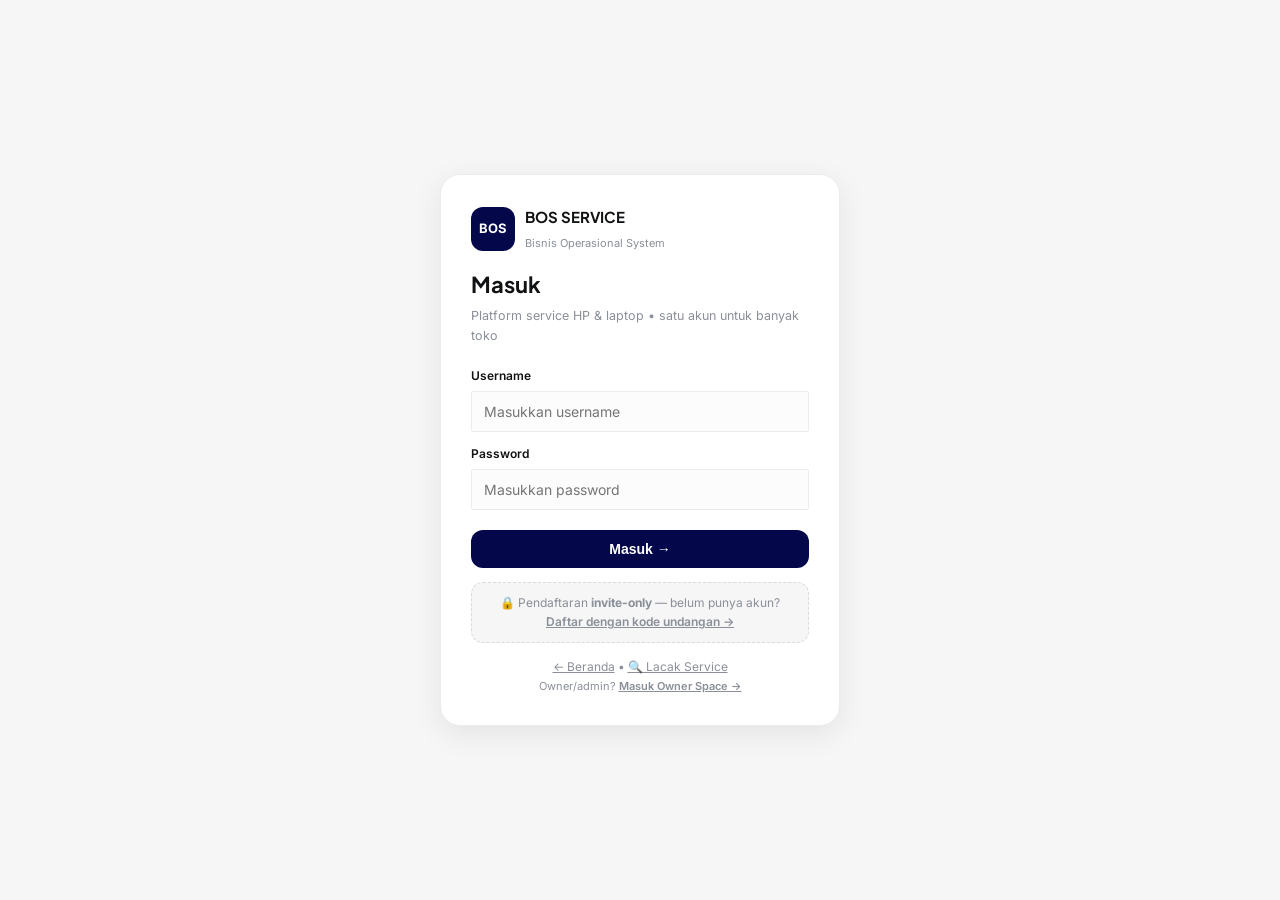
<file: index.html>
<!DOCTYPE html>
<html lang="id">
<head>
    <meta charset="UTF-8">
    <meta http-equiv="refresh" content="0;url=frontend/index.html">
    <title>Mengarahkan…</title>
    <script>location.replace("frontend/index.html");</script>
</head>
<body>
    <p style="font-family:sans-serif">File lama — <a href="frontend/index.html">klik di sini untuk buka aplikasi</a>.</p>
</body>
</html>
</file>
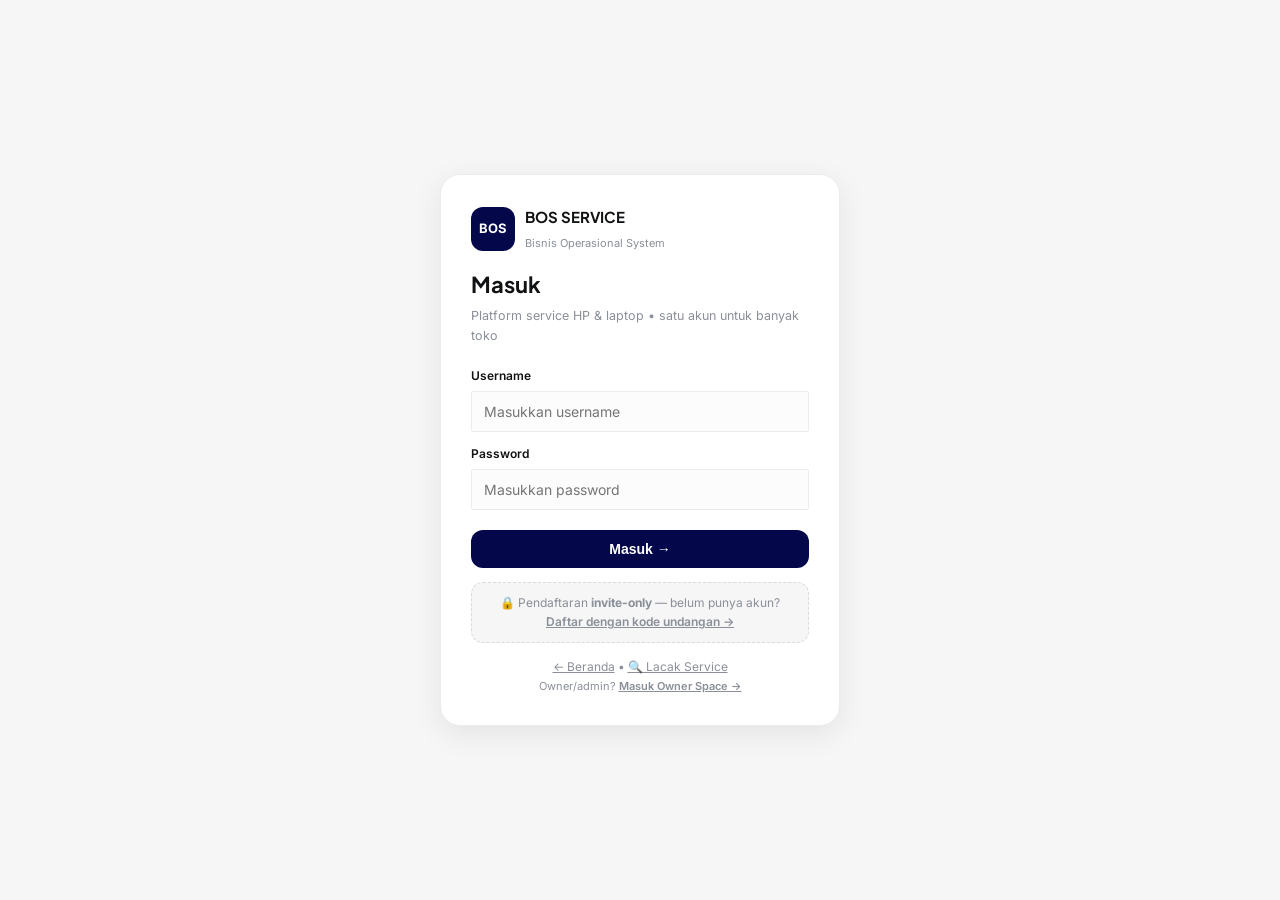
<file: frontend/index.html>
<!DOCTYPE html>
<html lang="id">
<head>
    <meta charset="UTF-8">
    <meta name="viewport" content="width=device-width, initial-scale=1.0">
    <title>B_gadget — POS Service HP Dashboard</title>
    <link rel="preconnect" href="https://fonts.googleapis.com">
    <link href="https://fonts.googleapis.com/css2?family=Inter:wght@400;500;600;700&family=Plus+Jakarta+Sans:wght@600;700&display=swap" rel="stylesheet">
    <link rel="stylesheet" href="assets/css/style.css?v=notif2">
    <style>html.guard-lock body{visibility:hidden}</style>
    <script>
    // Guard dini anti-bocor: sembunyikan body sampai lolos auth.
    // Penting untuk tombol Kembali (bfcache) yang tidak mengulang DOMContentLoaded.
    (function(){
      try{ document.documentElement.classList.add('guard-lock'); }catch(e){}
      function tokenExpired(t){
        try{
          var parts = String(t).split('.');
          if(parts.length !== 3) return false;
          var payload = JSON.parse(atob(parts[1].replace(/-/g, '+').replace(/_/g, '/')));
          if(!payload.exp) return false;
          return (payload.exp * 1000) < (Date.now() + 10000);
        }catch(e){ return false; }
      }
      function sessionExpired(){
        try{
          var at = parseInt(localStorage.getItem('login_at') || '0', 10);
          if(!at) return false; // token lama: andalkan exp JWT saja
          return (Date.now() - at) >= 2*60*60*1000;
        }catch(e){ return false; }
      }
      function needLogin(){
        try{
          var t = localStorage.getItem('access_token');
          if(!t) return true;
          if(tokenExpired(t) || sessionExpired()){
            try{ localStorage.removeItem('access_token'); localStorage.removeItem('login_at'); }catch(e){}
            return true;
          }
          return false;
        }catch(e){ return true; }
      }
      function guardReplace(){
        if(needLogin()){
          try{ location.replace('login.html'); }catch(e){ location.href='login.html'; }
          return true;
        }
        return false;
      }
      // cek sinkron saat parse head — cegah flash dashboard sebelum redirect
      guardReplace();
      // bfcache: pageshow persisted=true saat Back/Forward — cek ulang
      window.addEventListener('pageshow', function(ev){ guardReplace(); });
      window.__dashGuardReplace = guardReplace;
    })();
    </script>
    <script src="assets/js/embed.js?v=uni1"></script>
</head>
<body>
    <div class="app">
        <!-- SIDEBAR -->
        <aside class="sidebar" id="sidebar">
            <div class="sidebar-top">
                <div class="brand">
                    <div class="brand-icon">◈</div>
                    <div>
                        <h2 id="brandStoreName">B_gadget</h2>
                        <p>POS Service HP</p>
                    </div>
                </div>
                <div class="store-switch" style="padding:8px 12px 0">
                    <label id="storeSwitcherLabel" for="storeSwitcher" style="font-size:10.5px;color:#9aa0a6;display:block;margin-bottom:4px">🏪 Toko aktif</label>
                    <select id="storeSwitcher" onchange="switchActiveStore(this.value)" style="width:100%;padding:7px 8px;border-radius:8px;border:1px solid #2a2c2f;background:#1b1d1f;color:#e5e7eb;font-size:12px;outline:0"></select>
                </div>
                <nav class="menu">
                    <button class="menu-item active" data-view="dashboard">
                        <span class="mi">▦</span> Dashboard
                    </button>

                    <div class="menu-category">SERVICE</div>
                    <button class="menu-item" data-view="semua-service">
                        <span class="mi">☰</span> Semua Service
                        <span class="badge">8</span>
                    </button>
                    <button class="menu-item" data-view="service-masuk">
                        <span class="mi">＋</span> Service Masuk
                    </button>
                    <button class="menu-item" data-view="proses">
                        <span class="mi">⚙</span> Proses Service
                        <span class="badge" id="badge-proses">0</span>
                    </button>
                    <button class="menu-item" data-view="bisa-diambil">
                        <span class="mi">✓</span> Bisa Diambil
                        <span class="badge" id="badge-bisa-diambil">0</span>
                    </button>
                    <button class="menu-item" data-view="sudah-diambil">
                        <span class="mi">✔</span> Sudah Diambil
                        <span class="badge" id="badge-sudah-diambil">0</span>
                    </button>
                    <button class="menu-item" data-view="service-failed">
                        <span class="mi">✕</span> Service Failed
                        <span class="badge" id="badge-service-failed">0</span>
                    </button>
                    <button class="menu-item" data-view="status-garansi">
                        <span class="mi">♡</span> Status Garansi
                        <span class="badge" id="badge-status-garansi">0</span>
                    </button>

                    <div class="menu-category" id="cat-customer">CUSTOMER</div>
                    <button class="menu-item" data-view="pelanggan">
                        <span class="mi">◎</span> Data Pelanggan
                    </button>
                    <button class="menu-item" data-view="tambah-pelanggan">
                        <span class="mi">＋</span> Tambah Pelanggan
                    </button>

                    <div class="menu-category">INVENTORY</div>
                    <button class="menu-item" data-view="inventory-sparepart">
                        <span class="mi">◈</span> Sparepart
                    </button>
                    <button class="menu-item" data-view="inventory-asesoris">
                        <span class="mi">🎧</span> Asesories
                    </button>
                    <button class="menu-item" data-view="inventory-alat">
                        <span class="mi">⚒</span> Alat
                    </button>
                    <button class="menu-item" data-view="inventory-tambah">
                        <span class="mi">＋</span> Tambah Item
                    </button>

                    <div class="menu-category">TRANSAKSI</div>
                    <button class="menu-item" data-view="transaksi-penjualan">
                        <span class="mi">₿</span> Penjualan
                    </button>
                    <button class="menu-item" data-view="transaksi-pembayaran">
                        <span class="mi">💳</span> Pembayaran
                    </button>
                    <button class="menu-item" data-view="transaksi-pendapatan">
                        <span class="mi">💰</span> Pendapatan Sukses
                        <span class="badge" id="badge-pendapatan">0</span>
                    </button>
                    <button class="menu-item" data-view="kas-saya">
                        <span class="mi">🏪</span> Kas Toko
                    </button>
                    <button class="menu-item" data-view="gajian">
                        <span class="mi">💰</span> Gajian Sabtu
                    </button>

                    <div class="menu-category">AKUN</div>
                    <button class="menu-item" data-view="pengaturan">
                        <span class="mi">⚙</span> Pengaturan Toko
                    </button>
                    <button class="menu-item" data-view="kelola-tim">
                        <span class="mi">👥</span> Kelola Tim
                    </button>
                    <a class="menu-item" id="menu-owner" href="owner.html" style="text-decoration:none">
                        <span class="mi">🏪</span> Owner Space
                    </a>
                    <button class="menu-item" data-view="profil">
                        <span class="mi">👤</span> Atur Profil
                    </button>

                </nav>
            </div>

            <div class="sidebar-bottom">
                <div class="user-card" onclick="switchView('profil')" style="cursor:pointer" title="Atur Profil">
                    <img src="https://i.pravatar.cc/100?img=33" alt="user" id="sidebar-avatar">
                    <div>
                        <strong id="sidebar-username">Admin Toko</strong>
                        <span id="sidebar-role">Kasir • Shift Pagi</span>
                    </div>
                    <button class="icon-btn" onclick="event.stopPropagation(); switchView('profil')" title="Atur Profil">⋯</button>
                </div>
                <button class="btn-logout" onclick="handleLogout()" title="Keluar dari akun">
                    <span class="logout-icon">⎋</span> Logout
                </button>
                <div class="store-info">
                    <span>● Sistem Online</span>
                    <span id="app-ver">vBOS9-guard1</span>
                </div>
            </div>
        </aside>
        <div class="sidebar-overlay" id="sidebarOverlay" onclick="closeSidebar()"></div>

        <!-- MAIN -->
        <main class="main">
            <header class="topbar">
                <div class="topbar-left">
                    <button class="hamburger" id="hamburger">☰</button>
                    <div>
                        <h1 id="page-title">Selamat datang</h1>
                        <p id="page-subtitle">Ringkasan service hari ini</p>
                    </div>
                </div>
                <div class="topbar-right">
                    <button id="connPill" onclick="manualSync()" title="Status koneksi — klik untuk sync" style="font-size:11px;font-weight:700;background:#ecfdf5;color:#065f46;border:1px solid #a7f3d0;padding:7px 10px;border-radius:10px;white-space:nowrap;cursor:pointer">🟢 Online</button>
                    <div id="realtimeClock" style="font-size:11px;color:#4b5563;background:#fff;border:1px solid #ececec;padding:7px 10px;border-radius:10px;white-space:nowrap;font-weight:600">—</div>
                    <div class="search-box" id="topSearchBox">
                        <span>⌕</span>
                        <input type="text" id="globalSearch" placeholder="Cari pelanggan, HP, IMEI, invoice...">
                    </div>
                    <button class="btn btn-ghost small" onclick="manualSync()" title="Paksa sync antrean offline ke server sekarang" style="padding:7px 10px;font-size:11px;background:#ecfdf5;border-color:#a7f3d0;color:#065f46">🔄 Sync</button>
                    <button class="btn btn-ghost small" onclick="clearCacheAndReload()" title="Clear cache & hard reload (antrean offline AMAN tidak ikut terhapus)" style="padding:7px 10px;font-size:11px;background:#fef2f2;border-color:#fecaca;color:#991b1b">🧹 Cache</button>
                    <button class="btn btn-dark" id="btnServiceBaru" onclick="switchView('service-masuk')" style="display:none">+ Service Baru</button>
                    <div class="notif-wrap" id="notifWrap">
                        <button class="notif" id="notifBell" onclick="handleNotifClick(event)" title="Notifikasi & tugas toko" aria-label="Notifikasi">
                            <span class="notif-ico">🔔</span>
                            <span class="dot" id="notifDot"></span>
                            <span class="notif-count" id="notifCount">0</span>
                        </button>
                        <div class="notif-panel" id="notifPanel" style="display:none">
                            <div class="notif-panel-head">
                                <strong>🔔 Notifikasi & Tugas Toko</strong>
                                <span class="notif-badge" id="notifPerhatian">0 Perhatian</span>
                            </div>
                            <button class="notif-brief" onclick="notifGo('dashboard')">📋 Buka Briefing Rutin Toko</button>
                            <div class="notif-list" id="notifList"></div>
                            <div class="notif-panel-foot"><button onclick="closeNotifPanel()">Tutup</button></div>
                        </div>
                    </div>
                </div>
            </header>

            <!-- VIEW: DASHBOARD -->
            <section class="view active" id="view-dashboard">
                <div id="previewBanner" class="approval-banner" style="display:none;background:#eff6ff;border-color:#bfdbfe">
                    <div class="approval-banner-left">
                        <div class="approval-banner-icon">👁</div>
                        <div>
                            <strong id="previewTitle" style="font-size:13px">Mode preview teknisi</strong>
                            <p id="previewSub" style="font-size:12px;color:#1e40af;margin-top:2px">Filter terkunci ke 1 teknisi — kamu tetap login owner (full akses).</p>
                        </div>
                    </div>
                    <button class="btn btn-dark small" style="white-space:nowrap" onclick="exitPreviewTeknisi()">✕ Keluar preview</button>
                </div>
                <div id="approvalBanner" class="approval-banner" style="display:none" onclick="switchView('approval-akun')">
                    <div class="approval-banner-left">
                        <div class="approval-banner-icon">🛡️</div>
                        <div>
                            <strong id="bannerTitle" style="font-size:13px">Ada akun menunggu persetujuan</strong>
                            <p id="bannerSub" style="font-size:12px;color:#92400e;margin-top:2px">Klik untuk setujui admin/teknisi baru</p>
                        </div>
                    </div>
                    <button class="btn btn-dark small" style="white-space:nowrap" onclick="event.stopPropagation(); switchView('approval-akun')">Lihat →</button>
                </div>
                <div id="kasBarToko" class="approval-banner" style="display:none"></div>
                <div class="stats stats-5" id="statsPeriodeToko">
                    <div class="stat-card stat-omset">
                        <div class="stat-head"><span>OMSET HARI INI</span><span class="stat-icon" style="background:#d1fae5;color:#047857">💵</span></div>
                        <h3 id="stat-omset-periode">Rp 0</h3>
                        <p class="trend" id="stat-omset-periode-sub">Periode hari ini</p>
                    </div>
                    <div class="stat-card stat-kotor">
                        <div class="stat-head"><span>LABA KOTOR</span><span class="stat-icon" style="background:#dbeafe;color:#1d4ed8">📈</span></div>
                        <h3 id="stat-laba-kotor">Rp 0</h3>
                        <p class="trend">Biaya − HPP jasa &amp; sparepart</p>
                    </div>
                    <div class="stat-card stat-beban">
                        <div class="stat-head"><span>TOTAL BEBAN</span><span class="stat-icon" style="background:#fee2e2;color:#b91c1c">🧾</span></div>
                        <h3 id="stat-total-beban">Rp 0</h3>
                        <p class="trend">Beban toko + hadir</p>
                    </div>
                    <div class="stat-card stat-bersih" id="statLabaBersihCard">
                        <div class="stat-head"><span>LABA BERSIH</span><span class="stat-icon" style="background:#dcfce7;color:#15803d">🏆</span></div>
                        <h3 id="stat-laba-bersih">Rp 0</h3>
                        <p class="trend">Biaya − HPP jasa &amp; sparepart − beban toko</p>
                    </div>
                    <div class="stat-card stat-target">
                        <div class="stat-head"><span>🎯 TARGET 1 GAJI (CTS)</span><span class="target-fase" id="stat-target-fase">FASE 1/2</span></div>
                        <h3 id="stat-target-gaji">Rp 0</h3>
                        <div class="target-bar"><div id="stat-target-bar" style="width:0%"></div></div>
                        <div class="target-meta"><span>Laba: <strong id="stat-target-laba">Rp 0</strong></span><span id="stat-target-kurang">Kurang Rp 0</span></div>
                    </div>
                </div>

                <div class="stats">
                    <div class="stat-card" style="border-left:4px solid #2563eb;background:#eff6ff;cursor:pointer" onclick="statGoMasuk()" title="Lihat semua service →">
                        <div class="stat-head"><span>Service Masuk</span><span class="stat-icon" style="background:#dbeafe;color:#1d4ed8">📥</span></div>
                        <h3 id="stat-service-masuk" style="color:#1d4ed8">0</h3>
                        <p class="trend" style="color:#1e40af">Masuk hari ini • klik →</p>
                    </div>
                    <div class="stat-card" style="border-left:4px solid #059669;background:#ecfdf5;cursor:pointer" onclick="statGoSukses()" title="Lihat service sukses →">
                        <div class="stat-head"><span>Service Sukses</span><span class="stat-icon" style="background:#d1fae5;color:#047857">✅</span></div>
                        <h3 id="stat-service-sukses" style="color:#047857">0</h3>
                        <p class="trend" style="color:#065f46">Sukses hari ini • klik →</p>
                    </div>
                    <div class="stat-card" style="border-left:4px solid #7c3aed;background:#f5f3ff;cursor:pointer" onclick="statGoProses()" title="Lihat Proses Service →">
                        <div class="stat-head"><span>Proses Service</span><span class="stat-icon" style="background:#ede9fe;color:#6d28d9">🔧</span></div>
                        <h3 id="stat-proses-service" style="color:#6d28d9">0</h3>
                        <p class="trend" style="color:#5b21b6">Sedang diproses • klik →</p>
                    </div>
                    <div class="stat-card" style="border-left:4px solid #f59e0b;background:#fffbeb;cursor:pointer" onclick="statGoMenungguKonfirmasi()" title="Lihat Menunggu Konfirmasi →">
                        <div class="stat-head"><span>Menunggu Konfirmasi</span><span class="stat-icon" style="background:#fffbeb;color:#b45309;border:1px solid #fde68a">⋯</span></div>
                        <h3 id="stat-menunggu-konfirmasi" style="color:#b45309">0</h3>
                        <p class="trend" style="color:#92400e">Butuh konfirmasi segera • klik →</p>
                    </div>
                </div>

                <div class="grid-2">
                    <div class="card">
                        <div class="card-head">
                            <h3>Antrian Service Terbaru</h3>
                            <button class="link" onclick="switchView('proses')">Lihat semua →</button>
                        </div>
                        <div class="table-wrap">
                            <table class="table" id="tableDashboard">
                                <thead><tr><th>Invoice</th><th>Pelanggan / Device</th><th>Keluhan</th><th>Status</th></tr></thead>
                                <tbody></tbody>
                            </table>
                        </div>
                    </div>
                    <div class="card">
                        <div class="card-head">
                            <h3>Performa Teknisi</h3>
                            <div style="display:flex;align-items:center;gap:4px">
                                <button class="btn btn-ghost small" style="padding:2px 7px;font-size:13px;line-height:1" onclick="dashWeekShift(-1)" title="Minggu sebelumnya">‹</button>
                                <span class="muted" id="techWeekLabel" style="white-space:nowrap;font-weight:600;color:#374151">Minggu ini</span>
                                <button class="btn btn-ghost small" id="techWeekNext" style="padding:2px 7px;font-size:13px;line-height:1" onclick="dashWeekShift(1)" title="Minggu berikutnya">›</button>
                            </div>
                        </div>
                        <p class="muted" id="techWeekSub" style="font-size:11px;margin:-2px 0 10px">6 hari kerja (Sen–Sab)</p>
                        <div class="tech-list"></div>
                    </div>
                </div>
                <!-- INDIKATOR HITS: MERK & KELUHAN -->
                <div class="grid-2" style="margin-top:16px">
                    <div class="card">
                        <div class="card-head"><h3>📱 Merk HP Hits</h3><span class="muted">Top brand paling sering masuk</span></div>
                        <div id="brandHitsList" style="display:flex;flex-direction:column;gap:10px"></div>
                        <p id="brandHitsEmpty" style="display:none;font-size:12px;color:#8a8f98;text-align:center;padding:12px">Belum ada data</p>
                    </div>
                    <div class="card">
                        <div class="card-head"><h3>🛠️ Keluhan Hits</h3><span class="muted">Kasus paling sering</span></div>
                        <div id="keluhanHitsList" style="display:flex;flex-direction:column;gap:10px"></div>
                        <p id="keluhanHitsEmpty" style="display:none;font-size:12px;color:#8a8f98;text-align:center;padding:12px">Belum ada data</p>
                    </div>
                </div>
            </section>

            <!-- VIEW: SERVICE MASUK -->
            <section class="view" id="view-service-masuk">
                <div class="grid-form">
                    <div class="card form-card">
                        <div class="card-head">
                            <h3>Form Service Masuk</h3>
                            <span class="invoice-pill" id="invoicePreview">INV-2026-0123</span>
                        </div>
                        <form id="serviceForm" onsubmit="handleServiceSubmit(event)">
                            <div class="form-grid">
                                <div class="field"><label>Nama Pelanggan *</label><input id="f-nama" required placeholder="Contoh: Renee Budiman"></div>
                                <div class="field"><label>No. WhatsApp <span style="color:#8a8f98;font-weight:400">(boleh kosong)</span></label><input id="f-wa" placeholder="08xxxxxxxxxx — kosongkan jika tidak ada"></div>
                                <div class="field"><label>Tipe HP / Device *</label><input id="f-device" required placeholder="iPhone 11 / Samsung A54"></div>
                                <div class="field"><label>IMEI / Serial (opsional)</label><input id="f-imei" placeholder="8899 / 35xxxxxxxxxxxx" minlength="4" maxlength="30"><span style="font-size:10px;color:#8a8f98">Minimal 4 digit — akan muncul di setiap kartu seperti tipe HP</span></div>
                                <div class="field full"><label>Keluhan / Kerusakan *</label><textarea id="f-keluhan" required placeholder="Deskripsi keluhan: mati total, LCD pecah, baterai drop..."></textarea></div>
                                <div class="field full"><label>Keterangan / Kondisi Awal <span style="color:#8a8f98;font-weight:400">(opsional — konfirmasi ke pelanggan)</span></label><textarea id="f-keterangan" placeholder="Contoh: LCD retak pojok kanan, tombol volume lepas, baterai kembung — sudah dikonfirmasi ke pelanggan"></textarea></div>
                                <div class="field"><label>Kelengkapan</label>
                                    <div class="chips" id="chips">
                                        <button type="button" class="chip" data-value="HP Saja">HP Saja</button>
                                        <button type="button" class="chip" data-value="+ Charger">+ Charger</button>
                                        <button type="button" class="chip" data-value="+ Dus">+ Dus</button>
                                        <button type="button" class="chip" data-value="+ Kartu SIM">+ Kartu SIM</button>
                                    </div>
                                </div>
                                <div class="field"><label>Estimasi Biaya</label><input id="f-biaya" type="text" inputmode="numeric" placeholder="Rp 0" autocomplete="off"><span id="f-biaya-preview" style="font-size:11px;color:#059669;margin-top:4px;display:none">Rp 0</span></div>
                                <div class="field"><label>Kategori</label>
                                    <select id="f-kategori"><option value="" selected>Auto (dari keluhan)</option><option value="ringan">Ringan (LCD/Baterai)</option><option value="berat">Berat (IC/Board/Mati Total)</option></select>
                                    <span id="kuotaInfo" style="font-size:11px;color:#b45309;margin-top:4px"></span>
                                </div>
                                <div class="field"><label>Teknisi</label>
                                    <select id="f-teknisi" onchange="refreshKuotaInfo()"><option selected>Menunggu Teknisi</option><option>Andi</option><option>Sinta</option><option>Budi</option></select>
                                </div>
                                <div class="field"><label>Estimasi Selesai *</label><input id="f-estimasi" type="date" required onchange="updateDeadlinePreview()"></div>
                                <div class="field"><label>Penerima *</label>
                                    <select id="f-penerima" required>
                                        <option value="" disabled selected>Memuat anggota...</option>
                                    </select>
                                    <span id="deadlinePreview" style="font-size:11px;color:#059669;margin-top:4px">Deadline otomatis = Estimasi Selesai</span>
                                </div>
                            </div>
                            <div class="form-actions">
                                <button type="button" class="btn btn-ghost" onclick="resetForm()">Reset</button>
                                <button type="submit" class="btn btn-dark">Simpan & Cetak Nota →</button>
                            </div>
                        </form>
                    </div>

                    <div class="stack">
                        <details class="card info-card">
                            <summary style="font-size:13px;font-weight:700;cursor:pointer;list-style:none">💡 Tips Input <span style="font-weight:400;color:#8a8f98;font-size:11px">(klik)</span></summary>
                            <ul>
                                <li>Pastikan No WA aktif untuk notifikasi otomatis.</li>
                                <li>Foto kondisi HP sebelum service (opsional).</li>
                                <li>Nota akan ter-generate otomatis + QR tracking.</li>
                            </ul>
                        </details>
                        <div class="card">
                            <div class="card-head"><h3>Antrian Hari Ini</h3><span class="badge-count" id="queueCount">12 antrian</span></div>
                            <div class="queue-list" id="queueList"></div>
                        </div>
                    </div>
                </div>
            </section>

            <!-- VIEW: DATA PELANGGAN -->
            <section class="view" id="view-pelanggan">
                <div class="card">
                    <div class="card-head toolbar">
                        <div class="toolbar-left">
                            <h3>Data Pelanggan</h3>
                            <span class="count-pill" id="pelangganCount">48 pelanggan</span>
                        </div>
                        <div class="toolbar-right">
                            <div class="search-box small"><span>⌕</span><input id="searchPelanggan" placeholder="Cari nama, HP, device..."></div>
                            <select id="filterDevice"><option value="">Semua Device</option><option>iPhone</option><option>Samsung</option><option>Xiaomi</option><option>Oppo</option></select>
                            <button class="btn btn-dark small">Export CSV</button>
                        </div>
                    </div>
                    <div class="table-wrap">
                        <table class="table" id="tablePelanggan">
                            <thead><tr><th>Pelanggan</th><th>Device</th><th>Total Service</th><th>Terakhir Service</th><th>Status Langganan</th><th></th></tr></thead>
                            <tbody></tbody>
                        </table>
                    </div>
                    <div class="pagination"><span id="paginationInfo">Menampilkan 6 dari 48</span><div id="pelangganPaginationBtns"><button class="page-btn" disabled>‹</button><button class="page-btn active">1</button><button class="page-btn">2</button><button class="page-btn">›</button></div></div>
                </div>
            </section>

            <!-- VIEW: PROSES SERVICE -->
            <section class="view" id="view-proses">
                <div class="tabs">
                    <button class="tab active" data-filter="all">Semua <span>12</span></button>
                    <button class="tab" data-filter="Antri">Antri <span>5</span></button>
                    <button class="tab" data-filter="Menunggu Konfirmasi">Menunggu Konfirmasi <span>0</span></button>
                    <button class="tab" data-filter="Dikerjakan">Dikerjakan <span>2</span></button>
                    <button class="tab" data-filter="Menunggu Sparepart">Sparepart <span>2</span></button>
                </div>
                <div class="tabs" style="margin-top:8px">
                    <button class="tab active" data-deadline="all" onclick="setDeadlineFilter('all')">Deadline: Semua</button>
                    <button class="tab" data-deadline="overdue" onclick="setDeadlineFilter('overdue')">⚠ Overdue <span id="countOverdue">0</span></button>
                    <button class="tab" data-deadline="today" onclick="setDeadlineFilter('today')">⏰ Hari Ini <span id="countToday">0</span></button>
                    <button class="tab" data-deadline="harian" onclick="setDeadlineFilter('harian')">Harian 3h <span id="countHarian">0</span></button>
                    <button class="tab" data-deadline="mingguan" onclick="setDeadlineFilter('mingguan')">Mingguan 7h <span id="countMingguan">0</span></button>
                </div>
                <div style="display:flex;gap:8px;align-items:center;margin-top:8px">
                    <label for="filterTeknisiProses" style="font-size:11px;color:#8a8f98">👨‍🔧 Teknisi:</label>
                    <select id="filterTeknisiProses" onchange="renderKanban()" title="Filter kinerja per teknisi" style="padding:8px 10px;border:1px solid #ececec;border-radius:10px;font-size:12px;background:#fff"><option value="">Semua Teknisi</option></select>
                </div>
                <div class="kanban" id="kanban"></div>
                <div class="pagination"><span id="kanbanPaginationInfo"></span><div id="kanbanPaginationBtns"></div></div>
            </section>

            <!-- SERVICE: SEMUA SERVICE -->
            <section class="view" id="view-semua-service">
                <!-- BLOK KHUSUS: MENUNGGU TEKNISI -->
                <div id="menungguTeknisiBlock" style="display:none;margin-bottom:16px">
                    <div class="card" style="border-left:4px solid #f59e0b;background:#fffbeb;border-color:#fde68a">
                        <div class="card-head">
                            <h3 style="display:flex;align-items:center;gap:8px">⏳ Menunggu Teknisi <span style="background:#f59e0b;color:#fff;padding:2px 8px;border-radius:20px;font-size:11px" id="menungguCount">0 device</span></h3>
                            <button class="btn btn-ghost small" style="font-size:11px" onclick="document.getElementById('filterStatusSemua').value='';document.getElementById('searchSemua').value='';renderSemuaService();document.getElementById('menungguTeknisiBlock').scrollIntoView({behavior:'smooth'})">↻ Refresh</button>
                        </div>
                        <p style="font-size:12px;color:#92400e;margin-bottom:12px">HP yang belum di-assign ke teknisi — segera pilih teknisi agar tidak mengantre lama. Klik <strong>Assign</strong> langsung di kartu.</p>
                        <div id="menungguList" style="display:grid;grid-template-columns:repeat(auto-fill,minmax(260px,1fr));gap:10px"></div>
                    </div>
                </div>
                <div class="card compact-card">
                    <div class="card-head toolbar">
                        <div class="toolbar-left"><h3>Semua Service</h3><span class="count-pill" id="semuaCount">0 service</span></div>
                        <div class="toolbar-right"><div class="search-box small"><span>⌕</span><input id="searchSemua" placeholder="Cari invoice, pelanggan..."></div>
                        <select id="filterStatusSemua"><option value="">Semua Status</option><option>Antri</option><option>Menunggu Konfirmasi</option><option>Dikerjakan</option><option>Menunggu Sparepart</option><option>Service Sukses</option><option>Bisa Diambil</option><option>Service Failed</option><option>Garansi</option></select>
                        <select id="filterTeknisiSemua" onchange="renderSemuaService()" title="Filter kinerja per teknisi" style="padding:8px 10px;border:1px solid #ececec;border-radius:10px;font-size:12px;background:#fff"><option value="">Semua Teknisi</option></select></div>
                    </div>
                    <div class="table-wrap"><table class="table compact" id="tableSemua"><thead><tr><th>Invoice</th><th>Pelanggan / Device</th><th>Keluhan</th><th>Teknisi</th><th>Penerima</th><th title="WhatsApp" style="text-align:center"><svg width="16" height="16" viewBox="0 0 24 24" fill="none" xmlns="http://www.w3.org/2000/svg" style="vertical-align:middle"><path d="M19.05 4.94A9.88 9.88 0 0012 2C6.48 2 2 6.48 2 12c0 1.76.46 3.48 1.32 4.99L2 22l5.09-1.33A9.88 9.88 0 0012 22c5.52 0 10-4.48 10-10 0-2.64-1.03-5.12-2.95-6.94v-.12z" fill="#25D366"/><path d="M17.1 14.3c-.23-.12-1.35-.67-1.56-.75-.21-.08-.36-.12-.51.12-.15.23-.58.75-.71.9-.13.15-.25.17-.47.06-.22-.12-.94-.35-1.79-1.11-.66-.59-1.1-1.32-1.23-1.54-.13-.22-.01-.34.1-.45.1-.1.22-.25.33-.38.11-.12.15-.22.22-.37.07-.15.04-.27-.02-.38-.06-.11-.51-1.23-.7-1.68-.18-.44-.37-.38-.51-.39h-.43c-.15 0-.38.06-.58.27-.2.22-.77.75-.77 1.84s.79 2.13.9 2.28c.11.15 1.55 2.37 3.76 3.32.53.22.94.36 1.26.46.53.17 1.01.14 1.39.09.42-.06 1.35-.55 1.54-1.08.19-.53.19-.98.13-1.08-.06-.1-.21-.16-.43-.27z" fill="white"/></svg></th><th>Biaya</th><th>Status</th><th></th></tr></thead><tbody></tbody></table></div>
                    <div class="pagination"><span id="semuaPaginationInfo">Menampilkan 0 dari 0</span><div id="semuaPaginationBtns"></div></div>
                </div>
            </section>

            <!-- SERVICE: BISA DIAMBIL -->
            <section class="view" id="view-bisa-diambil">
                <div class="card"><div class="card-head"><h3>Bisa Diambil</h3><span class="count-pill" id="bisaCount">0 siap</span><span class="badge-status Selesai">Siap diambil pelanggan</span><select id="filterTeknisiBisa" onchange="renderStatusView('kanbanBisaDiambil','Bisa Diambil')" title="Filter kinerja per teknisi" style="padding:6px 8px;border:1px solid #ececec;border-radius:10px;font-size:11px;background:#fff;margin-left:auto"><option value="">Semua Teknisi</option></select></div><div class="tabs" style="margin-bottom:10px"><button class="tab active" data-bisa="all" onclick="setBisaFilter('all')">Semua</button><button class="tab" data-bisa="JADI" onclick="setBisaFilter('JADI')">✅ Berhasil</button><button class="tab" data-bisa="TIDAK" onclick="setBisaFilter('TIDAK')">❌ Gagal</button></div><div class="kanban" id="kanbanBisaDiambil"></div><div class="pagination"><span id="bisaPaginationInfo"></span><div id="bisaPaginationBtns"></div></div></div>
            </section>

            <!-- SERVICE: SUDAH DIAMBIL -->
            <section class="view" id="view-sudah-diambil">
                <div class="card"><div class="card-head toolbar"><div class="toolbar-left"><h3>Sudah Diambil</h3><span class="count-pill" id="sudahCount">0 selesai</span><span class="muted">Terurut dari Bisa Diambil terbaru</span></div><div class="toolbar-right"><select id="filterTeknisiSudah" onchange="renderStatusView('kanbanSudahDiambil','Sudah Diambil')" title="Filter kinerja per teknisi" style="padding:8px 10px;border:1px solid #ececec;border-radius:10px;font-size:12px;background:#fff"><option value="">Semua Teknisi</option></select></div></div><div class="kanban" id="kanbanSudahDiambil"></div><div class="pagination"><span id="sudahPaginationInfo"></span><div id="sudahPaginationBtns"></div></div></div>
            </section>

            <!-- SERVICE: FAILED -->
            <section class="view" id="view-service-failed">
                <div class="card"><div class="card-head"><h3>Service Failed</h3><span class="count-pill" id="failedCount">0 failed</span><span class="badge-status Menunggu Sparepart">Gagal / tidak bisa diperbaiki</span><select id="filterTeknisiFailed" onchange="renderStatusView('kanbanFailed','Service Failed')" title="Filter kinerja per teknisi" style="padding:6px 8px;border:1px solid #ececec;border-radius:10px;font-size:11px;background:#fff;margin-left:auto"><option value="">Semua Teknisi</option></select></div><div class="kanban" id="kanbanFailed"></div><div class="pagination"><span id="failedPaginationInfo"></span><div id="failedPaginationBtns"></div></div></div>
            </section>

            <!-- SERVICE: GARANSI -->
            <section class="view" id="view-status-garansi">
                <div class="card"><div class="card-head"><h3>Status Garansi</h3><span class="count-pill" id="garansiCount">0 garansi</span><span class="muted">Service dalam masa garansi</span><select id="filterTeknisiGaransi" onchange="renderStatusView('kanbanGaransi','Garansi')" title="Filter kinerja per teknisi" style="padding:6px 8px;border:1px solid #ececec;border-radius:10px;font-size:11px;background:#fff;margin-left:auto"><option value="">Semua Teknisi</option></select></div><div class="kanban" id="kanbanGaransi"></div><div class="pagination"><span id="garansiPaginationInfo"></span><div id="garansiPaginationBtns"></div></div></div>
            </section>

            <!-- CUSTOMER: TAMBAH PELANGGAN -->
            <section class="view" id="view-tambah-pelanggan">
                <div class="card form-card"><div class="card-head"><h3>Tambah Pelanggan</h3></div>
                <form id="customerForm" onsubmit="handleCustomerSubmit(event)">
                    <div class="form-grid">
                        <div class="field"><label>Nama Pelanggan *</label><input id="c-nama" required placeholder="Nama lengkap"></div>
                        <div class="field"><label>No. WhatsApp <span style="color:#8a8f98;font-weight:400">(boleh kosong)</span></label><input id="c-wa" placeholder="08xxxxxxxxxx — kosongkan jika tidak ada"></div>
                        <div class="field"><label>IMEI Handphone <span style="color:#8a8f98;font-weight:400">(boleh kosong — identitas device)</span></label><input id="c-imei" placeholder="IMEI HP — untuk dikenali tanpa nomor WA"></div>
                        <div class="field full"><label>Catatan</label><input id="c-note" placeholder="Pelanggan prioritas, langganan, dll"></div>
                    </div>
                    <div class="form-actions"><button type="reset" class="btn btn-ghost">Reset</button><button type="submit" class="btn btn-dark">Simpan Pelanggan →</button></div>
                </form></div>
            </section>

            <!-- INVENTORY: SPAREPART — editable Masuk/Keluar/Stok Akhir/Harga -->
            <section class="view" id="view-inventory-sparepart">
                <div class="card">
                    <div class="card-head toolbar">
                        <div class="toolbar-left"><h3>Sparepart</h3><span class="count-pill" id="sparepartCount">0 item</span><span id="sparepartWarning" style="display:none;background:#fef2f2;color:#dc2626;padding:4px 8px;border-radius:20px;font-size:11px">Stok tipis</span></div>
                        <div class="toolbar-right">
                            <div class="search-box small"><span>⌕</span><input id="searchSparepart" placeholder="Cari part, kategori, merk..."></div>
                            <select id="filterMerkSp" style="padding:8px 10px;border:1px solid #ececec;border-radius:10px;font-size:12px;background:#fff"><option value="">Semua Merk</option><option>IPHONE</option><option>SAMSUNG</option><option>XIAOMI</option><option>OPPO</option><option>VIVO</option><option>INFINIX</option><option>ROBOT</option><option>OLIKE</option><option>BASEUS</option><option>ANKER</option><option>UNEED</option><option>KAKU</option><option>HIPPO</option><option>ORIGINAL</option><option>GENERIC</option><option>LAIN</option></select>
                            <select id="filterKategoriSp" style="padding:8px 10px;border:1px solid #ececec;border-radius:10px;font-size:12px"><option value="">Semua Kategori</option><option>Display</option><option>Baterai</option><option>Kamera</option><option>Mesin</option><option>Fleksibel</option><option>Konsumsi</option></select>
                            <button class="btn btn-dark small" onclick="switchView('inventory-tambah')">+ Tambah Item</button>
                        </div>
                    </div>
                    <p style="font-size:11px;color:#8a8f98;margin-bottom:10px">🔒 <strong>Stok dikunci (auto = Masuk − Keluar)</strong> dari database. <strong>Masuk</strong> via tombol <strong>+ Masuk</strong> (tercatat), <strong>Keluar</strong> via <strong>Pakai</strong> di Proses Service / <strong>Jual</strong> di Kasir. 🎧 <strong>Aksesoris pindah ke tab Asesories</strong> — tidak tampil di sini. Klik <strong>📜 Riwayat</strong> untuk jejak masuk & keluar.</p>
                    <div class="table-wrap">
                        <table class="table compact" id="tableSparepart">
                            <thead><tr><th style="min-width:140px">Nama Part</th><th style="min-width:90px">Merk</th><th>Kategori</th><th style="text-align:center;min-width:80px">Masuk</th><th style="text-align:center;min-width:80px">Keluar</th><th style="text-align:center;min-width:90px">Stok</th><th style="min-width:90px">Tgl</th><th style="text-align:right;min-width:110px">Harga</th><th style="text-align:center;min-width:150px">Aksi</th></tr></thead>
                            <tbody id="tbodySparepart"><tr><td colspan="9" style="text-align:center;padding:18px;color:#8a8f98">Memuat...</td></tr></tbody>
                        </table>
                    </div>
                    <div style="display:flex;justify-content:space-between;align-items:center;margin-top:10px;font-size:11px;color:#8a8f98">
                        <span id="sparepartSummary">0 item • Total nilai stok: Rp 0</span>
                        <button class="btn btn-ghost small" onclick="resetSparepartDummy()">↻ Reset dummy</button>
                    </div>
                    <div class="pagination"><span id="spPaginationInfo"></span><div id="spPaginationBtns"></div></div>
                </div>
                <!-- Modal Edit Sparepart -->
                <div class="modal" id="spEditModal">
                    <div class="modal-box" style="max-width:460px">
                        <button class="modal-close" onclick="closeSpEditModal()">×</button>
                        <h3 style="margin-bottom:12px">✎ Edit Sparepart</h3>
                        <form id="spEditForm" onsubmit="submitSpEdit(event)">
                            <input type="hidden" id="spEditId">
                            <div class="field" style="margin-bottom:10px"><label>Nama Part *</label><input id="spEditNama" required placeholder="LCD iPhone 11"></div>
                            <div style="display:grid;grid-template-columns:1fr 1fr;gap:10px;margin-bottom:10px">
                                <div class="field"><label>Merk * (bebas ketik)</label><input id="spEditMerk" required list="merkListEdit" placeholder="Contoh: Robot" autocomplete="off"><datalist id="merkListEdit"></datalist></div>
                                <div class="field"><label>Kategori</label><select id="spEditKategori" onchange="fillMerkOptions(document.getElementById('merkListEdit'), this.value)" style="padding:11px 12px;border-radius:12px;border:1px solid #ececec"><option>Display</option><option>Baterai</option><option>Kamera</option><option>Mesin</option><option>Fleksibel</option><option>Konsumsi</option></select></div>
                            </div>
                            <div style="display:grid;grid-template-columns:1fr 1fr;gap:10px">
                                <div class="field"><label>Masuk (🔒 dikunci)</label><input id="spEditMasuk" type="number" min="0" disabled title="Pakai tombol +Masuk di tabel"><span style="font-size:10px;color:#8a8f98">via +Masuk</span></div>
                                <div class="field"><label>Keluar (🔒 dikunci)</label><input id="spEditKeluar" type="number" min="0" disabled title="Keluar via Pakai/Jual"><span style="font-size:10px;color:#8a8f98">via Pakai/Jual</span></div>
                                <div class="field"><label>Stok Akhir (🔒 auto)</label><input id="spEditStok" type="number" min="0" disabled title="Stok = Masuk − Keluar"><span style="font-size:10px;color:#059669">Masuk − Keluar</span></div>
                                <div class="field"><label>Harga Beli (Rp)</label><input id="spEditBeli" type="text" inputmode="numeric" oninput="tokoBeliEditInput()"><span style="font-size:10px;color:#8a8f98">→ Jual auto +margin</span></div>
                                <div class="field"><label>Harga Jual (Rp)</label><input id="spEditHarga" type="text" inputmode="numeric" oninput="this.dataset.auto=''"><span id="spEditHarga-preview" style="font-size:11px;color:#059669;display:none">Rp 0</span></div>
                            </div>
                            <div style="display:flex;gap:10px;margin-top:14px">
                                <button type="button" class="btn btn-ghost" style="flex:1" onclick="closeSpEditModal()">Batal</button>
                                <button type="submit" class="btn btn-dark" style="flex:1">Simpan Perubahan</button>
                            </div>
                        </form>
                    </div>
                </div>
            </section>
            <!-- INVENTORY: ASESORIES — view pisah, data sama (kategori Aksesoris) -->
            <section class="view" id="view-inventory-asesoris">
                <div class="card">
                    <div class="card-head toolbar">
                        <div class="toolbar-left"><h3>🎧 Asesories</h3><span class="count-pill" id="asesorisCount">0 item</span><span id="asesorisWarning" style="display:none;background:#fef2f2;color:#dc2626;padding:4px 8px;border-radius:20px;font-size:11px">Stok tipis</span></div>
                        <div class="toolbar-right">
                            <div class="search-box small"><span>⌕</span><input id="searchAsesoris" placeholder="Cari asesories..." oninput="renderAsesoris()"></div>
                            <button class="btn btn-dark small" id="btnTambahAsesoris" onclick="tambahAsesoris()">+ Tambah Asesories</button>
                        </div>
                    </div>
                    <p style="font-size:11px;color:#8a8f98;margin-bottom:10px">🎧 Daftar khusus kategori <strong>Aksesoris</strong> (softcase, charger, tempered glass...) — stok & harga <strong>sama persis</strong> dengan Sparepart, laku di <strong>Kasir</strong> otomatis kepotong.</p>
                    <div class="table-wrap">
                        <table class="table compact" id="tableAsesoris">
                            <thead><tr><th style="min-width:140px">Nama</th><th style="min-width:90px">Merk</th><th style="text-align:center;min-width:80px">Stok</th><th style="text-align:right;min-width:110px">Harga Jual</th><th style="text-align:right;min-width:110px">Nilai</th><th style="text-align:center;min-width:170px">Aksi</th></tr></thead>
                            <tbody id="tbodyAsesoris"><tr><td colspan="6" style="text-align:center;padding:18px;color:#8a8f98">Memuat...</td></tr></tbody>
                        </table>
                    </div>
                    <div style="display:flex;justify-content:space-between;align-items:center;margin-top:10px;font-size:11px;color:#8a8f98">
                        <span id="asesorisSummary">0 item • Total nilai stok: Rp 0</span>
                    </div>
                    <div class="pagination"><span id="asPaginationInfo"></span><div id="asPaginationBtns"></div></div>
                </div>
            </section>
            <!-- INVENTORY: ALAT — editable per baris seperti Sparepart -->
            <section class="view" id="view-inventory-alat">
                <div class="card">
                    <div class="card-head toolbar">
                        <div class="toolbar-left"><h3>Alat</h3><span class="count-pill" id="alatCount">0 alat</span><span id="alatWarning" style="display:none;background:#fffbeb;color:#b45309;padding:4px 8px;border-radius:20px;font-size:11px">Perlu perhatian</span></div>
                        <div class="toolbar-right">
                            <div class="search-box small"><span>⌕</span><input id="searchAlat" placeholder="Cari alat, peminjam..."></div>
                            <select id="filterKondisiAlat" style="padding:8px 10px;border:1px solid #ececec;border-radius:10px;font-size:12px;background:#fff"><option value="">Semua Kondisi</option><option>Baik</option><option>Perlu Kalibrasi</option><option>Rusak</option><option>Dipinjam</option></select>
                            <button class="btn btn-dark small" onclick="openAlatAddModal()">+ Tambah Alat</button>
                        </div>
                    </div>
                    <p style="font-size:11px;color:#8a8f98;margin-bottom:10px">✏️ Seperti Sparepart — tiap baris bisa diedit: <strong>Kondisi</strong> & <strong>Peminjam</strong> (dropdown), <strong>Masuk / Keluar / Stok / Harga</strong> (angka) lalu <strong>Simpan</strong>.</p>
                    <div class="table-wrap">
                        <table class="table compact" id="tableAlat">
                            <thead><tr><th style="min-width:140px">Nama Alat</th><th style="min-width:120px">Kondisi</th><th style="min-width:120px">Peminjam</th><th style="text-align:center;min-width:75px">Masuk</th><th style="text-align:center;min-width:75px">Keluar</th><th style="text-align:center;min-width:85px">Stok</th><th style="text-align:right;min-width:110px">Harga</th><th style="text-align:center;min-width:150px">Aksi</th></tr></thead>
                            <tbody id="tbodyAlat"><tr><td colspan="8" style="text-align:center;padding:18px;color:#8a8f98">Memuat...</td></tr></tbody>
                        </table>
                    </div>
                    <div style="display:flex;justify-content:space-between;align-items:center;margin-top:10px;font-size:11px;color:#8a8f98">
                        <span id="alatSummary">0 alat • Total nilai: Rp 0</span>
                        <button class="btn btn-ghost small" onclick="resetAlatDummy()">↻ Reset dummy</button>
                    </div>
                    <div class="pagination"><span id="alPaginationInfo"></span><div id="alPaginationBtns"></div></div>
                </div>
                <!-- Modal Edit/Tambah Alat -->
                <div class="modal" id="alatEditModal">
                    <div class="modal-box" style="max-width:480px">
                        <button class="modal-close" onclick="closeAlatModal()">×</button>
                        <h3 id="alatModalTitle" style="margin-bottom:12px">✎ Edit Alat</h3>
                        <form id="alatEditForm" onsubmit="submitAlatEdit(event)">
                            <input type="hidden" id="alatEditId">
                            <div class="field" style="margin-bottom:10px"><label>Nama Alat *</label><input id="alatEditNama" required placeholder="Blower, Microscope..."></div>
                            <div style="display:grid;grid-template-columns:1fr 1fr;gap:10px;margin-bottom:10px">
                                <div class="field"><label>Kondisi</label><select id="alatEditKondisi" style="padding:11px 12px;border-radius:12px;border:1px solid #ececec"><option>Baik</option><option>Perlu Kalibrasi</option><option>Rusak</option><option>Dipinjam</option></select></div>
                                <div class="field"><label>Peminjam</label><select id="alatEditPeminjam" style="padding:11px 12px;border-radius:12px;border:1px solid #ececec"><option value="-">- (tidak dipinjam)</option></select></div>
                            </div>
                            <div style="display:grid;grid-template-columns:1fr 1fr;gap:10px">
                                <div class="field"><label>Masuk</label><input id="alatEditMasuk" type="number" min="0"></div>
                                <div class="field"><label>Keluar</label><input id="alatEditKeluar" type="number" min="0"></div>
                                <div class="field"><label>Stok</label><input id="alatEditStok" type="number" min="0"></div>
                                <div class="field"><label>Harga (Rp)</label><input id="alatEditHarga" type="text" inputmode="numeric"><span id="alatEditHarga-preview" style="font-size:11px;color:#059669;display:none">Rp 0</span></div>
                            </div>
                            <div style="display:flex;gap:10px;margin-top:14px">
                                <button type="button" class="btn btn-ghost" style="flex:1" onclick="closeAlatModal()">Batal</button>
                                <button type="submit" class="btn btn-dark" style="flex:1">Simpan</button>
                            </div>
                        </form>
                    </div>
                </div>
            </section>
            <section class="view" id="view-inventory-tambah">
                <div class="card form-card"><div class="card-head"><h3>Tambah Item Inventory</h3><span class="muted">Sparepart — Masuk, Harga, Stok Akhir</span></div>
                <form id="spAddForm" onsubmit="handleSparepartAdd(event)">
                    <div class="form-grid">
                        <div class="field"><label>Nama Part *</label><input id="sp-nama" required placeholder="LCD iPhone 11, Baterai Samsung..."></div>
                        <div class="field"><label>Merk * (bebas ketik)</label><input id="sp-merk" required list="merkList" placeholder="Contoh: Samsung / Robot" autocomplete="off"><datalist id="merkList"></datalist></div>
                        <div class="field"><label>Kategori *</label><select id="sp-kategori" required onchange="fillMerkOptions(document.getElementById('merkList'), this.value)" style="padding:11px 12px;border-radius:12px;border:1px solid #ececec"><option value="" disabled selected>Pilih kategori</option><option>Display</option><option>Baterai</option><option>Kamera</option><option>Mesin</option><option>Fleksibel</option><option>Konsumsi</option><option>Aksesoris</option></select></div>
                        <div class="field"><label>Barang Masuk *</label><input id="sp-masuk" type="number" min="0" required placeholder="0"><span style="font-size:11px;color:#8a8f98">Stok awal / barang baru masuk</span></div>
                        <div class="field"><label>Harga Beli (Rp)</label><input id="sp-beli" type="text" inputmode="numeric" placeholder="120.000" oninput="tokoBeliInput()"><span style="font-size:11px;color:#8a8f98">Modal supplier → Jual terisi otomatis +margin</span></div>
                        <div class="field"><label>Harga Jual (Rp) *</label><input id="sp-harga" type="text" inputmode="numeric" required placeholder="130.000" oninput="this.dataset.auto=''"><span style="font-size:11px;color:#8a8f98">Otomatis dari Beli (margin ikut Owner)</span><span id="sp-harga-preview" style="font-size:11px;color:#059669;margin-top:4px;display:none">Rp 0</span></div>
                        <div class="field"><label>Barang Keluar (opsional)</label><input id="sp-keluar" type="number" min="0" placeholder="0"><span style="font-size:11px;color:#8a8f98">Terpakai / terjual — default 0</span></div>
                        <div class="field"><label>Stok Akhir (auto)</label><input id="sp-stok" type="number" min="0" placeholder="auto = Masuk - Keluar"><span style="font-size:11px;color:#059669">Kosongkan = otomatis Masuk - Keluar</span></div>
                        <div class="field full" style="background:#f0fdf4;border:1px solid #bbf7d0;border-radius:12px;padding:10px 12px"><label style="display:flex;align-items:center;gap:8px;cursor:pointer"><input type="checkbox" id="sp-modal" checked style="width:16px;height:16px"> Catat sebagai modal (masuk Keuangan)</label><span style="font-size:11px;color:#047857">Modal = Beli × Masuk → Expense B1 + persediaan. Uncentang untuk stok awal/pendataan tanpa gerak kas.</span><div style="display:flex;gap:8px;margin-top:8px;align-items:center"><label style="font-size:11px;color:#4b5563">Bayar via</label><select id="sp-metode" style="padding:8px 10px;border:1px solid #ececec;border-radius:10px;font-size:12px;background:#fff"><option>Tunai</option><option>Transfer</option><option>QRIS</option></select></div></div>
                    </div>
                    <div class="form-actions"><button type="button" class="btn btn-ghost" onclick="batalTambahSparepart()">← Batal</button><button type="submit" class="btn btn-dark">Simpan Sparepart →</button></div>
                </form></div>
            </section>

            <!-- TRANSAKSI: KASIR PENJUALAN (barang potong stok + jasa langsung, struk simple) -->
            <section class="view" id="view-transaksi-penjualan">
                <div class="tabs" style="margin-bottom:10px">
                    <button class="tab active" data-pksub="kasir" onclick="setPkSub('kasir')">🛒 Kasir</button>
                    <button class="tab" data-pksub="pakai" onclick="setPkSub('pakai')">📦 Barang Keluar</button>
                </div>
                <div id="panelKasir">
                <div class="grid-2">
                <div class="card">
                    <div class="card-head toolbar">
                        <div class="toolbar-left"><h3>🛒 Kasir</h3><span class="count-pill" id="kasirCount">0 item</span></div>
                        <div class="toolbar-right"><div class="search-box small"><span>⌕</span><input id="kasirSearch" placeholder="Cari barang..." oninput="kasirRenderBarang()"></div></div>
                    </div>
                    <p style="font-size:11px;color:#8a8f98;margin-bottom:10px">Klik <strong>+</strong> untuk masuk keranjang (stok otomatis berkurang saat simpan). Harga ikut master — siapkan di <strong>Sparepart</strong> (kategori Aksesoris untuk asesories).</p>
                    <div class="tabs" style="margin-bottom:10px">
                        <button class="tab active" data-kasirtab="sparepart" onclick="setKasirTab('sparepart')">🔧 Sparepart</button>
                        <button class="tab" data-kasirtab="asesoris" onclick="setKasirTab('asesoris')">🎧 Asesories</button>
                        <button class="tab" data-kasirtab="lain" onclick="setKasirTab('lain')">📦 Lainnya</button>
                    </div>
                    <div class="table-wrap"><table class="table compact"><thead><tr><th>Barang</th><th style="text-align:center">Stok</th><th style="text-align:right">Harga</th><th style="text-align:center">+</th></tr></thead><tbody id="tbodyKasirBarang"><tr><td colspan="4" style="text-align:center;padding:16px;color:#8a8f98">Memuat...</td></tr></tbody></table></div>
                    <div class="pagination"><span id="kasirBarangInfo"></span><div id="kasirBarangBtns"></div></div>
                    <div class="card form-card" style="box-shadow:none;border:1px solid #ececec;margin-top:12px">
                        <div class="card-head"><h3 style="font-size:13px" id="jasaBoxTitle">+ Jasa Langsung</h3><span class="muted" id="jasaBoxSub">tanpa stok (mis. ongkos pasang)</span></div>
                        <div style="display:grid;grid-template-columns:1fr 110px auto;gap:8px">
                            <input id="jasa-nama" placeholder="Nama jasa">
                            <input id="jasa-harga" type="text" inputmode="numeric" placeholder="Rp 0">
                            <button class="btn btn-dark small" onclick="kasirAddJasa()">+ Tambah</button>
                        </div>
                    </div>
                </div>
                <div class="card">
                    <div class="card-head"><h3>🧾 Keranjang</h3><span class="muted" id="kasirPelInfo">-</span></div>
                    <div class="table-wrap"><table class="table compact"><thead><tr><th>Item</th><th style="text-align:center">Qty</th><th style="text-align:right">Subtotal</th><th></th></tr></thead><tbody id="tbodyKasirCart"><tr><td colspan="4" style="text-align:center;padding:16px;color:#8a8f98">Keranjang kosong</td></tr></tbody></table></div>
                    <div class="form-grid" style="margin-top:12px">
                        <div class="field"><label>Pelanggan (opsional)</label><input id="kasir-pelanggan" placeholder="Nama pembeli"></div>
                        <div class="field"><label>Metode Bayar *</label><select id="kasir-metode" style="padding:11px 12px;border-radius:12px;border:1px solid #ececec"><option>Tunai</option><option>Transfer</option><option>QRIS</option></select></div>
                    </div>
                    <div style="display:flex;justify-content:space-between;align-items:center;margin-top:12px">
                        <strong style="font-size:15px">Total: <span id="kasirTotal" style="color:#059669">Rp 0</span></strong>
                        <div style="display:flex;gap:8px"><button class="btn btn-ghost" onclick="kasirClear()">Batal</button><button class="btn btn-dark" onclick="kasirSave()">Simpan & Struk →</button></div>
                    </div>
                    <div style="margin-top:14px"><div class="card-head"><h3 style="font-size:13px">Struk Hari Ini</h3><button class="btn btn-ghost small" onclick="kasirLoadToday()">↻</button></div>
                    <div class="table-wrap"><table class="table compact"><thead><tr><th>Kode</th><th style="text-align:right">Total</th><th>Bayar</th><th></th></tr></thead><tbody id="tbodyKasirToday"><tr><td colspan="4" style="text-align:center;color:#8a8f98">-</td></tr></tbody></table></div></div>
                </div>
                </div>
                </div>
                <div id="panelPakai" style="display:none">
                <div class="stats" style="margin-bottom:10px">
                    <div class="stat-card" style="border-left:4px solid #059669"><div class="stat-head"><span>Cuan Hari Ini</span></div><h3 id="pkCuanHari" style="color:#059669">Rp 0</h3><p class="trend" id="pkCuanHariSub">-</p></div>
                    <div class="stat-card" style="border-left:4px solid #2563eb"><div class="stat-head"><span>Cuan Minggu Ini</span></div><h3 id="pkCuanMinggu" style="color:#1d4ed8">Rp 0</h3><p class="trend" id="pkCuanMingguSub">Senin–Sabtu</p></div>
                    <div class="stat-card" style="border-left:4px solid #7c3aed"><div class="stat-head"><span>Cuan Bulan Ini</span></div><h3 id="pkCuanBulan" style="color:#5b21b6">Rp 0</h3><p class="trend" id="pkCuanBulanSub">-</p></div>
                </div>
                <div class="card">
                    <div class="card-head"><h3 style="font-size:13px">📦 Barang Keluar — Dipakai Teknisi</h3><span class="muted" id="pakaiSub">otomatis saat Pakai di Proses Service</span><span style="flex:1"></span><button class="btn btn-ghost small" onclick="renderPakaiKeluar()">↻</button></div>
                    <div class="tabs" style="margin-bottom:10px">
                        <button class="tab" data-pkper="today" onclick="setPkPer('today')">📅 Harian</button>
                        <button class="tab" data-pkper="week" onclick="setPkPer('week')">🗓️ Mingguan (Senin–Sabtu)</button>
                        <button class="tab active" data-pkper="month" onclick="setPkPer('month')">📆 Bulanan</button>
                        <span class="muted" id="pkPerInfo" style="margin-left:auto;font-size:11px"></span>
                    </div>
                    <p style="font-size:11px;color:#8a8f98;margin-bottom:10px">Setiap part yang diambil teknisi langsung tercatat di sini (stok berkurang otomatis). Kolom <strong>Cuan</strong> = (jual − beli) × qty yang terealisasi.</p>
                    <div class="table-wrap"><table class="table compact"><thead><tr><th>Tanggal</th><th>Invoice</th><th>Part</th><th>Teknisi</th><th style="text-align:center">Qty</th><th style="text-align:right">Cuan</th></tr></thead><tbody id="tbodyPakaiKeluar"><tr><td colspan="6" style="text-align:center;padding:16px;color:#8a8f98">Memuat...</td></tr></tbody></table></div>
                    <div style="display:flex;justify-content:space-between;margin-top:10px;font-size:12px"><span id="pakaiSummary" style="color:#8a8f98">-</span></div>
                </div>
                </div>
                <div class="modal" id="strukModal">
                    <div class="modal-box" style="max-width:320px">
                        <button class="modal-close" onclick="kasirStrukClose()">×</button>
                        <div id="strukBody" style="font-family:Inter,system-ui,sans-serif;font-size:12px"></div>
                        <div style="display:flex;gap:8px;margin-top:12px">
                            <button class="btn btn-ghost" style="flex:1" onclick="kasirStrukClose()">Tutup</button>
                            <button class="btn btn-dark" style="flex:1" onclick="cetakStruk()">🖨 Cetak</button>
                        </div>
                    </div>
                </div>
            </section>
            <section class="view" id="view-transaksi-pembayaran">
                <div class="card">
                    <div class="card-head toolbar">
                        <div class="toolbar-left"><h3>💳 Pembayaran</h3><span class="count-pill" id="bayarCount">0 lunas</span><span class="count-pill" style="background:#ecfdf5;color:#059669;border-color:#a7f3d0" id="bayarTotal">Rp 0</span></div>
                        <div class="toolbar-right"><div class="search-box small"><span>⌕</span><input id="searchBayar" placeholder="Cari invoice, pelanggan, device..."></div></div>
                    </div>
                    <p style="font-size:11px;color:#8a8f98;margin-bottom:10px">Rekap <strong>Service Sukses</strong> per metode pembayaran — diisi otomatis dari popup Sukses (Tunai / Transfer / QRIS).</p>
                    <div class="grid-2" style="grid-template-columns:repeat(3,1fr)">
                        <div class="card" style="box-shadow:none;border-left:4px solid #059669"><h3 style="font-size:14px">💵 Tunai</h3><p style="font-size:16px;font-weight:800;color:#059669" id="bayarTunaiTotal">Rp 0</p><p style="font-size:11px;color:#8a8f98" id="bayarTunaiCount">0 service</p><div class="progress" style="margin-top:8px"><div id="bayarTunaiBar" style="width:0%"></div></div></div>
                        <div class="card" style="box-shadow:none;border-left:4px solid #2563eb"><h3 style="font-size:14px">🏦 Transfer</h3><p style="font-size:16px;font-weight:800;color:#1d4ed8" id="bayarTransferTotal">Rp 0</p><p style="font-size:11px;color:#8a8f98" id="bayarTransferCount">0 service</p><div class="progress" style="margin-top:8px"><div id="bayarTransferBar" style="width:0%;background:#2563eb"></div></div></div>
                        <div class="card" style="box-shadow:none;border-left:4px solid #7c3aed"><h3 style="font-size:14px">📱 QRIS</h3><p style="font-size:16px;font-weight:800;color:#5b21b6" id="bayarQrisTotal">Rp 0</p><p style="font-size:11px;color:#8a8f98" id="bayarQrisCount">0 service</p><div class="progress" style="margin-top:8px"><div id="bayarQrisBar" style="width:0%;background:#7c3aed"></div></div></div>
                    </div>
                    <p style="font-size:11px;color:#b45309;margin:8px 0" id="bayarBelumMsg" hidden>⏳ <span id="bayarBelumCount">0</span> service Sukses belum isi metode — badge ⏳ Belum Bayar.</p>
                    <div class="tabs" style="margin:10px 0">
                        <button class="tab active" data-bayar-tab="all" onclick="setBayarFilter('all')">Semua</button>
                        <button class="tab" data-bayar-tab="Tunai" onclick="setBayarFilter('Tunai')">💵 Tunai</button>
                        <button class="tab" data-bayar-tab="Transfer" onclick="setBayarFilter('Transfer')">🏦 Transfer</button>
                        <button class="tab" data-bayar-tab="QRIS" onclick="setBayarFilter('QRIS')">📱 QRIS</button>
                        <button class="tab" data-bayar-tab="Belum" onclick="setBayarFilter('Belum')">⏳ Belum Bayar</button>
                    </div>
                    <div class="table-wrap"><table class="table compact" id="tableBayar"><thead><tr><th>Invoice</th><th>Pelanggan / Device</th><th>Teknisi</th><th>Metode</th><th style="text-align:right">Biaya</th><th>Tgl</th><th></th></tr></thead><tbody id="tbodyBayar"><tr><td colspan="7" style="text-align:center;padding:18px;color:#8a8f98">Memuat...</td></tr></tbody></table></div>
                    <div class="pagination"><span id="bayarPaginationInfo"></span><div id="bayarPaginationBtns"></div></div>
                </div>
            </section>
            <!-- TRANSAKSI: PENDAPATAN SUKSES (Service Sukses saja) -->
            <section class="view" id="view-transaksi-pendapatan">
                <div class="stats" style="margin-bottom:12px">
                    <div class="stat-card" style="border-left:4px solid #059669">
                        <div class="stat-head"><span>Pendapatan Hari Ini</span><span class="stat-icon" style="background:#ecfdf5;color:#059669">💰</span></div>
                        <h3 id="pendapatanHariIni">Rp 0</h3>
                        <p class="trend" id="pendapatanHariIniCount">0 service • hari ini</p>
                    </div>
                    <div class="stat-card" style="border-left:4px solid #2563eb">
                        <div class="stat-head"><span>Total 7 Hari</span><span class="stat-icon" style="background:#eff6ff;color:#2563eb">📅</span></div>
                        <h3 id="pendapatan7Hari">Rp 0</h3>
                        <p class="trend" id="pendapatan7HariCount">0 service • 7 hari terakhir</p>
                    </div>
                    <div class="stat-card" style="border-left:4px solid #f59e0b">
                        <div class="stat-head"><span>Profit Nett 7 Hari</span><span class="stat-icon" style="background:#fffbeb;color:#b45309">📈</span></div>
                        <h3 id="profit7Hari">Rp 0</h3>
                        <p class="trend" id="profit7HariCount">biaya − sparepart • 7 hari</p>
                    </div>
                </div>
                <div class="card">
                    <div class="card-head toolbar">
                        <div class="toolbar-left"><h3>💰 Pendapatan Sukses</h3><span class="count-pill" id="pendapatanCount">0 service</span><span class="count-pill" style="background:#ecfdf5;color:#059669;border-color:#a7f3d0" id="pendapatanTotal">Rp 0</span></div>
                        <div class="toolbar-right"><div class="search-box small"><span>⌕</span><input id="searchPendapatan" placeholder="Cari invoice, pelanggan, device..."></div><select id="filterTeknisiPendapatan" onchange="renderTransaksiPendapatan()" title="Filter kinerja per teknisi" style="padding:8px 10px;border:1px solid #ececec;border-radius:10px;font-size:12px;background:#fff"><option value="">Semua Teknisi</option></select><button class="btn btn-dark small" onclick="exportPendapatanCSV()">⬇ Export CSV</button></div>
                    </div>
                    <p style="font-size:11px;color:#8a8f98;margin-bottom:10px">Rekap <strong>harga tercatat</strong> untuk HP <strong>Service Sukses</strong> saja — deal harga diisi saat Bisa Diambil → Sukses (popup Deal Pengambilan), lalu 🔒 dikunci setelah diambil. Total = sum `biaya`.</p>
                    <div class="table-wrap"><table class="table compact" id="tablePendapatan"><thead><tr><th>Invoice</th><th>Pelanggan / Device</th><th>Teknisi</th><th>Status</th><th>Bayar</th><th>Sparepart Dipakai</th><th style="text-align:right">Biaya</th><th>Tgl</th><th></th></tr></thead><tbody id="tbodyPendapatan"><tr><td colspan="9" style="text-align:center;padding:18px;color:#8a8f98">Memuat...</td></tr></tbody></table></div>
                    <div style="display:flex;justify-content:flex-end;align-items:center;gap:8px;margin-top:8px;font-size:12px" id="pgPendapatan"></div>
                    <div style="display:flex;justify-content:space-between;align-items:center;margin-top:10px;font-size:12px">
                        <span id="pendapatanSummary" style="color:#8a8f98">0 service • Rp 0</span>
                        <span style="font-size:11px;color:#059669">🔒 Harga fix setelah diambil — deal di popup Pengambilan</span>
                    </div>
                </div>
                <div class="card" style="margin-top:12px">
                    <div class="card-head"><h3>Rekap 7 Hari Terakhir (per hari)</h3><span class="muted" id="rekap7HariRange">-</span></div>
                    <div class="table-wrap"><table class="table" id="tableRekap7Hari"><thead><tr><th>Tanggal</th><th>Jumlah</th><th style="text-align:right">Total</th><th style="text-align:right">Sparepart</th><th style="text-align:right">Profit</th><th style="text-align:right">Avg</th></tr></thead><tbody id="tbodyRekap7Hari"><tr><td colspan="6" style="text-align:center;padding:12px;color:#8a8f98">Memuat...</td></tr></tbody></table></div>
                    <div style="display:flex;justify-content:flex-end;align-items:center;gap:8px;margin-top:8px;font-size:12px" id="pgRekap7Hari"></div>
                </div>
                <details class="card" style="margin-top:12px">
                    <summary class="card-head" style="margin-bottom:0;cursor:pointer"><span style="display:flex;align-items:center;gap:8px"><span class="darrow">▸</span><h3>Rekap Mingguan (8 minggu)</h3></span><span class="muted" id="rekapMingguRange">-</span></summary>
                    <div style="margin-top:10px">
                    <div class="table-wrap"><table class="table" id="tableRekapMinggu"><thead><tr><th>Minggu</th><th>Jumlah</th><th style="text-align:right">Total</th><th style="text-align:right">Sparepart</th><th style="text-align:right">Profit</th><th style="text-align:right">Avg</th></tr></thead><tbody id="tbodyRekapMinggu"><tr><td colspan="6" style="text-align:center;padding:12px;color:#8a8f98">Memuat...</td></tr></tbody></table></div>
                    <div style="display:flex;justify-content:flex-end;align-items:center;gap:8px;margin-top:8px;font-size:12px" id="pgRekapMinggu"></div>
                    </div>
                </details>
                <details class="card" style="margin-top:12px">
                    <summary class="card-head" style="margin-bottom:0;cursor:pointer"><span style="display:flex;align-items:center;gap:8px"><span class="darrow">▸</span><h3>Rekap Bulanan (12 bulan)</h3></span><span class="muted" id="rekapBulanRange">-</span></summary>
                    <div style="margin-top:10px">
                    <div class="table-wrap"><table class="table" id="tableRekapBulan"><thead><tr><th>Bulan</th><th>Jumlah</th><th style="text-align:right">Total</th><th style="text-align:right">Sparepart</th><th style="text-align:right">Profit</th><th style="text-align:right">Avg</th></tr></thead><tbody id="tbodyRekapBulan"><tr><td colspan="6" style="text-align:center;padding:12px;color:#8a8f98">Memuat...</td></tr></tbody></table></div>
                    <div style="display:flex;justify-content:flex-end;align-items:center;gap:8px;margin-top:8px;font-size:12px" id="pgRekapBulan"></div>
                    </div>
                </details>
                <!-- Tabs Sparepart & Profit -->
                <div class="tabs" style="margin-top:12px">
                    <button class="tab active" data-pendapatan-tab="rekap" onclick="switchPendapatanTab('rekap')">Rekap</button>
                    <button class="tab" data-pendapatan-tab="sparepart" onclick="switchPendapatanTab('sparepart')">🔧 Sparepart Dipakai</button>
                    <button class="tab" data-pendapatan-tab="profit" onclick="switchPendapatanTab('profit')">📈 Profit Nett (biaya−sparepart)</button>
                </div>
                <div id="pendapatan-tab-rekap">
                <div class="card" style="margin-top:12px">
                    <div class="card-head"><h3>Ringkasan per Teknisi</h3><span class="muted">Pendapatan Sukses group teknisi (all time)</span></div>
                    <div class="table-wrap"><table class="table" id="tablePendapatanTeknisi"><thead><tr><th>Teknisi</th><th>Jumlah</th><th style="text-align:right">Total</th><th>Rata-rata</th></tr></thead><tbody id="tbodyPendapatanTeknisi"><tr><td colspan="4" style="text-align:center;padding:12px;color:#8a8f98">Memuat...</td></tr></tbody></table></div>
                </div>
                <div class="card" style="margin-top:12px">
                    <div class="card-head"><h3>📅 Laporan Harian per Teknisi</h3><span class="muted" id="laporanHarianRange">Hari ini & 7 hari terakhir</span></div>
                    <div class="table-wrap"><table class="table" id="tableHarianTeknisi"><thead><tr><th>Teknisi</th><th>Kategori</th><th style="text-align:center">Hari Ini<br><span style="font-weight:400;font-size:10px">jml • total</span></th><th style="text-align:center">7 Hari<br><span style="font-weight:400;font-size:10px">jml • total</span></th><th style="text-align:right">Profit Hari Ini</th><th style="text-align:right">Profit 7 Hari</th></tr></thead><tbody id="tbodyHarianTeknisi"><tr><td colspan="6" style="text-align:center;padding:12px;color:#8a8f98">Memuat...</td></tr></tbody></table></div>
                </div>
                </div>
                <div id="pendapatan-tab-sparepart" style="display:none">
                <div class="card" style="margin-top:12px">
                    <div class="card-head"><h3>🔧 Sparepart Dipakai (Sukses)</h3><span class="count-pill" id="sparepartPendapatanCount">0 item</span></div>
                    <p style="font-size:11px;color:#8a8f98;margin-bottom:10px">List sparepart yang terpakai untuk service <strong>Service Sukses</strong> — dari fitur Pakai di Proses Service. Total sparepart = sum(harga×qty).</p>
                    <div class="table-wrap"><table class="table compact" id="tableSparepartPendapatan"><thead><tr><th>Invoice / Device</th><th>Sparepart</th><th style="text-align:center">Qty</th><th style="text-align:right">Harga Satuan</th><th style="text-align:right">Total</th><th>Teknisi</th></tr></thead><tbody id="tbodySparepartPendapatan"><tr><td colspan="6" style="text-align:center;padding:12px;color:#8a8f98">Belum ada sparepart dipakai — pakai di Proses Service → Pakai</td></tr></tbody></table></div>
                    <div style="display:flex;justify-content:space-between;margin-top:10px;font-size:12px"><span id="sparepartPendapatanSummary" style="color:#8a8f98">0 item • Rp 0</span><span style="font-size:11px;color:#6b7280">Sumber: tabel <code>service_parts</code> (server, sync semua PC)</span></div>
                </div>
                </div>
                <div id="pendapatan-tab-profit" style="display:none">
                <div class="card" style="margin-top:12px">
                    <div class="card-head"><h3>📈 Profit Nett (Otomatis)</h3><span class="count-pill" style="background:#ecfdf5;color:#059669;border-color:#a7f3d0" id="profitTotal">Rp 0</span><span class="count-pill" id="profitCount">0 service</span></div>
                    <p style="font-size:11px;color:#8a8f98;margin-bottom:10px"><strong>Profit = Biaya − Sparepart</strong> otomatis per invoice. Jika tanpa sparepart, profit = biaya full.</p>
                    <div class="table-wrap"><table class="table compact" id="tableProfit"><thead><tr><th>Invoice</th><th>Device / Pelanggan</th><th style="text-align:right">Biaya</th><th style="text-align:right">Sparepart</th><th style="text-align:right">Profit</th><th>Teknisi</th></tr></thead><tbody id="tbodyProfit"><tr><td colspan="6" style="text-align:center;padding:12px;color:#8a8f98">Memuat...</td></tr></tbody></table></div>
                    <div style="display:flex;justify-content:flex-end;align-items:center;gap:8px;margin-top:8px;font-size:12px" id="pgProfit"></div>
                    <div style="display:flex;justify-content:space-between;margin-top:10px;font-size:12px"><span id="profitSummary" style="color:#8a8f98">0 service • profit Rp 0</span><button class="btn btn-dark small" onclick="exportProfitCSV()">⬇ Export Profit CSV</button></div>
                </div>
                <div class="card" style="margin-top:12px">
                    <div class="card-head"><h3>Profit per Teknisi</h3><span class="muted">Biaya − sparepart group teknisi</span></div>
                    <div class="table-wrap"><table class="table" id="tableProfitTeknisi"><thead><tr><th>Teknisi</th><th>Jumlah</th><th style="text-align:right">Biaya Total</th><th style="text-align:right">Sparepart</th><th style="text-align:right">Profit</th></tr></thead><tbody id="tbodyProfitTeknisi"><tr><td colspan="5" style="text-align:center;padding:12px;color:#8a8f98">Memuat...</td></tr></tbody></table></div>
                </div>
                </div>
            </section>

            <!-- LAPORAN (DIPINDAH ke Owner Space: owner.html#laporan — section di bawah hanya arsip kompatibilitas, tidak ada di menu) -->
            <section class="view" id="view-laporan-service">
                <div class="approval-banner" style="display:flex;background:#eff6ff;border-color:#bfdbfe;margin-bottom:12px"><div class="approval-banner-left"><div class="approval-banner-icon">📊</div><div><strong style="font-size:13px">Laporan pindah ke Owner Space</strong><p style="font-size:12px;color:#1e40af;margin-top:2px">Tab ini sudah pindah ke <a href="owner.html#laporan">Owner Space → Laporan</a> (saling melengkapi Ringkasan + Pendapatan + Bayar).</p></div></div><a class="btn btn-dark small" style="white-space:nowrap;text-decoration:none" href="owner.html#laporan">Buka →</a></div>
                <div class="card">
                    <div class="card-head toolbar">
                        <div class="toolbar-left"><h3>📋 Laporan Service</h3><span class="count-pill" id="lapSvcTotal">0 masuk</span><span class="count-pill" style="background:#ecfdf5;color:#059669;border-color:#a7f3d0" id="lapSvcRate">0% sukses</span></div>
                        <div class="toolbar-right"><button class="btn btn-dark small" onclick="exportLaporanServiceCSV()">⬇ Export CSV</button></div>
                    </div>
                    <p style="font-size:11px;color:#8a8f98;margin-bottom:10px">Total barang <strong>Masuk / Sukses / Failed / Garansi</strong> per tanggal masuk — tanpa filter teknisi.</p>
                    <div class="stats" style="margin-bottom:10px">
                        <div class="stat-card" style="border-left:4px solid #2563eb"><div class="stat-head"><span>📥 Masuk</span></div><h3 id="lapSvcMasuk">0</h3><p class="trend" id="lapSvcMasukSub">total barang</p></div>
                        <div class="stat-card" style="border-left:4px solid #059669"><div class="stat-head"><span>✅ Sukses</span></div><h3 id="lapSvcSukses">0</h3><p class="trend" id="lapSvcSuksesSub">-</p></div>
                        <div class="stat-card" style="border-left:4px solid #dc2626"><div class="stat-head"><span>❌ Failed</span></div><h3 id="lapSvcFailed">0</h3><p class="trend" id="lapSvcFailedSub">-</p></div>
                        <div class="stat-card" style="border-left:4px solid #7c3aed"><div class="stat-head"><span>🔁 Garansi</span></div><h3 id="lapSvcGaransi">0</h3><p class="trend" id="lapSvcGaransiSub">klaim garansi</p></div>
                    </div>
                    <div class="tabs" style="margin-bottom:10px">
                        <button class="tab active" data-lapsvc="harian" onclick="setLapSvcTab('harian')">Harian</button>
                        <button class="tab" data-lapsvc="mingguan" onclick="setLapSvcTab('mingguan')">Mingguan</button>
                        <button class="tab" data-lapsvc="bulanan" onclick="setLapSvcTab('bulanan')">Bulanan</button>
                    </div>
                    <div class="table-wrap"><table class="table"><thead><tr><th>Periode</th><th style="text-align:center">Masuk</th><th style="text-align:center">Sukses</th><th style="text-align:center">Failed</th><th style="text-align:center">Garansi</th></tr></thead><tbody id="tbodyLaporanService"><tr><td colspan="5" style="text-align:center;padding:24px;color:#8a8f98">Memuat...</td></tr></tbody></table></div>
                </div>
            </section>
            <section class="view" id="view-laporan-teknisi">
                <div class="card"><div class="card-head"><h3>Laporan Teknisi</h3><span class="muted">Performa bulan ini — avatar sesuai foto profil</span></div>
                <div class="tabs" style="margin-bottom:10px">
                    <button class="tab active" data-laptek="performa" onclick="setLapTekTab('performa')">Performa</button>
                    <button class="tab" data-laptek="kas" onclick="setLapTekTab('kas')">💰 Buku Kas (owner)</button>
                </div>
                <div id="lapTekPerforma">
                    <div class="table-wrap"><table class="table"><thead><tr><th>Teknisi</th><th>Handle</th><th>Service Sukses</th><th>Failed</th><th>Rating</th></tr></thead><tbody id="tbodyLaporanTeknisi"><tr><td colspan="5" style="text-align:center;padding:16px;color:#8a8f98">Memuat...</td></tr></tbody></table></div>
                </div>
                <div id="lapTekKas" style="display:none">
                    <div style="display:flex;gap:8px;align-items:center;margin-bottom:10px;flex-wrap:wrap">
                        <label style="font-size:11px;color:#8a8f98">Teknisi:</label>
                        <select id="kasTeknisiSelect" onchange="renderKasTeknisi()" style="padding:8px 10px;border:1px solid #ececec;border-radius:10px;font-size:12px"></select>
                        <button class="btn btn-ghost small" onclick="renderKasTeknisi()">↻ Refresh</button>
                    </div>
                    <div class="stats" style="margin-bottom:10px">
                        <div class="stat-card"><div class="stat-head"><span>Komisi Cair</span></div><h3 id="kasKomisi">Rp 0</h3><p class="trend" id="kasKomisiSub">-</p></div>
                        <div class="stat-card"><div class="stat-head"><span>Uang Hadir</span></div><h3 id="kasAllowance">Rp 0</h3><p class="trend">check-in tepat waktu</p></div>
                        <div class="stat-card" style="border-left:4px solid #ef4444"><div class="stat-head"><span>Sisa Hutang</span></div><h3 id="kasHutang" style="color:#ef4444">Rp 0</h3><p class="trend" id="kasPending">0 pending</p></div>
                    </div>
                    <div id="kasPendingList" style="margin-bottom:10px;display:flex;flex-direction:column;gap:8px"></div>
                    <div class="table-wrap"><table class="table compact"><thead><tr><th>Tanggal</th><th>Invoice</th><th>Tipe</th><th style="text-align:right">Masuk</th><th style="text-align:right">Keluar</th><th>Keterangan</th></tr></thead><tbody id="tbodyKasTeknisi"><tr><td colspan="6" style="text-align:center;padding:16px;color:#8a8f98">Pilih teknisi</td></tr></tbody></table></div>
                </div>
                </div>
            </section>
            <!-- KAS TOKO: riwayat transaksi uang keseluruhan + sisa kas (sub-tab Saya = personal teknisi) -->
            <section class="view" id="view-kas-saya">
                <div class="card"><div class="card-head"><h3>🏪 Kas Toko</h3><span class="muted">Riwayat transaksi uang keseluruhan + sisa kas</span><span style="flex:1"></span><button class="btn btn-dark small" data-kas="toko" style="background:#059669;border-color:#059669" onclick="kasInOpen()">+ Catat Masuk</button> <button class="btn btn-dark small" data-kas="toko" onclick="kasOutOpen()">+ Catat Keluar</button> <button id="btnKasTransfer" class="btn btn-dark small" style="display:none;background:#7c3aed;border-color:#7c3aed" onclick="kasTransferOpen()">Transfer Antar Kas</button> <button class="btn btn-ghost small" onclick="renderKasToko(true)">↻ Refresh</button></div>
                <div class="tabs" style="margin-bottom:10px">
                    <button class="tab active" data-kasview="arus" onclick="setKasView('arus')">🏪 Arus Toko</button>
                    <button class="tab" data-kasview="rincian" onclick="setKasView('rincian')">🧾 Rincian Keluar</button>
                    <button class="tab" data-kasview="komisi" onclick="setKasView('komisi')">Komisi Teknisi</button>
                    <button class="tab" data-kasview="saya" onclick="setKasView('saya')">👤 Kas Saya</button>
                    <button class="tab" data-kasview="laba" style="display:none" onclick="setKasView('laba')">Laba-Rugi</button>
                </div>
                <div id="kasPanel-toko">
                <div id="kasCustomBar" class="card-head toolbar" style="display:none;margin-bottom:10px;padding:8px 10px;background:#f8fafc;border:1px solid #e5e7eb;border-radius:12px">
                    <div class="toolbar-left">
                        <span style="font-size:12px;font-weight:700">🎯 Periode pilihan</span>
                        <button class="tab" data-kascu="day" onclick="setKasCustomMode('day')">Hari</button>
                        <button class="tab" data-kascu="month" onclick="setKasCustomMode('month')">Bulan</button>
                        <button class="tab" data-kascu="year" onclick="setKasCustomMode('year')">Tahun</button>
                        <input type="date" id="kasCustomDate" onchange="setKasCustomValue(this.value)" style="padding:7px 9px;border:1px solid #ececec;border-radius:10px;font-size:12px;background:#fff">
                        <input type="month" id="kasCustomMonth" onchange="setKasCustomValue(this.value)" style="display:none;padding:7px 9px;border:1px solid #ececec;border-radius:10px;font-size:12px;background:#fff">
                        <select id="kasCustomYear" onchange="setKasCustomValue(this.value)" style="display:none;padding:7px 9px;border:1px solid #ececec;border-radius:10px;font-size:12px;background:#fff"></select>
                        <button class="btn btn-ghost small" onclick="kasCustomShift(-1)" title="Periode sebelumnya">◀</button>
                        <button class="btn btn-ghost small" onclick="kasCustomShift(1)" title="Periode berikutnya">▶</button>
                    </div>
                    <div class="toolbar-right"><button class="btn btn-dark small" onclick="kasCustomReset()">Kembali ke hari ini</button></div>
                </div>
                <div id="kasPanel-arus">
                <div class="tabs" style="margin-bottom:10px">
                    <button class="tab active" data-kasf="today" onclick="setKasTokoFilter('today')">📅 Harian</button>
                    <button class="tab" data-kasf="week" onclick="setKasTokoFilter('week')">🗓️ Mingguan (Senin–Sabtu)</button>
                    <button class="tab" data-kasf="month" onclick="setKasTokoFilter('month')">📆 Bulanan</button>
                    <button class="tab" data-kasf="custom" onclick="setKasTokoFilter('custom')">🎯 Pilih Tanggal</button>
                    <span class="muted" id="kasTokoFilterInfo" style="margin-left:auto;font-size:11px"></span>
                </div>
                <div class="stats" style="margin-bottom:10px">
                    <div class="stat-card" style="border-left:4px solid #059669"><div class="stat-head"><span>Total Masuk</span></div><h3 id="kasTokoMasuk" style="color:#059669">Rp 0</h3><p class="trend" id="kasTokoMasukSub">pendapatan cair bruto</p></div>
                    <div class="stat-card" style="border-left:4px solid #dc2626"><div class="stat-head"><span>Total Keluar</span></div><h3 id="kasTokoKeluar" style="color:#dc2626">Rp 0</h3><p class="trend" id="kasTokoKeluarSub">komisi + hadir + refund + beban toko</p></div>
                    <div class="stat-card" style="border-left:4px solid #2563eb"><div class="stat-head"><span>Sisa Kas</span></div><h3 id="kasTokoSisa">Rp 0</h3><p class="trend">masuk − keluar</p></div>
                </div>
                <details style="margin-bottom:10px;font-size:11px;color:#8a8f98"><summary style="cursor:pointer;list-style:none">❓ Kenapa angka begini? <span style="font-size:10px">(klik)</span></summary><p style="margin-top:6px">Toko main <strong>harian / mingguan / bulanan</strong> atau <strong>pilih tanggal, bulan, tahun</strong> sendiri. Masuk = pendapatan cair + penjualan kasir + pemasukan lain (di luar modal). Keluar = yang <strong>beneran keluar tunai</strong> (refund + beban tunai + operasional). <strong>Modal & jatah teknisi gak ngurangin sisa</strong> — adanya di Owner Space & Gajian Sabtu. Memo jatah & operasional ada di 🔔 notifikasi.</p></details>
                <div class="table-wrap"><table class="table compact"><thead><tr><th>Tanggal</th><th>Invoice / Ref</th><th>Tipe</th><th style="text-align:right">Masuk</th><th style="text-align:right">Keluar</th><th>Keterangan</th><th style="text-align:center">Aksi</th></tr></thead><tbody id="tbodyKasToko"><tr><td colspan="7" style="text-align:center;padding:16px;color:#8a8f98">Memuat...</td></tr></tbody></table></div>
                <div class="pagination"><span id="kasTokoPaginationInfo"></span><div id="kasTokoPaginationBtns"></div></div>
                </div>
                <div id="kasPanel-rincian" style="display:none">
                <div class="tabs" style="margin-bottom:10px">
                    <button class="tab active" data-rkf="today" onclick="setRkFilter('today')">📅 Harian</button>
                    <button class="tab" data-rkf="week" onclick="setRkFilter('week')">🗓️ Mingguan (Senin–Sabtu)</button>
                    <button class="tab" data-rkf="month" onclick="setRkFilter('month')">📆 Bulanan</button>
                    <button class="tab" data-rkf="custom" onclick="setRkFilter('custom')">🎯 Pilih Tanggal</button>
                    <span class="muted" id="rkFilterInfo" style="margin-left:auto;font-size:11px"></span>
                </div>
                <div class="stats" style="margin-bottom:10px">
                    <div class="stat-card" style="border-left:4px solid #dc2626"><div class="stat-head"><span>Hari Ini</span></div><h3 id="rkHari" style="color:#dc2626">Rp 0</h3><p class="trend" id="rkHariSub">-</p></div>
                    <div class="stat-card"><div class="stat-head"><span>Bulan Ini</span></div><h3 id="rkBulan">Rp 0</h3><p class="trend" id="rkBulanSub">-</p></div>
                    <div class="stat-card" style="border-left:4px solid #2563eb"><div class="stat-head"><span>Total Tercatat</span></div><h3 id="rkTotal">Rp 0</h3><p class="trend" id="rkTotalSub">-</p></div>
                </div>
                <div class="card-head toolbar" style="margin-bottom:10px">
                    <div class="toolbar-left"><select id="rkKat" onchange="renderRincianKeluar()" style="padding:7px 9px;border:1px solid #ececec;border-radius:10px;font-size:12px;background:#fff"><option value="">Semua Kategori</option><option value="B1">Sparepart</option><option value="B2">Accessories</option><option value="C1">Gaji</option><option value="C2">Tempat</option><option value="C3">Internet</option><option value="C4">Harian</option><option value="C5">Marketing</option><option value="C6">Maintenance</option><option value="D">Aset</option></select>
                    <button class="btn btn-ghost small" onclick="renderRincianKeluar()">↻</button></div>
                    <div class="toolbar-right"><a class="btn btn-ghost small" href="owner.html#keu-operasional" style="text-decoration:none">📊 Laba-Rugi (Owner)</a> <button class="btn btn-dark small" onclick="kasOutOpen()">+ Catat Keluar</button></div>
                </div>
                <div class="table-wrap"><table class="table compact"><thead><tr><th>Tanggal</th><th>Keperluan</th><th>Kategori</th><th style="text-align:right">Nominal</th><th>Metode</th><th>Oleh</th><th style="text-align:center">Aksi</th></tr></thead><tbody id="tbodyRincianKeluar"><tr><td colspan="7" style="text-align:center;padding:16px;color:#8a8f98">Memuat...</td></tr></tbody></table></div>
                <div class="pagination"><span id="rkPaginationInfo"></span><div id="rkPaginationBtns"></div></div>
                </div>
                <div id="kasPanel-komisi" style="display:none">
                <div id="ktTechTabs" class="tabs" style="margin-bottom:8px;flex-wrap:wrap"><button class="tab active" data-kttech="" onclick="setKtTeknisi('')">Semua</button><button class="btn btn-ghost small" style="margin-left:auto" onclick="loadKomisiTeknisi(true)">Refresh</button></div>
                <div style="margin:0 0 10px;font-size:12px;color:#475569"><span id="ktPeriodeInfo" class="muted"></span><span id="ktRingkasan" style="margin-left:10px;color:#0f172a;font-weight:600"></span></div>
                <div class="table-wrap"><table class="table compact"><thead id="ktHead"><tr><th>Tanggal</th><th>Teknisi</th><th>Keterangan</th><th style="text-align:right">Masuk</th><th style="text-align:right">Keluar</th></tr></thead><tbody id="tbodyKomisiTeknisi"><tr><td colspan="5" style="text-align:center;padding:16px;color:#8a8f98">Memuat...</td></tr></tbody></table></div>
                <div class="pagination"><span id="ktPaginationInfo"></span><div id="ktPaginationBtns"></div></div>
                </div>
                <div id="kasPanel-laba" style="display:none">
                <div class="stats" style="margin-bottom:10px">
                    <div class="stat-card" style="border-left:4px solid #059669"><div class="stat-head"><span>Laba Bersih</span></div><h3 id="labaTokoBersih" style="color:#059669">Rp 0</h3><p class="trend" id="labaTokoSub">Bulan ini</p></div>
                </div>
                </div>
                <div class="card" id="tksCard" style="margin-top:12px">
                    <div class="card-head toolbar">
                        <div class="toolbar-left"><h3>🌙 Tutup Kas Hari Ini</h3><span class="muted" id="tksDate">sistem vs fisik • selisih target Rp0</span></div>
                        <div class="toolbar-right"><button class="btn btn-ghost small" onclick="kasTutupTokoLoad()">↻</button></div>
                    </div>
                    <p style="font-size:11px;color:#8a8f98;margin-bottom:10px">Hitung uang fisik di laci + cek mutasi bank/QRIS, isi kolom fisik, simpan malam ini juga.</p>
                    <div class="table-wrap"><table class="table compact"><thead><tr><th>Media</th><th style="text-align:right">Sistem</th><th style="text-align:right">Fisik *</th><th style="text-align:right">Selisih</th></tr></thead><tbody id="tksBody"><tr><td colspan="4" style="text-align:center">Memuat...</td></tr></tbody></table></div>
                    <div class="form-grid" style="margin-top:10px">
                        <div class="field"><label>Catatan (opsional)</label><input id="tksCatatan" placeholder="mis. kurang 50rb, cari besok"></div>
                    </div>
                    <div class="form-actions" style="margin-top:10px"><button class="btn btn-dark" onclick="kasTutupTokoSave()">🌙 Simpan Tutup Kas</button></div>
                    <p style="font-size:11px;color:#8a8f98;margin-top:8px" id="tksInfo">-</p>
                </div>
                </div>
                <div class="modal" id="kasInModal">
                    <div class="modal-box" style="max-width:480px">
                        <button class="modal-close" onclick="kasInClose()">×</button>
                        <h3 style="margin-bottom:4px">📥 Catat Pemasukan</h3>
                        <p style="font-size:12px;color:#8a8f98;margin:0 0 12px">Modal awal laci, tambahan modal, atau pemasukan lain di luar service & penjualan — otomatis masuk Total Masuk Kas Toko.</p>
                        <form id="kasInForm" onsubmit="kasInSave(event)">
                            <div class="form-grid">
                                <div class="field"><label>Sumber *</label><input id="kasin-sumber" required placeholder="Modal awal laci kasir"></div>
                                <div class="field"><label>Nominal (Rp) *</label><input id="kasin-nominal" type="number" min="1" required placeholder="2000000" oninput="kasInPreview()"><span id="kasin-nominalInfo" style="font-size:11px;color:#8a8f98">Rp 0</span></div>
                                <div class="field"><label>Kategori *</label><select id="kasin-kategori" style="padding:11px 12px;border-radius:12px;border:1px solid #ececec"><option>Modal Awal</option><option>Tambahan Modal</option><option>Pemasukan Lain</option></select></div>
                                <div class="field"><label>Metode</label><select id="kasin-metode" style="padding:11px 12px;border-radius:12px;border:1px solid #ececec"><option>Tunai</option><option>Transfer</option><option>QRIS</option></select></div>
                                <div class="field"><label>Tanggal</label><input id="kasin-tanggal" type="date"></div>
                                <div class="field"><label>Keterangan</label><input id="kasin-ket" placeholder="Opsional"></div>
                            </div>
                            <div id="kasin-preview" style="font-size:12.5px;background:#f9fafb;border:1px dashed #d9d9de;border-radius:12px;padding:10px 12px;margin-top:10px;color:#4b5563"></div>
                            <div class="form-actions"><button type="button" class="btn btn-ghost" onclick="kasInClose()">← Batal</button><button type="submit" class="btn btn-dark" style="background:#059669;border-color:#059669">Simpan Pemasukan</button></div>
                        </form>
                    </div>
                </div>
                <div class="modal" id="kasOutModal">
                    <div class="modal-box" style="max-width:480px">
                        <button class="modal-close" onclick="kasOutClose()">×</button>
                        <h3 style="margin-bottom:4px">🧾 Catat Pengeluaran</h3>
                        <p style="font-size:12px;color:#8a8f98;margin:0 0 12px">Listrik, wifi/internet, sewa, belanja part — otomatis masuk Total Keluar Kas Toko.</p>
                        <form id="kasOutForm" onsubmit="kasOutSave(event)">
                            <div class="form-grid">
                                <div class="field"><label>Keperluan *</label><input id="kasout-keperluan" required placeholder="Bayar listrik November"></div>
                                <div class="field"><label>Nominal (Rp) *</label><input id="kasout-nominal" type="number" min="1" required placeholder="500000" oninput="kasOutPreview()"><span id="kasout-nominalInfo" style="font-size:11px;color:#8a8f98">Rp 0</span></div>
                                <div class="field"><label>Kategori (mentor) *</label><select id="kasout-kategori" onchange="kasOutPreview()" style="padding:11px 12px;border-radius:12px;border:1px solid #ececec"><option value="C4">Operasional Harian</option><option value="C1">Gaji & Upah</option><option value="C2">Tempat (sewa/listrik/air)</option><option value="C3">Internet & Sistem</option><option value="C5">Marketing</option><option value="C6">Maintenance</option><option value="B1">Belanja Sparepart (HPP)</option><option value="B2">Belanja Accessories (HPP)</option><option value="D">Aset / Investasi</option></select></div>
                                <div class="field" id="kasout-subWrap" style="display:none"><label>Jenis D *</label><select id="kasout-sub" style="padding:11px 12px;border-radius:12px;border:1px solid #ececec"><option>Aset</option><option>Investasi</option></select></div>
                                <div id="kasout-stokWrap" style="display:none;grid-column:1/-1;background:#f9fafb;border:1px dashed #d9d9de;border-radius:12px;padding:10px 12px">
                                    <div style="display:flex;gap:6px;flex-wrap:wrap">
                                        <div class="field" style="flex:2;min-width:150px;margin:0"><label>➕ Tambah ke stok (opsional)</label><select id="kasout-sp" style="padding:11px 12px;border-radius:12px;border:1px solid #ececec"><option value="">— tidak tambah stok —</option></select></div>
                                        <div class="field" style="flex:1;min-width:80px;margin:0"><label>Qty</label><input id="kasout-spqty" type="number" min="1" placeholder="5"></div>
                                    </div>
                                </div>
                                <div class="field"><label>Metode</label><select id="kasout-metode" style="padding:11px 12px;border-radius:12px;border:1px solid #ececec"><option>Tunai</option><option>Transfer</option><option>QRIS</option></select></div>
                                <div class="field"><label>Tanggal</label><input id="kasout-tanggal" type="date"></div>
                                <div class="field"><label>Keterangan</label><input id="kasout-ket" placeholder="Opsional"></div>
                            </div>
                            <div id="kasout-preview" style="font-size:12.5px;background:#f9fafb;border:1px dashed #d9d9de;border-radius:12px;padding:10px 12px;margin-top:10px;color:#4b5563"></div>
                            <div class="form-actions"><button type="button" class="btn btn-ghost" onclick="kasOutClose()">← Batal</button><button type="submit" class="btn btn-dark">Simpan Pengeluaran</button></div>
                        </form>
                    </div>
                </div>
                <div class="modal" id="kasTransferModal">
                    <div class="modal-box" style="max-width:480px">
                        <button class="modal-close" onclick="kasTransferClose()">×</button>
                        <h3 style="margin-bottom:4px">Transfer Antar Kas</h3>
                        <p style="font-size:12px;color:#8a8f98;margin:0 0 12px">Pindahkan saldo antar media. Bukan omzet/biaya. Khusus owner/admin.</p>
                        <form id="kasTransferForm" onsubmit="kasTransferSave(event)">
                            <div class="form-grid">
                                <div class="field"><label>Dari Media *</label><select id="kastf-dari" onchange="kasTransferPreview()" style="padding:11px 12px;border-radius:12px;border:1px solid #ececec"><option value="kas_utama">Kas Utama (laci)</option><option value="kas_kecil">Kas Kecil</option><option value="bank">Bank / Transfer</option><option value="qris">QRIS / E-Wallet</option></select></div>
                                <div class="field"><label>Ke Media *</label><select id="kastf-ke" onchange="kasTransferPreview()" style="padding:11px 12px;border-radius:12px;border:1px solid #ececec"><option value="kas_utama">Kas Utama (laci)</option><option value="kas_kecil">Kas Kecil</option><option value="bank">Bank / Transfer</option><option value="qris">QRIS / E-Wallet</option></select></div>
                                <div class="field"><label>Nominal (Rp) *</label><input id="kastf-nominal" type="number" min="1" required placeholder="500000" oninput="kasTransferPreview()"><span id="kastf-info" style="font-size:11px;color:#8a8f98">Rp 0</span></div>
                                <div class="field"><label>Tanggal</label><input id="kastf-tanggal" type="date"></div>
                                <div class="field" style="grid-column:1/-1"><label>Keterangan</label><input id="kastf-ket" placeholder="contoh: pindah QRIS ke laci untuk gajian"></div>
                            </div>
                            <div id="kastf-preview" style="font-size:12.5px;background:#f9fafb;border:1px dashed #d9d9de;border-radius:12px;padding:10px 12px;margin-top:10px;color:#4b5563"></div>
                            <div class="form-actions"><button type="button" class="btn btn-ghost" onclick="kasTransferClose()">← Batal</button><button type="submit" class="btn btn-dark" style="background:#7c3aed;border-color:#7c3aed">Simpan Transfer</button></div>
                        </form>
                    </div>
                </div>
                </div>
                <div id="kasPanel-saya" style="display:none">
                <div class="card-head" style="margin-bottom:10px"><h3 style="font-size:13px">👤 Kas Saya</h3><span class="muted" id="kasSayaSub">Komisi + uang hadir — transparan</span><span style="flex:1"></span><button class="btn btn-ghost small" onclick="renderKasSaya()">↻</button></div>
                <div class="stats" style="margin-bottom:10px">
                    <div class="stat-card"><div class="stat-head"><span>Hari Ini Cair</span></div><h3 id="kasSayaHari">Rp 0</h3><p class="trend">komisi + hadir hari ini</p></div>
                    <div class="stat-card"><div class="stat-head"><span>Bulan Ini</span></div><h3 id="kasSayaBulan">Rp 0</h3><p class="trend" id="kasSayaLevel">-</p></div>
                    <div class="stat-card" style="border-left:4px solid #ef4444"><div class="stat-head"><span>Sisa Hutang</span></div><h3 id="kasSayaHutang" style="color:#ef4444">Rp 0</h3><p class="trend" id="kasSayaPending">0 pending</p></div>
                </div>
                <div id="kasSayaKuota" style="font-size:12px;color:#6b7280;margin-bottom:10px"></div>
                <div class="table-wrap"><table class="table compact"><thead><tr><th>Tanggal</th><th>Invoice</th><th>Tipe</th><th style="text-align:right">Masuk</th><th style="text-align:right">Keluar</th><th>Keterangan</th></tr></thead><tbody id="tbodyKasSaya"><tr><td colspan="6" style="text-align:center;padding:16px;color:#8a8f98">Memuat...</td></tr></tbody></table></div>
                <div class="pagination"><span id="kasSayaPaginationInfo"></span><div id="kasSayaPaginationBtns"></div></div>
                </div>
            </section>
            <!-- GAJIAN SABTU: slip mingguan Senin-Sabtu per teknisi (admin/kasir/owner) -->
            <section class="view" id="view-gajian">
                <div class="card"><div class="card-head toolbar">
                    <div class="toolbar-left"><h3>💰 Gajian Sabtu</h3><span class="count-pill" id="gajiSummary">-</span></div>
                    <div class="toolbar-right"><button class="btn btn-ghost small" onclick="gajiWeekShift(-7)">‹ Minggu lalu</button><strong id="gajiRange" style="font-size:12px;white-space:nowrap">-</strong><button class="btn btn-ghost small" onclick="gajiWeekShift(7)">Minggu depan ›</button><button class="btn btn-dark small" onclick="gajiWeekReset()">Minggu ini</button><button class="btn btn-ghost small" onclick="renderGajian()">↻</button><button class="btn btn-dark small" style="background:#7c3aed;border-color:#7c3aed" onclick="wcOpen()">Tutup Buku Minggu</button></div>
                </div>
                <p style="font-size:11px;color:#8a8f98;margin-bottom:10px">Periode <strong>Senin–Sabtu</strong>, dibayar Sabtu malam. Komisi + uang hadir − potong refund = <strong>bersih</strong>. Tanda ✅ tersimpan di HP ini per minggu.</p>
                <div id="gajiCards" style="display:grid;grid-template-columns:repeat(auto-fill,minmax(300px,1fr));gap:12px"></div>
                </div>
            </section>
            <section class="view" id="view-laporan-penjualan">
                <div class="card"><div class="card-head"><h3>Laporan Penjualan</h3><span class="muted">Pendapatan</span></div>
                <div class="stats"><div class="stat-card"><div class="stat-head"><span>Total Penjualan</span></div><h3>Rp 0</h3><p class="trend">Belum ada penjualan</p></div><div class="stat-card"><div class="stat-head"><span>Sparepart Terlaris</span></div><h3>-</h3><p class="trend">Belum ada data</p></div></div></div>
            </section>

            <!-- AKUN: PENGATURAN TOKO (template WA per status) -->
            <section class="view" id="view-pengaturan">
                <div class="tabs" style="max-width:760px;margin:0 auto 14px">
                    <button class="tab active" data-pengaturan-tab="profil" onclick="switchPengaturanTab('profil')">🏪 Profil Toko</button>
                    <button class="tab" data-pengaturan-tab="template" onclick="switchPengaturanTab('template')">🧾 Template Nota &amp; WA</button>
                    <button class="tab" data-pengaturan-tab="keuangan" id="tabPengaturanKeuangan" onclick="switchPengaturanTab('keuangan')">💰 Aturan Keuangan</button>
                </div>
                <div id="pengaturan-tab-profil">
                <div class="card" style="max-width:760px;margin:0 auto 14px">
                    <div class="card-head toolbar">
                        <div class="toolbar-left">
                            <h3>🏪 Profil Toko — <span id="waStoreName">-</span></h3>
                            <span class="muted" id="waMyRole">-</span>
                        </div>
                        <div class="toolbar-right">
                            <button class="btn btn-ghost small" onclick="loadWaSettings()">↻ Refresh</button>
                        </div>
                    </div>
                    <p style="font-size:12px;color:#8a8f98;margin-bottom:12px">Nama, alamat & <strong>nomor WA pelayanan konsumen</strong> — tampil di nota / info toko. Khusus owner/admin toko aktif.</p>
                    <div class="form-grid">
                        <div class="field"><label>Nama Toko *</label><input id="storeNama" placeholder="B_gadget"></div>
                        <div class="field"><label>Kode Toko</label><input id="storeKode" placeholder="BGJ" style="text-transform:uppercase"><span style="font-size:10px;color:#8a8f98">2-5 huruf/angka — prefix nomor nota baru (nota lama tidak berubah)</span></div>
                        <div class="field"><label>No. WA Pelayanan Konsumen *</label><input id="storeWa" placeholder="08xxxxxxxxxx" inputmode="tel"><span style="font-size:10px;color:#8a8f98">Contoh: 081234567890 — tombol Test di kanan untuk cek chat</span></div>
                        <div class="field"><label>Alamat Toko</label><input id="storeAlamat" placeholder="Jl. ..."></div>
                    </div>
                    <div style="display:flex;gap:8px;margin-top:12px;flex-wrap:wrap">
                        <button class="btn btn-dark" style="flex:1;min-width:160px" onclick="saveStoreProfile()">💾 Simpan Profil Toko</button>
                        <button class="btn btn-ghost" onclick="testStoreWa()">💬 Test WA</button>
                    </div>
                    <p id="storeProfileMsg" style="font-size:11px;color:#059669;margin-top:8px;display:none"></p>
                </div>
                </div>
                <div id="pengaturan-tab-template" style="display:none">
                <div class="card" style="max-width:760px;margin:0 auto">
                    <div class="card-head toolbar">
                        <div class="toolbar-left">
                            <h3>💬 Template WhatsApp</h3>
                        </div>
                        <div class="toolbar-right">
                            <button class="btn btn-ghost small" onclick="loadWaSettings()">↻ Refresh</button>
                        </div>
                    </div>
                    <p style="font-size:12px;color:#8a8f98;margin-bottom:14px">Template pesan WhatsApp <strong>per status</strong>, khusus owner/admin toko aktif. Variabel: <code>{nama}</code> <code>{device}</code> <code>{imei}</code> <code>{invoice}</code> <code>{tanggal}</code> <code>{keluhan}</code> <code>{keterangan}</code> <code>{kelengkapan}</code> <code>{toko}</code> <code>{alamat_toko}</code> <code>{wa_toko}</code> <code>{biaya}</code> <code>{estimasi}</code> <code>{teknisi}</code> <code>{penerima}</code> <code>{status}</code> <code>{garansi_dari}</code> <code>{garansi_sampai}</code> <code>{metode_bayar}</code> <code>{diambil_at}</code> <code>{diambil_oleh}</code> <code>{lacak}</code>. Kosongkan + Simpan = kembali ke default.</p>
                    <div id="waTplList" style="display:flex;flex-direction:column;gap:12px"><p style="font-size:12px;color:#8a8f98">Memuat...</p></div>
                </div>
                </div>
                <div id="pengaturan-tab-keuangan" style="display:none">
                <div class="card" id="engineSettingsCard" style="max-width:760px;margin:0 auto;display:none">
                    <div class="card-head toolbar">
                        <div class="toolbar-left"><h3>⚙️ Aturan Business Engine</h3><span class="muted">owner only</span></div>
                        <div class="toolbar-right"><button class="btn btn-ghost small" onclick="loadEngineSettings()">↻ Refresh</button></div>
                    </div>
                    <p style="font-size:12px;color:#8a8f98;margin-bottom:12px">Uang hadir, jam masuk, komisi, kuota 2:1, cicilan, proteksi junior. Perubahan tercatat di audit.</p>
                    <div class="form-grid">
                        <div class="field"><label>Uang Hadir / hari (Rp)</label><input id="eng-uang" type="text" inputmode="numeric" placeholder="25000"></div>
                        <div class="field"><label>Jam Masuk (HH:MM)</label><input id="eng-jam" placeholder="09:00"></div>
                        <div class="field"><label>Toleransi Telat (mnt)</label><input id="eng-toleransi" type="number" min="0" placeholder="15"></div>
                        <div class="field"><label>Kuota Ringan per Berat (2 = 2:1)</label><input id="eng-kuota" type="number" min="1" max="10" placeholder="2"></div>
                        <div class="field"><label>Komisi Senior (%)</label><input id="eng-senior" type="number" min="0" max="100" placeholder="50"></div>
                        <div class="field"><label>Komisi Junior (%)</label><input id="eng-junior" type="number" min="0" max="100" placeholder="35"></div>
                        <div class="field"><label>Cicilan Max (%/hari)</label><input id="eng-cicil" type="number" min="1" max="100" placeholder="20"></div>
                        <div class="field"><label>Toleransi Junior (Rp/bln)</label><input id="eng-toleransi-rp" type="text" inputmode="numeric" placeholder="100000"></div>
                    </div>
                    <div style="display:flex;gap:8px;margin-top:12px">
                        <button class="btn btn-dark" style="flex:1" onclick="saveEngineSettings()">💾 Simpan Aturan Engine</button>
                    </div>
                    <p id="engineSettingsMsg" style="font-size:11px;color:#059669;margin-top:8px;display:none"></p>
                </div>
                <div class="card" id="bebanTokoCard" style="max-width:760px;margin:14px auto 0">
                    <div class="card-head toolbar">
                        <div class="toolbar-left"><h3>🧾 Beban Toko (per Hari)</h3><span class="muted">owner only</span></div>
                        <div class="toolbar-right"><button class="btn btn-ghost small" onclick="loadBebanToko()">↻ Refresh</button></div>
                    </div>
                    <p style="font-size:12px;color:#8a8f98;margin-bottom:12px"><strong>Laba Bersih = Biaya − HPP jasa &amp; sparepart − Beban toko.</strong> Isi sekali — berlaku <strong>tiap hari</strong> sampai diganti/dihapus. Otomatis masuk kartu <strong>TOTAL BEBAN</strong> &amp; dipotong dari <strong>Laba Bersih</strong> di dashboard.</p>
                    <div class="form-grid">
                        <div class="field"><label>Sewa Tempat (Rp/hari)</label><input id="bbt-sewa" type="text" inputmode="numeric" placeholder="0" oninput="bbtRecalc()"></div>
                        <div class="field"><label>Listrik (Rp/hari)</label><input id="bbt-listrik" type="text" inputmode="numeric" placeholder="0" oninput="bbtRecalc()"></div>
                        <div class="field"><label>Wifi (Rp/hari)</label><input id="bbt-wifi" type="text" inputmode="numeric" placeholder="0" oninput="bbtRecalc()"></div>
                        <div class="field"><label>Gaji Admin (Rp/hari)</label><input id="bbt-gaji" type="text" inputmode="numeric" placeholder="0" oninput="bbtRecalc()"></div>
                    </div>
                    <div id="bbtCustom" style="display:flex;flex-direction:column;gap:8px;margin-top:10px"></div>
                    <button class="btn btn-ghost small" style="margin-top:8px" onclick="bbtAddCustomRow()">+ Tambah Custom</button>
                    <div style="display:flex;gap:8px;margin-top:12px;flex-wrap:wrap;align-items:center">
                        <span style="font-size:13px;font-weight:700">Total: <span id="bbtTotalPrev" style="color:#dc2626">Rp 0</span>/hari</span>
                        <span style="flex:1"></span>
                        <button class="btn btn-ghost small" style="color:#dc2626;border-color:#fecaca" onclick="deleteBebanToko()">🗑 Hapus</button>
                        <button class="btn btn-dark" style="flex:1;min-width:160px" onclick="saveBebanToko()">💾 Simpan Beban Toko</button>
                    </div>
                    <p id="bbtMsg" style="font-size:11px;color:#059669;margin-top:8px;display:none"></p>
                    <div id="bbtSummary" style="font-size:12px;color:#6b7280;margin-top:8px">Memuat...</div>
                </div>
                </div>
            </section>

            <!-- AKUN: KELOLA TIM (BOS Fase 3) -->
            <section class="view" id="view-kelola-tim">
                <div class="card">
                    <div class="card-head toolbar">
                        <div class="toolbar-left">
                            <h3>👥 Kelola Tim — <span id="teamStoreName">-</span></h3>
                            <span class="count-pill" id="teamMemberCount">0 anggota</span>
                            <span class="muted" id="teamMyRole">-</span>
                        </div>
                        <div class="toolbar-right">
                            <button class="btn btn-ghost small" onclick="loadTeamData()">↻ Refresh</button>
                        </div>
                    </div>
                    <p style="font-size:12px;color:#8a8f98;margin-bottom:14px">Undang kasir / teknisi / admin via <strong>kode invite toko</strong>. Hanya <strong>owner/admin</strong> toko aktif yang bisa buat kode & kelola anggota. Kode dipakai daftar di <code>register.html?invite=KODE</code> (1 kode = 1 akun).</p>
                    <div class="grid-2" style="margin-bottom:16px">
                        <div class="card" style="box-shadow:none;border:1px solid #ececec">
                            <h3 style="font-size:14px;margin-bottom:10px">➕ Buat Kode Invite Member</h3>
                            <div style="display:grid;grid-template-columns:1fr 1fr;gap:10px;margin-bottom:10px">
                                <div class="field"><label>Role</label>
                                    <select id="teamInviteRole" style="padding:11px 12px;border-radius:12px;border:1px solid #ececec">
                                        <option value="kasir">Kasir</option>
                                        <option value="teknisi">Teknisi</option>
                                        <option value="admin">Admin</option>
                                    </select>
                                </div>
                                <div class="field"><label>Berlaku</label>
                                    <select id="teamInviteExpiry" style="padding:11px 12px;border-radius:12px;border:1px solid #ececec">
                                        <option value="30">30 hari</option>
                                        <option value="7">7 hari</option>
                                        <option value="1">1 hari</option>
                                        <option value="0">Tanpa batas</option>
                                    </select>
                                </div>
                            </div>
                            <button class="btn btn-dark" style="width:100%" onclick="createTeamInvite()">Buat Kode Invite →</button>
                            <div id="teamInviteResult" style="display:none;margin-top:12px;padding:12px;background:#ecfdf5;border:1px solid #a7f3d0;border-radius:12px">
                                <div style="font-size:11px;color:#065f46;margin-bottom:4px">KODE BARU — klik untuk salin:</div>
                                <div id="teamInviteCode" onclick="copyTeamInviteCode()" style="font-family:monospace;font-size:18px;font-weight:700;color:#065f46;cursor:pointer;letter-spacing:1px" title="Klik untuk salin">-</div>
                                <div style="font-size:11px;color:#065f46;margin-top:6px;word-break:break-all">Link daftar: <span id="teamInviteLink">-</span></div>
                                <div style="display:flex;gap:8px;margin-top:10px">
                                    <button class="btn btn-dark small" style="flex:1" onclick="copyTeamInviteCode()">📋 Salin Kode</button>
                                    <button class="btn btn-ghost small" style="flex:1" onclick="copyTeamInviteLink()">🔗 Salin Link</button>
                                </div>
                            </div>
                        </div>
                        <div class="card" style="box-shadow:none;border:1px solid #ececec">
                            <h3 style="font-size:14px;margin-bottom:10px">🎟️ Kode Aktif Toko Ini</h3>
                            <div class="table-wrap">
                                <table class="table compact" id="tableTeamInvites">
                                    <thead><tr><th>Kode</th><th>Role</th><th>Status</th><th></th></tr></thead>
                                    <tbody id="tbodyTeamInvites"><tr><td colspan="4" style="text-align:center;padding:16px;color:#8a8f98">Memuat...</td></tr></tbody>
                                </table>
                            </div>
                            <p style="font-size:11px;color:#8a8f98;margin-top:8px">Kode yang sudah dipakai / dibatalkan otomatis hilang dari list aktif. <span id="teamInviteCount">0 kode aktif</span>.</p>
                        </div>
                    </div>
                    <div class="card-head" style="margin-bottom:10px"><h3>Tim Toko</h3><span class="muted">Anggota (punya akun login) & teknisi digabung — role, level & status bisa diubah owner/admin</span></div>
                    <div style="display:flex;gap:8px;margin-bottom:10px;flex-wrap:wrap">
                        <input id="techAddNama" placeholder="+ Teknisi tanpa akun (mis. apud)" title="Untuk teknisi yang belum punya akun login — komisi tetap terhitung" style="flex:2;min-width:180px;padding:10px 12px;border-radius:12px;border:1px solid #ececec;font-size:13px">
                        <select id="techAddLevel" style="flex:1;min-width:130px;padding:10px 12px;border-radius:12px;border:1px solid #ececec;font-size:13px"><option value="junior">junior 35%</option><option value="senior">senior 50%</option></select>
                        <button class="btn btn-dark small" style="padding:10px 16px" onclick="addTechnician()">+ Tambah</button>
                    </div>
                    <div class="table-wrap">
                        <table class="table" id="tableTeamMembers">
                            <thead><tr><th>Nama / Username</th><th>Role di Toko</th><th>Level</th><th>Status</th><th>Bergabung</th><th style="text-align:center">Aksi</th></tr></thead>
                            <tbody id="tbodyTeamMembers"><tr><td colspan="6" style="text-align:center;padding:16px;color:#8a8f98">Memuat...</td></tr></tbody>
                        </table>
                    </div>
                </div>
            </section>

            <!-- AKUN: ATUR PROFIL -->
            <section class="view" id="view-profil">
                <div class="card" style="max-width:640px;margin:0 auto">
                    <div class="card-head">
                        <h3>👤 Atur Profil Pengguna</h3>
                        <span class="muted">Kelola akun yang sedang login</span>
                    </div>
                    <div style="display:flex;gap:16px;align-items:center;margin-bottom:18px;padding:14px;background:#f9fafb;border:1px solid #ececec;border-radius:14px">
                        <img id="profil-avatar" src="https://i.pravatar.cc/100?img=33" alt="avatar" style="width:64px;height:64px;border-radius:50%;border:3px solid #fff;box-shadow:0 4px 14px rgba(0,0,0,.08)">
                        <div style="flex:1">
                            <strong id="profil-name" style="font-size:15px">-</strong>
                            <div style="font-size:12px;color:#8a8f98"><span id="profil-role">-</span> • <span id="profil-status">-</span></div>
                            <div style="font-size:11px;color:#6b7280;margin-top:4px">Terdaftar: <span id="profil-created">-</span> • Login terakhir: <span id="profil-lastlogin">-</span></div>
                        </div>
                        <button class="btn btn-ghost small" onclick="loadProfil()">↻ Refresh</button>
                    </div>
                    <div style="display:flex;gap:10px;align-items:center;margin-bottom:18px;padding:12px;background:#f9fafb;border:1px solid #ececec;border-radius:14px;flex-wrap:wrap">
                        <strong style="font-size:12px">📷 Foto Profil</strong>
                        <input type="file" id="p-foto" accept="image/*" style="font-size:12px;flex:1;min-width:160px">
                        <button class="btn btn-dark small" onclick="uploadFoto()">Upload</button>
                        <button class="btn btn-ghost small" onclick="deleteFoto()" title="Kembali ke avatar default">Hapus</button>
                    </div>
                    <p style="font-size:11px;color:#8a8f98;margin:-10px 0 18px">Otomatis dikompres (max 256px, JPG ringan, maks 5MB). Tampil di sidebar & laporan.</p>
                    <form id="profilForm" onsubmit="handleProfilUpdate(event)">
                        <div class="form-grid">
                            <div class="field"><label>Username *</label><input id="p-username" required minlength="3" placeholder="username baru"></div>
                            <div class="field"><label>Role</label><input id="p-role" disabled placeholder="-" style="background:#f3f4f6;color:#6b7280"><span style="font-size:11px;color:#8a8f98">Role hanya bisa diubah superadmin di Persetujuan Akun</span></div>
                            <div class="field"><label>Password Baru</label><input id="p-password" type="password" placeholder="kosongkan jika tidak ganti (min 6)"></div>
                            <div class="field"><label>Konfirmasi Password Baru</label><input id="p-confirm" type="password" placeholder="ulang password baru"></div>
                        </div>
                        <div style="margin-top:10px;padding:10px;background:#fffbeb;border:1px solid #fde68a;border-radius:10px;font-size:11px;color:#92400e">💡 Username minimal 3 karakter, password minimal 6 karakter. Perubahan username akan update sidebar & butuh login ulang jika token lama kedaluwarsa.</div>
                        <div class="form-actions">
                            <button type="button" class="btn btn-ghost" onclick="loadProfil()">Reset</button>
                            <button type="submit" class="btn btn-dark">Simpan Perubahan →</button>
                        </div>
                    </form>
                    <div style="margin-top:16px;display:flex;gap:10px">
                        <button class="btn btn-ghost small" style="flex:1;color:#dc2626;border-color:#fecaca" onclick="handleLogout()">⎋ Logout</button>
                        <button class="btn btn-ghost small" style="flex:1" onclick="switchView('dashboard')">← Kembali Dashboard</button>
                    </div>
                </div>
            </section>

            <!-- SUPERADMIN: PERSETUJUAN AKUN (DIPINDAH ke Owner Space → Kontrol — section hanya arsip, tidak ada di menu) -->
            <section class="view" id="view-approval-akun">
                <div class="approval-banner" style="display:flex;background:#eff6ff;border-color:#bfdbfe;margin-bottom:12px"><div class="approval-banner-left"><div class="approval-banner-icon">🛡️</div><div><strong style="font-size:13px">Persetujuan Akun pindah ke Owner Space</strong><p style="font-size:12px;color:#1e40af;margin-top:2px">Kelola di <a href="owner.html#approval">Owner Space → Kontrol → Persetujuan Akun</a> (khusus superadmin).</p></div></div><a class="btn btn-dark small" style="white-space:nowrap;text-decoration:none" href="owner.html#approval">Buka →</a></div>
                <div class="card">
                    <div class="card-head toolbar">
                        <div class="toolbar-left">
                            <h3>Persetujuan Akun — Superadmin</h3>
                            <span class="count-pill" id="approvalCount">0 menunggu</span>
                        </div>
                        <div class="toolbar-right">
                            <button class="btn btn-ghost small" onclick="loadApprovalData()">↻ Refresh</button>
                            <a class="btn btn-ghost small" href="dev.html" title="Panel developer (superadmin)">🛠️ Dev</a>
                            <button class="btn btn-dark small" onclick="switchView('dashboard')">← Dashboard</button>
                        </div>
                    </div>
                    <p style="font-size:12px;color:#8a8f98;margin-bottom:14px">Daftar admin / teknisi yang baru register dan <strong>belum aktif</strong>. Hanya <strong>superadmin</strong> yang bisa <em>Setujui</em> atau <em>Tolak</em>. Akun yang belum disetujui tidak bisa login.</p>
                    <div class="table-wrap">
                        <table class="table" id="tableApproval">
                            <thead><tr><th>#</th><th>Username</th><th>Role</th><th>Status</th><th>Tanggal Daftar</th><th style="text-align:center">Aksi</th></tr></thead>
                            <tbody id="tbodyApproval"><tr><td colspan="6" style="text-align:center;padding:24px;color:#8a8f98">Memuat...</td></tr></tbody>
                        </table>
                    </div>
                    <div style="margin-top:14px;padding:12px;background:#fffbeb;border:1px solid #fde68a;border-radius:12px;font-size:12px;color:#92400e">
                        <strong>Alur:</strong> Teknisi/Admin daftar di <code>login.html → Register</code> (is_active = false) → muncul di sini → superadmin klik <strong>Setujui</strong> → akun bisa login. Klik <strong>Tolak</strong> = hapus akun.
                    </div>
                </div>
                <div class="card" style="margin-top:16px">
                    <div class="card-head toolbar">
                        <div class="toolbar-left"><h3>Semua Akun Terdaftar</h3><span class="count-pill" id="allUsersCount">0 user</span></div>
                        <div class="toolbar-right">
                            <div class="search-box small"><span>⌕</span><input id="searchUser" placeholder="Cari username..." oninput="filterAllUsers()"></div>
                            <select id="filterRoleUser" onchange="filterAllUsers()" style="padding:8px 10px;border:1px solid #ececec;border-radius:10px;font-size:12px"><option value="">Semua Role</option><option value="superadmin">Superadmin</option><option value="admin">Admin</option><option value="kasir">Kasir</option><option value="teknisi">Teknisi</option></select>
                            <select id="filterStatusUser" onchange="filterAllUsers()" style="padding:8px 10px;border:1px solid #ececec;border-radius:10px;font-size:12px"><option value="">Semua Status</option><option value="aktif">Aktif</option><option value="beku">Beku/Pending</option></select>
                        </div>
                    </div>
                    <p style="font-size:11px;color:#8a8f98;margin-bottom:10px">Kelola akun yg sudah terdaftar: <strong>Edit</strong> username/role/password, <strong>Bekukan</strong> (nonaktifkan login), atau <strong>Hapus</strong>. Hanya superadmin.</p>
                    <div class="table-wrap">
                        <table class="table" id="tableAllUsers">
                            <thead><tr><th>Username</th><th>Role</th><th>Status</th><th>Dibuat</th><th>Last Login</th><th style="text-align:center">Aksi</th></tr></thead>
                            <tbody id="tbodyAllUsers"><tr><td colspan="6" style="text-align:center;padding:16px;color:#8a8f98">Memuat...</td></tr></tbody>
                        </table>
                    </div>
                </div>

                <!-- MODAL EDIT USER -->
                <div class="modal" id="userEditModal">
                    <div class="modal-box" style="max-width:440px">
                        <button class="modal-close" onclick="closeUserModal()">×</button>
                        <h3 style="margin-bottom:4px">Edit Akun</h3>
                        <p style="font-size:12px;color:#8a8f98;margin-bottom:14px" id="editUserSub">Ubah username, role, atau password</p>
                        <form id="userEditForm" onsubmit="submitUserEdit(event)">
                            <input type="hidden" id="editUserId">
                            <div class="field" style="margin-bottom:10px"><label>Username</label><input id="editUsername" required minlength="3" placeholder="username"></div>
                            <div class="field" style="margin-bottom:10px"><label>Role</label>
                                <select id="editRole" required style="padding:11px 12px;border-radius:12px;border:1px solid #ececec">
                                    <option value="admin">Admin</option>
                                    <option value="kasir">Kasir</option>
                                    <option value="teknisi">Teknisi</option>
                                    <option value="superadmin">Superadmin</option>
                                </select>
                            </div>
                            <div class="field" style="margin-bottom:6px"><label>Password Baru (kosongkan jika tidak ganti)</label><input id="editPassword" type="password" placeholder="minimal 6 karakter, kosong = tidak ganti"></div>
                            <p style="font-size:11px;color:#8a8f98;margin-bottom:14px">Kosongkan password jika tidak ingin mengganti.</p>
                            <div style="display:flex;gap:10px">
                                <button type="button" class="btn btn-ghost" style="flex:1" onclick="closeUserModal()">Batal</button>
                                <button type="submit" class="btn btn-dark" style="flex:1">Simpan Perubahan</button>
                            </div>
                        </form>
                    </div>
                </div>
            </section>

        </main>
    </div>

    <!-- MODAL DETAIL -->
    <div class="modal" id="modal">
        <div class="modal-box">
            <button class="modal-close" onclick="closeModal()">×</button>
            <div id="modalContent"></div>
        </div>
    </div>

    <!-- MODAL HASIL SERVICE (modern: pengganti confirm/prompt JADI-TIDAK) -->
    <div class="modal" id="hasilModal">
        <div class="modal-box hasil-box">
            <button class="modal-close" onclick="closeHasilModal()">×</button>
            <div class="hasil-icon" id="hasilIcon">🔧</div>
            <h3 id="hasilTitle">Hasil Service</h3>
            <p class="hasil-sub" id="hasilSub">—</p>
            <p class="hasil-keluhan" id="hasilKeluhan">—</p>
            <div class="hasil-opts" id="hasilOpts">
                <button class="hasil-opt jadi" onclick="pickHasil('JADI')">
                    <span class="hasil-emoji">✅</span>
                    <strong>JADI</strong>
                    <span>Berhasil, siap diambil</span>
                </button>
                <button class="hasil-opt tidak" onclick="pickHasil('TIDAK')">
                    <span class="hasil-emoji">❌</span>
                    <strong>TIDAK</strong>
                    <span>Gagal, gratis</span>
                </button>
            </div>
            <div class="field" id="hasilAlasanWrap" style="display:none;text-align:left">
                <label>Alasan gagal <span style="color:#8a8f98;font-weight:400">(info pelanggan & bahan evaluasi)</span></label>
                <textarea id="hasilAlasan" placeholder="Contoh: IC power short, sparepart kosong..."></textarea>
            </div>
            <div class="hasil-actions">
                <button class="btn btn-ghost" onclick="closeHasilModal()">Batal</button>
                <button class="btn btn-dark" id="hasilConfirmBtn" onclick="confirmHasilModal()">Konfirmasi →</button>
            </div>
        </div>
    </div>

    <!-- MODAL KLAIM GARANSI (tanpa input baru: data lama terkunci) -->
    <div class="modal" id="klaimModal">
        <div class="modal-box" style="max-width:480px">
            <button class="modal-close" onclick="closeKlaimModal()">×</button>
            <h3 style="margin-bottom:4px">🔁 Klaim Garansi</h3>
            <p id="klaimSub" style="font-size:12px;color:#8a8f98;margin-bottom:12px">-</p>
            <div id="klaimLocked" style="background:#f9fafb;border:1px solid #ececec;border-radius:10px;padding:10px 12px;font-size:12px;margin-bottom:12px"></div>
            <div class="field"><label>Keluhan baru *</label><textarea id="klaim-keluhan" placeholder="Keluhan yang muncul lagi..."></textarea></div>
            <div style="display:grid;grid-template-columns:1fr 1fr;gap:10px">
                <div class="field"><label>Teknisi</label><select id="klaim-teknisi"></select></div>
                <div class="field"><label>Biaya (Rp, 0 = gratis)</label><input id="klaim-biaya" type="text" inputmode="numeric" placeholder="0"><span id="klaim-biaya-preview" style="font-size:11px;color:#059669;margin-top:4px;display:none">Rp 0</span></div>
            </div>
            <div style="display:flex;gap:10px;margin-top:6px">
                <button class="btn btn-ghost" style="flex:1" onclick="closeKlaimModal()">Batal</button>
                <button class="btn btn-dark" style="flex:1" onclick="submitKlaimGaransi()">Buat Service Garansi →</button>
            </div>
        </div>
    </div>

    <!-- MODAL DEAL PENGAMBILAN (muncul saat Bisa Diambil Berhasil → Sukses) -->
    <div class="modal" id="garansiModal">
        <div class="modal-box" style="max-width:420px">
            <button class="modal-close" onclick="closeGaransiModal()">×</button>
            <div class="hasil-icon">🛡️</div>
            <h3>Deal Pengambilan</h3>
            <p class="hasil-sub" id="garansiSub">—</p>
            <div class="field" style="text-align:left">
                <label>💰 Deal harga (fix saat diambil, Rp)</label>
                <input id="garansi-harga-input" inputmode="numeric" placeholder="Contoh: 150.000" oninput="this.value=formatAngka(parseRupiah(this.value))">
                <span style="font-size:10px;color:#8a8f98">Harga dikunci setelah status jadi Sukses/Diambil.</span>
            </div>
            <div class="field" style="text-align:left;margin-top:10px">
                <label>👤 Diambil oleh</label>
                <input id="garansi-diambil-input" placeholder="Nama pengambil — kosongkan = nama pelanggan" maxlength="120">
            </div>
            <div class="field" style="text-align:left;margin-top:10px">
                <label>Masa garansi (hari, dari tanggal diambil)</label>
                <input id="garansi-hari-input" type="number" min="0" placeholder="Contoh: 7 — kosongkan = tanpa garansi">
            </div>
            <div class="field" style="text-align:left;margin-top:10px">
                <label>💳 Metode pembayaran</label>
                <div id="bayar-pick" style="display:flex;gap:8px;flex-wrap:wrap">
                    <button type="button" class="btn small" data-bayar="" onclick="setBayarPick('')">⏳ Belum Bayar</button>
                    <button type="button" class="btn small" data-bayar="Tunai" onclick="setBayarPick('Tunai')">💵 Tunai</button>
                    <button type="button" class="btn small" data-bayar="Transfer" onclick="setBayarPick('Transfer')">🏦 Transfer</button>
                    <button type="button" class="btn small" data-bayar="QRIS" onclick="setBayarPick('QRIS')">📱 QRIS</button>
                </div>
                <span style="font-size:10px;color:#8a8f98">Badge tersimpan permanen & tampil di kartu + Pendapatan.</span>
            </div>
            <div class="hasil-actions">
                <button class="btn btn-ghost" onclick="closeGaransiModal()">Batal</button>
                <button class="btn btn-dark" onclick="confirmGaransiModal()">Simpan & Lanjut →</button>
            </div>
        </div>
    </div>

    <!-- MODAL NOTA DIGITAL (preview nota + cetak / kirim WA, dari Detail maupun setelah simpan) -->
    <div class="modal" id="notaModal">
        <div class="modal-box" style="max-width:460px">
            <button class="modal-close" onclick="closeNotaModal()">×</button>
            <div class="hasil-icon">🧾</div>
            <h3>Nota Digital</h3>
            <p class="hasil-sub" id="notaSub">—</p>
            <div id="notaPreview" style="text-align:left;background:#fff;border:1px solid #ececec;border-radius:10px;padding:14px 12px;font-size:12px;max-height:300px;overflow:auto;color:#000"></div>
            <p style="font-size:11px;color:#8a8f98;margin-top:8px">WA tidak terkirim otomatis — tekan <strong>Kirim via WA</strong>, chat pelanggan terbuka dengan nota sudah tertulis, tinggal tekan kirim di WhatsApp.</p>
            <div class="field" style="text-align:left;margin-top:8px">
                <label>🖨 Ukuran kertas cetak</label>
                <select id="notaSize" style="width:100%;padding:10px;border:1px solid #ececec;border-radius:10px;font-size:13px">
                    <option value="t80">🧾 Thermal 80mm</option>
                    <option value="t58">🧾 Thermal 58mm</option>
                    <option value="a4">🖨 Kertas A4</option>
                </select>
                <span style="font-size:10px;color:#8a8f98">Tips: di dialog cetak, matikan <strong>Header & footer</strong> agar nama toko tidak tercetak dobel.</span>
            </div>
            <div class="hasil-actions">
                <button class="btn btn-ghost" onclick="printNota()">🖨 Cetak</button>
                <button class="btn btn-ghost" onclick="closeNotaModal()">OKE</button>
                <button class="btn btn-dark" onclick="sendNotaWA()">Kirim via WA →</button>
            </div>
        </div>
    </div>

    <!-- TUTUP BUKU MINGGU: gajian teknisi + setor sisa kas ke owner -->
    <div class="modal" id="wcModal">
        <div class="modal-box" style="max-width:820px">
            <button class="modal-close" onclick="wcClose()">x</button>
            <h3 style="margin-bottom:4px">Tutup Buku Minggu</h3>
            <p style="font-size:12px;color:#8a8f98;margin:0 0 12px">Sabtu malam: bayar jatah teknisi, lalu setor sisa kas ke owner. Senin saldo kembali nol.</p>
            <div id="wcBody">Memuat...</div>
        </div>
    </div>

    <!-- MODAL KUNCI OTOMATIS (10 menit tanpa aktivitas → minta password) -->
    <div class="modal" id="lockModal" style="z-index:50">
        <div class="modal-box" style="max-width:380px;text-align:center">
            <div class="hasil-icon">🔒</div>
            <h3>Layar Terkunci</h3>
            <p class="hasil-sub">Tidak ada aktivitas 10 menit — masukkan password untuk lanjut</p>
            <p style="font-size:13px;margin-bottom:12px">👤 <strong id="lockUser">-</strong></p>
            <div id="lockAlert" class="alert err" style="display:none"></div>
            <form onsubmit="event.preventDefault();unlockScreen()">
                <div class="field" style="text-align:left">
                    <label>Password</label>
                    <input id="lockPass" type="password" placeholder="Password akun ini" autocomplete="current-password">
                </div>
                <div class="hasil-actions">
                    <button type="button" class="btn btn-ghost" onclick="lockLogout()">Keluar</button>
                    <button type="submit" class="btn btn-dark">Buka Kunci →</button>
                </div>
            </form>
        </div>
    </div>

    <!-- TOAST -->
    <div class="toast" id="toast">Berhasil disimpan!</div>

    <!-- AREA CETAK NOTA (hanya ini yang keluar di kertas) -->
    <div id="printArea"></div>

    <script src="assets/js/auth.js?v=idx2-sess2h"></script>
    <script src="assets/js/script.js?v=komisi1"></script>
    <script src="assets/js/engine.js?v=eng38-laba-kanan"></script>
</body>
</html>
</file>
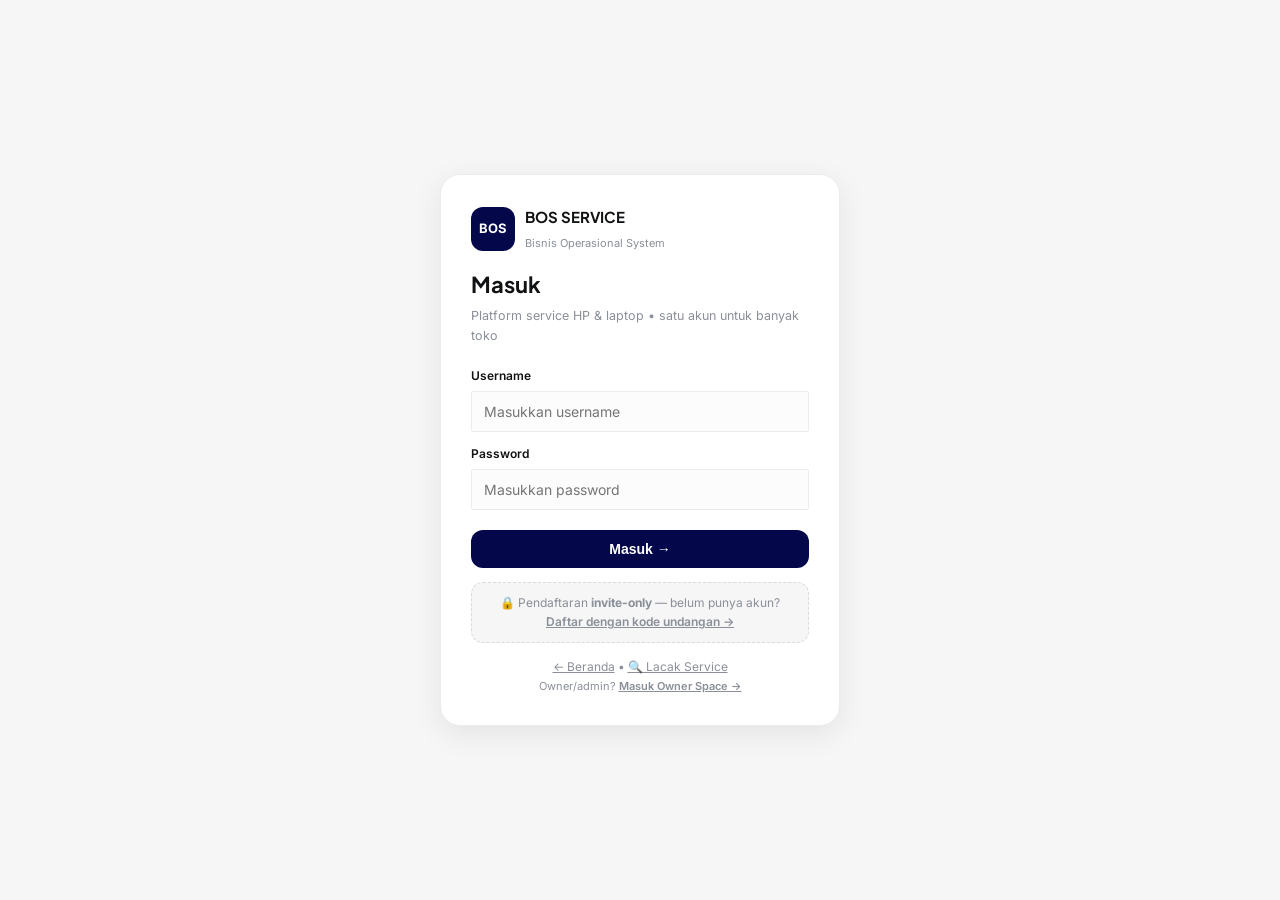
<file: login.html>
<!DOCTYPE html>
<html lang="id">
<head>
    <meta charset="UTF-8">
    <meta http-equiv="refresh" content="0;url=frontend/login.html">
    <title>Mengarahkan…</title>
    <script>location.replace("frontend/login.html");</script>
</head>
<body>
    <p style="font-family:sans-serif">File lama — <a href="frontend/login.html">klik di sini untuk login</a>.</p>
</body>
</html>
</file>
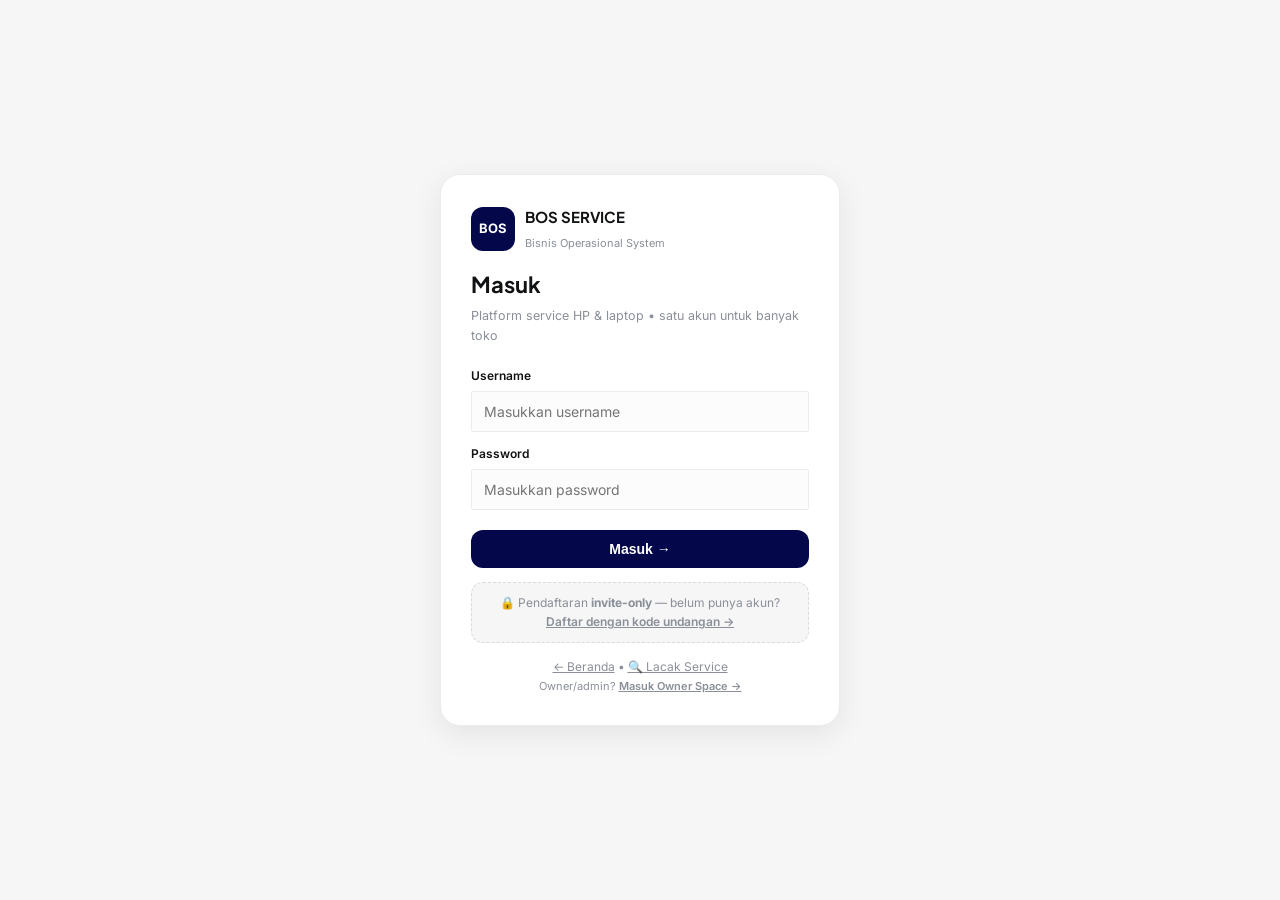
<file: frontend/app.html>
<!DOCTYPE html>
<html lang="id">
<head>
  <meta charset="UTF-8">
  <meta name="viewport" content="width=device-width, initial-scale=1.0">
  <title>BOS SERVICE — 1 Dashboard</title>
  <meta name="description" content="Satu dashboard BOS SERVICE: toko + keuangan + owner. View menyesuaikan peran.">
  <link rel="preconnect" href="https://fonts.googleapis.com">
  <link href="https://fonts.googleapis.com/css2?family=Inter:wght@400;500;600;700&family=Plus+Jakarta+Sans:wght@600;700&display=swap" rel="stylesheet">
  <link rel="stylesheet" href="assets/css/style.css?v=black3">
  <style>
    html.guard-lock body{visibility:hidden}
    .app-shell{display:flex;min-height:100vh}
    .app-frame{flex:1;border:0;width:100%;min-height:100vh;background:#f6f6f7}
    .menu-item.locked{opacity:.45}
    .role-pill{font-size:10.5px;font-weight:700;background:#04074a;color:#fff;border-radius:20px;padding:2px 9px;margin-left:6px}
    .uni-note{margin:10px 12px 0;background:#eff6ff;border:1px solid #bfdbfe;color:#1e40af;border-radius:10px;padding:8px 11px;font-size:11.5px;line-height:1.5}
    @media(max-width:860px){
      .sidebar{position:fixed;z-index:60;transform:translateX(-105%);transition:transform .25s}
      .sidebar.open{transform:none}
      .sidebar-overlay.show{display:block}
      .app-frame{min-height:100vh;min-height:100dvh}
      #uniFab{display:block !important}
    }
    .sidebar-overlay{display:none;position:fixed;inset:0;background:rgba(0,0,0,.35);z-index:55}
  </style>
  <script>
  (function(){
    try{ document.documentElement.classList.add('guard-lock'); }catch(e){}
    function needLogin(){ try{ return !localStorage.getItem('access_token'); }catch(e){ return true; } }
    if(needLogin()){ try{ location.replace('login.html'); }catch(e){ location.href='login.html'; } }
    window.addEventListener('pageshow', function(){
      try{ if(!localStorage.getItem('access_token')) location.replace('login.html'); }catch(e){}
    });
  })();
  </script>
</head>
<body>
  <div class="app app-shell">
    <aside class="sidebar" id="sidebar">
      <div class="sidebar-top">
        <div class="brand">
          <div class="brand-icon">◈</div>
          <div>
            <h2>BOS SERVICE</h2>
            <p>1 Dashboard<span id="rolePill" class="role-pill">-</span></p>
          </div>
        </div>
        <div class="store-switch" style="padding:8px 12px 0">
          <label for="uniStoreSel" style="font-size:10.5px;color:#9aa0a6;display:block;margin-bottom:4px">🏪 Toko aktif</label>
          <select id="uniStoreSel" onchange="uniSwitchStore(this.value)" style="width:100%;padding:7px 8px;border-radius:8px;border:1px solid #2a2c2f;background:#1b1d1f;color:#e5e7eb;font-size:12px;outline:0"></select>
        </div>
        <nav class="menu" id="uniMenu">
          <div class="menu-category">TOKO</div>
          <button class="menu-item active" data-src="index.html" onclick="uniGo(this,'index.html','Dashboard Toko','Service • kasir • stok • kas keluar-masuk')">
            <span class="mi">🏬</span> Dashboard Toko
          </button>
          <button class="menu-item" data-src="lacak.html" onclick="uniGo(this,'lacak.html','Lacak Service','Cek posisi HP pelanggan')">
            <span class="mi">🔍</span> Lacak Service
          </button>
          <div class="menu-category" data-need="finance">KEUANGAN</div>
          <button class="menu-item" data-need="finance" data-src="owner.html" onclick="uniGo(this,'owner.html','Keuangan','Kas teknisi • celaka • refund • laporan')">
            <span class="mi">💰</span> Keuangan
          </button>
          <div class="menu-category" data-need="manage">OWNER</div>
          <button class="menu-item" data-need="manage" data-src="owner.html" onclick="uniGo(this,'owner.html','Owner Space','Ringkasan • laporan • kontrol')">
            <span class="mi">▦</span> Owner Space
          </button>
          <button class="menu-item" data-need="manage" data-src="dev.html" onclick="uniGo(this,'dev.html','Dev','Superadmin only')">
            <span class="mi">🛠</span> Dev
          </button>
          <div class="menu-category">NAVIGASI</div>
          <a class="menu-item" href="landing.html" style="text-decoration:none">
            <span class="mi">⌂</span> Beranda
          </a>
        </nav>
        <div class="uni-note" id="uniNote">Memeriksa sesi...</div>
      </div>
      <div class="sidebar-bottom">
        <div style="display:flex;gap:6px;margin-bottom:8px">
          <button class="btn btn-ghost small" style="flex:1" onclick="uniReload()" title="Muat ulang isi">↻ Reload isi</button>
          <button class="btn btn-ghost small" style="flex:1" onclick="uniFullscreen()" title="Layar penuh">⛶ Full</button>
        </div>
        <div class="user-card">
          <img src="https://i.pravatar.cc/100?img=33" alt="user" id="uni-avatar">
          <div>
            <strong id="uni-username">-</strong>
            <span id="uni-role">-</span>
          </div>
          <button class="icon-btn" onclick="uniLogout()" title="Keluar">⎋</button>
        </div>
        <button class="btn-logout" onclick="uniLogout()" title="Keluar dari akun">
          <span class="logout-icon">⎋</span> Logout
        </button>
        <div class="store-info">
          <span>● 1 Dashboard</span>
          <span id="app-ver">vUNI-1</span>
        </div>
      </div>
    </aside>
    <div class="sidebar-overlay" id="sidebarOverlay" onclick="closeSidebar()"></div>

    <main class="main" style="flex:1;min-width:0">
      <button id="uniFab" onclick="toggleSidebar()" title="Menu" style="display:none;position:fixed;left:10px;bottom:calc(10px + env(safe-area-inset-bottom,0px));z-index:70;width:46px;height:46px;border-radius:50%;border:1px solid #26262b;background:#0c0c0e;color:#fafafa;font-size:19px;box-shadow:0 6px 20px rgba(0,0,0,.4)">☰</button>
      <iframe id="appFrame" class="app-frame" src="index.html" title="BOS content"></iframe>
    </main>
  </div>

  <script src="assets/js/auth.js?v=idx2-sess2h"></script>
  <script>
    function toggleSidebar(){
      try{
        document.getElementById('sidebar').classList.toggle('open');
        document.getElementById('sidebarOverlay').classList.toggle('show');
      }catch(e){}
    }
    function closeSidebar(){
      try{
        document.getElementById('sidebar').classList.remove('open');
        document.getElementById('sidebarOverlay').classList.remove('show');
      }catch(e){}
    }
    function uniGo(btn, src){
      try{
        document.querySelectorAll('#uniMenu .menu-item').forEach(function(b){ b.classList.remove('active'); });
        if(btn) btn.classList.add('active');
        document.getElementById('appFrame').src = src;
        try{ localStorage.setItem('uni_last', src); }catch(e){}
      }catch(e){}
      closeSidebar();
    }
    function uniReload(){
      try{ document.getElementById('appFrame').contentWindow.location.reload(); }catch(e){
        try{ document.getElementById('appFrame').src = document.getElementById('appFrame').src; }catch(_){}
      }
    }
    function uniFullscreen(){
      try{
        var f = document.getElementById('appFrame');
        if(f.requestFullscreen) f.requestFullscreen();
        else window.open(f.src, '_blank');
      }catch(e){}
    }
    function uniLogout(){ try{ window.BOSAuth.logout(); }catch(e){ location.href='login.html'; } }
    function uniSwitchStore(id){
      try{ localStorage.setItem('active_store_id', String(id)); }catch(e){}
      uniReload();
    }
    function fillStores(){
      var sel = document.getElementById('uniStoreSel');
      if(!sel) return;
      var stores = [], active = null;
      try{
        stores = window.BOSAuth ? window.BOSAuth.getStores() : JSON.parse(localStorage.getItem('bos_stores')||'[]');
        active = window.BOSAuth ? window.BOSAuth.getActiveStoreId() : parseInt(localStorage.getItem('active_store_id')||'',10);
      }catch(e){}
      sel.innerHTML = '';
      (stores||[]).forEach(function(s){
        var o = document.createElement('option');
        o.value = s.id; o.textContent = (s.kode? s.kode+' • ':'') + (s.nama||('Toko '+s.id));
        if(s.id === active) o.selected = true;
        sel.appendChild(o);
      });
      if(!(stores||[]).length){
        var o = document.createElement('option');
        o.textContent = 'Belum ada toko'; sel.appendChild(o);
      }
    }
    async function uniBoot(){
      try{ document.documentElement.classList.remove('guard-lock'); }catch(e){}
      if(!window.BOSAuth){ document.getElementById('uniNote').textContent = 'auth.js gagal load — refresh halaman.'; return; }
      if(!window.BOSAuth.requireTokenOrRedirect()) return;
      var v = await window.BOSAuth.validateSession();
      if(!v.ok){
        if(v.reason === 'expired') return; // sudah ditendang ke login
        document.getElementById('uniNote').textContent = 'Offline / sesi tidak bisa divalidasi ('+v.reason+') — menu toko tetap bisa dibuka, data dari cache.';
      } else {
        document.getElementById('uniNote').textContent = 'SATU pintu: Toko + Keuangan + Owner. Kategori A–G mentor tahap berikutnya — tab lama tetap jalan.';
      }
      var role = window.BOSAuth.myActiveRole() || window.BOSAuth.getGlobalRole() || '-';
      var uname = ''; try{ uname = localStorage.getItem('username') || ''; }catch(e){}
      document.getElementById('rolePill').textContent = role;
      document.getElementById('uni-username').textContent = uname || 'Pengguna';
      document.getElementById('uni-role').textContent = role;
      var canFin = window.BOSAuth.canSeeFinance();
      var canManage = window.BOSAuth.canManage();
      document.querySelectorAll('[data-need="finance"]').forEach(function(el){ el.style.display = canFin ? '' : 'none'; });
      document.querySelectorAll('[data-need="manage"]').forEach(function(el){ el.style.display = canManage ? '' : 'none'; });
      if(!canFin && !canManage){
        document.getElementById('uniNote').textContent = 'Mode kasir/teknisi: hanya Dashboard Toko + Lacak. Keuangan disembunyikan.';
      }
      fillStores();
      // default frame: owner roles -> owner.html, lainnya index.html (samakan landingFor lama)
      var last = null; try{ last = localStorage.getItem('uni_last'); }catch(e){}
      var def = (role==='superadmin'||role==='owner'||role==='admin') ? 'owner.html' : 'index.html';
      var src = last || def;
      var btn = document.querySelector('#uniMenu .menu-item[data-src="'+src+'"]');
      // teknisi/kasir jangan default ke owner/dev
      if((!canFin && src==='owner.html') || (!canManage && src==='dev.html')){ src='index.html'; btn=document.querySelector('#uniMenu .menu-item[data-src="index.html"]'); }
      document.querySelectorAll('#uniMenu .menu-item').forEach(function(b){ b.classList.remove('active'); });
      if(btn) btn.classList.add('active');
      document.getElementById('appFrame').src = src;
    }
    window.addEventListener('pageshow', function(ev){ if(ev.persisted){ try{ document.documentElement.classList.remove('guard-lock'); }catch(e){} } });
    uniBoot();
  </script>
</body>
</html>
</file>
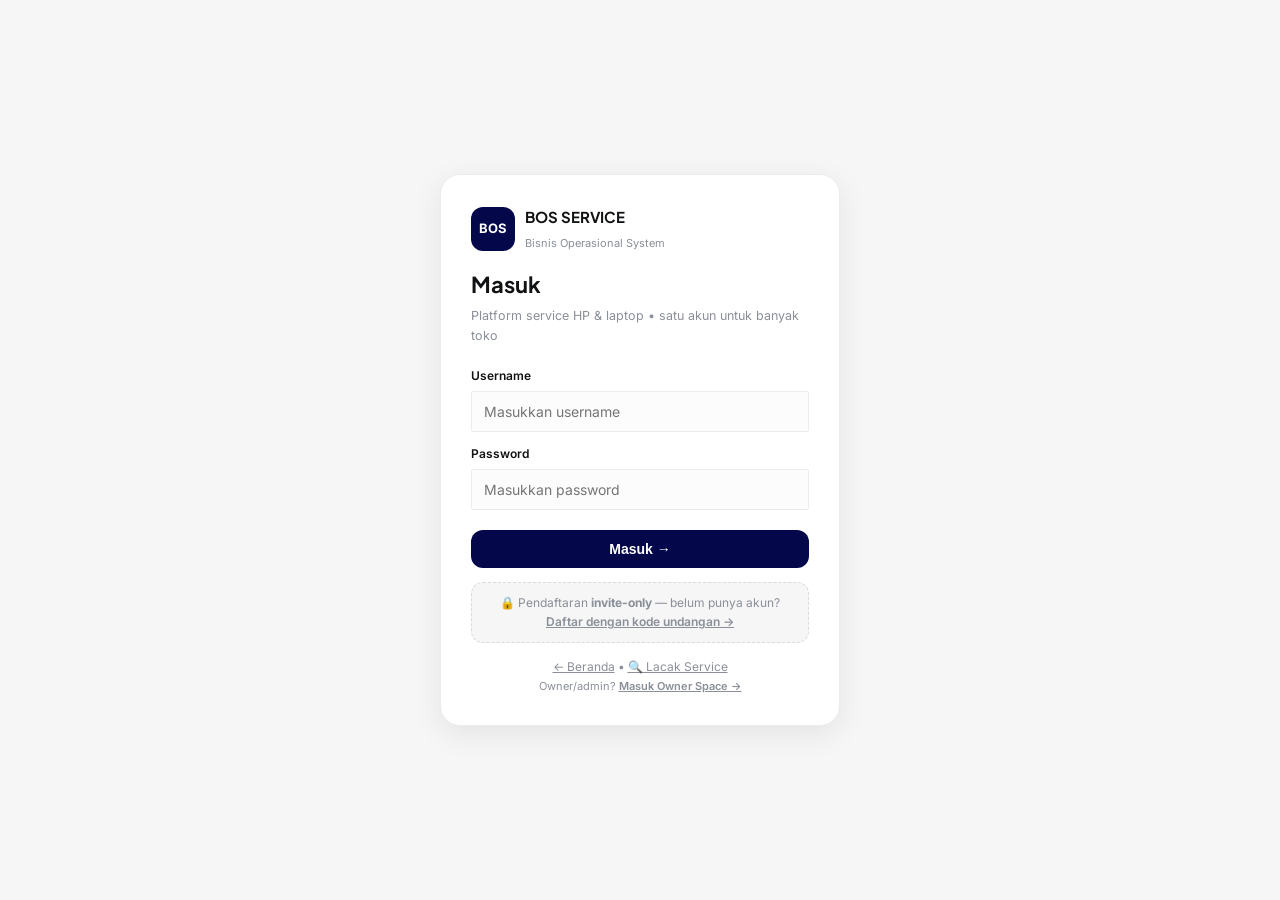
<file: frontend/dev.html>
<!DOCTYPE html>
<html lang="id">
<head>
  <meta charset="UTF-8">
  <meta name="viewport" content="width=device-width, initial-scale=1.0">
  <title>Dev Dashboard — BOS SERVICE</title>
  <meta name="description" content="Panel developer BOS SERVICE: invite owner, reset password, log aktivitas. Superadmin only.">
  <link href="https://fonts.googleapis.com/css2?family=Inter:wght@400;600;700&family=Plus+Jakarta+Sans:wght@700&display=swap" rel="stylesheet">
  <link rel="stylesheet" href="assets/css/bos.css?v=mobile1">
  <style>
    .dev-wrap{max-width:960px;margin:0 auto;padding:20px 16px 60px}
    .dev-card{background:#fff;border:1px solid var(--bos-line);border-radius:16px;padding:18px;margin-bottom:16px;box-shadow:0 4px 18px rgba(0,0,0,.04)}
    .dev-card h2{font-size:16px;margin-bottom:4px}
    .dev-card>p.sub{font-size:12.5px;color:var(--bos-muted);margin-bottom:14px}
    .dev-table{width:100%;border-collapse:collapse;font-size:12.5px}
    .dev-table th{text-align:left;font-size:11px;text-transform:uppercase;letter-spacing:.4px;color:var(--bos-muted);padding:8px;border-bottom:2px solid var(--bos-line)}
    .dev-table td{padding:8px;border-bottom:1px solid var(--bos-line);vertical-align:top}
    .dev-table code{font-weight:700;letter-spacing:.5px;cursor:pointer}
    .pill{display:inline-block;padding:3px 9px;border-radius:20px;font-size:11px;font-weight:600}
    .pill.ok{background:#ecfdf5;color:#059669}
    .pill.used{background:#f3f4f6;color:#6b7280}
    .row-flex{display:flex;gap:10px;flex-wrap:wrap;align-items:flex-end}
    .row-flex .field{flex:1;min-width:160px;margin-bottom:0}
    .mini{font-size:11px;color:var(--bos-muted)}
    .stat-row{display:flex;gap:10px;flex-wrap:wrap}
    .stat-box{flex:1;min-width:110px;background:#f9fafb;border:1px solid var(--bos-line);border-radius:12px;padding:10px 12px;text-align:center}
    .stat-box b{display:block;font-size:22px;line-height:1.1}
    .stat-box span{font-size:11px;color:var(--bos-muted);font-weight:600}
    #guardMsg{text-align:center;padding:60px 20px;color:var(--bos-muted)}
  </style>
</head>
<body>
  <nav class="bos-nav">
    <div class="wrap">
      <a class="bos-brand" href="index.html">
        <span class="bos-mark">DEV</span>
        <span>BOS SERVICE<small>Developer Dashboard</small></span>
      </a>
      <div class="bos-links">
        <a href="landing.html">Beranda</a>
        <a href="index.html">← Dashboard Toko</a>
        <a href="#" onclick="devLogout(event)">Keluar</a>
      </div>
    </div>
  </nav>

  <div id="guardMsg">Memeriksa akses superadmin...</div>

  <div class="dev-wrap" id="devWrap" style="display:none">
    <div id="alert" class="alert"></div>

    <!-- 0. RINGKASAN PLATFORM -->
    <div class="dev-card">
      <h2>📊 Ringkasan Platform</h2>
      <p class="sub">Monitoring member sekilas: toko, akun per peran, dan pendaftar baru 7 hari terakhir.</p>
      <div class="stat-row" id="statRow">
        <div class="stat-box"><b id="stToko">-</b><span>🏪 Toko</span></div>
        <div class="stat-box"><b id="stAkun">-</b><span>👥 Akun</span></div>
        <div class="stat-box"><b id="stOwner">-</b><span>Owner</span></div>
        <div class="stat-box"><b id="stAdmin">-</b><span>Admin</span></div>
        <div class="stat-box"><b id="stKasir">-</b><span>Kasir</span></div>
        <div class="stat-box"><b id="stTeknisi">-</b><span>Teknisi</span></div>
        <div class="stat-box"><b id="stBaru">-</b><span>🆕 Baru 7 hari</span></div>
      </div>
    </div>

    <!-- 0b. TOKO × ANGGOTA -->
    <div class="dev-card">
      <h2>🏪 Toko × Anggota</h2>
      <p class="sub">Tiap toko + pemilik + komposisi peran anggotanya. <span id="storeCount"></span></p>
      <table class="dev-table">
        <thead><tr><th>Toko</th><th>Owner</th><th>Anggota</th><th>Status</th><th>Terdaftar</th></tr></thead>
        <tbody id="tbodyStores"><tr><td colspan="5">Memuat...</td></tr></tbody>
      </table>
    </div>

    <!-- 1. INVITE OWNER -->
    <div class="dev-card">
      <h2>🎟️ Invite Owner</h2>
      <p class="sub">Kode <strong>BOS-XXXX-XXXX</strong> untuk pendaftaran owner + toko baru. 1 kode = 1 akun. Bagikan via <code>register.html?invite=KODE</code>.</p>
      <div class="row-flex" style="margin-bottom:14px">
        <div class="field"><label>Berlaku</label>
          <select id="ownerExpiry">
            <option value="30">30 hari</option>
            <option value="7">7 hari</option>
            <option value="1">1 hari</option>
            <option value="0">Tanpa batas</option>
          </select>
        </div>
        <button class="btn btn-accent" onclick="createOwnerInvite()">Buat Kode Owner →</button>
        <button class="btn btn-ghost" onclick="loadOwnerInvites()">↻</button>
      </div>
      <div id="newOwnerCode" class="alert ok" style="display:none"></div>
      <table class="dev-table">
        <thead><tr><th>Kode</th><th>Status</th><th>Dipakai oleh</th><th>Kedaluwarsa</th><th style="text-align:right">Aksi</th></tr></thead>
        <tbody id="tbodyOwnerInvites"><tr><td colspan="5">Memuat...</td></tr></tbody>
      </table>
    </div>

    <!-- 2. RESET PASSWORD -->
    <div class="dev-card">
      <h2>🔑 Reset Password Akun Toko</h2>
      <p class="sub">Untuk owner toko yang lupa password. Password baru langsung aktif — tercatat di log. Tidak bisa reset sesama superadmin.</p>
      <div class="row-flex" style="margin-bottom:6px">
        <div class="field"><label>Akun</label><select id="resetUser"><option>Memuat...</option></select></div>
        <div class="field"><label>Password baru</label><input id="resetPass" placeholder="min. 6 karakter" autocomplete="new-password"></div>
      </div>
      <div style="display:flex;gap:10px;margin-top:10px;flex-wrap:wrap">
        <button class="btn btn-ghost" onclick="genPassword()">🎲 Generate Acak</button>
        <button class="btn btn-dark" onclick="doResetPassword()">Reset Password →</button>
      </div>
      <p class="mini" id="resetInfo" style="margin-top:8px"></p>
    </div>

    <!-- 3. LOG AKTIVITAS -->
    <div class="dev-card">
      <h2>📜 Log Aktivitas</h2>
      <p class="sub">Jejak aksi penting: invite, register, reset password, kelola anggota/toko. <span id="auditCount"></span></p>
      <div class="row-flex" style="margin-bottom:14px">
        <div class="field"><label>Aksi</label>
          <select id="auditAction" onchange="loadAudit()">
            <option value="">Semua aksi</option>
            <option value="invite.create_owner">invite.create_owner</option>
            <option value="invite.create_member">invite.create_member</option>
            <option value="invite.revoke">invite.revoke</option>
            <option value="auth.register_owner">auth.register_owner</option>
            <option value="auth.register_member">auth.register_member</option>
            <option value="user.reset_password">user.reset_password</option>
            <option value="user.update">user.update</option>
            <option value="user.approve">user.approve</option>
            <option value="user.reject">user.reject</option>
            <option value="user.toggle">user.toggle</option>
            <option value="user.delete">user.delete</option>
            <option value="member.update">member.update</option>
            <option value="member.remove">member.remove</option>
            <option value="store.create">store.create</option>
          </select>
        </div>
        <div class="field"><label>Cari (pelaku/target/detail)</label><input id="auditQ" placeholder="ketik + Enter" onkeydown="if(event.key==='Enter')loadAudit()"></div>
        <button class="btn btn-ghost" onclick="loadAudit()">↻ Refresh</button>
      </div>
      <table class="dev-table">
        <thead><tr><th>Waktu</th><th>Pelaku</th><th>Aksi</th><th>Target / Detail</th></tr></thead>
        <tbody id="tbodyAudit"><tr><td colspan="4">Memuat...</td></tr></tbody>
      </table>
    </div>
  </div>

  <script>
    const BOS_API = (() => {
      const stored = localStorage.getItem('API_BASE');
      if (stored) return stored;
      const proto = location.protocol, host = location.hostname;
      if (proto === 'file:' || !host || host === 'null' || host === 'localhost' || host === '127.0.0.1')
        return 'http://127.0.0.1:8000/api';
      return location.origin + '/api';
    })();

    function devAlert(kind, msg){
      const a = document.getElementById('alert');
      a.className = 'alert ' + kind; a.textContent = msg; a.style.display = 'block';
      window.scrollTo({top: 0, behavior: 'smooth'});
    }
    function authHeaders(){
      const h = {'Content-Type': 'application/json'};
      const t = localStorage.getItem('access_token');
      if (t) h['Authorization'] = 'Bearer ' + t;
      return h;
    }
    async function devFetch(path, opts = {}){
      const res = await fetch(BOS_API + path, {...opts, headers: authHeaders()});
      if (!res.ok){
        const j = await res.json().catch(() => ({}));
        throw new Error(j.detail || ('HTTP ' + res.status));
      }
      return res.json();
    }
    function devLogout(e){
      if (e) e.preventDefault();
      ['access_token','username','role','bos_stores','active_store_id'].forEach(k => localStorage.removeItem(k));
      location.href = 'login.html';
    }
    function copyText(t){
      const done = () => devAlert('ok', '📋 Disalin: ' + t);
      if (navigator.clipboard) navigator.clipboard.writeText(t).then(done, () => devAlert('info', t));
      else devAlert('info', t);
    }
    const esc = s => String(s ?? '').replace(/[&<>"']/g, m => ({'&':'&amp;','<':'&lt;','>':'&gt;','"':'&quot;',"'":'&#39;'}[m]));

    // ---------- guard: superadmin only ----------
    (async function guard(){
      const token = localStorage.getItem('access_token');
      if (!token){ location.href = 'login.html'; return; }
      try{
        const me = await devFetch('/auth/me');
        if (me.role !== 'superadmin'){
          document.getElementById('guardMsg').innerHTML = '⛔ Halaman ini khusus <strong>superadmin</strong>.<br><br><a href="index.html">← Kembali ke Dashboard</a>';
          return;
        }
        document.getElementById('guardMsg').style.display = 'none';
        document.getElementById('devWrap').style.display = 'block';
        await Promise.all([loadOverview(), loadOwnerInvites(), loadResetUsers(), loadAudit()]);
      }catch(err){
        document.getElementById('guardMsg').innerHTML = 'Gagal verifikasi akses: ' + esc(err.message) + '<br><br><a href="login.html">Login ulang →</a>';
      }
    })();

    // ---------- 0. ringkasan + toko × anggota ----------
    async function loadOverview(){
      const tb = document.getElementById('tbodyStores');
      tb.innerHTML = '<tr><td colspan="5">Memuat...</td></tr>';
      try{
        const [stores, users] = await Promise.all([devFetch('/stores'), devFetch('/auth/users')]);
        const akun = users.filter(u => u.role !== 'superadmin');
        // pendaftar baru 7 hari
        const weekAgo = Date.now() - 7 * 864e5;
        const baru = akun.filter(u => u.created_at && new Date(u.created_at).getTime() >= weekAgo).length;
        document.getElementById('stToko').textContent = stores.length;
        document.getElementById('stAkun').textContent = akun.length;
        document.getElementById('stBaru').textContent = baru;
        // anggota per toko (superadmin boleh intip semua via /stores/{id}/members)
        const perStore = await Promise.all(stores.map(async s => {
          try { return {store: s, members: await devFetch(`/stores/${s.id}/members`)}; }
          catch (e) { return {store: s, members: null}; }
        }));
        const roleCount = {owner: 0, admin: 0, kasir: 0, teknisi: 0};
        tb.innerHTML = perStore.length ? perStore.map(({store: s, members}) => {
          let anggota = '<span class="mini">gagal load</span>';
          if (members) {
            const aktif = members.filter(m => m.is_active);
            aktif.forEach(m => { if (roleCount[m.role] !== undefined) roleCount[m.role]++; });
            const sum = r => aktif.filter(m => m.role === r).length;
            anggota = `<span class="pill ok">${aktif.length} aktif</span> <span class="mini">O:${sum('owner')} A:${sum('admin')} K:${sum('kasir')} T:${sum('teknisi')}</span>`
              + (members.length - aktif.length ? ` <span class="pill used">${members.length - aktif.length} nonaktif</span>` : '');
          }
          return `<tr>
            <td><strong>${esc(s.nama)}</strong> <span class="mini">(${esc(s.kode)})</span></td>
            <td>${esc(s.owner_username || '-')}</td>
            <td>${anggota}</td>
            <td>${s.is_active ? '<span class="pill ok">Aktif</span>' : '<span class="pill used">Nonaktif</span>'}</td>
            <td class="mini" style="white-space:nowrap">${s.created_at ? new Date(s.created_at).toLocaleDateString('id-ID') : '-'}</td>
          </tr>`;
        }).join('') : '<tr><td colspan="5">Belum ada toko.</td></tr>';
        document.getElementById('storeCount').textContent = perStore.length + ' toko.';
        document.getElementById('stOwner').textContent = roleCount.owner;
        document.getElementById('stAdmin').textContent = roleCount.admin;
        document.getElementById('stKasir').textContent = roleCount.kasir;
        document.getElementById('stTeknisi').textContent = roleCount.teknisi;
      }catch(err){
        tb.innerHTML = `<tr><td colspan="5">Gagal: ${esc(err.message)}</td></tr>`;
      }
    }

    // ---------- 1. invite owner ----------
    async function loadOwnerInvites(){
      const tb = document.getElementById('tbodyOwnerInvites');
      tb.innerHTML = '<tr><td colspan="5">Memuat...</td></tr>';
      try{
        const rows = await devFetch('/invites');
        const owners = rows.filter(r => r.kind === 'owner');
        tb.innerHTML = owners.length ? owners.map(r => `
          <tr>
            <td><code onclick="copyText('${r.code}')" title="Klik untuk salin">${esc(r.code)}</code></td>
            <td>${r.is_used ? '<span class="pill used">Terpakai</span>' : '<span class="pill ok">Aktif</span>'}</td>
            <td>${esc(r.used_by_username || '-')}</td>
            <td class="mini">${r.expires_at ? new Date(r.expires_at).toLocaleDateString('id-ID') : '∞'}</td>
            <td style="text-align:right;white-space:nowrap">
              <button class="btn btn-ghost" style="padding:5px 10px;font-size:11px" onclick="copyText('${r.code}')">📋</button>
              <button class="btn btn-ghost" style="padding:5px 10px;font-size:11px" onclick="copyText('${location.origin}/frontend/register.html?invite=${r.code}')">🔗</button>
              ${r.is_used ? '' : `<button class="btn btn-ghost" style="padding:5px 10px;font-size:11px;color:#dc2626" onclick="revokeOwnerInvite(${r.id}, '${r.code}')">✕</button>`}
            </td>
          </tr>`).join('')
          : '<tr><td colspan="5">Belum ada kode owner — buat satu di atas.</td></tr>';
      }catch(err){ tb.innerHTML = `<tr><td colspan="5">Gagal: ${esc(err.message)}</td></tr>`; }
    }
    async function createOwnerInvite(){
      const days = parseInt(document.getElementById('ownerExpiry').value || '30', 10);
      try{
        const inv = await devFetch('/invites', {method: 'POST', body: JSON.stringify({kind: 'owner', expires_days: days})});
        const box = document.getElementById('newOwnerCode');
        box.style.display = 'block';
        box.innerHTML = `✅ Kode owner baru: <strong style="font-family:monospace;letter-spacing:1px">${esc(inv.code)}</strong> — <a href="#" onclick="copyText('${inv.code}');return false">salin</a>`;
        await Promise.all([loadOwnerInvites(), loadAudit()]);
      }catch(err){ devAlert('err', 'Gagal buat kode: ' + err.message); }
    }
    async function revokeOwnerInvite(id, code){
      if (!confirm(`Batalkan kode ${code}?`)) return;
      try{
        await devFetch(`/invites/${id}/revoke`, {method: 'POST'});
        devAlert('ok', `✕ Kode ${code} dibatalkan`);
        await Promise.all([loadOwnerInvites(), loadAudit()]);
      }catch(err){ devAlert('err', 'Gagal batalkan: ' + err.message); }
    }

    // ---------- 2. reset password ----------
    let _usersCache = [];
    async function loadResetUsers(){
      const sel = document.getElementById('resetUser');
      try{
        const [users, stores] = await Promise.all([devFetch('/auth/users'), devFetch('/stores')]);
        _usersCache = users.filter(u => u.role !== 'superadmin');
        const ownerOf = {};
        stores.forEach(s => { if (s.owner_username) (ownerOf[s.owner_username] = ownerOf[s.owner_username] || []).push(`${s.nama} (${s.kode})`); });
        sel.innerHTML = _usersCache.map(u => {
          const owns = ownerOf[u.username] ? ' — owner: ' + ownerOf[u.username].join(', ') : '';
          return `<option value="${u.id}">${esc(u.username)} [${esc(u.role)}]${esc(owns)}${u.is_active ? '' : ' (nonaktif)'}</option>`;
        }).join('') || '<option>Belum ada user</option>';
      }catch(err){ sel.innerHTML = '<option>Gagal load</option>'; }
    }
    function genPassword(){
      const abc = 'ABCDEFGHJKLMNPQRSTUVWXYZabcdefghijkmnpqrstuvwxyz23456789';
      let p = '';
      for (let i = 0; i < 10; i++) p += abc[Math.floor(Math.random() * abc.length)];
      document.getElementById('resetPass').value = p;
    }
    async function doResetPassword(){
      const id = document.getElementById('resetUser').value;
      const pw = document.getElementById('resetPass').value;
      const u = _usersCache.find(x => String(x.id) === String(id));
      if (!u) return devAlert('err', 'Pilih akun dulu');
      if (!pw || pw.length < 6) return devAlert('err', 'Password minimal 6 karakter');
      if (!confirm(`Reset password "${u.username}" jadi "${pw}"?`)) return;
      try{
        // kirim password saja (tanpa role) agar owner tidak kena validasi role global
        await devFetch(`/auth/users/${id}`, {method: 'PUT', body: JSON.stringify({password: pw})});
        document.getElementById('resetInfo').textContent = `✅ Password ${u.username} sudah direset. Sampaikan password baru via jalur aman, minta user ganti di Atur Profil.`;
        document.getElementById('resetPass').value = '';
        devAlert('ok', `✅ Password ${u.username} direset (tercatat di log)`);
        loadAudit();
      }catch(err){ devAlert('err', 'Gagal reset: ' + err.message); }
    }

    // ---------- 3. audit log ----------
    async function loadAudit(){
      const tb = document.getElementById('tbodyAudit');
      const action = document.getElementById('auditAction').value;
      const q = document.getElementById('auditQ').value.trim();
      tb.innerHTML = '<tr><td colspan="4">Memuat...</td></tr>';
      try{
        let path = '/audit?limit=100';
        if (action) path += '&action=' + encodeURIComponent(action);
        if (q) path += '&q=' + encodeURIComponent(q);
        const rows = await devFetch(path);
        document.getElementById('auditCount').textContent = rows.length + ' baris terakhir.';
        tb.innerHTML = rows.length ? rows.map(r => `
          <tr>
            <td class="mini" style="white-space:nowrap">${r.created_at ? new Date(r.created_at).toLocaleString('id-ID') : '-'}</td>
            <td><strong>${esc(r.actor_username || '(sistem/publik)')}</strong></td>
            <td><code style="font-size:11px;cursor:default">${esc(r.action)}</code></td>
            <td><strong>${esc(r.target || '-')}</strong><div class="mini">${esc(r.detail || '')}</div></td>
          </tr>`).join('')
          : '<tr><td colspan="4">Belum ada log — aksi baru (invite/reset/anggota) akan muncul di sini.</td></tr>';
      }catch(err){ tb.innerHTML = `<tr><td colspan="4">Gagal: ${esc(err.message)}</td></tr>`; }
    }
  </script>
</body>
</html>
</file>
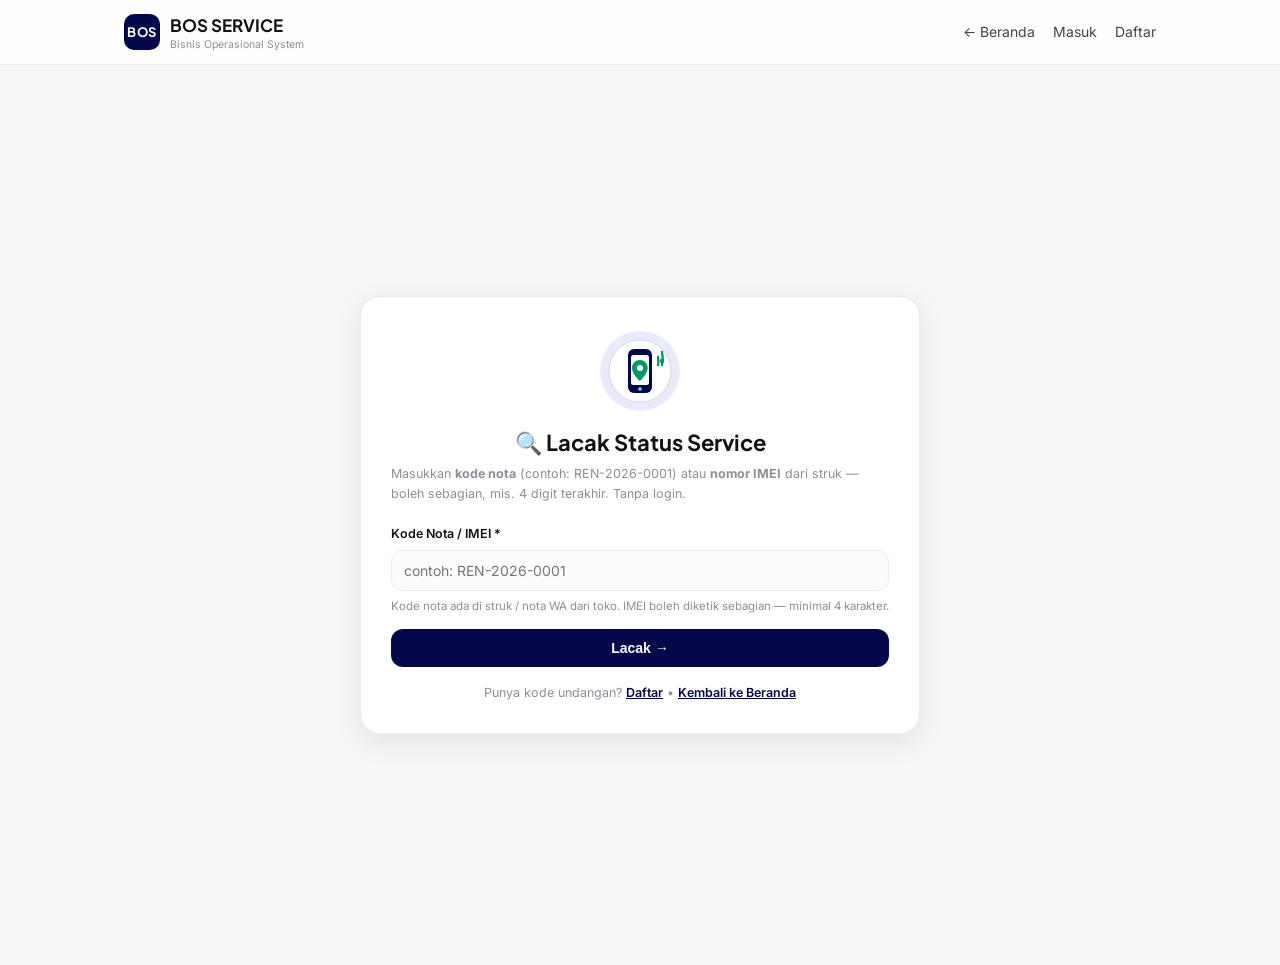
<file: frontend/lacak.html>
<!DOCTYPE html>
<html lang="id">
<head>
  <meta charset="UTF-8">
  <meta name="viewport" content="width=device-width, initial-scale=1.0">
  <title>Lacak Status Service — BOS SERVICE</title>
  <meta name="description" content="Lacak status service HP & laptop via kode nota atau nomor IMEI. Tanpa login.">
  <link href="https://fonts.googleapis.com/css2?family=Inter:wght@400;600;700&family=Plus+Jakarta+Sans:wght@700&display=swap" rel="stylesheet">
  <link rel="stylesheet" href="assets/css/bos.css?v=mobile1">
  <style>
    .track-steps{display:flex;gap:6px;margin:14px 0;flex-wrap:wrap}
    .track-step{flex:1;min-width:90px;text-align:center;font-size:11px;font-weight:600;padding:8px 4px;border-radius:8px;border:1px solid #e5e7eb;background:#f9fafb;color:#6b7280}
    .track-step.done{background:#ecfdf5;border-color:#a7f3d0;color:#065f46}
    .track-step.current{background:#04074a;border-color:#04074a;color:#fff}
    .track-meta{display:grid;grid-template-columns:1fr 1fr;gap:8px;margin-top:10px;font-size:12px}
    @media (max-width:420px){ .track-meta{grid-template-columns:1fr} }
    .track-meta div{background:#f9fafb;border:1px solid #e5e7eb;border-radius:8px;padding:8px 10px}
    .track-meta small{display:block;color:#6b7280;font-size:10px;font-weight:600;text-transform:uppercase;letter-spacing:.05em}
    .track-card{border:1px solid #e5e7eb;border-radius:14px;padding:16px;margin-top:14px;background:#fff}
    .track-status{display:inline-block;font-size:12px;font-weight:700;padding:6px 12px;border-radius:20px;background:#eff6ff;color:#1e40af;margin:8px 0}
    .track-status.ok{background:#ecfdf5;color:#065f46}
    .track-status.bad{background:#fef2f2;color:#991b1b}
  </style>
</head>
<body>
  <nav class="bos-nav">
    <div class="wrap">
      <a class="bos-brand" href="landing.html">
        <span class="bos-mark">BOS</span>
        <span>BOS SERVICE<small>Bisnis Operasional System</small></span>
      </a>
      <div class="bos-links">
        <a href="landing.html">← Beranda</a>
        <a href="login.html">Masuk</a>
        <a href="register.html">Daftar</a>
      </div>
    </div>
  </nav>

  <div class="auth-wrap">
    <div class="auth-card" style="max-width:560px">
      <div style="display:flex;justify-content:center;margin-bottom:10px">
        <svg width="88" height="88" viewBox="0 0 88 88" fill="none" aria-hidden="true">
          <circle cx="44" cy="44" r="40" fill="#e9ebfa"/>
          <circle cx="44" cy="44" r="31" fill="#fff" stroke="#04074a" stroke-opacity=".12"/>
          <rect x="32" y="22" width="24" height="44" rx="6" fill="#04074a"/>
          <rect x="35" y="28" width="18" height="30" rx="2.5" fill="#fff"/>
          <circle cx="44" cy="62" r="1.8" fill="#5eead4"/>
          <path d="M44 33c-4.4 0-8 3.5-8 7.9 0 5.6 7.1 12.4 7.4 12.7a.6.6 0 0 0 .9 0c.3-.3 7.4-7.1 7.4-12.7 0-4.4-3.6-7.9-7.7-7.9z" fill="#059669"/>
          <circle cx="44" cy="41" r="3" fill="#fff"/>
          <path d="M62 30a24 24 0 0 1 0 8M66 25a30 30 0 0 1 0 13" stroke="#059669" stroke-width="2.4" stroke-linecap="round"/>
          <circle cx="66" cy="34" r="2.2" fill="#059669"/>
        </svg>
      </div>
      <h1 style="text-align:center">🔍 Lacak Status Service</h1>
      <p class="tagline">Masukkan <strong>kode nota</strong> (contoh: REN-2026-0001) atau <strong>nomor IMEI</strong> dari struk — boleh sebagian, mis. 4 digit terakhir. Tanpa login.</p>

      <div id="alert" class="alert" style="display:none"></div>

      <form onsubmit="handleTrack(event)">
        <div class="field">
          <label>Kode Nota / IMEI *</label>
          <input id="t-q" required minlength="4" placeholder="contoh: REN-2026-0001" autocomplete="off" autocapitalize="characters" spellcheck="false">
          <span class="hint">Kode nota ada di struk / nota WA dari toko. IMEI boleh diketik sebagian — minimal 4 karakter.</span>
        </div>
        <button class="btn btn-accent btn-block" type="submit">Lacak →</button>
      </form>

      <div id="hasil"></div>

      <p class="auth-foot">Punya kode undangan? <a href="register.html">Daftar</a> • <a href="landing.html">Kembali ke Beranda</a></p>
    </div>
  </div>

  <script>
    function sanitizeApiBase(v) {
      if (!v || typeof v !== 'string') return null;
      v = v.trim();
      if (!/^https?:\/\/.+\/api\/?$/.test(v) && !/^\/.+\/api\/?$/.test(v) && v !== '/api') return null;
      if (/[<>"'`\s\\]/.test(v)) return null;
      return v.replace(/\/+$/, '');
    }
    const BOS_API = (() => {
      const stored = sanitizeApiBase(localStorage.getItem('API_BASE'));
      if (stored) return stored;
      const proto = location.protocol;
      const host = location.hostname;
      if (proto === 'file:' || !host || host === 'null' || host === 'localhost' || host === '127.0.0.1')
        return 'http://127.0.0.1:8000/api';
      return location.origin + '/api';
    })();

    function esc(s) {
      return String(s == null ? '' : s)
        .replace(/&/g, '&amp;').replace(/</g, '&lt;').replace(/>/g, '&gt;')
        .replace(/"/g, '&quot;').replace(/'/g, '&#39;');
    }

    function showAlert(msg, kind) {
      const el = document.getElementById('alert');
      el.style.display = 'block';
      el.className = 'alert ' + (kind || '');
      el.textContent = msg;
    }
    function hideAlert() {
      const el = document.getElementById('alert');
      el.style.display = 'none';
      el.textContent = '';
    }

    function statusClass(st) {
      if (['Service Sukses', 'Selesai', 'Bisa Diambil', 'Sudah Diambil'].includes(st)) return 'track-status ok';
      if (['Service Failed', 'Dibatalkan'].includes(st)) return 'track-status bad';
      return 'track-status';
    }

    function fmtDate(d) {
      if (!d) return '-';
      try {
        // backend bisa kirim 'YYYY-MM-DD' atau ISO datetime — ambil 10 char pertama
        const s = String(d).slice(0, 10);
        if (/^\d{4}-\d{2}-\d{2}$/.test(s))
          return new Date(s + 'T00:00:00').toLocaleDateString('id-ID', {day:'numeric', month:'short', year:'numeric'});
        return esc(d);
      }
      catch (e) { return esc(d); }
    }

    function renderRows(rows) {
      const box = document.getElementById('hasil');
      box.innerHTML = rows.map(r => {
        const steps = (r.steps || []).map(s =>
          `<div class="track-step ${esc(s.state)}">${s.state === 'done' ? '✓ ' : ''}${esc(s.label)}</div>`
        ).join('');
        return `<div class="track-card">
          <div style="display:flex;justify-content:space-between;align-items:center;gap:8px;flex-wrap:wrap">
            <strong style="font-size:15px">${esc(r.invoice)}</strong>
            <small style="color:#6b7280">${esc(r.toko || '')}</small>
          </div>
          <div class="${statusClass(r.status)}">${esc(r.status)} — ${esc(r.status_label)}</div>
          <div class="track-steps">${steps}</div>
          <div style="font-size:13px"><strong>${esc(r.device)}</strong> • ${esc(r.keluhan || '')}</div>
          <div class="track-meta">
            <div><small>Atas Nama</small>${esc(r.nama_masked || '-')}</div>
            <div><small>Tgl Masuk</small>${fmtDate(r.tgl_masuk)}</div>
            <div><small>Estimasi Selesai</small>${fmtDate(r.estimasi_selesai)}</div>
            <div><small>Garansi Sampai</small>${fmtDate(r.garansi_sampai)}</div>
          </div>
        </div>`;
      }).join('');
    }

    async function doTrack(q) {
      hideAlert();
      document.getElementById('hasil').innerHTML = '<p class="tagline">Mencari...</p>';
      try {
        const res = await fetch(BOS_API + '/track?q=' + encodeURIComponent(q));
        const data = await res.json().catch(() => ({}));
        if (!res.ok) throw new Error(data.detail || ('Gagal melacak (' + res.status + ')'));
        renderRows(data);
      } catch (e) {
        document.getElementById('hasil').innerHTML = '';
        showAlert(e.message || 'Gagal melacak', 'err');
      }
    }

    function handleTrack(ev) {
      ev.preventDefault();
      const q = document.getElementById('t-q').value.trim();
      if (!q) return;
      if (q.length < 4) { showAlert('Kode nota / IMEI minimal 4 karakter', 'err'); return; }
      const url = new URL(location.href);
      url.searchParams.set('q', q);
      history.replaceState(null, '', url);
      doTrack(q);
    }

    // dukung link langsung: lacak.html?q=REN-2026-0001 (mis. QR di nota)
    (() => {
      const q = new URLSearchParams(location.search).get('q');
      if (q) {
        document.getElementById('t-q').value = q;
        doTrack(q);
      }
    })();
  </script>
</body>
</html>
</file>
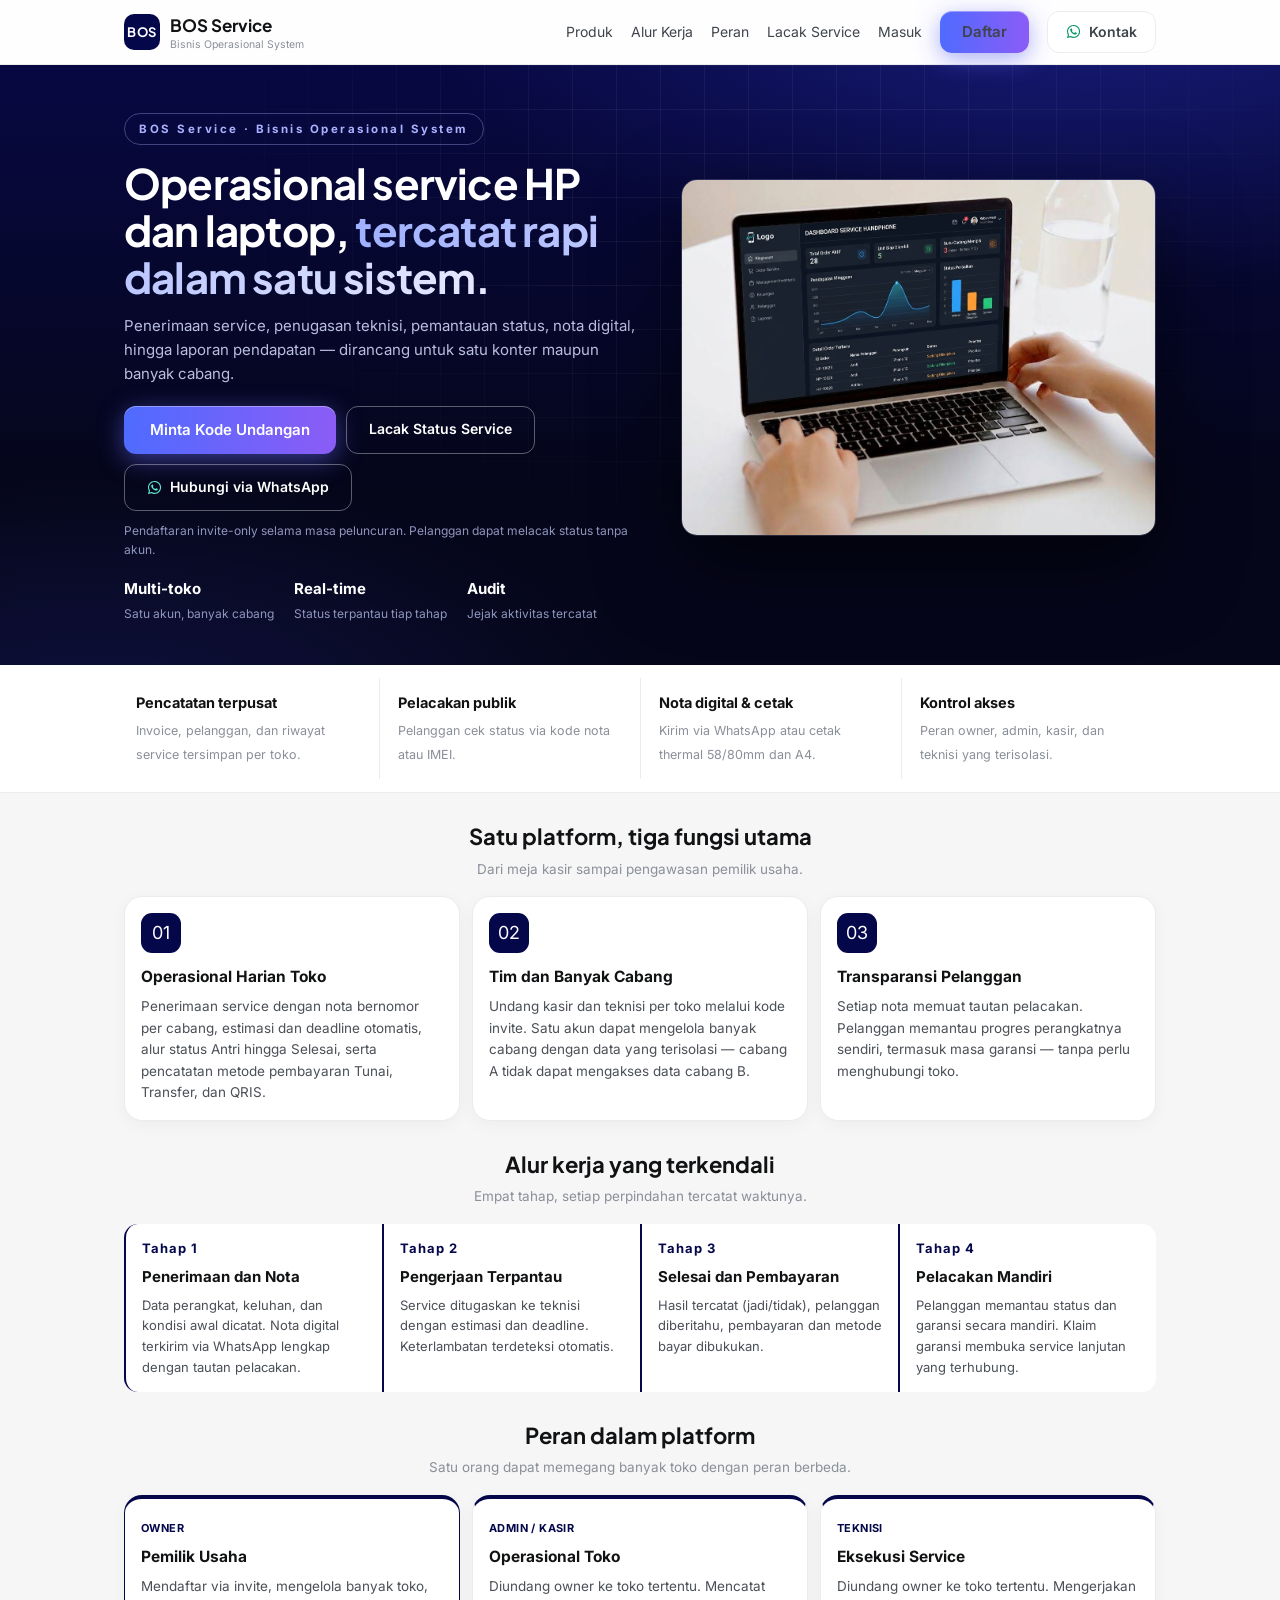
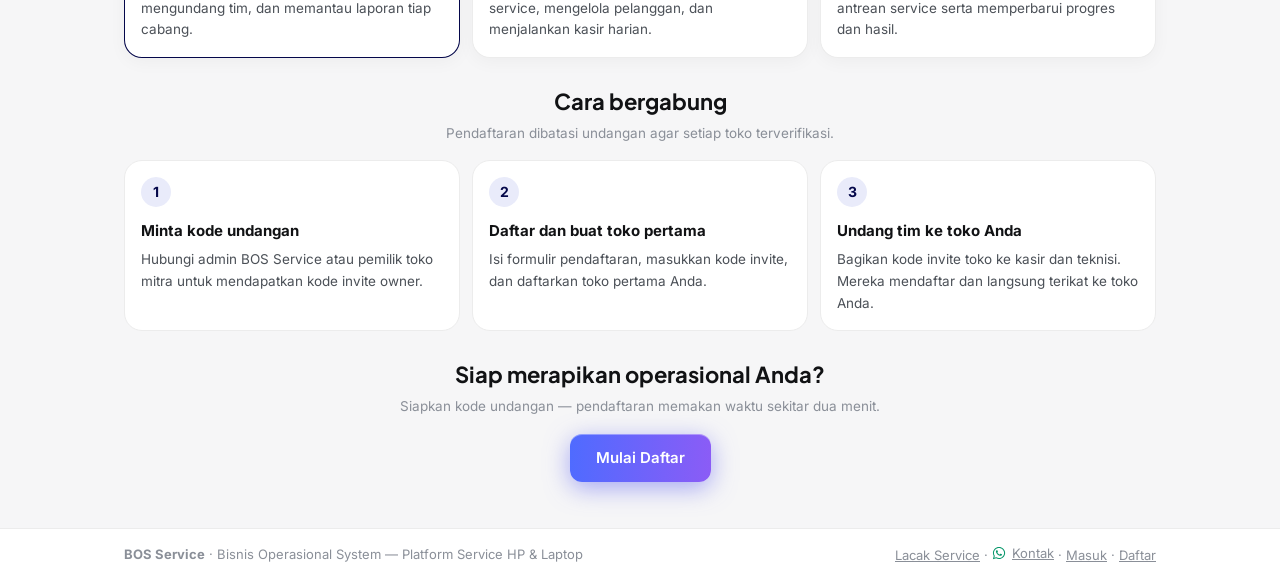
<file: frontend/landing.html>
<!DOCTYPE html>
<html lang="id">
<head>
  <meta charset="UTF-8">
  <meta name="viewport" content="width=device-width, initial-scale=1.0">
  <title>BOS Service — Sistem Operasional Service HP & Laptop</title>
  <meta name="description" content="BOS Service (Bisnis Operasional System): sistem pencatatan service, manajemen teknisi multi-toko, nota digital, dan pelacakan status untuk pelanggan.">
  <link href="https://fonts.googleapis.com/css2?family=Inter:wght@400;600;700&family=Plus+Jakarta+Sans:wght@700;800&display=swap" rel="stylesheet">
  <link rel="stylesheet" href="assets/css/bos.css?v=mobile1">
</head>
<body>
  <nav class="bos-nav">
    <div class="wrap">
      <a class="bos-brand" href="landing.html">
        <span class="bos-mark">BOS</span>
        <span>BOS Service<small>Bisnis Operasional System</small></span>
      </a>
      <div class="bos-links">
        <a class="hide-m" href="#produk">Produk</a>
        <a class="hide-m" href="#alur">Alur Kerja</a>
        <a class="hide-m" href="#peran">Peran</a>
        <a href="lacak.html">Lacak Service</a>
        <a href="login.html">Masuk</a>
        <a class="btn btn-cta" style="padding:9px 22px" href="register.html">Daftar</a>
        <a class="btn btn-ghost" style="padding:9px 18px;display:inline-flex;align-items:center;gap:8px" href="https://wa.me/628989632111?text=Halo%20BOS%20Service%2C%20saya%20ingin%20bertanya%20tentang%20pendaftaran." target="_blank" rel="noopener"><svg width="15" height="15" viewBox="0 0 448 512" fill="#059669" aria-hidden="true"><path d="M380.9 97.1C339 55.1 283.2 32 223.9 32c-122.4 0-222 99.6-222 222 0 39.1 10.2 77.3 29.6 111L0 480l117.7-30.9c32.4 17.7 68.9 27 106.1 27h.1c122.3 0 224.1-99.6 224.1-222 0-59.3-25.2-115-67.1-157zm-157 341.6c-33.2 0-65.7-8.9-94-25.7l-6.7-4-69.8 18.3L72 359.2l-4.4-7c-18.5-29.4-28.2-63.3-28.2-98.2 0-101.7 82.8-184.5 184.6-184.5 49.3 0 95.6 19.2 130.4 54.1 34.8 34.9 56.2 81.2 56.1 130.5 0 101.8-84.9 184.6-186.6 184.6zm101.2-138.2c-5.5-2.8-32.8-16.2-37.9-18-5.1-1.9-8.8-2.8-12.5 2.8-3.7 5.6-14.3 18-17.6 21.8-3.2 3.7-6.5 4.2-12 1.4-32.6-16.3-54-29.1-75.5-66-5.7-9.8 5.7-9.1 16.3-30.3 1.8-3.7.9-6.9-.5-9.7-1.4-2.8-12.5-30.1-17.1-41.2-4.5-10.8-9.1-9.3-12.5-9.5-3.2-.2-6.9-.2-10.6-.2-3.7 0-9.7 1.4-14.8 6.9-5.1 5.6-19.4 19-19.4 46.3 0 27.3 19.9 53.7 22.6 57.4 2.8 3.7 39.1 59.7 94.8 83.8 35.2 15.2 49 16.5 66.6 13.9 10.7-1.6 32.8-13.4 37.4-26.4 4.6-13 4.6-24.1 3.2-26.4-1.3-2.5-5-3.9-10.5-6.6z"/></svg>Kontak</a>
      </div>
    </div>
  </nav>

  <header class="lp-hero">
    <div class="wrap">
      <div>
        <span class="lp-eyebrow">BOS Service &middot; Bisnis Operasional System</span>
        <h1>Operasional service HP dan laptop, <span class="grad">tercatat rapi dalam satu sistem.</span></h1>
        <p class="lp-sub">Penerimaan service, penugasan teknisi, pemantauan status, nota digital, hingga laporan pendapatan — dirancang untuk satu konter maupun banyak cabang.</p>
        <div class="lp-cta">
          <a class="btn btn-cta" href="register.html">Minta Kode Undangan</a>
          <a class="btn btn-outline" href="lacak.html">Lacak Status Service</a>
          <a class="btn btn-outline" style="display:inline-flex;align-items:center;gap:8px" href="https://wa.me/628989632111?text=Halo%20BOS%20Service%2C%20saya%20ingin%20bertanya%20tentang%20pendaftaran." target="_blank" rel="noopener"><svg width="15" height="15" viewBox="0 0 448 512" fill="#5eead4" aria-hidden="true"><path d="M380.9 97.1C339 55.1 283.2 32 223.9 32c-122.4 0-222 99.6-222 222 0 39.1 10.2 77.3 29.6 111L0 480l117.7-30.9c32.4 17.7 68.9 27 106.1 27h.1c122.3 0 224.1-99.6 224.1-222 0-59.3-25.2-115-67.1-157zm-157 341.6c-33.2 0-65.7-8.9-94-25.7l-6.7-4-69.8 18.3L72 359.2l-4.4-7c-18.5-29.4-28.2-63.3-28.2-98.2 0-101.7 82.8-184.5 184.6-184.5 49.3 0 95.6 19.2 130.4 54.1 34.8 34.9 56.2 81.2 56.1 130.5 0 101.8-84.9 184.6-186.6 184.6zm101.2-138.2c-5.5-2.8-32.8-16.2-37.9-18-5.1-1.9-8.8-2.8-12.5 2.8-3.7 5.6-14.3 18-17.6 21.8-3.2 3.7-6.5 4.2-12 1.4-32.6-16.3-54-29.1-75.5-66-5.7-9.8 5.7-9.1 16.3-30.3 1.8-3.7.9-6.9-.5-9.7-1.4-2.8-12.5-30.1-17.1-41.2-4.5-10.8-9.1-9.3-12.5-9.5-3.2-.2-6.9-.2-10.6-.2-3.7 0-9.7 1.4-14.8 6.9-5.1 5.6-19.4 19-19.4 46.3 0 27.3 19.9 53.7 22.6 57.4 2.8 3.7 39.1 59.7 94.8 83.8 35.2 15.2 49 16.5 66.6 13.9 10.7-1.6 32.8-13.4 37.4-26.4 4.6-13 4.6-24.1 3.2-26.4-1.3-2.5-5-3.9-10.5-6.6z"/></svg>Hubungi via WhatsApp</a>
        </div>
        <p class="lp-note">Pendaftaran invite-only selama masa peluncuran. Pelanggan dapat melacak status tanpa akun.</p>
        <div class="lp-meta">
          <div><b>Multi-toko</b><span>Satu akun, banyak cabang</span></div>
          <div><b>Real-time</b><span>Status terpantau tiap tahap</span></div>
          <div><b>Audit</b><span>Jejak aktivitas tercatat</span></div>
        </div>
      </div>
      <div class="lp-visual">
        <img class="lp-laptop" src="assets/images/laptop-mockup.jpg" alt="Dashboard manajemen toko BOS Service pada laptop" loading="eager">
      </div>
    </div>
  </header>

  <div class="lp-strip">
    <div class="wrap">
      <div><b>Pencatatan terpusat</b><span>Invoice, pelanggan, dan riwayat service tersimpan per toko.</span></div>
      <div><b>Pelacakan publik</b><span>Pelanggan cek status via kode nota atau IMEI.</span></div>
      <div><b>Nota digital &amp; cetak</b><span>Kirim via WhatsApp atau cetak thermal 58/80mm dan A4.</span></div>
      <div><b>Kontrol akses</b><span>Peran owner, admin, kasir, dan teknisi yang terisolasi.</span></div>
    </div>
  </div>

  <section class="section" id="produk">
    <div class="wrap">
      <h2>Satu platform, tiga fungsi utama</h2>
      <p class="sub">Dari meja kasir sampai pengawasan pemilik usaha.</p>
      <div class="grid">
        <div class="card"><div class="icon">01</div><h3>Operasional Harian Toko</h3><p>Penerimaan service dengan nota bernomor per cabang, estimasi dan deadline otomatis, alur status Antri hingga Selesai, serta pencatatan metode pembayaran Tunai, Transfer, dan QRIS.</p></div>
        <div class="card"><div class="icon">02</div><h3>Tim dan Banyak Cabang</h3><p>Undang kasir dan teknisi per toko melalui kode invite. Satu akun dapat mengelola banyak cabang dengan data yang terisolasi — cabang A tidak dapat mengakses data cabang B.</p></div>
        <div class="card"><div class="icon">03</div><h3>Transparansi Pelanggan</h3><p>Setiap nota memuat tautan pelacakan. Pelanggan memantau progres perangkatnya sendiri, termasuk masa garansi — tanpa perlu menghubungi toko.</p></div>
      </div>
    </div>
  </section>

  <section class="section" id="alur" style="padding-top:0">
    <div class="wrap">
      <h2>Alur kerja yang terkendali</h2>
      <p class="sub">Empat tahap, setiap perpindahan tercatat waktunya.</p>
      <div class="lp-flow">
        <div><b>Tahap 1</b><h3>Penerimaan dan Nota</h3><p>Data perangkat, keluhan, dan kondisi awal dicatat. Nota digital terkirim via WhatsApp lengkap dengan tautan pelacakan.</p></div>
        <div><b>Tahap 2</b><h3>Pengerjaan Terpantau</h3><p>Service ditugaskan ke teknisi dengan estimasi dan deadline. Keterlambatan terdeteksi otomatis.</p></div>
        <div><b>Tahap 3</b><h3>Selesai dan Pembayaran</h3><p>Hasil tercatat (jadi/tidak), pelanggan diberitahu, pembayaran dan metode bayar dibukukan.</p></div>
        <div><b>Tahap 4</b><h3>Pelacakan Mandiri</h3><p>Pelanggan memantau status dan garansi secara mandiri. Klaim garansi membuka service lanjutan yang terhubung.</p></div>
      </div>
    </div>
  </section>

  <section class="section" id="peran" style="padding-top:0">
    <div class="wrap">
      <h2>Peran dalam platform</h2>
      <p class="sub">Satu orang dapat memegang banyak toko dengan peran berbeda.</p>
      <div class="grid">
        <div class="card role owner"><small>Owner</small><h3>Pemilik Usaha</h3><p>Mendaftar via invite, mengelola banyak toko, mengundang tim, dan memantau laporan tiap cabang.</p></div>
        <div class="card role"><small>Admin / Kasir</small><h3>Operasional Toko</h3><p>Diundang owner ke toko tertentu. Mencatat service, mengelola pelanggan, dan menjalankan kasir harian.</p></div>
        <div class="card role"><small>Teknisi</small><h3>Eksekusi Service</h3><p>Diundang owner ke toko tertentu. Mengerjakan antrean service serta memperbarui progres dan hasil.</p></div>
      </div>
    </div>
  </section>

  <section class="section" id="gabung" style="padding-top:0">
    <div class="wrap">
      <h2>Cara bergabung</h2>
      <p class="sub">Pendaftaran dibatasi undangan agar setiap toko terverifikasi.</p>
      <div class="steps">
        <div class="step"><h3>Minta kode undangan</h3><p>Hubungi admin BOS Service atau pemilik toko mitra untuk mendapatkan kode invite owner.</p></div>
        <div class="step"><h3>Daftar dan buat toko pertama</h3><p>Isi formulir pendaftaran, masukkan kode invite, dan daftarkan toko pertama Anda.</p></div>
        <div class="step"><h3>Undang tim ke toko Anda</h3><p>Bagikan kode invite toko ke kasir dan teknisi. Mereka mendaftar dan langsung terikat ke toko Anda.</p></div>
      </div>
    </div>
  </section>

  <section class="section" style="padding-top:0">
    <div class="wrap" style="text-align:center">
      <h2>Siap merapikan operasional Anda?</h2>
      <p class="sub">Siapkan kode undangan — pendaftaran memakan waktu sekitar dua menit.</p>
      <a class="btn btn-cta" href="register.html">Mulai Daftar</a>
    </div>
  </section>

  <footer>
    <div class="wrap">
      <span><strong>BOS Service</strong> &middot; Bisnis Operasional System — Platform Service HP &amp; Laptop</span>
      <span class="right"><a href="lacak.html">Lacak Service</a> &middot; <a href="https://wa.me/628989632111?text=Halo%20BOS%20Service%2C%20saya%20ingin%20bertanya%20tentang%20pendaftaran." target="_blank" rel="noopener" style="display:inline-flex;align-items:center;gap:6px"><svg width="14" height="14" viewBox="0 0 448 512" fill="#059669" aria-hidden="true"><path d="M380.9 97.1C339 55.1 283.2 32 223.9 32c-122.4 0-222 99.6-222 222 0 39.1 10.2 77.3 29.6 111L0 480l117.7-30.9c32.4 17.7 68.9 27 106.1 27h.1c122.3 0 224.1-99.6 224.1-222 0-59.3-25.2-115-67.1-157zm-157 341.6c-33.2 0-65.7-8.9-94-25.7l-6.7-4-69.8 18.3L72 359.2l-4.4-7c-18.5-29.4-28.2-63.3-28.2-98.2 0-101.7 82.8-184.5 184.6-184.5 49.3 0 95.6 19.2 130.4 54.1 34.8 34.9 56.2 81.2 56.1 130.5 0 101.8-84.9 184.6-186.6 184.6zm101.2-138.2c-5.5-2.8-32.8-16.2-37.9-18-5.1-1.9-8.8-2.8-12.5 2.8-3.7 5.6-14.3 18-17.6 21.8-3.2 3.7-6.5 4.2-12 1.4-32.6-16.3-54-29.1-75.5-66-5.7-9.8 5.7-9.1 16.3-30.3 1.8-3.7.9-6.9-.5-9.7-1.4-2.8-12.5-30.1-17.1-41.2-4.5-10.8-9.1-9.3-12.5-9.5-3.2-.2-6.9-.2-10.6-.2-3.7 0-9.7 1.4-14.8 6.9-5.1 5.6-19.4 19-19.4 46.3 0 27.3 19.9 53.7 22.6 57.4 2.8 3.7 39.1 59.7 94.8 83.8 35.2 15.2 49 16.5 66.6 13.9 10.7-1.6 32.8-13.4 37.4-26.4 4.6-13 4.6-24.1 3.2-26.4-1.3-2.5-5-3.9-10.5-6.6z"/></svg>Kontak</a> &middot; <a href="login.html">Masuk</a> &middot; <a href="register.html">Daftar</a></span>
    </div>
  </footer>
</body>
</html>
</file>
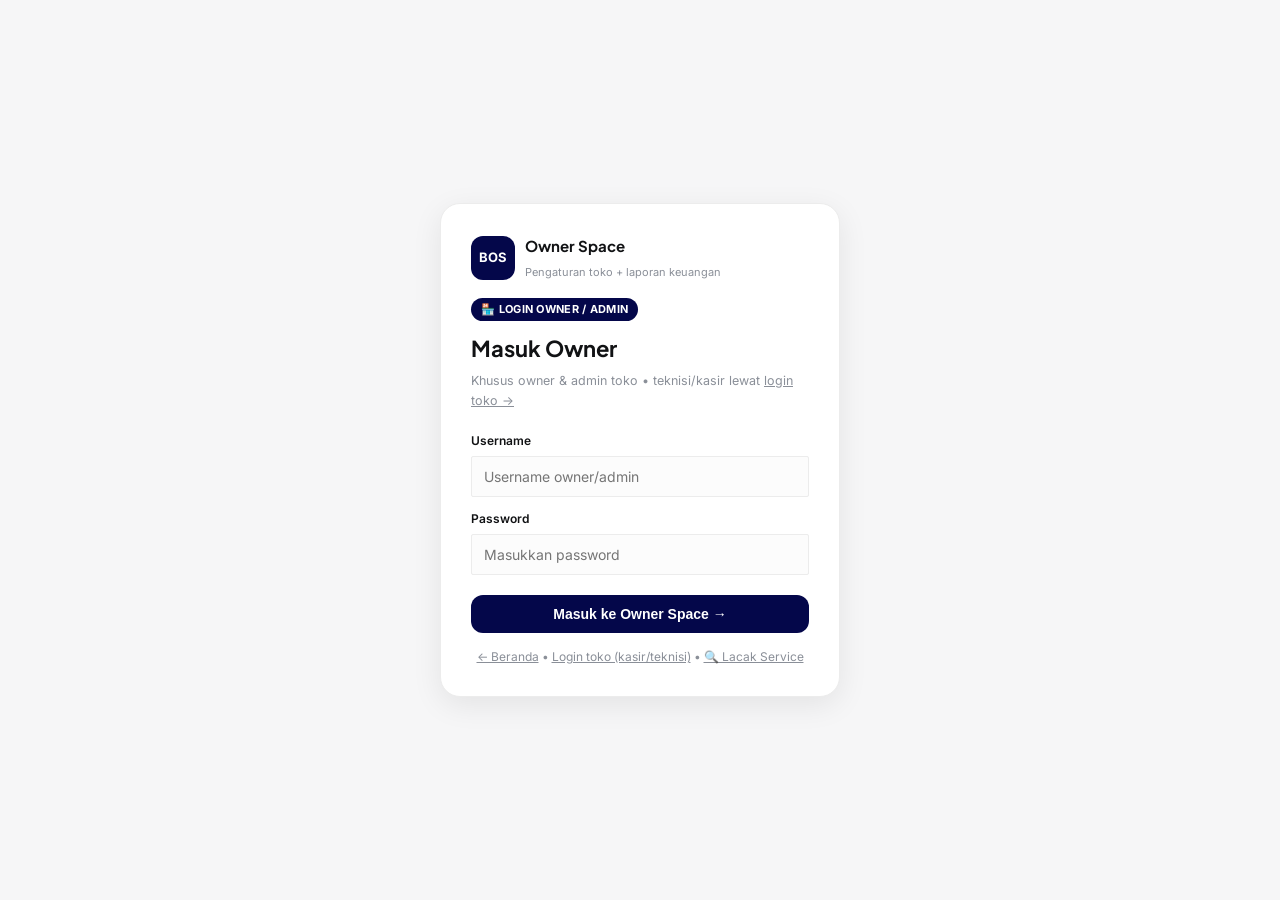
<file: frontend/login-owner.html>
<!DOCTYPE html>
<html lang="id">
<head>
  <meta charset="UTF-8">
  <meta name="viewport" content="width=device-width, initial-scale=1.0">
  <title>Masuk Owner — BOS SERVICE</title>
  <meta name="description" content="Login khusus owner/admin BOS SERVICE — menuju Owner Space (pengaturan toko + laporan keuangan).">
  <link href="https://fonts.googleapis.com/css2?family=Inter:wght@400;600;700&family=Plus+Jakarta+Sans:wght@700&display=swap" rel="stylesheet">
  <link rel="stylesheet" href="assets/css/style.css?v=black3">
  <link rel="stylesheet" href="assets/css/bos.css?v=mobile1">
  <style>
    .login-wrap{min-height:100vh;min-height:100dvh;display:grid;place-items:center;background:#f6f6f7;padding:24px;padding-bottom:calc(24px + env(safe-area-inset-bottom,0px))}
    .login-card{background:#fff;border:1px solid #ececec;border-radius:20px;padding:30px;max-width:400px;width:100%;box-shadow:0 8px 30px rgba(0,0,0,.08)}
    .login-card h1{font-family:'Plus Jakarta Sans',sans-serif;font-size:22px;margin-bottom:4px}
    .login-card .tagline{color:#8a8f98;font-size:12.5px;margin-bottom:20px}
    .field{display:flex;flex-direction:column;gap:6px;margin-bottom:12px}
    .field label{font-size:12px;font-weight:600}
    .field input{padding:11px 12px;border:1px solid #ececec;border-radius:12px;background:#fcfcfc;font-size:14px;outline:0}
    .field input:focus{border-color:#04074a;background:#fff}
    .alert{padding:10px 12px;border-radius:12px;font-size:13px;display:none;margin-bottom:12px}
    .alert.err{background:#fef2f2;color:#dc2626;border:1px solid #fecaca}
    .alert.ok{background:#ecfdf5;color:#059669;border:1px solid #a7f3d0}
    .owner-badge{display:inline-block;font-size:11px;font-weight:700;background:#04074a;color:#fff;border-radius:20px;padding:3px 10px;margin-bottom:10px;letter-spacing:.3px}
  </style>
</head>
<body>
  <div class="login-wrap">
    <div class="login-card">
      <a href="landing.html" style="text-decoration:none;color:inherit;display:flex;align-items:center;gap:10px;margin-bottom:14px">
        <span style="width:44px;height:44px;background:#04074a;color:#fff;border-radius:12px;display:grid;place-items:center;font-weight:700;font-size:13px">BOS</span>
        <span style="font-family:'Plus Jakarta Sans',sans-serif;font-weight:700">Owner Space<br><span style="font-family:Inter;font-weight:400;font-size:11px;color:#8a8f98">Pengaturan toko + laporan keuangan</span></span>
      </a>
      <span class="owner-badge">🏪 LOGIN OWNER / ADMIN</span>
      <h1>Masuk Owner</h1>
      <p class="tagline">Khusus owner &amp; admin toko • teknisi/kasir lewat <a href="login.html">login toko →</a></p>

      <div id="alert" class="alert"></div>

      <form id="loginForm" onsubmit="handleOwnerLogin(event)" autocomplete="off">
        <div class="field"><label>Username</label><input id="username" required value="" placeholder="Username owner/admin" autocomplete="off" autocapitalize="off" spellcheck="false"></div>
        <div class="field"><label>Password</label><input id="password" type="password" required value="" placeholder="Masukkan password" autocomplete="new-password"></div>
        <button class="btn btn-dark" style="width:100%;margin-top:8px" type="submit">Masuk ke Owner Space →</button>
      </form>

      <div style="margin-top:14px;font-size:12px;color:#8a8f98;text-align:center"><a href="landing.html">← Beranda</a> • <a href="login.html">Login toko (kasir/teknisi)</a> • <a href="lacak.html">🔍 Lacak Service</a></div>
    </div>
  </div>
  <script src="assets/js/auth.js?v=idx2-sess2h"></script>
  <script>
    const API = (window.BOSAuth ? window.BOSAuth.API : (() => {
      const stored = localStorage.getItem('API_BASE');
      if (stored) return stored;
      const proto = location.protocol;
      const host = location.hostname;
      if (proto === 'file:') return 'http://127.0.0.1:8000/api';
      if (host === 'localhost' || host === '127.0.0.1') return 'http://127.0.0.1:8000/api';
      if (!host || host === 'null') return 'http://127.0.0.1:8000/api';
      return location.origin + '/api';
    })());

    window.addEventListener('load', () => {
      setTimeout(() => {
        const u = document.getElementById('username');
        const p = document.getElementById('password');
        if (u) u.value = '';
        if (p) p.value = '';
      }, 100);
    });

    function showMsg(kind, msg){
      const alert = document.getElementById('alert');
      alert.className = 'alert ' + kind; alert.textContent = msg; alert.style.display = 'block';
    }

    // Sudah login owner tapi pencet Back → langsung ke index.html (dashboard toko).
    async function bounceIfOwner(){
      let token = null;
      try{ token = window.BOSAuth ? window.BOSAuth.getToken() : localStorage.getItem('access_token'); }catch(e){}
      if(!token) return;
      try{
        const res = await fetch(`${API}/auth/me`, {headers:{'Authorization':`Bearer ${token}`}});
        if(res.ok){
          const me = await res.json().catch(()=>null);
          try{ if(me && me.role) localStorage.setItem('role', String(me.role).toLowerCase()); }catch(e){}
          const role = window.BOSAuth ? window.BOSAuth.myActiveRole() : String((me && me.role) || '').toLowerCase();
          if(['superadmin','owner','admin'].includes(role)) location.replace('index.html');
          // teknisi/kasir: biarkan di halaman ini agar dapat pesan penolakan jelas saat login ulang
        }
        else if(res.status === 401){
          try{ if(window.BOSAuth) window.BOSAuth.logout(true); else localStorage.removeItem('access_token'); }catch(e){}
        }
      }catch(e){}
    }
    window.addEventListener('pageshow', bounceIfOwner);
    bounceIfOwner();

    async function handleOwnerLogin(e){
      e.preventDefault();
      const u = document.getElementById('username').value.trim();
      const p = document.getElementById('password').value;
      document.getElementById('alert').style.display = 'none';
      try{
        const res = await fetch(`${API}/auth/login`, {
          method:'POST',
          headers:{'Content-Type':'application/json'},
          body: JSON.stringify({username:u, password:p})
        });
        const data = await res.json();
        if(!res.ok) throw new Error(data.detail || 'Gagal login');
        // Simpan dulu agar myActiveRole (per-toko) bisa dihitung
        if(window.BOSAuth) window.BOSAuth.saveLogin(data);
        else {
          localStorage.setItem('login_at', String(Date.now()));
          localStorage.setItem('access_token', data.access_token);
          localStorage.setItem('username', data.username);
          localStorage.setItem('role', data.role);
          localStorage.setItem('bos_stores', JSON.stringify(data.stores || []));
          if(data.primary_store_id) localStorage.setItem('active_store_id', String(data.primary_store_id));
        }
        const role = window.BOSAuth ? window.BOSAuth.myActiveRole() : String(data.role || '').toLowerCase();
        if(!['superadmin','owner','admin'].includes(role)){
          try{ if(window.BOSAuth) window.BOSAuth.logout(true); else localStorage.removeItem('access_token'); }catch(e){}
          throw new Error('⛔ Akun "' + u + '" (' + (role || 'tanpa peran') + ') bukan owner/admin. Pakai login toko untuk kasir/teknisi.');
        }
        showMsg('ok', 'Berhasil! Membuka Dashboard Toko...');
        setTimeout(()=> location.replace('index.html'), 600);
      }catch(err){
        showMsg('err', String(err.message || 'Gagal login'));
      }
    }
  </script>
</body>
</html>
</file>
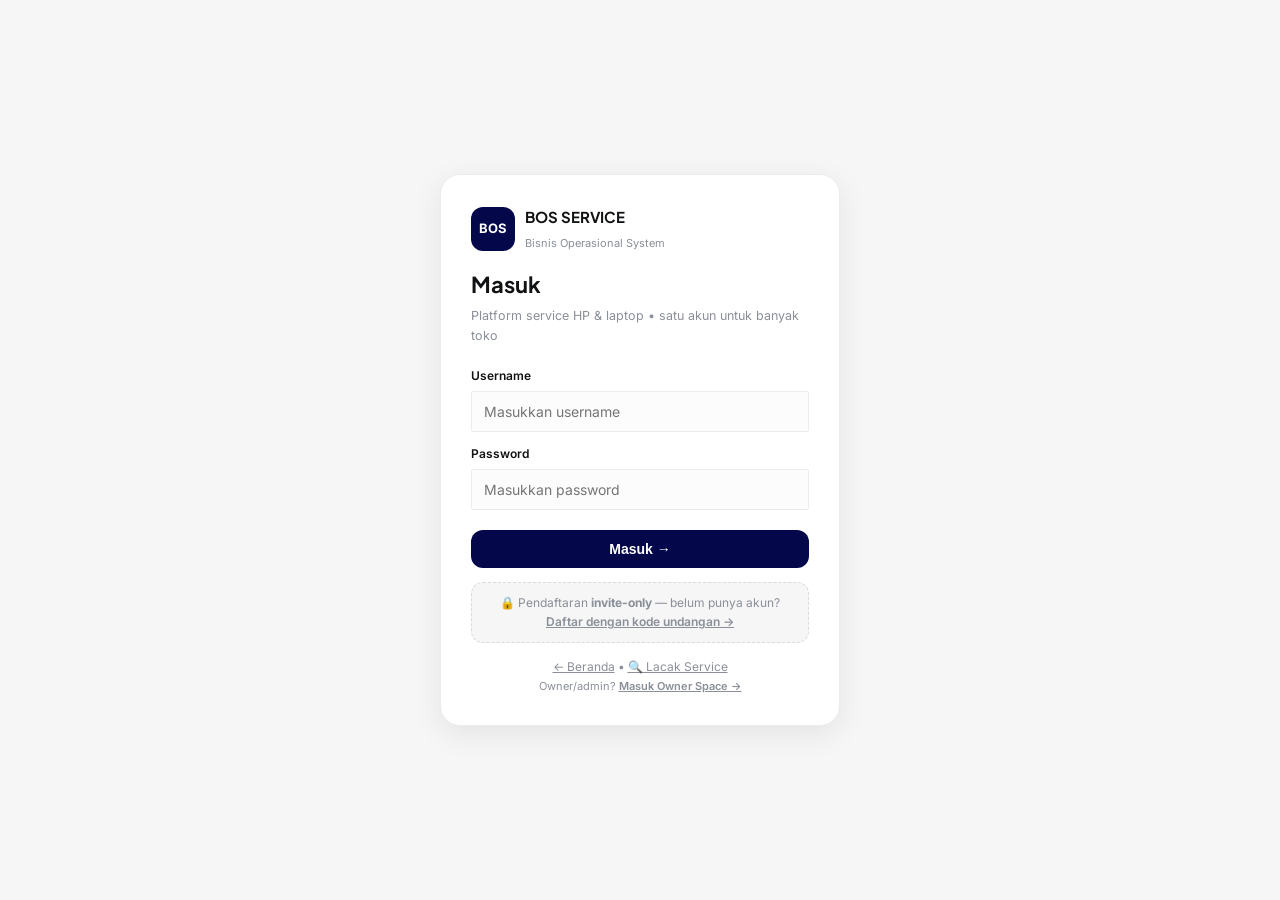
<file: frontend/login.html>
<!DOCTYPE html>
<html lang="id">
<head>
  <meta charset="UTF-8">
  <meta name="viewport" content="width=device-width, initial-scale=1.0">
  <title>Masuk — BOS SERVICE</title>
  <meta name="description" content="Masuk ke BOS SERVICE (Bisnis Operasional System) — platform service HP & laptop multi-toko.">
  <link href="https://fonts.googleapis.com/css2?family=Inter:wght@400;600;700&family=Plus+Jakarta+Sans:wght@700&display=swap" rel="stylesheet">
  <link rel="stylesheet" href="assets/css/style.css?v=black3">
  <link rel="stylesheet" href="assets/css/bos.css?v=mobile1">
  <style>
    .login-wrap{min-height:100vh;min-height:100dvh;display:grid;place-items:center;background:#f6f6f7;padding:24px;padding-bottom:calc(24px + env(safe-area-inset-bottom,0px))}
    .login-card{background:#fff;border:1px solid #ececec;border-radius:20px;padding:30px;max-width:400px;width:100%;box-shadow:0 8px 30px rgba(0,0,0,.08)}
    .login-card h1{font-family:'Plus Jakarta Sans',sans-serif;font-size:22px;margin-bottom:4px}
    .login-card .tagline{color:#8a8f98;font-size:12.5px;margin-bottom:20px}
    .field{display:flex;flex-direction:column;gap:6px;margin-bottom:12px}
    .field label{font-size:12px;font-weight:600}
    .field input{padding:11px 12px;border:1px solid #ececec;border-radius:12px;background:#fcfcfc;font-size:14px;outline:0}
    .field input:focus{border-color:#04074a;background:#fff}
    .alert{padding:10px 12px;border-radius:12px;font-size:13px;display:none;margin-bottom:12px}
    .alert.err{background:#fef2f2;color:#dc2626;border:1px solid #fecaca}
    .alert.ok{background:#ecfdf5;color:#059669;border:1px solid #a7f3d0}
    .invite-note{font-size:12px;color:#8a8f98;background:#f6f6f7;border:1px dashed #d9d9de;border-radius:12px;padding:10px 12px;margin-top:14px;text-align:center}
  </style>
</head>
<body>
  <div class="login-wrap">
    <div class="login-card">
      <a href="landing.html" style="text-decoration:none;color:inherit;display:flex;align-items:center;gap:10px;margin-bottom:14px">
        <span style="width:44px;height:44px;background:#04074a;color:#fff;border-radius:12px;display:grid;place-items:center;font-weight:700;font-size:13px">BOS</span>
        <span style="font-family:'Plus Jakarta Sans',sans-serif;font-weight:700">BOS SERVICE<br><span style="font-family:Inter;font-weight:400;font-size:11px;color:#8a8f98">Bisnis Operasional System</span></span>
      </a>
      <h1>Masuk</h1>
      <p class="tagline">Platform service HP &amp; laptop • satu akun untuk banyak toko</p>

      <div id="alert" class="alert"></div>

      <!-- FORM LOGIN (kontrak API tidak berubah: POST /api/auth/login) -->
      <form id="loginForm" onsubmit="handleLogin(event)" autocomplete="off">
        <div class="field"><label>Username</label><input id="username" required value="" placeholder="Masukkan username" autocomplete="off" autocapitalize="off" spellcheck="false"></div>
        <div class="field"><label>Password</label><input id="password" type="password" required value="" placeholder="Masukkan password" autocomplete="new-password"></div>
        <button class="btn btn-dark" style="width:100%;margin-top:8px" type="submit">Masuk →</button>
      </form>

      <div class="invite-note">🔒 Pendaftaran <strong>invite-only</strong> — belum punya akun? <a href="register.html" style="font-weight:600">Daftar dengan kode undangan →</a></div>

      <div style="margin-top:14px;font-size:12px;color:#8a8f98;text-align:center"><a href="landing.html">← Beranda</a> • <a href="lacak.html">🔍 Lacak Service</a><br><span style="font-size:11px">Owner/admin? <a href="login-owner.html" style="font-weight:600">Masuk Owner Space →</a></span></div>
    </div>
  </div>
  <script src="assets/js/auth.js?v=idx2-sess2h"></script>
  <script>
    // API + routing role via BOSAuth (single source). Fallback lokal jika auth.js gagal load.
    const API = (window.BOSAuth ? window.BOSAuth.API : (() => {
      const stored = localStorage.getItem('API_BASE');
      if (stored) return stored;
      const proto = location.protocol;
      const host = location.hostname;
      if (proto === 'file:') return 'http://127.0.0.1:8000/api';
      if (host === 'localhost' || host === '127.0.0.1') return 'http://127.0.0.1:8000/api';
      if (!host || host === 'null') return 'http://127.0.0.1:8000/api';
      return location.origin + '/api';
    })());

    // cegah browser autofill menampilkan kredensial lama
    window.addEventListener('load', () => {
      setTimeout(() => {
        const u = document.getElementById('username');
        const p = document.getElementById('password');
        if (u) u.value = '';
        if (p) p.value = '';
      }, 100);
    });

    // Sudah login tapi pencet Back ke halaman login → lempar ke landing role masing-masing.
    // Pakai pageshow agar bfcache ikut dicek, dan replace agar riwayat bersih.
    async function bounceIfLoggedIn(){
      let token = null;
      try{ token = window.BOSAuth ? window.BOSAuth.getToken() : localStorage.getItem('access_token'); }catch(e){}
      if(!token) return;
      try{
        const res = await fetch(`${API}/auth/me`, {headers:{'Authorization':`Bearer ${token}`}});
        if(res.ok){
          const me = await res.json().catch(()=>null);
          // sinkronkan role global agar guard dashboard akurat
          try{
            if(me && me.role) localStorage.setItem('role', String(me.role).toLowerCase());
          }catch(e){}
          const role = (me && me.role) || (window.BOSAuth ? window.BOSAuth.getGlobalRole() : '');
          const target = window.BOSAuth ? window.BOSAuth.landingFor(role) : 'index.html';
          location.replace(target);
        }
        else if(res.status === 401){
          try{
            if(window.BOSAuth) window.BOSAuth.logout(true);
            else localStorage.removeItem('access_token');
          }catch(e){}
        }
        // status lain (offline/error) → biarkan di login, jangan tendang paksa
      }catch(e){ /* offline → tetap di login */ }
    }
    window.addEventListener('pageshow', bounceIfLoggedIn);
    bounceIfLoggedIn();

    async function handleLogin(e){
      e.preventDefault();
      const u = document.getElementById('username').value.trim();
      const p = document.getElementById('password').value;
      const alert = document.getElementById('alert');
      alert.style.display='none';
      try{
        const res = await fetch(`${API}/auth/login`, {
          method:'POST',
          headers:{'Content-Type':'application/json'},
          body: JSON.stringify({username:u, password:p})
        });
        const data = await res.json();
        if(!res.ok) throw new Error(data.detail || 'Gagal login');
        alert.className='alert ok'; alert.textContent='Berhasil! Mengalihkan...'; alert.style.display='block';
        // simpan sesi + redirect per role (semua role saat ini ke index.html,
        // teknisi otomatis mode terbatas di dalamnya)
        if(window.BOSAuth) window.BOSAuth.redirectAfterLogin(data);
        else {
          localStorage.setItem('login_at', String(Date.now()));
          localStorage.setItem('access_token', data.access_token);
          localStorage.setItem('username', data.username);
          localStorage.setItem('role', data.role);
          localStorage.setItem('bos_stores', JSON.stringify(data.stores || []));
          if(data.primary_store_id){
            localStorage.setItem('active_store_id', String(data.primary_store_id));
          }
          setTimeout(()=> location.replace('index.html'), 800);
        }
      }catch(err){
        // khusus pending approval
        const msg = String(err.message || '').includes('persetujuan') ? '⏳ ' + err.message : err.message;
        alert.className='alert err'; alert.textContent=msg; alert.style.display='block';
      }
    }
  </script>
</body>
</html>
</file>
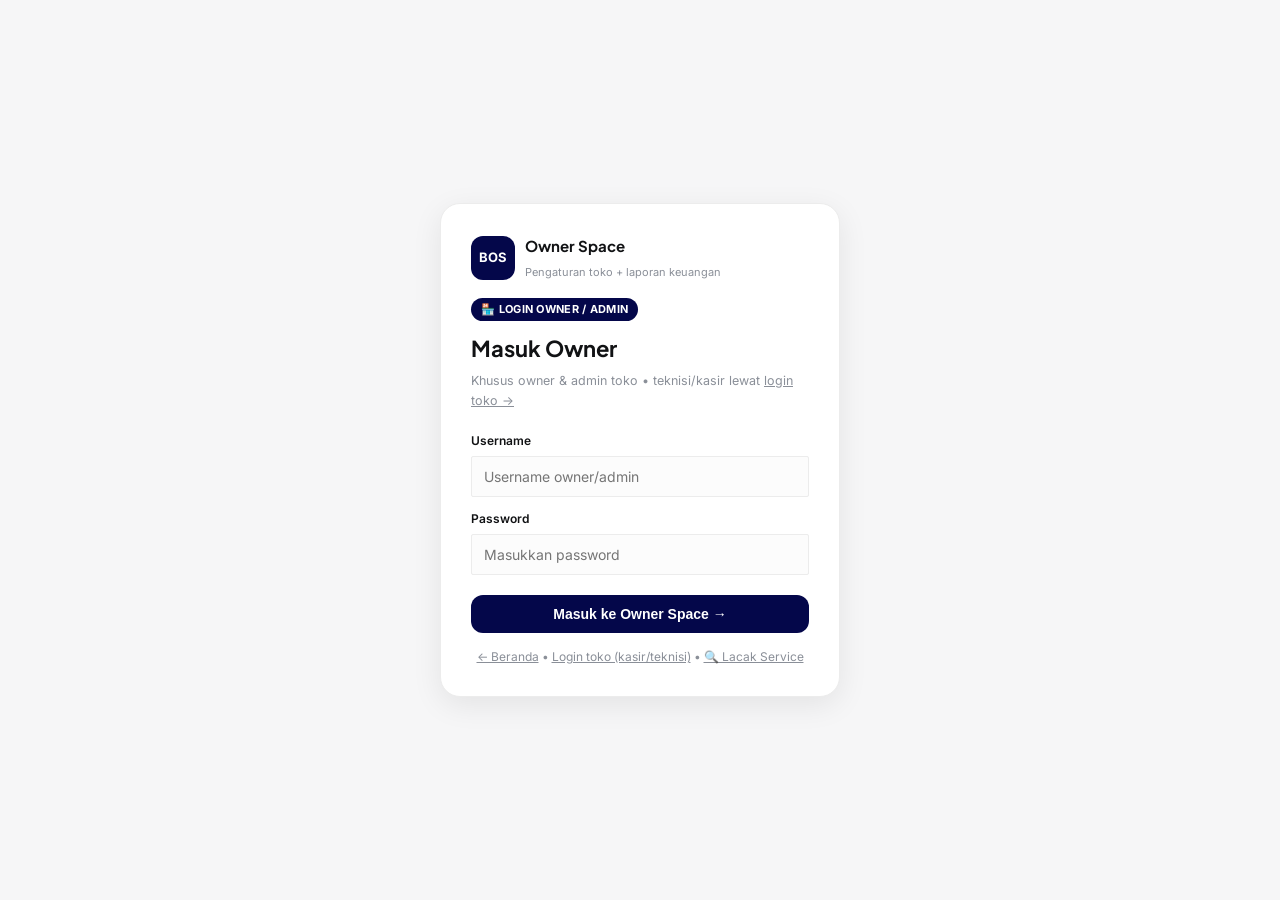
<file: frontend/owner.html>
<!DOCTYPE html>
<html lang="id">
<head>
  <meta charset="UTF-8">
  <meta name="viewport" content="width=device-width, initial-scale=1.0">
  <title>Owner Space — BOS SERVICE</title>
  <meta name="description" content="Dashboard owner BOS SERVICE: pengaturan toko, laporan keuangan teknisi & sparepart, kelola tim. Owner/admin only.">
  <link rel="preconnect" href="https://fonts.googleapis.com">
  <link href="https://fonts.googleapis.com/css2?family=Inter:wght@400;500;600;700&family=Plus+Jakarta+Sans:wght@600;700&display=swap" rel="stylesheet">
  <link rel="stylesheet" href="assets/css/style.css?v=black3">
  <link rel="stylesheet" href="assets/css/bos.css?v=mobile1">
  <style>
    html.guard-lock body{visibility:hidden}
    /* menu aktif mengikuti tema sidebar hitam (lihat style.css) */
    .menu-item.active{background:#fafafa;color:#0a0a0b;border-color:#fafafa;box-shadow:0 6px 18px rgba(0,0,0,.55)}
    .menu-item.active .mi{background:#0a0a0b;color:#fafafa}
    .view{display:none}
    .view.active{display:block}
    .pill{display:inline-block;padding:3px 9px;border-radius:20px;font-size:11px;font-weight:600}
    .pill.ok{background:#ecfdf5;color:#059669}
    .pill.warn{background:#fffbeb;color:#b45309}
    #guardMsg{text-align:center;padding:60px 20px;color:#8a8f98}
    .own-grid2{margin-bottom:12px;display:grid;grid-template-columns:1fr 1fr;gap:12px}
    .own-grid2 .card{margin-bottom:0}
    .own-grid21{margin-bottom:12px;display:grid;grid-template-columns:2fr 1fr;gap:12px}
    .own-grid21 .card{margin-bottom:0}
    /* mode padat: rapatkan kartu, tabel & stat khusus owner */
    #ownWrap{font-size:12.5px}
    #ownWrap .stats{display:grid;grid-template-columns:repeat(5,1fr);gap:6px;margin-bottom:8px}
    #ownWrap .stat-card{padding:8px 10px;border-radius:10px}
    #ownWrap .stat-card h3{font-size:17px;margin:1px 0}
    #ownWrap .stat-card .stat-head{font-size:11px;margin-bottom:2px}
    #ownWrap .stat-card .trend{font-size:10px;margin-top:1px}
    #ownWrap .stat-card .stat-icon{width:20px;height:20px;font-size:11px;border-radius:6px}
    #ownWrap .card{padding:10px 12px;margin-bottom:8px;border-radius:12px}
    #ownWrap .card .card-head{margin-bottom:6px}
    #ownWrap .card h3{font-size:13px}
    #ownWrap .card .muted{font-size:11px}
    #ownWrap .table{font-size:11.5px}
    #ownWrap .table th{padding:5px 6px;font-size:10px}
    #ownWrap .table td{padding:5px 6px}
    #ownWrap .tabs{gap:6px;margin-bottom:8px}
    #ownWrap .tabs .tab{padding:6px 10px;font-size:11.5px}
    #ownWrap .own-grid2,#ownWrap .own-grid21{gap:8px;margin-bottom:8px}
    #ownWrap .toolbar-right .btn.small{padding:5px 8px;font-size:11px}
    @media(max-width:1100px){
      #ownWrap .stats{grid-template-columns:repeat(3,1fr)}
    }
    @media(max-width:860px){
      #ownWrap .stats{grid-template-columns:1fr 1fr}
    }
    @media(max-width:420px){
      #ownWrap .stats{grid-template-columns:1fr}
    }
    .bayar-row{display:flex;align-items:center;justify-content:space-between;gap:8px;padding:7px 0;border-bottom:1px solid #f3f4f6;font-size:12.5px}
    .bayar-row:last-child{border-bottom:0}
    @media(max-width:860px){
      .own-grid2{grid-template-columns:1fr !important}
      .own-grid21{grid-template-columns:1fr !important}
    }
    @media(max-width:860px){
      .sidebar{position:fixed;z-index:60;transform:translateX(-105%);transition:transform .25s}
      .sidebar.open{transform:none}
      .sidebar-overlay.show{display:block}
    }
    .sidebar-overlay{display:none;position:fixed;inset:0;background:rgba(0,0,0,.35);z-index:55}
    .ownDemoNote{background:#fffbeb;border:1px solid #fde68a;color:#92400e;border-radius:12px;padding:9px 12px;font-size:12px;margin-bottom:10px}
    .demo-on{color:#92400e;background:#fde68a;border-radius:6px;padding:1px 6px;font-size:10.5px;font-weight:700}
    /* ---- LOG ANTI-FRAUD: daftar padat, 1 baris = 1 aksi ---- */
    #ownWrap .af-filters{display:flex;flex-wrap:wrap;gap:6px;align-items:center;margin-bottom:10px}
    #ownWrap .af-filters input,#ownWrap .af-filters select{padding:6px 8px;border:1px solid #ececec;border-radius:8px;font-size:12px;background:#fff}
    #ownWrap .af-filters input{min-width:150px}
    .af-active{display:flex;flex-wrap:wrap;gap:6px;align-items:center;margin-bottom:8px;font-size:11.5px}
    .af-chip{display:inline-flex;align-items:center;gap:5px;background:#eef2ff;color:#3730a3;border:1px solid #c7d2fe;border-radius:20px;padding:3px 6px 3px 9px;font-size:11.5px;font-weight:600}
    .af-chip b{font-weight:700}
    .af-chip button{border:0;background:#c7d2fe;color:#3730a3;border-radius:50%;width:16px;height:16px;line-height:1;cursor:pointer;font-size:11px;padding:0}
    .af-chip button:hover{background:#3730a3;color:#fff}
    .af-list{border:1px solid #ececec;border-radius:12px;overflow:hidden;background:#fff}
    .af-day{background:#f9fafb;border-bottom:1px solid #ececec;padding:5px 10px;font-size:10.5px;font-weight:700;color:#6b7280;text-transform:uppercase;letter-spacing:.4px}
    .af-row{display:grid;grid-template-columns:44px 20px 1fr auto;gap:8px;align-items:center;padding:5px 10px;border-bottom:1px solid #f4f4f5;font-size:12px;line-height:1.35}
    .af-row:last-child{border-bottom:0}
    .af-row:hover{background:#fafafa}
    .af-row.ttinggi{background:#fff5f5}
    .af-row.ttinggi:hover{background:#fee2e2}
    .af-row .t{font-size:11px;color:#9ca3af;font-variant-numeric:tabular-nums}
    .af-row .i{font-size:13px;text-align:center}
    .af-row .m{min-width:0}
    .af-row .lbl{font-weight:600;color:#111827}
    .af-row .det{color:#6b7280;font-size:11.5px;overflow:hidden;text-overflow:ellipsis;white-space:nowrap}
    .af-row .tgt{color:#4b5563;font-size:11px}
    .af-row .who{display:flex;align-items:center;gap:6px;font-size:11px;color:#6b7280;white-space:nowrap}
    .af-row .who b{color:#111827;font-weight:600;cursor:pointer;text-decoration:underline dotted}
    .af-row .who b:hover{color:#04074a}
    .af-flag{background:#fee2e2;color:#b91c1c;border-radius:5px;padding:0 5px;font-size:10px;font-weight:700;white-space:nowrap}
    .af-actor-pill{display:inline-flex;align-items:center;gap:4px;background:#f3f4f6;border:1px solid #e5e7eb;border-radius:20px;padding:2px 8px;font-size:11px;cursor:pointer}
    .af-actor-pill:hover{background:#e5e7eb}
    .af-actor-pill.on{background:#04074a;color:#fff;border-color:#04074a}
    @media(max-width:860px){
      .af-row{grid-template-columns:38px 18px 1fr;row-gap:2px}
      .af-row .who{grid-column:3/4;white-space:normal}
    }
    /* ---- BOS v2 SIMPLE: 1 layar, tanpa scroll ---- */
    #view-own-ringkas.bos-simple{font-size:12px}
    .bos-banner{border-radius:10px;padding:8px 10px;margin-bottom:8px;border:1px solid;display:flex;gap:8px;align-items:center}
    .bos-banner.ok{background:#ecfdf5;border-color:#a7f3d0;color:#065f46}
    .bos-banner.warn{background:#fffbeb;border-color:#fde68a;color:#92400e}
    .bos-banner.bad{background:#fef2f2;border-color:#fecaca;color:#991b1b}
    .bos-banner .dot{width:9px;height:9px;border-radius:50%;flex-shrink:0}
    .bos-banner.ok .dot{background:#059669}.bos-banner.warn .dot{background:#f59e0b}.bos-banner.bad .dot{background:#dc2626}
    .bos-banner h3{margin:0;font-size:12.5px;white-space:nowrap;overflow:hidden;text-overflow:ellipsis}
    .bos-banner p{margin:0;font-size:11px;line-height:1.4;white-space:nowrap;overflow:hidden;text-overflow:ellipsis}
    #bosBannerWatch{display:none !important}
    .bos-banner.show-watch #bosBannerWatch{display:block !important}
    .bos-4{display:grid;grid-template-columns:repeat(4,1fr);gap:6px;margin-bottom:6px}
    .bos-num{background:#fff;border:1px solid #ececec;border-radius:10px;padding:7px 9px}
    .bos-num .lbl{font-size:10px;color:#6b7280;font-weight:600;margin-bottom:1px;white-space:nowrap;overflow:hidden;text-overflow:ellipsis}
    .bos-num h3{margin:0;font-size:15px}
    .bos-num .sub{font-size:10px;color:#8a8f98;margin-top:1px;line-height:1.3;white-space:nowrap;overflow:hidden;text-overflow:ellipsis}
    .bos-2{display:grid;grid-template-columns:1.5fr 1fr 1fr;gap:6px;margin-bottom:0}
    .bos-card{background:#fff;border:1px solid #ececec;border-radius:10px;padding:8px 10px;min-width:0}
    .bos-card h4{margin:0 0 4px;font-size:11px;display:flex;justify-content:space-between;align-items:center}
    .bos-card h4 .muted{font-weight:400;color:#8a8f98;font-size:10px}
    .bos-bars{display:flex;align-items:flex-end;gap:6px;height:92px;padding:0}
    .bos-bar-col{flex:1;display:flex;flex-direction:column;align-items:center;gap:2px;min-width:0}
    .bos-bar-pair{display:flex;align-items:flex-end;gap:2px;height:62px;width:100%;justify-content:center}
    .bos-bar{flex:1;max-width:16px;border-radius:4px 4px 2px 2px;min-height:3px}
    .bos-bar.in{background:#059669}.bos-bar.out{background:#f87171}
    .bos-net-dot{width:7px;height:7px;border-radius:50%;background:#2563eb;margin:0 auto}
    .bos-kv{display:flex;justify-content:space-between;gap:6px;padding:3px 0;border-bottom:1px solid #f3f4f6;font-size:11px;white-space:nowrap;overflow:hidden}
    .bos-kv:last-child{border-bottom:0}
    .bos-kv strong{overflow:hidden;text-overflow:ellipsis}
    /* strip LABA: 1 baris, rumus mentor terbaca kiri-ke-kanan */
    .bos-laba{display:flex;align-items:center;gap:7px;flex-wrap:nowrap;overflow-x:auto;
      background:#fff;border:1px solid #ececec;border-left:4px solid #7c3aed;border-radius:10px;
      padding:6px 10px;margin-bottom:6px;white-space:nowrap}
    .bos-laba-t{font-size:9.5px;font-weight:800;color:#7c3aed;letter-spacing:.4px;flex-shrink:0}
    .bos-laba-i{display:flex;flex-direction:column;line-height:1.15;flex-shrink:0}
    .bos-laba-i em{font-style:normal;font-size:9.5px;color:#8a8f98}
    .bos-laba-i b{font-size:12.5px}
    .bos-laba-i.tot{background:#f5f3ff;border-radius:6px;padding:1px 7px}
    .bos-laba-i.tot b{color:#7c3aed}
    .bos-laba-op{color:#c9ced6;font-size:12px;font-weight:700;flex-shrink:0}
    /* sembunyikan tabel + kartu lama biar 1 layar muat; buka via Detail */
    #view-own-ringkas.bos-simple .bos-table,#view-own-ringkas.bos-simple .bos-legend{display:none}
    #view-own-ringkas.bos-simple > .stats,#view-own-ringkas.bos-simple > .card,
    #view-own-ringkas.bos-simple > .own-grid2,#view-own-ringkas.bos-simple > .own-grid21,
    #view-own-ringkas.bos-simple > p{display:none}
    #view-own-ringkas.bos-simple.show-old > .stats,#view-own-ringkas.bos-simple.show-old > .card,
    #view-own-ringkas.bos-simple.show-old > .own-grid2,#view-own-ringkas.bos-simple.show-old > .own-grid21,
    #view-own-ringkas.bos-simple.show-old > p{display:grid}
    #view-own-ringkas.bos-simple.show-old > p{display:block}
    @media(max-width:1100px){.bos-4{grid-template-columns:repeat(4,1fr)}.bos-2{grid-template-columns:1fr 1fr}}
    @media(max-width:860px){.bos-4{grid-template-columns:1fr 1fr}.bos-2{grid-template-columns:1fr}}
  </style>
  <script>
  (function(){
    try{ document.documentElement.classList.add('guard-lock'); }catch(e){}
    function needLogin(){ try{ return !localStorage.getItem('access_token'); }catch(e){ return true; } }
    if(needLogin()){ try{ location.replace('login-owner.html'); }catch(e){ location.href='login-owner.html'; } }
    window.addEventListener('pageshow', function(){
      try{ if(!localStorage.getItem('access_token')) location.replace('login-owner.html'); }catch(e){}
    });
  })();
  </script>
  <script src="assets/js/embed.js?v=uni1"></script>
</head>
<body>
  <div class="app">
    <!-- SIDEBAR ala dashboard toko -->
    <aside class="sidebar" id="sidebar">
      <div class="sidebar-top">
        <div class="brand">
          <div class="brand-icon">◈</div>
          <div>
            <h2 id="brandStoreName">Owner Space</h2>
            <p id="ownStoreSub">Pengaturan toko</p>
          </div>
        </div>
        <div class="store-switch" style="padding:8px 12px 0">
          <label for="ownStoreSel" style="font-size:10.5px;color:#9aa0a6;display:block;margin-bottom:4px">🏪 Toko aktif</label>
          <select id="ownStoreSel" onchange="ownSwitchStore(this.value)" style="width:100%;padding:7px 8px;border-radius:8px;border:1px solid #26262b;background:#131316;color:#e4e4e7;font-size:12px;outline:0"></select>
        </div>
        <nav class="menu">
          <button class="menu-item active" data-own="ringkas" onclick="ownShow('ringkas')">
            <span class="mi">▦</span> Ringkasan
          </button>
          <div class="menu-category">KEUANGAN</div>
          <button class="menu-item" data-own="keuangan" data-hubmenu="pendapatan" onclick="ownShowKeu('pendapatan', this)">
            <span class="mi">💰</span> Pendapatan
          </button>
          <button class="menu-item" data-own="keuangan" data-hubmenu="hpp" onclick="ownShowKeu('hpp', this)">
            <span class="mi">🧾</span> HPP / Modal
          </button>
          <button class="menu-item" data-own="keuangan" data-hubmenu="operasional" onclick="location.href='index.html#kas-keluar'">
            <span class="mi">🏪</span> Operasional
          </button>
          <button class="menu-item" data-own="keuangan" data-hubmenu="aset" onclick="ownShowKeu('aset', this)">
            <span class="mi">🏗</span> Aset
          </button>
          <button class="menu-item" data-own="keuangan" data-hubmenu="owner" onclick="ownShowKeu('owner', this)">
            <span class="mi">👑</span> Owner
          </button>
          <button class="menu-item" data-own="keuangan" data-hubmenu="non" onclick="ownShowKeu('non', this)">
            <span class="mi">🔁</span> Non-Biaya
          </button>
          <button class="menu-item" data-own="keuangan" data-hubmenu="kas" onclick="ownShowKeu('kas', this)">
            <span class="mi">💳</span> Kas & Media
          </button>
          <button class="menu-item" data-own="keuangan" data-hubmenu="buku" onclick="ownShowKeu('buku', this)">
            <span class="mi">📒</span> Buku Besar
          </button>
          <button class="menu-item" data-own="finsukses" onclick="ownShow('finsukses')" style="display:none">
            <span class="mi">✅</span> Pendapatan Sukses
          </button>
          <button class="menu-item" data-own="bayar" onclick="ownShow('bayar')" style="display:none">
            <span class="mi">💳</span> Pembayaran
          </button>
          <button class="menu-item" data-own="keluar" onclick="ownShow('keluar')" style="display:none">
            <span class="mi">🧾</span> Pengeluaran
          </button>
          <button class="menu-item" data-own="bukubesar" onclick="ownShow('bukubesar')" style="display:none">
            <span class="mi">📒</span> Buku Besar
          </button>
          <button class="menu-item" data-own="tutupkas" onclick="ownShow('tutupkas')" style="display:none">
            <span class="mi">🌙</span> Tutup Kas
          </button>
          <div class="menu-category">USAHA</div>
          <button class="menu-item" data-own="penjualan" onclick="ownShow('penjualan')">
            <span class="mi">🛒</span> Penjualan
          </button>
          <button class="menu-item" data-own="inventori" onclick="ownShow('inventori')">
            <span class="mi">◈</span> Inventori
          </button>
          <div class="menu-category">LAPORAN</div>
          <button class="menu-item" data-own="laporan" onclick="ownShow('laporan')">
            <span class="mi">📊</span> Laporan
          </button>
          <div class="menu-category">KONTROL</div>
          <button class="menu-item" data-own="toko" onclick="ownShow('toko')">
            <span class="mi">🏪</span> Profil Toko
          </button>
          <button class="menu-item" data-own="engine" onclick="ownShow('engine')" id="menu-engine">
            <span class="mi">⚙</span> Aturan Engine
          </button>
          <button class="menu-item" data-own="antifraud" onclick="ownShow('antifraud')">
            <span class="mi">🛡️</span> Log Anti-fraud
          </button>
          <button class="menu-item" data-own="tim" onclick="ownShow('tim')">
            <span class="mi">👥</span> Kelola Tim
          </button>
          <button class="menu-item" data-own="approval" onclick="ownShow('approval')" id="menu-approval-own" style="display:none">
            <span class="mi">✅</span> Persetujuan Akun
            <span class="badge" id="own-badge-pending" style="background:#f59e0b;display:none">0</span>
          </button>
          <div class="menu-category">NAVIGASI</div>
          <a class="menu-item" href="index.html" style="text-decoration:none">
            <span class="mi">🏬</span> Dashboard Toko
          </a>
          <a class="menu-item" href="landing.html" style="text-decoration:none">
            <span class="mi">⌂</span> Beranda
          </a>
        </nav>
      </div>
      <div class="sidebar-bottom">
        <div class="user-card">
          <img src="https://i.pravatar.cc/100?img=12" alt="owner" id="sidebar-avatar">
          <div>
            <strong id="sidebar-username">Owner</strong>
            <span id="ownRoleLine">-</span>
          </div>
          <button class="icon-btn" onclick="ownLogout(event)" title="Keluar">⎋</button>
        </div>
        <button class="btn-logout" onclick="ownLogout(event)" title="Keluar dari akun">
          <span class="logout-icon">⎋</span> Logout
        </button>
        <div class="store-info">
          <span>● Owner Space</span>
          <span id="app-ver">vOWN-simple1</span>
        </div>
      </div>
    </aside>
    <div class="sidebar-overlay" id="sidebarOverlay" onclick="closeSidebar()"></div>

    <!-- MAIN -->
    <main class="main">
      <header class="topbar">
        <div class="topbar-left">
          <button class="hamburger" id="hamburger" onclick="toggleSidebar()">☰</button>
          <div>
            <h1 id="page-title">Ringkasan Toko</h1>
            <p id="page-subtitle">Operasional + uang hari ini</p>
          </div>
        </div>
        <div class="topbar-right">
          <span id="ownConn" title="Status koneksi ke server" style="font-size:12px;font-weight:700;color:#10b981">● Online</span>
          <a class="btn btn-ghost small" href="index.html" style="text-decoration:none">🏬 Dashboard Toko</a>
          <button class="btn btn-dark small" onclick="ownLoadAll()">↻ Refresh</button>
        </div>
      </header>

      <div id="guardMsg">Memeriksa akses owner/admin...</div>

      <div id="ownWrap" style="display:none">
        <div id="alert" class="alert" style="display:none"></div>

        <!-- RINGKASAN -->
        <section class="view active bos-simple" id="view-own-ringkas">
          <div id="demoBar" style="display:none;background:#fffbeb;border:1px solid #fde68a;color:#92400e;border-radius:10px;padding:7px 10px;font-size:11.5px;margin-bottom:6px">🧪 <strong>DEMO</strong> — belum ada service, angka ilustrasi.</div>
          <div id="kasBar" style="display:none;border:1px solid;border-radius:10px;padding:7px 10px;font-size:11.5px;margin-bottom:6px"></div>
          <!-- BOS v2 SIMPLE: 1 baris status + 4 angka + 3 kolom, fit tanpa scroll -->
          <div id="bosBanner" class="bos-banner warn" style="display:none"><span class="dot"></span><div style="flex:1;min-width:0"><h3 id="bosBannerTitle">Memuat...</h3><p id="bosBannerSub"></p><p id="bosBannerWatch"></p></div><button class="btn btn-ghost small" onclick="document.getElementById('view-own-ringkas').classList.toggle('show-watch');document.getElementById('bosBanner').classList.toggle('show-watch')" title="Lihat Perlu dijaga">👀</button><button class="btn btn-ghost small" onclick="bosReload()" title="Hitung ulang">↻</button><button class="btn btn-ghost small" onclick="document.getElementById('view-own-ringkas').classList.toggle('show-old')" title="Detail lama">Detail</button></div>
          <div class="bos-4">
            <div class="bos-num" style="border-left:4px solid #059669"><div class="lbl">💵 Kas Masuk • bln ini</div><h3 id="bosMasuk" style="color:#059669">-</h3><div class="sub" id="bosMasukSub">-</div></div>
            <div class="bos-num" style="border-left:4px solid #dc2626"><div class="lbl">💸 Kas Keluar • bln ini</div><h3 id="bosKeluarKas" style="color:#dc2626">-</h3><div class="sub" id="bosKeluarKasSub">-</div></div>
            <div class="bos-num" style="border-left:4px solid #04074a"><div class="lbl">🏦 Saldo Kas • nyata</div><h3 id="bosSaldo">-</h3><div class="sub" id="bosSaldoSub">-</div></div>
            <div class="bos-num" style="border-left:4px solid #7c3aed"><div class="lbl">📈 Arus Kas • bln ini</div><h3 id="bosArus">-</h3><div class="sub" id="bosArusSub">masuk − keluar</div></div>
          </div>
          <div class="bos-laba">
            <span class="bos-laba-t">LABAUSAHA • bln ini</span>
            <span class="bos-laba-i"><em>Omzet</em><b id="bosLomzet">-</b></span>
            <span class="bos-laba-op">−</span>
            <span class="bos-laba-i"><em>HPP</em><b id="bosLhpp">-</b></span>
            <span class="bos-laba-op">=</span>
            <span class="bos-laba-i"><em>Laba Kotor</em><b id="bosLkotor">-</b></span>
            <span class="bos-laba-op">−</span>
            <span class="bos-laba-i"><em>Operasional</em><b id="bosLops">-</b></span>
            <span class="bos-laba-op">=</span>
            <span class="bos-laba-i tot"><em>Laba Bersih</em><b id="bosLlaba">-</b></span>
            <span class="bos-laba-op">|</span>
            <span class="bos-laba-i"><em>Margin</em><b id="bosMargin">-</b></span>
          </div>
          <div class="bos-2">
            <div class="bos-card"><h4>💧 Kas 6 bln <span class="muted" id="bosKasRange">masuk vs keluar</span></h4><div id="bosKasChart" class="bos-bars"><span style="font-size:11px;color:#8a8f98">Memuat...</span></div></div>
            <div class="bos-card"><h4>🧾 Keluar bln ini <span class="muted" id="bosKeluarTot">-</span></h4><div id="bosKeluarList"><p style="font-size:11px;color:#8a8f98">Memuat...</p></div></div>
            <div class="bos-card"><h4>❤️ Sehat? <span class="muted">piutang • stok • modal</span></h4><div id="bosCust"><p style="font-size:11px;color:#8a8f98">Memuat...</p></div><div id="bosHealth" style="margin-top:4px;padding-top:4px;border-top:1px dashed #ececec"><p style="font-size:11px;color:#8a8f98">Memuat...</p></div></div>
          </div>
          <div class="stats">
            <div class="stat-card" onclick="ownShow('penjualan')" style="cursor:pointer;border-left:4px solid #059669">
              <div class="stat-head"><span>① Omzet Hari Ini</span><span class="stat-icon">💰</span></div>
              <h3 id="mOmzet">-</h3><p class="trend" id="mOmzetSub">service + penjualan − refund</p>
            </div>
            <div class="stat-card" style="border-left:4px solid #2563eb">
              <div class="stat-head"><span>② Laba Kotor</span><span class="stat-icon blue">📊</span></div>
              <h3 id="mKotor">-</h3><p class="trend" id="mKotorSub">omzet − HPP hari ini</p>
            </div>
            <div class="stat-card" style="border-left:4px solid #f59e0b">
              <div class="stat-head"><span>③ Biaya Operasional</span><span class="stat-icon">🧾</span></div>
              <h3 id="mOps">-</h3><p class="trend" id="mOpsSub">pengeluaran + uang hadir</p>
            </div>
            <div class="stat-card" style="border-left:4px solid #7c3aed">
              <div class="stat-head"><span>④ Laba Bersih</span><span class="stat-icon">✅</span></div>
              <h3 id="mLaba">-</h3><p class="trend" id="mLabaSub">laba kotor − operasional</p>
            </div>
            <div class="stat-card" style="border-left:4px solid #04074a">
              <div class="stat-head"><span>⑤ Saldo Kas (estimasi)</span><span class="stat-icon">🏦</span></div>
              <h3 id="mSaldo">-</h3><p class="trend" id="mSaldoSub">tanpa saldo awal • cocokkan via Tutup Kas</p>
            </div>
          </div>
          <p style="font-size:11px;color:#8a8f98;margin:0 0 12px">Rumus mentor: <strong>Omzet − HPP = Laba Kotor</strong> → Laba Kotor − Operasional = <strong>Laba Bersih</strong>. HPP = komisi teknisi + modal barang terjual + beban toko kecelakaan. Komisi teknisi masuk HPP (biaya langsung service), bukan operasional.</p>
          <div class="card">
            <div class="card-head toolbar">
              <div class="toolbar-left"><h3>📋 Laporan Harian</h3><span class="muted" id="lapDate">-</span></div>
              <div class="toolbar-right"><button class="btn btn-ghost small" onclick="ownAnalytics()">↻</button></div>
            </div>
            <div class="table-wrap"><table class="table compact"><tbody id="tbodyLapHarian"><tr><td style="text-align:center;color:#8a8f98">Memuat...</td></tr></tbody></table></div>
            <div class="own-grid2" style="margin-top:10px;margin-bottom:0">
              <div style="font-size:12px;color:#4b5563;background:#f9fafb;border:1px dashed #d9d9de;border-radius:12px;padding:10px 12px"><strong>💵 Uang per media (masuk hari ini)</strong><br><span id="lapMedia">-</span></div>
              <div style="font-size:12px;color:#4b5563;background:#f9fafb;border:1px dashed #d9d9de;border-radius:12px;padding:10px 12px"><strong>🧮 Selisih kas</strong><br><span id="lapSelisih">-</span></div>
            </div>
          </div>
          <div class="stats">
            <div class="stat-card" style="border-left:4px solid #2563eb">
              <div class="stat-head"><span>HP Masuk Hari Ini</span><span class="stat-icon blue">📥</span></div>
              <h3 id="stTotal">-</h3><p class="trend">unit masuk hari ini</p>
            </div>
            <div class="stat-card" style="border-left:4px solid #059669">
              <div class="stat-head"><span>HP Keluar Hari Ini</span><span class="stat-icon">📤</span></div>
              <h3 id="stKeluar">-</h3><p class="trend">diambil pelanggan hari ini</p>
            </div>
            <div class="stat-card" style="border-left:4px solid #f59e0b">
              <div class="stat-head"><span>Dalam Proses</span><span class="stat-icon">⚙</span></div>
              <h3 id="stProses">-</h3><p class="trend">antri + dikerjakan</p>
            </div>
            <div class="stat-card" style="border-left:4px solid #059669">
              <div class="stat-head"><span>Sukses</span><span class="stat-icon">✓</span></div>
              <h3 id="stSukses">-</h3><p class="trend">siap/dihitung pendapatan</p>
            </div>
            <div class="stat-card" onclick="ownShow('keuangan')" style="cursor:pointer;border-left:4px solid #ef4444">
              <div class="stat-head"><span>Hutang Teknisi</span><span class="stat-icon">⚠</span></div>
              <h3 id="stHutang" style="color:#ef4444">-</h3><p class="trend">aktif • klik → keuangan</p>
            </div>
            <div class="stat-card" style="border-left:4px solid #f59e0b">
              <div class="stat-head"><span>Belum Bayar</span><span class="stat-icon">⏳</span></div>
              <h3 id="finBelum">-</h3><p class="trend" id="finBelumSub">sukses tanpa metode bayar</p>
            </div>
            <div class="stat-card" style="display:none">
              <div class="stat-head"><span>Estimasi</span></div>
              <h3 id="stEstimasi">-</h3><p class="trend">-</p>
            </div>
          </div>
          <div class="own-grid21">
          <div class="card">
            <div class="card-head toolbar">
              <div class="toolbar-left"><h3>📈 Arus 7 Hari</h3><span class="muted" id="finRange">-</span></div>
              <div class="toolbar-right"><button class="btn btn-ghost small" onclick="ownAnalytics()">↻</button></div>
            </div>
            <div id="finChart" style="display:flex;align-items:flex-end;gap:6px;height:96px;padding:4px 2px 0"></div>
            <div class="table-wrap" style="margin-top:8px"><table class="table compact"><thead><tr><th>Tanggal</th><th style="text-align:center">Unit</th><th style="text-align:right">Pendapatan</th></tr></thead><tbody id="tbodyFin7"><tr><td colspan="3" style="text-align:center">Memuat...</td></tr></tbody></table></div>
          </div>
          <div class="card">
            <div class="card-head"><h3>💳 Metode Bayar</h3><span class="muted">Akumulasi cair</span></div>
            <div class="bayar-row"><span>💵 Tunai</span><span style="text-align:right"><strong id="finTunai">-</strong><br><span class="muted" id="finTunaiSub" style="font-size:10px">-</span></span></div>
            <div class="bayar-row"><span>🏦 Transfer</span><span style="text-align:right"><strong id="finTransfer">-</strong><br><span class="muted" id="finTransferSub" style="font-size:10px">-</span></span></div>
            <div class="bayar-row"><span>📱 QRIS</span><span style="text-align:right"><strong id="finQris">-</strong><br><span class="muted" id="finQrisSub" style="font-size:10px">-</span></span></div>
          </div>
          </div>
          <div class="card">
            <div class="card-head toolbar">
              <div class="toolbar-left"><h3>📅 Tren Bulanan</h3><span class="muted" id="trenRange">6 bulan • rumus sama dengan kartu atas</span></div>
              <div class="toolbar-right"><button class="btn btn-ghost small" onclick="ownTren()">↻</button></div>
            </div>
            <div id="trenDelta" style="font-size:12px;color:#4b5563;background:#f9fafb;border:1px dashed #d9d9de;border-radius:12px;padding:8px 12px;margin-bottom:8px">Memuat tren...</div>
            <div id="trenChart" style="display:flex;align-items:flex-end;gap:8px;height:110px;padding:4px 2px 0"></div>
            <div class="table-wrap" style="margin-top:8px"><table class="table compact"><thead><tr><th>Bulan</th><th style="text-align:right">Omzet</th><th style="text-align:right">Laba Bersih</th><th style="text-align:center">Masuk</th><th style="text-align:center">Sukses</th></tr></thead><tbody id="tbodyTren"><tr><td colspan="5" style="text-align:center">Memuat...</td></tr></tbody></table></div>
          </div>
          <div class="own-grid2">
          <div class="card">
            <div class="card-head toolbar">
              <div class="toolbar-left"><h3>🏆 Performa Teknisi</h3><span class="muted">Handle • Sukses • Rating</span></div>
              <div class="toolbar-right"><button class="btn btn-ghost small" onclick="ownAnalytics()">↻</button></div>
            </div>
            <div class="table-wrap"><table class="table compact"><thead><tr><th>Teknisi</th><th style="text-align:center">Handle</th><th style="text-align:center">Sukses</th><th style="text-align:center">Fail</th><th>Rating</th></tr></thead><tbody id="tbodyOwnTeknisi"><tr><td colspan="5" style="text-align:center">Memuat...</td></tr></tbody></table></div>
          </div>
          <div class="card">
            <div class="card-head toolbar">
              <div class="toolbar-left"><h3>🔩 Sparepart</h3><span class="muted">Top keluar + stok ≤ 3</span></div>
              <div class="toolbar-right"><button class="btn btn-ghost small" onclick="ownShow('inventori')">Semua →</button></div>
            </div>
            <div class="table-wrap"><table class="table compact"><thead><tr><th>Nama</th><th style="text-align:center">Keluar</th><th style="text-align:center">Stok</th><th style="text-align:right">Harga</th></tr></thead><tbody id="tbodyOwnSpTop"><tr><td colspan="4" style="text-align:center">Memuat...</td></tr></tbody></table></div>
          </div>
          </div>
          <div class="own-grid2" style="grid-template-columns:1fr 1fr">
            <div class="card">
              <div class="card-head"><h3>📱 Skoring Merk HP Masuk</h3><span class="muted">Top 5</span></div>
              <div id="ownBrandList" style="display:flex;flex-direction:column;gap:8px"><p style="font-size:12px;color:#8a8f98">Memuat...</p></div>
            </div>
            <div class="card">
              <div class="card-head"><h3>🛠 Keluhan Kerusakan</h3><span class="muted">Top 5</span></div>
              <div id="ownKeluhanList" style="display:flex;flex-direction:column;gap:8px"><p style="font-size:12px;color:#8a8f98">Memuat...</p></div>
            </div>
          </div>
        </section>

        <!-- KEUANGAN: 7 grup mentor sebagai menu utama (navigasi via sidebar) -->
        <section class="view" id="view-own-keuangan">
          <div id="hubPanel-pendapatan">
            <div class="tabs" style="margin-bottom:12px">
              <button class="tab active" data-subg="pend" data-subk="all" onclick="ownPendSub('all')">Semua</button>
              <button class="tab" data-subg="pend" data-subk="A1" onclick="ownPendSub('A1')">🛠 Jasa Service</button>
              <button class="tab" data-subg="pend" data-subk="A2" onclick="ownPendSub('A2')">🎧 Accessories</button>
              <button class="tab" data-subg="pend" data-subk="A3" onclick="ownPendSub('A3')">📱 Unit</button>
              <button class="tab" data-subg="pend" data-subk="A4" onclick="ownPendSub('A4')">➕ Lain</button>
            </div>
            <div class="card">
              <div class="card-head toolbar"><div class="toolbar-left"><h3>💰 Pendapatan</h3><span class="muted" id="pendSub">service + kasir + lain − refund</span></div><div class="toolbar-right"><button class="btn btn-ghost small" onclick="ownRefundOpen()">− Refund</button><button class="btn btn-ghost small" onclick="ownPendapatan(true)">↻</button></div></div>
              <div class="stats" id="pendCards" style="margin-bottom:10px">
                <div class="stat-card" onclick="ownPendSub('A1')" style="cursor:pointer;border-left:4px solid #059669"><div class="stat-head"><span>🛠 Jasa Service</span></div><h3 id="pendTotA1">-</h3><p class="trend" id="pendCntA1">-</p></div>
                <div class="stat-card" onclick="ownPendSub('A2')" style="cursor:pointer;border-left:4px solid #2563eb"><div class="stat-head"><span>🎧 Accessories</span></div><h3 id="pendTotA2">-</h3><p class="trend" id="pendCntA2">-</p></div>
                <div class="stat-card" onclick="ownPendSub('A3')" style="cursor:pointer;border-left:4px solid #7c3aed"><div class="stat-head"><span>📱 Unit</span></div><h3 id="pendTotA3">-</h3><p class="trend" id="pendCntA3">-</p></div>
                <div class="stat-card" onclick="ownPendSub('A4')" style="cursor:pointer;border-left:4px solid #f59e0b"><div class="stat-head"><span>➕ Lain</span></div><h3 id="pendTotA4">-</h3><p class="trend" id="pendCntA4">-</p></div>
              </div>
              <div class="table-wrap"><table class="table compact"><thead><tr><th>Tanggal</th><th>Sumber</th><th>Kategori</th><th style="text-align:right">Nominal</th><th>Media</th></tr></thead><tbody id="tbodyPend"><tr><td colspan="5" style="text-align:center">Memuat...</td></tr></tbody></table></div>
              <div id="pendPager" style="display:flex;gap:6px;align-items:center;justify-content:center;margin-top:10px;flex-wrap:wrap"></div>
            </div>
            <div id="hubPendapatan"></div>
          </div>
          <div id="hubPanel-hpp" style="display:none">
            <div class="tabs" style="margin-bottom:12px">
              <button class="tab active" data-subg="hpp" data-subk="all" onclick="ownHppSub('all')">Semua</button>
              <button class="tab" data-subg="hpp" data-subk="komisi" onclick="ownHppSub('komisi')">👷 Komisi Teknisi</button>
              <button class="tab" data-subg="hpp" data-subk="B1" onclick="ownHppSub('B1')">🔩 Sparepart</button>
              <button class="tab" data-subg="hpp" data-subk="B2" onclick="ownHppSub('B2')">🎧 Accessories</button>
              <button class="tab" data-subg="hpp" data-subk="B3" onclick="ownHppSub('B3')">📱 Unit</button>
            </div>
            <div class="card">
              <div class="card-head toolbar"><div class="toolbar-left"><h3>🧾 HPP / Modal</h3><span class="muted" id="hppSub">komisi + modal barang − langsung terkait penjualan</span></div><div class="toolbar-right"><button class="btn btn-ghost small" onclick="ownHpp(true)">↻</button></div></div>
              <div class="stats" id="hppCards" style="margin-bottom:10px">
                <div class="stat-card" onclick="ownHppSub('komisi')" style="cursor:pointer;border-left:4px solid #059669"><div class="stat-head"><span>👷 Komisi Teknisi</span></div><h3 id="hppTotKomisi">-</h3><p class="trend" id="hppCntKomisi">-</p></div>
                <div class="stat-card" onclick="ownHppSub('B1')" style="cursor:pointer;border-left:4px solid #2563eb"><div class="stat-head"><span>🔩 Sparepart</span></div><h3 id="hppTotB1">-</h3><p class="trend" id="hppCntB1">-</p></div>
                <div class="stat-card" onclick="ownHppSub('B2')" style="cursor:pointer;border-left:4px solid #7c3aed"><div class="stat-head"><span>🎧 Accessories</span></div><h3 id="hppTotB2">-</h3><p class="trend" id="hppCntB2">-</p></div>
                <div class="stat-card" onclick="ownHppSub('B3')" style="cursor:pointer;border-left:4px solid #f59e0b"><div class="stat-head"><span>📱 Unit</span></div><h3 id="hppTotB3">-</h3><p class="trend" id="hppCntB3">-</p></div>
              </div>
              <div class="table-wrap"><table class="table compact"><thead><tr><th>Tanggal</th><th>Sumber</th><th>Kategori</th><th style="text-align:right">Nominal</th><th>Media</th></tr></thead><tbody id="tbodyHpp"><tr><td colspan="5" style="text-align:center">Memuat...</td></tr></tbody></table></div>
              <div id="hppPager" style="display:flex;gap:6px;align-items:center;justify-content:center;margin-top:10px;flex-wrap:wrap"></div>
            </div>
            <div id="hubHppKomisi"></div>
            <div class="card" style="margin-top:12px"><div class="card-head"><h3>🛠 Insiden Kerja (beban)</h3><span class="muted">beban toko = HPP • beban teknisi = hutang</span></div><div id="hubHppCelaka"></div></div>
          </div>
          <div id="hubPanel-operasional" style="display:none">
            <div class="card" style="border-left:4px solid #059669;margin-bottom:12px">
              <div class="card-head toolbar"><div class="toolbar-left"><h3>🏠 Tabungan Operasional</h3><span class="muted" id="opsTabSub">sewa harian + celengan bulanan • memo, tidak menyentuh komisi teknisi</span></div><div class="toolbar-right"><button class="btn btn-ghost small" onclick="ownOpsTabungan()">↻</button></div></div>
              <div class="stats" style="margin-bottom:10px">
                <div class="stat-card"><div class="stat-head"><span>Sewa Hari Ini</span></div><h3 id="opsSewa">-</h3><p class="trend" id="opsSewaSub">-</p></div>
                <div class="stat-card" style="border-left:4px solid #2563eb"><div class="stat-head"><span>Celengan Bulan Ini</span></div><h3 id="opsCelengan" style="color:#2563eb">-</h3><p class="trend" id="opsCelenganSub">-</p></div>
                <div class="stat-card"><div class="stat-head"><span>Sudah Dibayar</span></div><h3 id="opsDibayar">-</h3><p class="trend">bulan ini</p></div>
                <div class="stat-card"><div class="stat-head"><span>Sisa Ngendap</span></div><h3 id="opsNgendap">-</h3><p class="trend">bulan-bulan lalu</p></div>
              </div>
              <div class="table-wrap"><table class="table compact"><thead><tr><th>Item</th><th style="text-align:right">Target</th><th>Jatuh Tempo</th><th style="text-align:right">Dibayar</th><th>Status</th><th style="text-align:center">Aksi</th></tr></thead><tbody id="tbodyOpsTab"><tr><td colspan="6" style="text-align:center">Memuat...</td></tr></tbody></table></div>
            </div>
            <div class="tabs" style="margin-bottom:12px">
              <button class="tab active" data-subg="ops" data-subk="all" onclick="ownOpsSub('all')">Semua</button>
              <button class="tab" data-subg="ops" data-subk="C1" onclick="ownOpsSub('C1')">Gaji</button>
              <button class="tab" data-subg="ops" data-subk="C2" onclick="ownOpsSub('C2')">Tempat</button>
              <button class="tab" data-subg="ops" data-subk="C3" onclick="ownOpsSub('C3')">Internet</button>
              <button class="tab" data-subg="ops" data-subk="C4" onclick="ownOpsSub('C4')">Harian</button>
              <button class="tab" data-subg="ops" data-subk="C5" onclick="ownOpsSub('C5')">Marketing</button>
              <button class="tab" data-subg="ops" data-subk="C6" onclick="ownOpsSub('C6')">Maintenance</button>
            </div>
            <div class="card">
              <div class="card-head toolbar"><div class="toolbar-left"><h3>🏪 Biaya Operasional</h3><span class="muted" id="opsSub">buku besar + uang hadir</span></div><div class="toolbar-right"><button class="btn btn-ghost small" onclick="ownOperasional(true)">↻</button></div></div>
              <div class="table-wrap"><table class="table compact"><thead><tr><th>Tanggal</th><th>Keterangan</th><th>Kategori</th><th style="text-align:right">Nominal</th><th>Media</th></tr></thead><tbody id="tbodyOps"><tr><td colspan="5" style="text-align:center">Memuat...</td></tr></tbody></table></div>
              <div id="opsPager" style="display:flex;gap:6px;align-items:center;justify-content:center;margin-top:10px;flex-wrap:wrap"></div>
            </div>
            <div id="hubOperasional"></div>
          </div>
          <div id="hubPanel-aset" style="display:none">
            <div class="tabs" style="margin-bottom:12px">
              <button class="tab active" data-subg="aset" data-subk="all" onclick="ownAsetSub('all')">Semua</button>
              <button class="tab" data-subg="aset" data-subk="Aset" onclick="ownAsetSub('Aset')">🏗 Aset</button>
              <button class="tab" data-subg="aset" data-subk="Investasi" onclick="ownAsetSub('Investasi')">📈 Investasi</button>
            </div>
            <div class="card">
              <div class="card-head toolbar"><div class="toolbar-left"><h3>🏗 Aset / Investasi (D)</h3><span class="muted">tidak langsung mengecilkan laba • isi via Buku Besar → Catat Manual</span></div><div class="toolbar-right"><button class="btn btn-ghost small" onclick="ownAset(true)">↻</button></div></div>
              <div class="table-wrap"><table class="table compact"><thead><tr><th>Tanggal</th><th>Keterangan</th><th>Jenis</th><th style="text-align:right">Nominal</th><th>Media</th></tr></thead><tbody id="tbodyAset"><tr><td colspan="5" style="text-align:center">Memuat...</td></tr></tbody></table></div>
              <div id="asetPager" style="display:flex;gap:6px;align-items:center;justify-content:center;margin-top:10px;flex-wrap:wrap"></div>
            </div>
          </div>
          <div id="hubPanel-owner" style="display:none">
            <div class="tabs" style="margin-bottom:12px">
              <button class="tab active" data-subg="own" data-subk="all" onclick="ownOwnerSub('all')">Semua</button>
              <button class="tab" data-subg="own" data-subk="E1" onclick="ownOwnerSub('E1')">💵 Modal Owner</button>
              <button class="tab" data-subg="own" data-subk="E2" onclick="ownOwnerSub('E2')">💸 Prive</button>
            </div>
            <div class="card">
              <div class="card-head toolbar"><div class="toolbar-left"><h3>👑 Transaksi Owner</h3><span class="muted">modal/prive BUKAN omzet & bukan biaya • isi via Buku Besar → Catat Manual</span></div><div class="toolbar-right"><button class="btn btn-ghost small" onclick="ownOwnerTab(true)">↻</button></div></div>
              <div class="table-wrap"><table class="table compact"><thead><tr><th>Tanggal</th><th>Keterangan</th><th>Kategori</th><th style="text-align:right">Nominal</th><th>Media</th></tr></thead><tbody id="tbodyOwner"><tr><td colspan="5" style="text-align:center">Memuat...</td></tr></tbody></table></div>
              <div id="ownTPager" style="display:flex;gap:6px;align-items:center;justify-content:center;margin-top:10px;flex-wrap:wrap"></div>
            </div>
          </div>
          <div id="hubPanel-non" style="display:none">
            <div class="tabs" style="margin-bottom:12px">
              <button class="tab active" data-subg="non" data-subk="all" onclick="ownNonSub('all')">Semua</button>
              <button class="tab" data-subg="non" data-subk="F1" onclick="ownNonSub('F1')">🔁 Transfer Media</button>
              <button class="tab" data-subg="non" data-subk="F2" onclick="ownNonSub('F2')">🤝 Hutang</button>
              <button class="tab" data-subg="non" data-subk="F3" onclick="ownNonSub('F3')">🧾 DP Customer</button>
            </div>
            <div class="card">
              <div class="card-head toolbar">              <div class="toolbar-left"><h3>🔁 Non-Pendapatan / Non-Biaya</h3><span class="muted" id="nonHint">bergerak tapi bukan omzet & bukan biaya</span></div><div class="toolbar-right"><button class="btn btn-ghost small" onclick="ownNonTab(true)">↻</button></div></div>
              <div class="table-wrap"><table class="table compact"><thead><tr><th>Tanggal</th><th>Keterangan</th><th>Kategori</th><th style="text-align:right">Nominal</th><th>Media</th></tr></thead><tbody id="tbodyNon"><tr><td colspan="5" style="text-align:center">Memuat...</td></tr></tbody></table></div>
              <div id="nonPager" style="display:flex;gap:6px;align-items:center;justify-content:center;margin-top:10px;flex-wrap:wrap"></div>
            </div>
          </div>
          <div id="hubPanel-kas" style="display:none">
            <div class="stats" style="margin-bottom:10px">
              <div class="stat-card" style="border-left:4px solid #059669"><div class="stat-head"><span>Kas Utama</span></div><h3 id="mdU">-</h3><p class="trend">laci kasir</p></div>
              <div class="stat-card" style="border-left:4px solid #2563eb"><div class="stat-head"><span>Kas Kecil</span></div><h3 id="mdK">-</h3><p class="trend" id="mdKSub">operasional harian</p></div>
              <div class="stat-card" style="border-left:4px solid #7c3aed"><div class="stat-head"><span>Bank</span></div><h3 id="mdB">-</h3><p class="trend">rekening</p></div>
              <div class="stat-card" style="border-left:4px solid #0891b2"><div class="stat-head"><span>QRIS / E-Wallet</span></div><h3 id="mdQ">-</h3><p class="trend">dompet digital</p></div>
            </div>
            <p style="font-size:11px;color:#8a8f98;margin:0 0 10px" id="mdNote">Saldo sistem per media (buku besar).</p>
            <div id="hubKas"></div>
          </div>
          <div id="hubPanel-buku" style="display:none"><div id="hubBuku"></div></div>

          <div id="ownKeuPanel-kas">
          <div class="tabs" style="margin-bottom:12px">
            <button class="tab active" data-ownpot="all" onclick="ownPotonganTab('all')">📊 Semua Teknisi</button>
            <button class="tab" data-ownpot="kas" onclick="ownPotonganTab('kas')">📄 Rincian Kas</button>
            <button class="tab" data-ownpot="pot" onclick="ownPotonganTab('pot')">✂️ Potongan</button>
          </div>

          <div id="ownPotPanel-all">
          <div id="kasDemoNote" class="ownDemoNote" style="display:none"></div>
          <div class="card">
            <div class="card-head toolbar">
              <div class="toolbar-left"><h3>💰 Keuangan Semua Teknisi</h3><span class="muted">Klik baris untuk rincian • peringkat by komisi cair</span></div>
              <div class="toolbar-right"><button class="btn btn-ghost small" onclick="ownKasAll()">↻</button></div>
            </div>
            <div class="stats" style="margin-bottom:10px">
              <div class="stat-card"><div class="stat-head"><span>Total Komisi Cair</span></div><h3 id="kasAllKomisi">-</h3><p class="trend">sudah dipotong cicilan</p></div>
              <div class="stat-card"><div class="stat-head"><span>Total Uang Hadir</span></div><h3 id="kasAllHadir">-</h3><p class="trend">semua teknisi</p></div>
              <div class="stat-card" style="border-left:4px solid #b45309"><div class="stat-head"><span>Total Potongan</span></div><h3 id="kasAllPotongan" style="color:#b45309">-</h3><p class="trend">cicilan hutang + refund</p></div>
              <div class="stat-card" style="border-left:4px solid #ef4444"><div class="stat-head"><span>Total Hutang</span></div><h3 id="kasAllHutang" style="color:#ef4444">-</h3><p class="trend">belum dicicil</p></div>
            </div>
            <div class="table-wrap"><table class="table compact"><thead><tr><th style="text-align:center">#</th><th>Teknisi</th><th style="text-align:right">Komisi</th><th style="text-align:right">Hadir</th><th style="text-align:right">Potongan</th><th style="text-align:right">Hutang</th><th style="text-align:right">Total</th><th>Skor</th></tr></thead><tbody id="tbodyKasAll"><tr><td colspan="8" style="text-align:center">Memuat...</td></tr></tbody></table></div>
            <p style="font-size:11px;color:#8a8f98;margin-top:8px">Komisi = komisi bruto (sebelum dipotong). Potongan = cicilan hutang + komisi refund yang dibalik. <strong>Total = Komisi − Potongan + Hadir</strong>. Hutang = sisa yang belum dicicil (bakal dipotong dari komisi berikutnya).</p>
          </div>
          </div>

          <div id="ownPotPanel-kas" style="display:none">
          <div class="card">
            <div class="card-head toolbar">
              <div class="toolbar-left"><h3>📄 Rincian Kas per Teknisi</h3><span class="muted" id="kasDetailName">Pilih teknisi di tab Semua Teknisi</span></div>
              <div class="toolbar-right"><button class="btn btn-ghost small" onclick="ownKasAll()">↻</button></div>
            </div>
            <div class="table-wrap"><table class="table compact"><thead><tr><th>Tanggal</th><th>Invoice</th><th>Tipe</th><th style="text-align:right">Masuk</th><th style="text-align:right">Keluar</th><th>Keterangan</th></tr></thead><tbody id="tbodyKasTeknisi"><tr><td colspan="6" style="text-align:center">Pilih teknisi di tab Semua Teknisi</td></tr></tbody></table></div>
          </div>
          </div>

          <div id="ownPotPanel-pot" style="display:none">
            <div id="potDemoNote" class="ownDemoNote" style="display:none"></div>
            <div class="card">
              <div class="card-head toolbar">
                <div class="toolbar-left"><h3>✂️ Potongan</h3><span class="muted">Semua pengurangan dari buku kas teknisi</span></div>
                <div class="toolbar-right">
                  <select id="potTeknisi" onchange="ownPotongan()" style="padding:7px 9px;border:1px solid #ececec;border-radius:10px;font-size:12px;background:#fff"><option value="">Semua Teknisi</option></select>
                  <select id="potTipe" onchange="ownPotongan()" style="padding:7px 9px;border:1px solid #ececec;border-radius:10px;font-size:12px;background:#fff"><option value="">Semua Jenis</option><option value="potongan_cicilan">Cicilan hutang</option><option value="refund_balik">Refund dibalik</option><option value="lainnya">Lainnya</option></select>
                  <button class="btn btn-ghost small" onclick="ownPotongan()">↻</button>
                </div>
              </div>
              <div class="stats" style="margin-bottom:10px">
                <div class="stat-card" style="border-left:4px solid #dc2626"><div class="stat-head"><span>Total Potongan</span></div><h3 id="potTotal" style="color:#dc2626">-</h3><p class="trend" id="potTotalSub">-</p></div>
                <div class="stat-card"><div class="stat-head"><span>Cicilan Hutang</span></div><h3 id="potCicil">-</h3><p class="trend">auto potong dari komisi</p></div>
                <div class="stat-card"><div class="stat-head"><span>Refund Dibalik</span></div><h3 id="potRefund">-</h3><p class="trend">komisi dikurangi</p></div>
                <div class="stat-card"><div class="stat-head"><span>Sisa Hutang Belum Lunas</span></div><h3 id="potSisa">-</h3><p class="trend">akan dicicil berikutnya</p></div>
              </div>
              <div id="potTopList" style="font-size:12.5px;color:#4b5563;background:#f9fafb;border:1px dashed #d9d9de;border-radius:12px;padding:10px 14px;margin-bottom:10px"></div>
              <div class="table-wrap">
                <table class="table compact">
                  <thead><tr><th>Tanggal</th><th>Teknisi</th><th>Invoice</th><th>Jenis Potongan</th><th style="text-align:right">Nominal</th><th style="text-align:right">Sisa Hutang</th><th>Keterangan</th></tr></thead>
                  <tbody id="tbodyPotongan"><tr><td colspan="7" style="text-align:center">Belum ada data</td></tr></tbody>
                </table>
              </div>
            </div>
          </div>
          </div>

          <!-- SUB-TAB: KECELAKAHAAN KERJA -->
          <div id="ownKeuPanel-celaka" style="display:none">
            <div id="celakaDemoNote" class="ownDemoNote" style="display:none"></div>
            <div class="card">
              <div class="card-head toolbar">
                <div class="toolbar-left"><h3>🛠 Kecelakaan Kerja</h3><span class="muted">Unit/part rusak saat dikerjakan • beban teknisi dicicil max 20%</span></div>
                <div class="toolbar-right">
                  <select id="celakaStatus" onchange="ownAccidents()" style="padding:7px 9px;border:1px solid #ececec;border-radius:10px;font-size:12px;background:#fff"><option value="">Semua Status</option><option value="tercatat">Tercatat</option><option value="selesai">Selesai</option></select>
                  <button class="btn btn-ghost small" onclick="ownAccidents()">↻</button>
                  <button class="btn btn-dark small" onclick="ownCelakaOpen()">+ Catat Kecelakaan</button>
                </div>
              </div>
              <div class="stats" style="margin-bottom:10px">
                <div class="stat-card" style="border-left:4px solid #dc2626"><div class="stat-head"><span>Total Kerugian</span></div><h3 id="celRugi" style="color:#dc2626">-</h3><p class="trend" id="celRugiSub">-</p></div>
                <div class="stat-card"><div class="stat-head"><span>Beban Toko</span></div><h3 id="celToko">-</h3><p class="trend">toko tanggung</p></div>
                <div class="stat-card"><div class="stat-head"><span>Beban Teknisi</span></div><h3 id="celTeknisi">-</h3><p class="trend" id="celTeknisiSub">-</p></div>
                <div class="stat-card"><div class="stat-head"><span>Tagihan Pelanggan</span></div><h3 id="celPelanggan">-</h3><p class="trend">tempo pelanggan</p></div>
              </div>
              <div id="celakaNote" style="display:none;font-size:12.5px;background:#eff6ff;border:1px solid #bfdbfe;color:#1e40af;border-radius:12px;padding:10px 14px;margin-bottom:10px"></div>
              <div class="table-wrap">
                <table class="table compact">
                  <thead><tr><th>Tanggal</th><th>Invoice</th><th>Teknisi</th><th>Kronologi</th><th>Pengganti</th><th style="text-align:right">Modal</th><th style="text-align:right">Beban Teknisi</th><th style="text-align:right">Beban Toko</th><th style="text-align:right">Pelanggan</th><th style="text-align:center">Status</th><th style="text-align:center">Aksi</th></tr></thead>
                  <tbody id="tbodyCelaka"><tr><td colspan="11" style="text-align:center">Belum ada data</td></tr></tbody>
                </table>
              </div>
            </div>
          </div>

          <!-- SUB-TAB: REFUND DANA -->
          <div id="ownKeuPanel-refund" style="display:none">
            <div id="refundDemoNote" class="ownDemoNote" style="display:none"></div>
            <div class="card">
              <div class="card-head toolbar">
                <div class="toolbar-left"><h3>💸 Refund Dana</h3><span class="muted">Klaim garansi gagal • komisi teknisi dibalik proporsional</span></div>
                <div class="toolbar-right">
                  <button class="btn btn-ghost small" onclick="ownRefunds()">↻</button>
                  <button class="btn btn-dark small" onclick="ownRefundOpen()">+ Catat Refund</button>
                </div>
              </div>
              <div class="stats" style="margin-bottom:10px">
                <div class="stat-card" style="border-left:4px solid #dc2626"><div class="stat-head"><span>Total Refund</span></div><h3 id="refTotal" style="color:#dc2626">-</h3><p class="trend" id="refTotalSub">-</p></div>
                <div class="stat-card"><div class="stat-head"><span>Dari Omzet Hari Ini</span></div><h3 id="refDari">-</h3><p class="trend">dipotong dari pendapatan</p></div>
                <div class="stat-card"><div class="stat-head"><span>Jadi Pengeluaran</span></div><h3 id="refKeluar">-</h3><p class="trend">omzet kurang → kas keluar</p></div>
                <div class="stat-card"><div class="stat-head"><span>Komisi Dibalik</span></div><h3 id="refKomisi">-</h3><p class="trend">potong dari teknisi</p></div>
              </div>
              <div class="table-wrap">
                <table class="table compact">
                  <thead><tr><th>Kode</th><th>Tanggal</th><th>Invoice</th><th>Pelanggan</th><th>Teknisi</th><th>Alasan</th><th style="text-align:right">Nominal</th><th>Bayar</th><th style="text-align:right">Dari Omzet</th><th style="text-align:right">Jadi Keluar</th><th style="text-align:right">Komisi Balik</th><th style="text-align:center">Aksi</th></tr></thead>
                  <tbody id="tbodyRefund"><tr><td colspan="12" style="text-align:center">Belum ada data</td></tr></tbody>
                </table>
              </div>
            </div>
          </div>

          <!-- MODAL: Kecelakaan Kerja -->
          <div class="modal" id="celakaModal">
            <div class="modal-box" style="max-width:620px">
              <button class="modal-close" onclick="ownCelakaClose()">×</button>
              <h3 style="margin-bottom:4px">🛠 Catat Kecelakaan Kerja</h3>
              <p style="font-size:12px;color:#8a8f98;margin:0 0 12px">Unit atau komponen rusak saat dikerjakan. Pilih siapa yang menanggung — beban teknisi otomatis jadi hutang (cicil max 20% komisi).</p>
              <form id="celakaForm" onsubmit="ownCelakaSave(event)">
                <div class="form-grid">
                  <div class="field"><label>Teknisi (pelaku) *</label><select id="cel-teknisi" required style="padding:11px 12px;border-radius:12px;border:1px solid #ececec"><option value="">Pilih teknisi</option></select></div>
                  <div class="field"><label>Invoice Service</label><input id="cel-invoice" list="celInvoiceList" placeholder="opsional"><datalist id="celInvoiceList"></datalist></div>
                  <div class="field"><label>Jenis Kejadian *</label><select id="cel-jenis" required style="padding:11px 12px;border-radius:12px;border:1px solid #ececec"><option value="part_rusak">Part toko yang rusak</option><option value="komponen_pelanggan">Komponen asli pelanggan ikut rusak</option><option value="catatan">Catatan saja (tanpa kerugian)</option></select></div>
                  <div class="field"><label>Tanggal</label><input id="cel-tanggal" type="date"></div>
                  <div class="field" style="grid-column:1/-1"><label>Kronologi *</label><textarea id="cel-kronologi" rows="2" required placeholder="Contoh: LCD pelanggan ikut pecah saat bongkar baterai"></textarea></div>
                  <div class="field"><label>Part Pengganti</label><input id="cel-part" placeholder="LCD Samsung A52"></div>
                  <div class="field"><label>Sumber Pengganti</label><select id="cel-sumber" style="padding:11px 12px;border-radius:12px;border:1px solid #ececec"><option value="persediaan">Ambil dari Persediaan</option><option value="beli_luar">Beli luar</option></select></div>
                  <div class="field"><label>Modal Pengganti (Rp) *</label><input id="cel-modal" type="number" min="0" required placeholder="600000" oninput="ownCelakaPreview()"><span id="cel-modalInfo" style="font-size:11px;color:#8a8f98">Rp 0</span></div>
                  <div class="field"><label>Siapa Bayar?</label><select id="cel-bayar" onchange="ownCelakaPreview()" style="padding:11px 12px;border-radius:12px;border:1px solid #ececec"><option value="toko">Toko tanggung</option><option value="pelanggan">Pelanggan bayar</option></select></div>
                  <div class="field" id="cel-persenWrap"><label>Porsi Beban Teknisi</label><select id="cel-persen" onchange="ownCelakaPreview()" style="padding:11px 12px;border-radius:12px;border:1px solid #ececec"><option value="0">0% — semua toko</option><option value="25">25%</option><option value="50" selected>50% — default</option><option value="75">75%</option><option value="100">100% — semua teknisi</option></select><span style="font-size:11px;color:#8a8f98">Junior terproteksi 1×/bulan (ditanggung toko)</span></div>
                </div>
                <div id="cel-preview" style="font-size:12.5px;background:#f9fafb;border:1px dashed #d9d9de;border-radius:12px;padding:10px 12px;margin-top:10px;color:#4b5563"></div>
                <div class="form-actions"><button type="button" class="btn btn-ghost" onclick="ownCelakaClose()">← Batal</button><button type="submit" class="btn btn-dark">Simpan Kecelakaan</button></div>
              </form>
            </div>
          </div>

          <!-- MODAL: Refund Dana -->
          <div class="modal" id="refundModal">
            <div class="modal-box" style="max-width:620px">
              <button class="modal-close" onclick="ownRefundClose()">×</button>
              <h3 style="margin-bottom:4px">💸 Catat Refund Dana</h3>
              <p style="font-size:12px;color:#8a8f98;margin:0 0 12px">Klaim garansi tidak bisa diperbaiki. Nominal diambil dari omzet hari ini; komisi teknisi dibalik proporsional.</p>
              <form id="refundForm" onsubmit="ownRefundSave(event)">
                <div class="form-grid">
                  <div class="field"><label>Invoice Service *</label><input id="ref-invoice" list="refInvoiceList" required placeholder="ketik nomor nota"><datalist id="refInvoiceList"></datalist></div>
                  <div class="field"><label>Nominal Refund (Rp) *</label><input id="ref-nominal" type="number" min="1" required placeholder="450000" oninput="ownRefundPreview()"><span id="ref-nominalInfo" style="font-size:11px;color:#8a8f98">Rp 0</span></div>
                  <div class="field"><label>Metode Bayar *</label><select id="ref-metode" style="padding:11px 12px;border-radius:12px;border:1px solid #ececec"><option>Tunai</option><option>Transfer</option><option>QRIS</option></select></div>
                  <div class="field"><label>Tanggal</label><input id="ref-tanggal" type="date"></div>
                  <div class="field" style="grid-column:1/-1"><label>Alasan (wajib) *</label><textarea id="ref-alasan" rows="2" required placeholder="Contoh: IC display rusak, tidak bisa diperbaiki"></textarea></div>
                  <div class="field" style="grid-column:1/-1"><label>Catatan</label><input id="ref-catatan" placeholder="Opsional"></div>
                  <div class="field" style="grid-column:1/-1"><label style="display:flex;align-items:center;gap:6px;font-size:12.5px;font-weight:500"><input type="checkbox" id="ref-tutup" checked style="width:15px;height:15px"> Tutup klaim garansi jadi <strong>Service Failed</strong></label></div>
                </div>
                <div id="ref-preview" style="font-size:12.5px;background:#f9fafb;border:1px dashed #d9d9de;border-radius:12px;padding:10px 12px;margin-top:10px;color:#4b5563"></div>
                <div class="form-actions"><button type="button" class="btn btn-ghost" onclick="ownRefundClose()">← Batal</button><button type="submit" class="btn btn-dark">Simpan Refund</button></div>
              </form>
            </div>
          </div>
        </section>

        <!-- PENDAPATAN SUKSES -->
        <section class="view" id="view-own-finsukses">
          <div class="card">
            <div class="card-head toolbar">
              <div class="toolbar-left"><h3>✅ Pendapatan Sukses</h3><span class="muted">Sukses + Sudah Diambil + Selesai</span></div>
              <div class="toolbar-right"><button class="btn btn-ghost small" onclick="ownFinSukses()">↻</button></div>
            </div>
            <div class="stats" style="margin-bottom:10px">
              <div class="stat-card"><div class="stat-head"><span>Total Cair</span></div><h3 id="sucTotal">-</h3><p class="trend" id="sucTotalSub">-</p></div>
              <div class="stat-card"><div class="stat-head"><span>Bulan Ini</span></div><h3 id="sucBulan">-</h3><p class="trend" id="sucBulanSub">-</p></div>
              <div class="stat-card"><div class="stat-head"><span>Hari Ini</span></div><h3 id="sucHari">-</h3><p class="trend" id="sucHariSub">-</p></div>
            </div>
            <div class="table-wrap"><table class="table compact"><thead><tr><th>Tanggal</th><th>Invoice</th><th>Device</th><th>Teknisi</th><th style="text-align:right">Biaya</th><th>Bayar</th></tr></thead><tbody id="tbodyFinSukses"><tr><td colspan="6" style="text-align:center">Memuat...</td></tr></tbody></table></div>
          </div>
        </section>

        <!-- PEMBAYARAN -->
        <section class="view" id="view-own-bayar">
          <div class="card">
            <div class="card-head toolbar">
              <div class="toolbar-left"><h3>💳 Pembayaran</h3><span class="muted">Rekap per metode (basis service cair)</span></div>
              <div class="toolbar-right"><button class="btn btn-ghost small" onclick="ownBayar()">↻</button></div>
            </div>
            <div class="table-wrap"><table class="table"><thead><tr><th>Metode</th><th style="text-align:center">Unit</th><th style="text-align:right">Nominal</th><th>Porsi</th></tr></thead><tbody id="tbodyBayar"><tr><td colspan="4" style="text-align:center">Memuat...</td></tr></tbody></table></div>
            <div class="table-wrap" style="margin-top:10px"><table class="table compact"><thead><tr><th>Invoice</th><th>Device</th><th>Teknisi</th><th style="text-align:right">Biaya</th><th>Bayar</th></tr></thead><tbody id="tbodyBayarRows"><tr><td colspan="5" style="text-align:center">Memuat...</td></tr></tbody></table></div>
          </div>
        </section>

        <!-- PENGELUARAN: real (API /finance/expenses) + laba-rugi sederhana -->
        <section class="view" id="view-own-keluar">
          <div class="card">
            <div class="card-head toolbar">
              <div class="toolbar-left"><h3>🧾 Pengeluaran</h3><span class="muted">Belanja + operasional toko</span></div>
              <div class="toolbar-right">
                <select id="outFilterKat" onchange="ownKeluar()" style="padding:7px 9px;border:1px solid #ececec;border-radius:10px;font-size:12px;background:#fff"><option value="">Semua Kategori</option><option value="B1">Sparepart</option><option value="B2">Accessories</option><option value="C1">Gaji</option><option value="C2">Tempat</option><option value="C3">Internet</option><option value="C4">Harian</option><option value="C5">Marketing</option><option value="C6">Maintenance</option><option value="D">Aset</option></select>
                <button class="btn btn-ghost small" onclick="ownKeluar()">↻</button>
                <a class="btn btn-dark small" href="index.html#kas-keluar" style="text-decoration:none">+ Catat di Kas Toko</a>
              </div>
            </div>
            <div class="stats" style="margin-bottom:10px">
              <div class="stat-card" style="border-left:4px solid #dc2626"><div class="stat-head"><span>Hari Ini</span></div><h3 id="outHariBig" style="color:#dc2626">-</h3><p class="trend" id="outHariBigSub">-</p></div>
              <div class="stat-card"><div class="stat-head"><span>Bulan Ini</span></div><h3 id="outBulan">-</h3><p class="trend" id="outBulanSub">akumulasi tercatat</p></div>
              <div class="stat-card" style="border-left:4px solid #2563eb"><div class="stat-head"><span>Total Tercatat</span></div><h3 id="outTotal">-</h3><p class="trend" id="outTotalSub">-</p></div>
            </div>
            <div id="outKatRow" style="display:flex;gap:8px;flex-wrap:wrap;margin-bottom:10px"></div>
            <div class="table-wrap"><table class="table compact"><thead><tr><th>Tanggal</th><th>Keperluan</th><th>Kategori</th><th style="text-align:right">Nominal</th><th>Metode</th><th>Oleh</th><th style="text-align:center">Aksi</th></tr></thead><tbody id="tbodyKeluar"><tr><td colspan="7" style="text-align:center">Memuat...</td></tr></tbody></table></div>
            <div id="outPager" style="display:flex;gap:6px;align-items:center;justify-content:center;margin-top:10px;flex-wrap:wrap"></div>
          </div>
          <div class="card" style="margin-top:12px">
            <div class="card-head toolbar">
              <div class="toolbar-left"><h3>📉 Laba - Rugi Sederhana</h3><span class="muted">Omzet cair − semua beban</span></div>
              <div class="toolbar-right"><button class="btn btn-ghost small" onclick="ownKeluar()">↻</button></div>
            </div>
            <div class="stats" style="margin-bottom:10px">
              <div class="stat-card"><div class="stat-head"><span>Laba Hari Ini</span></div><h3 id="labaHari">-</h3><p class="trend" id="labaHariSub">-</p></div>
              <div class="stat-card"><div class="stat-head"><span>Laba Bulan Ini</span></div><h3 id="labaBulan">-</h3><p class="trend" id="labaBulanSub">-</p></div>
            </div>
            <div class="table-wrap"><table class="table compact"><thead><tr><th>Komponen</th><th style="text-align:right">Hari Ini</th><th style="text-align:right">Bulan Ini</th></tr></thead><tbody id="tbodyLaba"><tr><td colspan="3" style="text-align:center">Memuat...</td></tr></tbody></table></div>
            <p style="font-size:11px;color:#8a8f98;margin-top:8px">Rumus mentor: (Service cair + Penjualan kasir − Refund) − (Komisi teknisi + Modal barang terjual + Beban toko kecelakaan) − (Pengeluaran + Uang hadir) = <strong>Laba bersih</strong>. Pemasukan lain/modal masuk kas tapi <strong>bukan omzet</strong>.</p>
          </div>
          <div class="card" style="margin-top:12px">
            <div class="card-head toolbar">
              <div class="toolbar-left"><h3>📥 Pemasukan Manual</h3><span class="muted">Modal + lain (dari Kas Toko)</span></div>
              <div class="toolbar-right"><button class="btn btn-ghost small" onclick="ownInList()">↻</button></div>
            </div>
            <div class="stats" style="margin-bottom:10px">
              <div class="stat-card" style="border-left:4px solid #059669"><div class="stat-head"><span>Bulan Ini</span></div><h3 id="inBulan" style="color:#059669">-</h3><p class="trend" id="inBulanSub">-</p></div>
              <div class="stat-card" style="border-left:4px solid #2563eb"><div class="stat-head"><span>Total Tercatat</span></div><h3 id="inTotal">-</h3><p class="trend" id="inTotalSub">-</p></div>
            </div>
            <div class="table-wrap"><table class="table compact"><thead><tr><th>Tanggal</th><th>Sumber</th><th>Kategori</th><th style="text-align:right">Nominal</th><th>Metode</th><th>Oleh</th><th style="text-align:center">Aksi</th></tr></thead><tbody id="tbodyMasuk"><tr><td colspan="7" style="text-align:center">Memuat...</td></tr></tbody></table></div>
            <p style="font-size:11px;color:#8a8f98;margin-top:8px">Input dari <strong>Dashboard Toko → Kas Toko → + Catat Masuk</strong>. Koreksi salah input juga di sana (kolom Aksi, owner/admin).</p>
          </div>
          <div class="modal" id="outModal" style="display:none">
            <div class="modal-box" style="max-width:480px">
              <button class="modal-close" onclick="ownOutClose()">×</button>
              <h3 style="margin-bottom:4px">🧾 Catat Pengeluaran</h3>
              <p style="font-size:12px;color:#8a8f98;margin:0 0 12px">Pencatatan pindah ke <strong>Dashboard Toko → Kas Toko → + Catat Keluar</strong> (satu pintu, anti dobel). <a href="index.html">Buka Dashboard Toko →</a></p>
            </div>
          </div>
        </section>

        <!-- BUKU BESAR: transaksi pusat SATU pembukuan (kode mentor A-G + media G) -->
        <section class="view" id="view-own-bukubesar">
          <div class="card">
            <div class="card-head toolbar">
              <div class="toolbar-left"><h3>📒 Buku Besar</h3><span class="muted">Semua uang toko • satu pembukuan • kode A–G</span></div>
              <div class="toolbar-right"><button class="btn btn-ghost small" onclick="ownBuku()">↻</button><button class="btn btn-dark small" onclick="ownLedOpen()">+ Catat Manual</button></div>
            </div>
            <div class="stats" style="margin-bottom:10px">
              <div class="stat-card" style="border-left:4px solid #059669"><div class="stat-head"><span>Omzet (A)</span></div><h3 id="bbOmzet">-</h3><p class="trend">pendapatan buku besar</p></div>
              <div class="stat-card" style="border-left:4px solid #b45309"><div class="stat-head"><span>HPP (B)</span></div><h3 id="bbHpp">-</h3><p class="trend">modal barang + komisi (nanti)</p></div>
              <div class="stat-card" style="border-left:4px solid #f59e0b"><div class="stat-head"><span>Operasional (C)</span></div><h3 id="bbOps">-</h3><p class="trend">biaya jalan toko</p></div>
              <div class="stat-card" style="border-left:4px solid #7c3aed"><div class="stat-head"><span>Laba Kotor</span></div><h3 id="bbKotor">-</h3><p class="trend">omzet − HPP</p></div>
              <div class="stat-card" style="border-left:4px solid #04074a"><div class="stat-head"><span>Laba Bersih</span></div><h3 id="bbBersih">-</h3><p class="trend">kotor − operasional</p></div>
            </div>
            <div class="stat-card" style="border-left:4px solid #059669;background:#f0fdf4;margin-bottom:10px;cursor:pointer" onclick="ownShowKeu('hpp')" title="Lihat rincian di tab HPP"><div class="stat-head"><span>💰 Modal nempel di barang (Persediaan)</span></div><h3 id="bbPersediaan" style="color:#047857">-</h3><p class="trend" id="bbPersediaanSub">uang yang sudah jadi barang • klik → rincian HPP</p></div>
            <p style="font-size:11px;color:#8a8f98;margin:0 0 10px" id="bbNote">Memuat...</p>
            <div class="toolbar" style="display:flex;gap:6px;flex-wrap:wrap;margin-bottom:10px">
              <select id="bbJenis" onchange="bbResetPage()" style="padding:7px 9px;border:1px solid #ececec;border-radius:10px;font-size:12px;background:#fff"><option value="">Semua Jenis</option><option value="masuk">Masuk</option><option value="keluar">Keluar</option><option value="transfer">Transfer</option></select>
              <select id="bbKat" onchange="bbResetPage()" style="padding:7px 9px;border:1px solid #ececec;border-radius:10px;font-size:12px;background:#fff"><option value="">Semua Kategori</option></select>
              <select id="bbMedia" onchange="bbResetPage()" style="padding:7px 9px;border:1px solid #ececec;border-radius:10px;font-size:12px;background:#fff"><option value="">Semua Media</option></select>
              <input id="bbSince" type="date" title="Dari tanggal" onchange="bbResetPage()" style="padding:7px 9px;border:1px solid #ececec;border-radius:10px;font-size:12px;background:#fff">
              <input id="bbSampai" type="date" title="Sampai tanggal" onchange="bbResetPage()" style="padding:7px 9px;border:1px solid #ececec;border-radius:10px;font-size:12px;background:#fff">
              <input id="bbCari" type="search" placeholder="Cari keterangan…" oninput="bbCariDebounce()" style="padding:7px 9px;border:1px solid #ececec;border-radius:10px;font-size:12px;background:#fff;min-width:150px">
            </div>
            <div class="table-wrap"><table class="table compact"><thead><tr><th>Tanggal</th><th>Keterangan</th><th>Jenis</th><th>Kategori</th><th style="text-align:right">Nominal</th><th>Media</th><th>Sumber</th><th style="text-align:center">Aksi</th></tr></thead><tbody id="tbodyLedger"><tr><td colspan="8" style="text-align:center">Memuat...</td></tr></tbody></table></div>
            <div style="display:flex;justify-content:space-between;align-items:center;padding-top:10px;font-size:12px;color:#8a8f98"><span id="bbPageInfo"></span><div id="bbPageBtns" style="display:flex;gap:6px;align-items:center;flex-wrap:wrap"></div></div>
          </div>
          <div class="modal" id="ledModal">
            <div class="modal-box" style="max-width:520px">
              <button class="modal-close" onclick="ownLedClose()">×</button>
              <h3 style="margin-bottom:4px">📒 Catat Manual</h3>
              <p style="font-size:12px;color:#8a8f98;margin:0 0 12px">Wajib: jenis + kategori A–G + media uang. Transfer (F1) hanya pindah media, bukan omzet.</p>
              <form id="ledForm" onsubmit="ownLedSave(event)">
                <div class="form-grid">
                  <div class="field"><label>Jenis *</label><select id="led-jenis" onchange="ownLedJenis()" style="padding:11px 12px;border-radius:12px;border:1px solid #ececec"><option value="masuk">Uang Masuk</option><option value="keluar">Uang Keluar</option><option value="transfer">Transfer Antar Kas</option></select></div>
                  <div class="field"><label>Kategori (A–G) *</label><select id="led-kategori" onchange="ownLedJenis()" style="padding:11px 12px;border-radius:12px;border:1px solid #ececec"></select></div>
                  <div class="field" id="led-subWrap" style="display:none"><label>Jenis D *</label><select id="led-sub" onchange="ownLedPreview()" style="padding:11px 12px;border-radius:12px;border:1px solid #ececec"><option>Aset</option><option>Investasi</option></select></div>
                  <div class="field"><label>Nominal (Rp) *</label><input id="led-nominal" type="number" min="1" required placeholder="500000" oninput="ownLedPreview()"><span id="led-nominalInfo" style="font-size:11px;color:#8a8f98">Rp 0</span></div>
                  <div class="field"><label>Media Uang *</label><select id="led-media" onchange="ownLedPreview()" style="padding:11px 12px;border-radius:12px;border:1px solid #ececec"></select></div>
                  <div class="field" id="led-tujuanWrap" style="display:none"><label>Ke Media *</label><select id="led-tujuan" style="padding:11px 12px;border-radius:12px;border:1px solid #ececec"></select></div>
                  <div class="field"><label>Tanggal</label><input id="led-tanggal" type="date"></div>
                  <div class="field" style="grid-column:1/-1"><label>Keterangan</label><input id="led-ket" placeholder="Contoh: Setor modal owner / Beli mikroskop"></div>
                </div>
                <div id="led-preview" style="font-size:12.5px;background:#f9fafb;border:1px dashed #d9d9de;border-radius:12px;padding:10px 12px;margin-top:10px;color:#4b5563"></div>
                <div class="form-actions"><button type="button" class="btn btn-ghost" onclick="ownLedClose()">← Batal</button><button type="submit" class="btn btn-dark">Simpan ke Buku Besar</button></div>
              </form>
            </div>
          </div>
        </section>

        <!-- TUTUP KAS: ritual malam — sistem vs fisik per media, selisih target Rp0 -->
        <section class="view" id="view-own-tutupkas">
          <div class="card">
            <div class="card-head toolbar">
              <div class="toolbar-left"><h3>🌙 Tutup Kas</h3><span class="muted" id="clsDate">-</span></div>
              <div class="toolbar-right"><input id="clsTanggal" type="date" onchange="ownClose()" style="padding:7px 9px;border:1px solid #ececec;border-radius:10px;font-size:12px;background:#fff"><button class="btn btn-ghost small" onclick="ownClose()">↻</button></div>
            </div>
            <div class="stats" style="margin-bottom:10px">
              <div class="stat-card" style="border-left:4px solid #059669"><div class="stat-head"><span>Kas Utama</span></div><h3 id="clsSU">-</h3><p class="trend" id="clsSUSub">sistem</p></div>
              <div class="stat-card" style="border-left:4px solid #2563eb"><div class="stat-head"><span>Kas Kecil</span></div><h3 id="clsSK">-</h3><p class="trend" id="clsSKSub">sistem</p></div>
              <div class="stat-card" style="border-left:4px solid #7c3aed"><div class="stat-head"><span>Bank</span></div><h3 id="clsSB">-</h3><p class="trend">sistem</p></div>
              <div class="stat-card" style="border-left:4px solid #0891b2"><div class="stat-head"><span>QRIS / E-Wallet</span></div><h3 id="clsSQ">-</h3><p class="trend">sistem</p></div>
              <div class="stat-card" id="clsSelisihCard" style="border-left:4px solid #f59e0b"><div class="stat-head"><span>Selisih</span></div><h3 id="clsSelisih">-</h3><p class="trend" id="clsSelisihSub">fisik − sistem • target Rp0</p></div>
            </div>
            <div class="table-wrap"><table class="table compact"><thead><tr><th>Media</th><th style="text-align:right">Sistem</th><th style="text-align:right">Fisik (hitung manual) *</th><th style="text-align:right">Selisih</th></tr></thead><tbody id="tbodyClose"><tr><td colspan="4" style="text-align:center">Memuat...</td></tr></tbody></table></div>
            <div class="form-grid" style="margin-top:10px">
              <div class="field"><label>Catatan</label><input id="clsCatatan" placeholder="Opsional — mis. kurang 50rb, cari besok"></div>
              <div class="field"><label>Limit Kas Kecil (Rp)</label><div style="display:flex;gap:6px"><input id="clsLimit" type="number" min="1" style="flex:1;padding:11px 12px;border-radius:12px;border:1px solid #ececec"><button type="button" class="btn btn-ghost small" onclick="ownKasLimit()" title="Simpan limit (owner/admin)">Set</button></div><span id="clsLimitInfo" style="font-size:11px;color:#8a8f98">-</span></div>
            </div>
            <div class="form-actions" style="margin-top:10px"><button class="btn btn-dark" onclick="ownCloseSave()">🌙 Simpan Tutup Kas</button></div>
            <p style="font-size:11px;color:#8a8f98;margin-top:8px" id="clsInfo">Hitung uang fisik + cek mutasi bank/QRIS, isi kolom fisik, simpan malam ini juga.</p>
          </div>
          <div class="card">
            <div class="card-head toolbar">
              <div class="toolbar-left"><h3>📅 Riwayat &amp; Disiplin</h3><span class="muted">30 hari terakhir</span></div>
              <div class="toolbar-right"><button class="btn btn-ghost small" onclick="ownCloseRiwayat()">↻</button></div>
            </div>
            <div class="stats" style="margin-bottom:10px">
              <div class="stat-card" style="border-left:4px solid #059669"><div class="stat-head"><span>Selesai Rp0</span></div><h3 id="risBersih">-</h3><p class="trend" id="risBersihSub">dari N hari ditutup</p></div>
              <div class="stat-card" style="border-left:4px solid #f59e0b"><div class="stat-head"><span>Rata-rata selisih</span></div><h3 id="risRata">-</h3><p class="trend">per tutup kas</p></div>
              <div class="stat-card" style="border-left:4px solid #dc2626"><div class="stat-head"><span>Hari telat</span></div><h3 id="risTelat" style="color:#dc2626">-</h3><p class="trend">30 hari terakhir</p></div>
              <div class="stat-card" style="border-left:4px solid #04074a"><div class="stat-head"><span>Hari ini</span></div><h3 id="risHariIni">-</h3><p class="trend" id="risHariIniSub">sudah tutup?</p></div>
            </div>
            <div class="table-wrap"><table class="table compact"><thead><tr><th>Tanggal</th><th style="text-align:right">Sistem</th><th style="text-align:right">Fisik</th><th style="text-align:right">Selisih</th><th>Oleh</th><th>Catatan</th></tr></thead><tbody id="tbodyRiwayat"><tr><td colspan="6" style="text-align:center">Memuat...</td></tr></tbody></table></div>
            <p style="font-size:11px;color:#8a8f98;margin-top:8px">Angka <strong>Sistem</strong> di bawah dihitung <em>s/d tanggal itu</em>, bukan s/d hari ini — jadi buka tanggal lama angkanya tetap benar. Selisih target <strong>Rp0</strong>.</p>
          </div>
        </section>

        <!-- PENJUALAN: real (API /sales) — struk kasir toko -->
        <section class="view" id="view-own-penjualan">
          <div class="card">
            <div class="card-head toolbar">
              <div class="toolbar-left"><h3>🛒 Penjualan</h3><span class="muted">Struk kasir: barang + jasa</span></div>
              <div class="toolbar-right"><button class="btn btn-ghost small" onclick="ownPenjualan()">↻</button></div>
            </div>
            <div class="stats" style="margin-bottom:10px">
              <div class="stat-card" style="border-left:4px solid #059669"><div class="stat-head"><span>Omzet Hari Ini</span></div><h3 id="jualHari">-</h3><p class="trend" id="jualHariSub">-</p></div>
              <div class="stat-card"><div class="stat-head"><span>Omzet Bulan Ini</span></div><h3 id="jualBulan">-</h3><p class="trend" id="jualBulanSub">-</p></div>
              <div class="stat-card" style="border-left:4px solid #2563eb"><div class="stat-head"><span>Profit Barang/Jasa</span></div><h3 id="jualProfit">-</h3><p class="trend" id="jualProfitSub">jual − beli</p></div>
            </div>
            <div class="table-wrap"><table class="table compact"><thead><tr><th>Kode</th><th>Tanggal</th><th>Item</th><th>Pelanggan</th><th style="text-align:right">Total</th><th style="text-align:right">Profit</th><th>Bayar</th><th>Oleh</th><th style="text-align:center">Aksi</th></tr></thead><tbody id="tbodyJual"><tr><td colspan="9" style="text-align:center">Memuat...</td></tr></tbody></table></div>
          </div>
          <div class="card" style="margin-top:12px">
            <div class="card-head"><h3>🏆 Barang/Jasa Terlaris</h3><span class="muted">by qty</span></div>
            <div class="table-wrap"><table class="table compact"><thead><tr><th>Nama</th><th style="text-align:center">Qty</th><th style="text-align:right">Omzet</th><th style="text-align:right">Profit</th></tr></thead><tbody id="tbodyJualTop"><tr><td colspan="4" style="text-align:center">Memuat...</td></tr></tbody></table></div>
          </div>
        </section>

        <!-- LAPORAN: pindahan dari dashboard toko (laporan-service/teknisi/penjualan) — saling melengkapi Ringkasan+Finsukses+Bayar -->
        <section class="view" id="view-own-laporan">
          <div class="tabs" style="margin-bottom:12px">
            <button class="tab active" data-ownlap="service" onclick="ownLapTab('service')">📄 Service</button>
            <button class="tab" data-ownlap="teknisi" onclick="ownLapTab('teknisi')">👷 Teknisi</button>
            <button class="tab" data-ownlap="jual" onclick="ownLapTab('jual')">📊 Penjualan</button>
          </div>
          <div id="ownLapPanel-service">
            <div class="card">
              <div class="card-head toolbar">
                <div class="toolbar-left"><h3>📄 Laporan Service</h3><span class="count-pill" id="lapSvcTotal">0 masuk</span><span class="count-pill" style="background:#ecfdf5;color:#059669;border-color:#a7f3d0" id="lapSvcRate">0% sukses</span></div>
                <div class="toolbar-right"><button class="btn btn-ghost small" onclick="ownLaporan()">↻</button><button class="btn btn-dark small" onclick="ownLapSvcCSV()">⬇ Export CSV</button></div>
              </div>
              <p style="font-size:11px;color:#8a8f98;margin-bottom:10px">Total <strong>Masuk / Sukses / Failed / Garansi</strong> per tanggal masuk. Melengkapi <strong>Ringkasan</strong> (harian) + <strong>Pendapatan Sukses</strong> (nominal cair).</p>
              <div class="stats" style="margin-bottom:10px">
                <div class="stat-card" style="border-left:4px solid #2563eb"><div class="stat-head"><span>📥 Masuk</span></div><h3 id="lapSvcMasuk">0</h3><p class="trend" id="lapSvcMasukSub">total barang</p></div>
                <div class="stat-card" style="border-left:4px solid #059669"><div class="stat-head"><span>✅ Sukses</span></div><h3 id="lapSvcSukses">0</h3><p class="trend" id="lapSvcSuksesSub">-</p></div>
                <div class="stat-card" style="border-left:4px solid #dc2626"><div class="stat-head"><span>❌ Failed</span></div><h3 id="lapSvcFailed">0</h3><p class="trend" id="lapSvcFailedSub">-</p></div>
                <div class="stat-card" style="border-left:4px solid #7c3aed"><div class="stat-head"><span>🔁 Garansi</span></div><h3 id="lapSvcGaransi">0</h3><p class="trend" id="lapSvcGaransiSub">klaim garansi</p></div>
              </div>
              <div class="tabs" style="margin-bottom:10px">
                <button class="tab active" data-lapsvc="harian" onclick="ownLapSvcTab('harian')">Harian</button>
                <button class="tab" data-lapsvc="mingguan" onclick="ownLapSvcTab('mingguan')">Mingguan</button>
                <button class="tab" data-lapsvc="bulanan" onclick="ownLapSvcTab('bulanan')">Bulanan</button>
              </div>
              <div class="table-wrap"><table class="table"><thead><tr><th>Periode</th><th style="text-align:center">Masuk</th><th style="text-align:center">Sukses</th><th style="text-align:center">Failed</th><th style="text-align:center">Garansi</th></tr></thead><tbody id="tbodyLapSvc"><tr><td colspan="5" style="text-align:center;padding:24px;color:#8a8f98">Memuat...</td></tr></tbody></table></div>
            </div>
          </div>
          <div id="ownLapPanel-teknisi" style="display:none">
            <div class="card">
              <div class="card-head toolbar">
                <div class="toolbar-left"><h3>👷 Laporan Teknisi</h3><span class="muted">Handle • Sukses • Rating — melengkapi Performa di Ringkasan + Kas di Keuangan</span></div>
                <div class="toolbar-right"><button class="btn btn-ghost small" onclick="ownLaporan()">↻</button></div>
              </div>
              <div class="table-wrap"><table class="table"><thead><tr><th>Teknisi</th><th style="text-align:center">Handle</th><th style="text-align:center">Sukses</th><th style="text-align:center">Failed</th><th>Rating</th></tr></thead><tbody id="tbodyLapTek"><tr><td colspan="5" style="text-align:center;padding:16px;color:#8a8f98">Memuat...</td></tr></tbody></table></div>
              <p style="font-size:11px;color:#8a8f98;margin-top:8px">Rincian kas per teknisi tetap di <strong>Keuangan → Kas Teknisi → Rincian Kas</strong>.</p>
            </div>
          </div>
          <div id="ownLapPanel-jual" style="display:none">
            <div class="card">
              <div class="card-head toolbar">
                <div class="toolbar-left"><h3>📊 Laporan Penjualan</h3><span class="muted">Nominal cair + sparepart terlaris — melengkapi Pendapatan + Pembayaran + Penjualan</span></div>
                <div class="toolbar-right"><button class="btn btn-ghost small" onclick="ownLaporan()">↻</button></div>
              </div>
              <div class="stats" style="margin-bottom:10px">
                <div class="stat-card"><div class="stat-head"><span>Total Penjualan Cair</span></div><h3 id="lapJualTotal">-</h3><p class="trend" id="lapJualTotalSub">-</p></div>
                <div class="stat-card"><div class="stat-head"><span>Sparepart Terlaris</span></div><h3 id="lapJualTop">-</h3><p class="trend" id="lapJualTopSub">by qty keluar</p></div>
              </div>
              <div class="table-wrap"><table class="table compact"><thead><tr><th>Struk</th><th style="text-align:center">Qty</th><th style="text-align:center">Item</th><th style="text-align:right">Total</th></tr></thead><tbody id="tbodyLapJual"><tr><td colspan="4" style="text-align:center">Memuat...</td></tr></tbody></table></div>
            </div>
          </div>
        </section>

        <!-- INVENTORI: persis dashboard toko (search, filter, edit per baris, modal, tambah, alat) + kolom Beli -->
        <section class="view" id="view-own-inventori">
          <div id="invStoreNote" style="display:none;background:#eff6ff;border:1px solid #bfdbfe;color:#1e40af;border-radius:12px;padding:10px 14px;font-size:12.5px;margin-bottom:12px"></div>
          <div class="card">
            <div class="card-head toolbar">
              <div class="toolbar-left"><h3>Sparepart</h3><span class="count-pill" id="sparepartCount">0 item</span><span id="sparepartWarning" style="display:none;background:#fef2f2;color:#dc2626;padding:4px 8px;border-radius:20px;font-size:11px">Stok tipis</span></div>
              <div class="toolbar-right">
                <div class="search-box small"><span>⌕</span><input id="searchSparepart" placeholder="Cari part, kategori, merk..." oninput="ownInvRenderSp()" onkeydown="if(event.key==='Escape'){this.value='';ownInvRenderSp()}"></div>
                <select id="filterMerkSp" onchange="ownInvRenderSp()" style="padding:8px 10px;border:1px solid #ececec;border-radius:10px;font-size:12px;background:#fff"><option value="">Semua Merk</option><option>IPHONE</option><option>SAMSUNG</option><option>XIAOMI</option><option>OPPO</option><option>VIVO</option><option>INFINIX</option><option>ROBOT</option><option>OLIKE</option><option>BASEUS</option><option>ANKER</option><option>UNEED</option><option>KAKU</option><option>HIPPO</option><option>ORIGINAL</option><option>GENERIC</option><option>LAIN</option></select>
                <select id="filterKategoriSp" onchange="ownInvRenderSp()" style="padding:8px 10px;border:1px solid #ececec;border-radius:10px;font-size:12px"><option value="">Semua Kategori</option><option>Display</option><option>Baterai</option><option>Kamera</option><option>Mesin</option><option>Fleksibel</option><option>Konsumsi</option></select>
                <label title="Rumus harga jual otomatis = beli + margin%" style="display:inline-flex;align-items:center;gap:4px;font-size:11px;color:#4b5563;background:#f9fafb;border:1px solid #ececec;border-radius:10px;padding:7px 10px;white-space:nowrap">⚡ Margin <input id="ownMargin" type="number" min="0" max="1000" value="8" onchange="oMarginSave()" style="width:48px;padding:3px 6px;border:1px solid #d9d9de;border-radius:7px;font-size:12px;text-align:center">%</label>
                <span class="muted" style="font-size:11px">Monitor + atur harga • tambah/terima barang di Dashboard Toko</span>
              </div>
            </div>
            <p style="font-size:11px;color:#8a8f98;margin-bottom:10px">👁️ <strong>Mode monitor:</strong> stok dikunci (auto = Masuk − Keluar). Di sini owner hanya atur <strong>Beli / Jual</strong> lalu <strong>💾 Simpan</strong> (⚡ = hitung Jual dari margin). Tambah item &amp; terima barang (+Masuk) di <strong>Dashboard Toko → Sparepart</strong>. 📜 = riwayat mutasi.</p>
            <div class="card form-card" id="ownSpAddCard" style="display:none;box-shadow:none;border:1px solid #ececec;margin-bottom:12px">
              <div class="card-head"><h3>Tambah Sparepart</h3></div>
              <form id="spAddForm" onsubmit="ownInvSpAdd(event)">
                <div class="form-grid">
                  <div class="field"><label>Nama Part *</label><input id="sp-nama" required placeholder="LCD iPhone 11, Baterai Samsung..."></div>
                  <div class="field"><label>Merk * (bebas ketik)</label><input id="sp-merk" required list="ownMerkList" placeholder="Contoh: Samsung / Robot" autocomplete="off"><datalist id="ownMerkList"></datalist></div>
                  <div class="field"><label>Kategori *</label><select id="sp-kategori" required onchange="oMerkFill('ownMerkList', this.value)" style="padding:11px 12px;border-radius:12px;border:1px solid #ececec"><option value="" disabled selected>Pilih kategori</option><option>Display</option><option>Baterai</option><option>Kamera</option><option>Mesin</option><option>Fleksibel</option><option>Konsumsi</option></select></div>
                  <div class="field"><label>Barang Masuk *</label><input id="sp-masuk" type="number" min="0" required placeholder="0"></div>
                  <div class="field"><label>Harga Beli (Rp)</label><input id="sp-beli" type="text" inputmode="numeric" placeholder="300.000" oninput="oRpLive('sp-beli');oAutoJual('sp-beli','sp-harga')"><span style="font-size:11px;color:#8a8f98">Modal dari supplier → Jual terisi otomatis</span></div>
                  <div class="field"><label>Harga Jual (Rp) *</label><input id="sp-harga" type="text" inputmode="numeric" required placeholder="550.000" oninput="oRpLive('sp-harga','sp-harga-preview');this.dataset.auto=''"><span id="sp-harga-preview" style="font-size:11px;color:#059669;margin-top:4px;display:none">Rp 0</span></div>
                  <div class="field"><label>Barang Keluar (opsional)</label><input id="sp-keluar" type="number" min="0" placeholder="0"></div>
                  <div class="field"><label>Stok Akhir (auto)</label><input id="sp-stok" type="number" min="0" placeholder="auto = Masuk - Keluar"></div>
                  <div class="field full" style="background:#f0fdf4;border:1px solid #bbf7d0;border-radius:12px;padding:10px 12px"><label style="display:flex;align-items:center;gap:8px;cursor:pointer"><input type="checkbox" id="sp-modal" checked style="width:16px;height:16px"> Catat sebagai modal (masuk Keuangan)</label><span style="font-size:11px;color:#047857">Modal = Beli × Masuk → Expense B1 + persediaan. Uncentang untuk stok awal/pendataan.</span><div style="display:flex;gap:8px;margin-top:8px;align-items:center"><label style="font-size:11px;color:#4b5563">Bayar via</label><select id="sp-metode" style="padding:8px 10px;border:1px solid #ececec;border-radius:10px;font-size:12px;background:#fff"><option>Tunai</option><option>Transfer</option><option>QRIS</option></select></div></div>
                </div>
                <div class="form-actions"><button type="button" class="btn btn-ghost" onclick="ownInvToggleAdd()">← Batal</button><button type="submit" class="btn btn-dark">Simpan Sparepart →</button></div>
              </form>
            </div>
            <div class="table-wrap">
              <table class="table compact" id="tableSparepart">
                <thead><tr><th style="min-width:140px">Nama Part</th><th style="min-width:90px">Merk</th><th>Kategori</th><th style="text-align:center;min-width:80px">Masuk</th><th style="text-align:center;min-width:80px">Keluar</th><th style="text-align:center;min-width:90px">Stok</th><th style="min-width:90px">Tgl</th><th style="text-align:right;min-width:110px">Beli</th><th style="text-align:right;min-width:110px">Jual</th><th style="text-align:center;min-width:150px">Aksi</th></tr></thead>
                <tbody id="tbodySparepart"><tr><td colspan="10" style="text-align:center;padding:18px;color:#8a8f98">Memuat...</td></tr></tbody>
              </table>
            </div>
            <div style="margin-top:10px;font-size:11px;color:#8a8f98"><span id="sparepartSummary">0 item • Total nilai stok: Rp 0</span></div>
            <div style="display:flex;justify-content:space-between;align-items:center;padding-top:8px;font-size:12px;color:#8a8f98"><span id="oSpPageInfo"></span><div id="oSpPageBtns" style="display:flex;gap:6px;align-items:center;flex-wrap:wrap"></div></div>
          </div>
          <div class="modal" id="spEditModal">
            <div class="modal-box" style="max-width:460px">
              <button class="modal-close" onclick="ownInvSpClose()">×</button>
              <h3 style="margin-bottom:12px">✎ Edit Sparepart</h3>
              <form id="spEditForm" onsubmit="ownInvSpSubmit(event)">
                <input type="hidden" id="spEditId">
                <div class="field" style="margin-bottom:10px"><label>Nama Part *</label><input id="spEditNama" required placeholder="LCD iPhone 11"></div>
                <div style="display:grid;grid-template-columns:1fr 1fr;gap:10px;margin-bottom:10px">
                  <div class="field"><label>Merk * (bebas ketik)</label><input id="spEditMerk" required list="ownMerkListEdit" placeholder="Contoh: Robot" autocomplete="off"><datalist id="ownMerkListEdit"></datalist></div>
                  <div class="field"><label>Kategori</label><select id="spEditKategori" onchange="oMerkFill('ownMerkListEdit', this.value)" style="padding:11px 12px;border-radius:12px;border:1px solid #ececec"><option>Display</option><option>Baterai</option><option>Kamera</option><option>Mesin</option><option>Fleksibel</option><option>Konsumsi</option></select></div>
                </div>
                <div style="display:grid;grid-template-columns:1fr 1fr;gap:10px">
                  <div class="field"><label>Masuk (🔒 dikunci)</label><input id="spEditMasuk" type="number" min="0" disabled title="Pakai +Masuk di tabel"></div>
                  <div class="field"><label>Keluar (🔒 dikunci)</label><input id="spEditKeluar" type="number" min="0" disabled title="Keluar via Pakai/Jual"></div>
                  <div class="field"><label>Stok Akhir (🔒 auto)</label><input id="spEditStok" type="number" min="0" disabled title="Stok = Masuk − Keluar"></div>
                  <div class="field"><label>Harga Beli (Rp)</label><input id="spEditBeli" type="text" inputmode="numeric" oninput="oRpLive('spEditBeli');oAutoJual('spEditBeli','spEditHarga')"></div>
                  <div class="field"><label>Harga Jual (Rp)</label><input id="spEditHarga" type="text" inputmode="numeric" oninput="oRpLive('spEditHarga','spEditHarga-preview');this.dataset.auto=''"><span id="spEditHarga-preview" style="font-size:11px;color:#059669;display:none">Rp 0</span></div>
                </div>
                <div style="display:flex;gap:10px;margin-top:14px">
                  <button type="button" class="btn btn-ghost" style="flex:1" onclick="ownInvSpClose()">Batal</button>
                  <button type="submit" class="btn btn-dark" style="flex:1">Simpan Perubahan</button>
                </div>
              </form>
            </div>
          </div>
          <div class="card" style="margin-top:12px">
            <div class="card-head toolbar">
              <div class="toolbar-left"><h3>🎧 Asesories</h3><span class="count-pill" id="asesorisOwnCount">0 item</span><span id="asesorisOwnWarning" style="display:none;background:#fef2f2;color:#dc2626;padding:4px 8px;border-radius:20px;font-size:11px">Stok tipis</span></div>
              <div class="toolbar-right"><button class="btn btn-ghost small" onclick="ownInvLoad()">↻</button></div>
            </div>
            <p style="font-size:11px;color:#8a8f98;margin-bottom:10px">🎧 Kategori <strong>Aksesoris</strong> (read-only di sini) — kelola lengkap di <strong>Dashboard Toko → Asesories</strong>.</p>
            <div class="table-wrap">
              <table class="table compact"><thead><tr><th>Nama</th><th>Merk</th><th style="text-align:center">Masuk</th><th style="text-align:center">Keluar</th><th style="text-align:center">Stok</th><th style="text-align:right">Harga Jual</th><th style="text-align:right">Nilai</th></tr></thead>
              <tbody id="tbodyAsesorisOwn"><tr><td colspan="7" style="text-align:center;padding:18px;color:#8a8f98">Memuat...</td></tr></tbody></table>
            </div>
            <div style="margin-top:10px;font-size:11px;color:#8a8f98"><span id="asesorisOwnSummary">0 item</span></div>
            <div style="display:flex;justify-content:space-between;align-items:center;padding-top:8px;font-size:12px;color:#8a8f98"><span id="oAsPageInfo"></span><div id="oAsPageBtns" style="display:flex;gap:6px;align-items:center;flex-wrap:wrap"></div></div>
          </div>
          <div class="card">
            <div class="card-head toolbar">
              <div class="toolbar-left"><h3>Alat</h3><span class="count-pill" id="alatCount">0 alat</span><span id="alatWarning" style="display:none;background:#fffbeb;color:#b45309;padding:4px 8px;border-radius:20px;font-size:11px">Perlu perhatian</span></div>
              <div class="toolbar-right">
                <div class="search-box small"><span>⌕</span><input id="searchAlat" placeholder="Cari alat, peminjam..." oninput="ownInvRenderAlat()" onkeydown="if(event.key==='Escape'){this.value='';ownInvRenderAlat()}"></div>
                <select id="filterKondisiAlat" onchange="ownInvRenderAlat()" style="padding:8px 10px;border:1px solid #ececec;border-radius:10px;font-size:12px;background:#fff"><option value="">Semua Kondisi</option><option>Baik</option><option>Perlu Kalibrasi</option><option>Rusak</option><option>Dipinjam</option></select>
                <span class="muted" style="font-size:11px">Monitor + atur harga • tambah di Dashboard Toko</span>
              </div>
            </div>
            <p style="font-size:11px;color:#8a8f98;margin-bottom:10px">👁️ <strong>Mode monitor:</strong> Masuk/Keluar/Stok hanya tampil (kelola di <strong>Dashboard Toko → Alat</strong>). Di sini owner pantau <strong>Kondisi</strong> &amp; <strong>Peminjam</strong> + atur <strong>Harga</strong> lalu <strong>Simpan</strong>.</p>
            <div class="table-wrap">
              <table class="table compact" id="tableAlat">
                <thead><tr><th style="min-width:140px">Nama Alat</th><th style="min-width:120px">Kondisi</th><th style="min-width:120px">Peminjam</th><th style="text-align:center;min-width:75px">Masuk</th><th style="text-align:center;min-width:75px">Keluar</th><th style="text-align:center;min-width:85px">Stok</th><th style="text-align:right;min-width:110px">Harga</th><th style="text-align:center;min-width:150px">Aksi</th></tr></thead>
                <tbody id="tbodyAlat"><tr><td colspan="8" style="text-align:center;padding:18px;color:#8a8f98">Memuat...</td></tr></tbody>
              </table>
            </div>
            <div style="margin-top:10px;font-size:11px;color:#8a8f98"><span id="alatSummary">0 alat • Total nilai: Rp 0</span></div>
            <div style="display:flex;justify-content:space-between;align-items:center;padding-top:8px;font-size:12px;color:#8a8f98"><span id="oAlPageInfo"></span><div id="oAlPageBtns" style="display:flex;gap:6px;align-items:center;flex-wrap:wrap"></div></div>
          </div>
          <div class="modal" id="alatEditModal">
            <div class="modal-box" style="max-width:480px">
              <button class="modal-close" onclick="ownInvAlatClose()">×</button>
              <h3 id="alatModalTitle" style="margin-bottom:12px">✎ Edit Alat</h3>
              <form id="alatEditForm" onsubmit="ownInvAlatSubmit(event)">
                <input type="hidden" id="alatEditId">
                <div class="field" style="margin-bottom:10px"><label>Nama Alat *</label><input id="alatEditNama" required placeholder="Blower, Microscope..."></div>
                <div style="display:grid;grid-template-columns:1fr 1fr;gap:10px;margin-bottom:10px">
                  <div class="field"><label>Kondisi</label><select id="alatEditKondisi" style="padding:11px 12px;border-radius:12px;border:1px solid #ececec"><option>Baik</option><option>Perlu Kalibrasi</option><option>Rusak</option><option>Dipinjam</option></select></div>
                  <div class="field"><label>Peminjam</label><select id="alatEditPeminjam" style="padding:11px 12px;border-radius:12px;border:1px solid #ececec"><option value="-">- (tidak dipinjam)</option></select></div>
                </div>
                <div style="display:grid;grid-template-columns:1fr 1fr;gap:10px">
                  <div class="field"><label>Masuk</label><input id="alatEditMasuk" type="number" min="0"></div>
                  <div class="field"><label>Keluar</label><input id="alatEditKeluar" type="number" min="0"></div>
                  <div class="field"><label>Stok</label><input id="alatEditStok" type="number" min="0"></div>
                  <div class="field"><label>Harga (Rp)</label><input id="alatEditHarga" type="text" inputmode="numeric" oninput="oRpLive('alatEditHarga','alatEditHarga-preview')"><span id="alatEditHarga-preview" style="font-size:11px;color:#059669;display:none">Rp 0</span></div>
                </div>
                <div style="display:flex;gap:10px;margin-top:14px">
                  <button type="button" class="btn btn-ghost" style="flex:1" onclick="ownInvAlatClose()">Batal</button>
                  <button type="submit" class="btn btn-dark" style="flex:1">Simpan</button>
                </div>
              </form>
            </div>
          </div>
        </section>

        <!-- PROFIL TOKO -->
        <section class="view" id="view-own-toko">
          <div class="card" style="max-width:760px;margin:0 auto">
            <div class="card-head toolbar">
              <div class="toolbar-left"><h3>🏪 Profil Toko</h3><span class="muted">Tampil di nota &amp; WA</span></div>
              <div class="toolbar-right"><button class="btn btn-ghost small" onclick="ownStoreProfile()">↻ Refresh</button></div>
            </div>
            <div class="form-grid">
              <div class="field"><label>Nama Toko *</label><input id="storeNama" placeholder="B_gadget"></div>
              <div class="field"><label>Kode Toko</label><input id="storeKode" placeholder="BGJ" style="text-transform:uppercase"><span style="font-size:10px;color:#8a8f98">2-5 huruf/angka — prefix nomor nota baru</span></div>
              <div class="field"><label>No. WA Pelayanan *</label><input id="storeWa" placeholder="08xxxxxxxxxx" inputmode="tel"></div>
              <div class="field"><label>Alamat Toko</label><input id="storeAlamat" placeholder="Jl. ..."></div>
            </div>
            <div style="display:flex;gap:8px;margin-top:12px;flex-wrap:wrap">
              <button class="btn btn-dark" style="flex:1;min-width:160px" onclick="ownSaveStore()">💾 Simpan Profil Toko</button>
            </div>
            <p id="storeMsg" style="font-size:11px;color:#059669;margin-top:8px"></p>
          </div>
        </section>

        <!-- ENGINE -->
        <section class="view" id="view-own-engine">
          <div class="card" id="engineCard" style="max-width:760px;margin:0 auto">
            <div class="card-head toolbar">
              <div class="toolbar-left"><h3>⚙️ Aturan Business Engine</h3><span class="pill ok">owner</span></div>
              <div class="toolbar-right"><button class="btn btn-ghost small" onclick="ownEngine()">↻ Refresh</button></div>
            </div>
            <p style="font-size:12px;color:#8a8f98;margin-bottom:12px">Uang hadir, komisi, kuota 2:1, cicilan, proteksi junior.</p>
            <div class="form-grid">
              <div class="field"><label>Uang Hadir / hari</label><input id="eng-uang" inputmode="numeric"></div>
              <div class="field"><label>Jam Masuk</label><input id="eng-jam" placeholder="09:00"></div>
              <div class="field"><label>Toleransi (mnt)</label><input id="eng-toleransi" type="number" min="0"></div>
              <div class="field"><label>Kuota 2:1</label><input id="eng-kuota" type="number" min="1" max="10"></div>
              <div class="field"><label>Komisi Senior %</label><input id="eng-senior" type="number" min="0" max="100"></div>
              <div class="field"><label>Komisi Junior %</label><input id="eng-junior" type="number" min="0" max="100"></div>
              <div class="field"><label>Cicilan Max %/hari</label><input id="eng-cicil" type="number" min="1" max="100"></div>
              <div class="field"><label>Toleransi Junior Rp/bln</label><input id="eng-toleransi-rp" inputmode="numeric"></div>
            </div>
            <div style="display:flex;gap:8px;margin-top:12px">
              <button class="btn btn-dark" style="flex:1" onclick="ownSaveEngine()">💾 Simpan Aturan</button>
            </div>
            <p id="engineMsg" style="font-size:11px;color:#059669;margin-top:8px"></p>
          </div>
          <div class="card" id="opsEngineCard" style="max-width:760px;margin:14px auto 0;display:none">
            <div class="card-head toolbar">
              <div class="toolbar-left"><h3>🏠 Tabungan Operasional</h3><span class="pill ok">owner</span></div>
              <div class="toolbar-right"><button class="btn btn-ghost small" onclick="ownOpsSettings()">↻ Refresh</button></div>
            </div>
            <p style="font-size:12px;color:#8a8f98;margin-bottom:12px">Sewa dikumpul <strong>harian</strong> (admin catat via Pengeluaran C2). Wifi/listrik/gaji admin <strong>bulanan</strong> — celengan disisih otomatis tiap Tutup Kas, dibayar owner dari tabungan. Dana memo, tidak menyentuh komisi teknisi.</p>
            <div class="form-grid">
              <div class="field"><label>Sewa Tempat /hari (Rp)</label><input id="oops-sewa" inputmode="numeric" placeholder="150000"></div>
              <div class="field"><label>Wifi /bulan (Rp)</label><input id="oops-wifi" inputmode="numeric" placeholder="200000"></div>
              <div class="field"><label>Wifi jatuh tempo tgl</label><input id="oops-wifi-tgl" type="number" min="1" max="28" placeholder="20"></div>
              <div class="field"><label>Listrik /bulan (Rp)</label><input id="oops-listrik" inputmode="numeric" placeholder="300000"></div>
              <div class="field"><label>Listrik jatuh tempo tgl</label><input id="oops-listrik-tgl" type="number" min="1" max="28" placeholder="15"></div>
              <div class="field"><label>Gaji Admin /bulan (Rp)</label><input id="oops-gaji" inputmode="numeric" placeholder="1200000"></div>
              <div class="field"><label>Gaji Admin jatuh tempo tgl</label><input id="oops-gaji-tgl" type="number" min="1" max="28" placeholder="1"></div>
            </div>
            <p id="oopsAuto" style="font-size:12px;color:#059669;margin-top:10px"></p>
            <div style="display:flex;gap:8px;margin-top:12px">
              <button class="btn btn-dark" style="flex:1" onclick="ownSaveOps()">💾 Simpan Tabungan Operasional</button>
            </div>
            <p id="oopsMsg" style="font-size:11px;color:#059669;margin-top:8px"></p>
          </div>
        </section>

        <!-- LOG ANTI-FRAUD -->
        <section class="view" id="view-own-antifraud">
          <div class="card">
            <div class="card-head toolbar">
              <div class="toolbar-left"><h3>🛡️ Log Anti-fraud</h3><span class="muted" id="afTokoLine">Jejak setiap aksi di toko ini</span></div>
              <div class="toolbar-right">
                <span class="count-pill" id="afCount">0</span>
                <button class="btn btn-ghost small" onclick="ownAfReset()">↺ Reset</button>
                <button class="btn btn-ghost small" onclick="ownAntifraud()">↻</button>
              </div>
            </div>
            <div class="af-filters">
              <select id="afLevel" onchange="ownAfFilterChange()"><option value="">Semua level</option><option value="tinggi">🔴 Janggal</option><option value="normal">⚪ Normal</option></select>
              <select id="afActor"><option value="">Semua pelaku</option></select>
              <select id="afPola"><option value="">Semua jenis</option></select>
              <input id="afSince" type="date" title="Sejak tanggal">
              <input id="afQ" placeholder="cari aksi / target / catatan..." oninput="ownAfFilterChange()">
              <span style="flex:1"></span>
              <label style="font-size:11.5px;color:#4b5563;display:flex;align-items:center;gap:5px;cursor:pointer">
                <input type="checkbox" id="afOnlyTinggi" onchange="ownAfFilterChange()" style="width:14px;height:14px"> hanya janggal
              </label>
            </div>
            <div class="af-active" id="afActive" style="display:none"></div>
            <div id="afPolaBar" style="display:flex;flex-wrap:wrap;gap:6px;margin-bottom:8px"></div>
            <div class="stats" style="margin-bottom:10px">
              <div class="stat-card"><div class="stat-head"><span>Total Aktivitas</span></div><h3 id="afTotal">-</h3><p class="trend" id="afTotalSub">-</p></div>
              <div class="stat-card" style="border-left:4px solid #dc2626"><div class="stat-head"><span>Janggal</span></div><h3 id="afTinggi" style="color:#dc2626">-</h3><p class="trend">hapus • harga • refund • nombok</p></div>
              <div class="stat-card"><div class="stat-head"><span>Normal</span></div><h3 id="afNormal">-</h3><p class="trend">rutin harian</p></div>
            </div>
            <div id="afInfo" style="font-size:11.5px;color:#8a8f98;margin-bottom:8px">
              🔐 Log tidak bisa dihapus dari dashboard — hanya superadmin lewat database.
            </div>
            <div id="afDemoNote" class="ownDemoNote" style="display:none"></div>
            <div class="af-list" id="afList"><div style="padding:18px;text-align:center;color:#8a8f98;font-size:12px">Memuat...</div></div>
            <div id="afPager" style="display:flex;align-items:center;justify-content:space-between;gap:8px;margin-top:8px;font-size:11.5px;color:#8a8f98">
              <span id="afPageInfo">-</span>
              <span style="display:flex;gap:6px">
                <button class="btn btn-ghost small" onclick="ownAfPage(-1)">← Sebelumnya</button>
                <button class="btn btn-ghost small" onclick="ownAfPage(1)">Lanjut →</button>
              </span>
            </div>
          </div>
        </section>

        <!-- TIM -->
        <section class="view" id="view-own-tim">
          <div class="tabs" style="margin-bottom:12px">
            <button class="tab active" data-owntim="tim" onclick="ownTimTab('tim')">👥 Anggota & Kode Undangan</button>
            <button class="tab" data-owntim="cabang" onclick="ownTimTab('cabang')">🏬 Kelola Cabang</button>
          </div>

          <div id="ownTimPanel-tim">
            <div id="tokoDemoNote" class="ownDemoNote" style="display:none"></div>
            <div class="card">
              <div class="card-head toolbar">
                <div class="toolbar-left"><h3>👥 Anggota & Kode Undangan</h3><span class="muted" id="tkCtxLine">Kode undangan, anggota & stat — semua mengikuti toko tujuan di bawah</span></div>
                <div class="toolbar-right">
                  <button class="btn btn-ghost small" onclick="ownTimMuatUlang()">↻</button>
                </div>
              </div>
              <div class="stats" style="margin-bottom:10px">
                <div class="stat-card"><div class="stat-head"><span>Anggota Toko Ini</span></div><h3 id="tkAnggota">-</h3><p class="trend" id="tkAnggotaSub">-</p></div>
                <div class="stat-card"><div class="stat-head"><span>Kode Aktif</span></div><h3 id="tkAktif" style="color:#059669">-</h3><p class="trend">siap dibagikan</p></div>
                <div class="stat-card"><div class="stat-head"><span>Sudah Terpakai</span></div><h3 id="tkTerpakai">-</h3><p class="trend">sudah mendaftar</p></div>
                <div class="stat-card"><div class="stat-head"><span>Total Kode</span></div><h3 id="tkTotal">-</h3><p class="trend">toko ini</p></div>
              </div>

              <div class="card form-card" style="box-shadow:none;border:1px solid #ececec;margin-bottom:14px">
                <div class="card-head"><h3>Buat Kode Undangan</h3></div>
                <div class="form-grid">
                  <div class="field"><label>Toko Tujuan *</label><select id="invToko" onchange="ownTokoGantiToko()" style="padding:11px 12px;border-radius:12px;border:1px solid #ececec"><option value="">Pilih toko…</option></select><span style="font-size:11px;color:#8a8f98">kode, anggota & stat di bawah ikut toko ini</span></div>
                  <div class="field"><label>Peran</label><select id="invRole" onchange="ownInvPreview()" style="padding:11px 12px;border-radius:12px;border:1px solid #ececec"><option value="teknisi">Teknisi</option><option value="kasir">Kasir</option><option value="admin">Admin</option></select></div>
                  <div class="field"><label>Berlaku</label><select id="invDays" onchange="ownInvPreview()" style="padding:11px 12px;border-radius:12px;border:1px solid #ececec"><option value="30">30 hari</option><option value="7">7 hari</option><option value="1">1 hari</option><option value="0">Tanpa batas</option></select></div>
                  <div class="field"><label>Jumlah Kode</label><input id="invJumlah" type="number" min="1" max="10" value="1" onchange="ownInvPreview()"></div>
                </div>
                <div id="invPreview" style="font-size:12.5px;background:#f9fafb;border:1px dashed #d9d9de;border-radius:12px;padding:10px 12px;margin-top:10px;color:#4b5563"></div>
                <div class="form-actions"><button type="button" class="btn btn-dark" onclick="ownBuatKode()">Buat Kode →</button></div>
              </div>

              <div class="toolbar" style="display:flex;align-items:center;gap:8px;margin-bottom:8px;flex-wrap:wrap">
                <strong style="font-size:13px">🔑 Kode Undangan</strong>
                <span class="muted" style="font-size:11.5px">klik Salin untuk mengambil link, ✕ untuk membatalkan</span>
                <span style="flex:1"></span>
                <select id="invFilterStatus" onchange="ownTokoFilter()" style="padding:7px 9px;border:1px solid #ececec;border-radius:10px;font-size:12px;background:#fff"><option value="">Semua status</option><option value="aktif">🟢 Aktif</option><option value="terpakai">🔵 Terpakai</option><option value="kadaluarsa">⚫ Kadaluarsa</option></select>
              </div>
              <div class="table-wrap">
                <table class="table compact">
                  <thead><tr><th style="width:130px">Kode</th><th style="width:80px">Peran</th><th style="width:110px">Status</th><th style="width:100px">Berlaku</th><th>Dipakai Oleh</th><th style="text-align:center">Aksi</th></tr></thead>
                  <tbody id="tbodyTokoKode"><tr><td colspan="6" style="text-align:center">Memuat...</td></tr></tbody>
                </table>
              </div>

              <div class="toolbar" style="display:flex;align-items:center;gap:8px;margin:16px 0 8px">
                <strong style="font-size:13px">👤 Anggota toko ini</strong>
                <span class="muted" style="font-size:11.5px" id="tkAnggotaNote">-</span>
              </div>
              <div class="table-wrap">
                <table class="table compact">
                  <thead><tr><th>Username</th><th style="width:120px">Peran</th><th style="width:110px">Status</th><th style="text-align:center;width:150px">Lihat</th></tr></thead>
                  <tbody id="tbodyTeam"><tr><td colspan="4" style="text-align:center">Memuat...</td></tr></tbody>
                </table>
              </div>
            </div>
          </div>

          <div id="ownTimPanel-cabang" style="display:none">
            <div id="cabangDemoNote" class="ownDemoNote" style="display:none"></div>
            <div class="card">
              <div class="card-head toolbar">
                <div class="toolbar-left"><h3>🏪 Kelola Cabang</h3><span class="muted">Semua toko/cabang yang bisa kamu akses</span></div>
                <div class="toolbar-right">
                  <button class="btn btn-ghost small" onclick="ownJaringan()">↻ Refresh</button>
                  <button class="btn btn-dark small" onclick="ownCabangForm(true)">+ Cabang Baru</button>
                </div>
              </div>
              <div class="stats" style="margin-bottom:10px">
                <div class="stat-card"><div class="stat-head"><span>Jumlah Cabang</span></div><h3 id="cabTotal">-</h3><p class="trend" id="cabTotalSub">-</p></div>
                <div class="stat-card"><div class="stat-head"><span>Omzet Gabungan</span></div><h3 id="cabOmzet">-</h3><p class="trend" id="cabOmzetSub">-</p></div>
                <div class="stat-card"><div class="stat-head"><span>Service Diproses</span></div><h3 id="cabSvc">-</h3><p class="trend" id="cabSvcSub">-</p></div>
                <div class="stat-card"><div class="stat-head"><span>Anggota</span></div><h3 id="cabAnggota">-</h3><p class="trend" id="cabAnggotaSub">-</p></div>
              </div>
              <div class="table-wrap">
                <table class="table compact">
                  <thead><tr><th style="width:60px">Kode</th><th>Nama</th><th>Alamat</th><th>WA</th><th style="text-align:center">Anggota</th><th style="text-align:center">Service</th><th style="text-align:right">Omzet</th><th style="text-align:right">Stok</th><th style="text-align:center">Status</th><th style="text-align:center">Aksi</th></tr></thead>
                  <tbody id="tbodyCabang"><tr><td colspan="10" style="text-align:center">Memuat...</td></tr></tbody>
                </table>
              </div>
            </div>
            <div class="modal" id="cabangModal">
              <div class="modal-box" style="max-width:480px">
                <button class="modal-close" onclick="ownCabangForm(false)">×</button>
                <h3 style="margin-bottom:12px" id="cabangModalTitle">🏪 Cabang Baru</h3>
                <div class="field" style="margin-bottom:10px"><label>Nama Toko / Cabang *</label><input id="cab-nama" placeholder="B_gadget Cabang Depok"></div>
                <div class="field" style="margin-bottom:10px"><label>Alamat</label><input id="cab-alamat" placeholder="Jl. Margonda 12, Depok"></div>
                <div class="field" style="margin-bottom:10px"><label>Nomor WhatsApp</label><input id="cab-wa" placeholder="085314711119"></div>
                <p style="font-size:11.5px;color:#8a8f98;margin:0 0 12px">Kode toko dibuat otomatis dari nama (3 huruf + angka) dan dipakai sebagai prefix nomor nota cabang.</p>
                <div style="display:flex;gap:10px">
                  <button type="button" class="btn btn-ghost" style="flex:1" onclick="ownCabangForm(false)">Batal</button>
                  <button type="button" class="btn btn-dark" style="flex:1" onclick="ownCabangSave()">Simpan</button>
                </div>
              </div>
            </div>
          </div>
        </section>

        <!-- PERSETUJUAN AKUN: pindahan tab SUPERADMIN dashboard toko — khusus superadmin -->
        <section class="view" id="view-own-approval">
          <div class="card">
            <div class="card-head toolbar">
              <div class="toolbar-left"><h3>✅ Persetujuan Akun</h3><span class="count-pill" id="ownApprovalCount">0 menunggu</span><span class="muted">khusus superadmin</span></div>
              <div class="toolbar-right"><button class="btn btn-ghost small" onclick="ownApproval()">↻ Refresh</button></div>
            </div>
            <p style="font-size:12px;color:#8a8f98;margin-bottom:14px">Daftar admin / teknisi yang baru register dan <strong>belum aktif</strong>. Akun yang belum disetujui tidak bisa login.</p>
            <div class="table-wrap">
              <table class="table"><thead><tr><th>#</th><th>Username</th><th>Role</th><th>Status</th><th>Tanggal Daftar</th><th style="text-align:center">Aksi</th></tr></thead>
              <tbody id="tbodyOwnApproval"><tr><td colspan="6" style="text-align:center;padding:24px;color:#8a8f98">Memuat...</td></tr></tbody></table>
            </div>
            <div style="margin-top:14px;padding:12px;background:#fffbeb;border:1px solid #fde68a;border-radius:12px;font-size:12px;color:#92400e">
              <strong>Alur:</strong> Teknisi/Admin daftar di <code>login.html → Register</code> (is_active = false) → muncul di sini → superadmin klik <strong>Setujui</strong> → akun bisa login. Klik <strong>Tolak</strong> = hapus akun.
            </div>
          </div>
          <div class="card" style="margin-top:16px">
            <div class="card-head toolbar">
              <div class="toolbar-left"><h3>Semua Akun Terdaftar</h3><span class="count-pill" id="ownAllUsersCount">0 user</span></div>
              <div class="toolbar-right">
                <div class="search-box small"><span>⌕</span><input id="ownSearchUser" placeholder="Cari username..." oninput="ownFilterUsers()"></div>
                <select id="ownFilterRole" onchange="ownFilterUsers()" style="padding:8px 10px;border:1px solid #ececec;border-radius:10px;font-size:12px"><option value="">Semua Role</option><option value="superadmin">Superadmin</option><option value="admin">Admin</option><option value="kasir">Kasir</option><option value="teknisi">Teknisi</option><option value="owner">Owner</option></select>
                <select id="ownFilterStatus" onchange="ownFilterUsers()" style="padding:8px 10px;border:1px solid #ececec;border-radius:10px;font-size:12px"><option value="">Semua Status</option><option value="aktif">Aktif</option><option value="beku">Beku/Pending</option></select>
              </div>
            </div>
            <p style="font-size:11px;color:#8a8f98;margin-bottom:10px">Kelola akun yg sudah terdaftar: <strong>Edit</strong> username/role/password, <strong>Bekukan</strong> (nonaktifkan login), atau <strong>Hapus</strong>. Hanya superadmin.</p>
            <div class="table-wrap">
              <table class="table"><thead><tr><th>Username</th><th>Role</th><th>Status</th><th>Dibuat</th><th>Last Login</th><th style="text-align:center">Aksi</th></tr></thead>
              <tbody id="tbodyOwnAllUsers"><tr><td colspan="6" style="text-align:center;padding:16px;color:#8a8f98">Memuat...</td></tr></tbody></table>
            </div>
          </div>
          <div class="modal" id="ownUserEditModal">
            <div class="modal-box" style="max-width:440px">
              <button class="modal-close" onclick="ownCloseUserModal()">×</button>
              <h3 style="margin-bottom:4px">Edit Akun</h3>
              <p style="font-size:12px;color:#8a8f98;margin-bottom:14px" id="ownEditUserSub">Ubah username, role, atau password</p>
              <form id="ownUserEditForm" onsubmit="ownSubmitUserEdit(event)">
                <input type="hidden" id="ownEditUserId">
                <div class="field" style="margin-bottom:10px"><label>Username</label><input id="ownEditUsername" required minlength="3" placeholder="username"></div>
                <div class="field" style="margin-bottom:10px"><label>Role</label>
                  <select id="ownEditRole" required style="padding:11px 12px;border-radius:12px;border:1px solid #ececec">
                    <option value="admin">Admin</option><option value="kasir">Kasir</option><option value="teknisi">Teknisi</option><option value="owner">Owner</option><option value="superadmin">Superadmin</option>
                  </select>
                </div>
                <div class="field" style="margin-bottom:6px"><label>Password Baru (kosongkan jika tidak ganti)</label><input id="ownEditPassword" type="password" placeholder="minimal 6 karakter, kosong = tidak ganti"></div>
                <p style="font-size:11px;color:#8a8f98;margin-bottom:14px">Kosongkan password jika tidak ingin mengganti.</p>
                <div style="display:flex;gap:10px">
                  <button type="button" class="btn btn-ghost" style="flex:1" onclick="ownCloseUserModal()">Batal</button>
                  <button type="submit" class="btn btn-dark" style="flex:1">Simpan Perubahan</button>
                </div>
              </form>
            </div>
          </div>
        </section>
      </div>
    </main>
  </div>

  <script src="assets/js/auth.js?v=idx2-sess2h"></script>
  <script>
    const BOS_API = (window.BOSAuth ? window.BOSAuth.API : 'http://127.0.0.1:8000/api');
    const esc = s => String(s ?? '').replace(/[&<>"']/g, m => ({'&':'&amp;','<':'&lt;','>':'&gt;','"':'&quot;',"'":'&#39;'}[m]));
    const rp = n => 'Rp ' + (Number(n)||0).toLocaleString('id-ID');
    // Mode data sungguhan: contoh/ilustrasi dimatikan — toko kosong tampil "belum ada data".
    const REAL_ONLY = true;
    const TITLES = {
      ringkas: ['Monitor Toko', 'Keuangan + operasional hari ini'],
      keuangan: ['Keuangan', 'Pendapatan • HPP • Operasional • Aset • Owner • Non • Kas • Buku'],
      finsukses: ['Pendapatan Sukses', 'Service cair: Sukses + Sudah Diambil + Selesai'],
      bayar: ['Pembayaran', 'Tunai • Transfer • QRIS • Belum bayar'],
      keluar: ['Pengeluaran', 'Belanja + operasional toko'],
      bukubesar: ['Buku Besar', 'SATU pembukuan • kode A–G • media uang'],
      tutupkas: ['Tutup Kas', 'Ritual malam • sistem vs fisik • selisih Rp0'],
      penjualan: ['Penjualan', 'Pergerakan barang & jasa'],
      laporan: ['Laporan', 'Service • Teknisi • Penjualan (pindahan dashboard toko)'],
      inventori: ['Inventori', 'Sparepart + alat'],
      toko: ['Profil Toko', 'Nama, WA & alamat — tampil di nota'],
      engine: ['Aturan Business Engine', 'Komisi, kuota 2:1, cicilan'],
      antifraud: ['Log Anti-fraud', 'Jejak setiap aksi — yang janggal ditandai'],
      tim: ['Kelola Tim', 'Anggota, undangan & jaringan cabang'],
      approval: ['Persetujuan Akun', 'Setujui / kelola akun — khusus superadmin'],
    };
    function ownShow(v){
      document.querySelectorAll('[data-own]').forEach(b=>b.classList.toggle('active', b.dataset.own===v));
      document.querySelectorAll('#ownWrap .view').forEach(s=>s.classList.remove('active'));
      const sec = document.getElementById('view-own-' + v);
      if(sec) sec.classList.add('active');
      const t = TITLES[v];
      if(t){ document.getElementById('page-title').textContent = t[0]; document.getElementById('page-subtitle').textContent = t[1]; }
      if(v === 'keuangan'){ try{ fixHubMenu(window._hubTab || 'pendapatan'); }catch(e){} }
      try{ document.getElementById('sidebar').classList.remove('open'); document.getElementById('sidebarOverlay').classList.remove('show'); }catch(e){}
      try{ window.scrollTo({top: 0}); }catch(e){}
      // Persis dashboard toko: tiap buka tab, datanya di-refresh
      try{
        const loaders = {
          ringkas: () => ownStats().then(() => ownAnalytics()).then(() => {
            try{ ownTren(); }catch(e){}
            try{ ownKasBar(); }catch(e){}
            try{ bosDashboard(); }catch(e){}
            if(window._ownDemo && window._ownDemoStats){
              document.getElementById('stProses').textContent = window._ownDemoStats.proses;
              document.getElementById('stSukses').textContent = window._ownDemoStats.sukses;
            }
          }),
          keuangan: () => ownHubTab(window._hubTab || 'pendapatan'),
          finsukses: () => ownFinSukses(),
          bayar: () => ownBayar(),
          keluar: () => ownKeluar(),
          bukubesar: () => ownBuku(),
          tutupkas: () => Promise.allSettled([ownClose(), ownCloseRiwayat()]),
          penjualan: () => ownPenjualan(),
          laporan: () => ownLaporan(),
          inventori: () => { ownInvResetFilters(); return ownInvLoad(); },
          toko: () => ownStoreProfile(),
          engine: () => ownEngine(),
          antifraud: () => { window._afOffset = 0; return ownAntifraud(); },
          tim: () => ownTimTab(window._ownTimTab || 'tim'),
          approval: () => ownApproval(),
        };
        if(loaders[v]) loaders[v]().catch(() => {});
      }catch(e){}
    }
    function toggleSidebar(){
      try{
        document.getElementById('sidebar').classList.toggle('open');
        document.getElementById('sidebarOverlay').classList.toggle('show');
      }catch(e){}
    }
    function closeSidebar(){
      try{ document.getElementById('sidebar').classList.remove('open'); document.getElementById('sidebarOverlay').classList.remove('show'); }catch(e){}
    }
    function ownAlert(kind, msg){
      const a = document.getElementById('alert');
      a.className = 'alert ' + kind; a.textContent = msg; a.style.display = 'block';
      window.scrollTo({top: 0, behavior: 'smooth'});
    }
    function authHeaders(){
      const h = {'Content-Type': 'application/json'};
      const t = window.BOSAuth ? window.BOSAuth.getToken() : localStorage.getItem('access_token');
      if (t) h['Authorization'] = 'Bearer ' + t;
      return h;
    }
    async function ownFetchStore(path, sid){
      // fetch dengan store_id eksplisit (untuk intip stok toko lain)
      const sep = path.includes('?') ? '&' : '?';
      const url = BOS_API + path + sep + 'store_id=' + encodeURIComponent(sid);
      const res = await fetch(url, {headers: authHeaders()});
      if(!res.ok){
        const j = await res.json().catch(() => ({}));
        throw new Error(j.detail || ('HTTP ' + res.status));
      }
      return res.json();
    }
    async function ownFetch(path, opts = {}){
      const sep = path.includes('?') ? '&' : '?';
      const sid = window.BOSAuth ? window.BOSAuth.getActiveStoreId() : null;
      const skip = /^\/(auth|stores|invites|seed)/.test(path);
      const url = BOS_API + path + ((!skip && sid) ? (sep + 'store_id=' + encodeURIComponent(sid)) : '');
      const res = await fetch(url, {...opts, headers: authHeaders()});
      if (!res.ok){
        const j = await res.json().catch(() => ({}));
        throw new Error(j.detail || ('HTTP ' + res.status));
      }
      return res.json();
    }
    function ownLogout(e){
      if (e) e.preventDefault();
      if (window.BOSAuth) window.BOSAuth.logout();
      else location.href = 'login-owner.html';
    }

    // ---------- AUTO-RECONNECT (blip tunnel/internet 1-2 mnt pulih sendiri) ----------
    // Owner Space sebelumnya tanpa polling: sekali fetch gagal, data basi sampai refresh manual.
    // Ping /health (publik, tanpa auth) tiap 20 detik; saat offline->online, reload tab aktif saja.
    let ownOnline = true;
    let _ownPingBusy = false;
    function ownConnUrl(){ try{ return BOS_API.replace(/\/api$/, '') + '/health'; }catch(e){ return '/health'; } }
    function ownSetConn(ok, recovered){
      ownOnline = !!ok;
      const el = document.getElementById('ownConn');
      if(!el) return;
      if(ok && recovered){
        el.textContent = '✅ Online kembali — data disinkron';
        el.style.color = '#10b981';
        setTimeout(()=>{ try{
          const still = document.getElementById('ownConn');
          if(still && ownOnline){ still.textContent = '● Online'; }
        }catch(e){} }, 5000);
        return;
      }
      el.textContent = ok ? '● Online' : '● Offline — auto-reconnect…';
      el.style.color = ok ? '#10b981' : '#f59e0b';
      el.title = ok ? 'Terhubung ke server' : 'Server tidak terjangkau, dicoba lagi tiap 20 detik';
    }
    function ownCurrentKey(){
      try{
        const id = (document.querySelector('#ownWrap .view.active') || {}).id || '';
        return id.replace('view-own-', '') || null;
      }catch(e){ return null; }
    }
    async function ownPing(){
      if(_ownPingBusy || document.hidden) return;
      _ownPingBusy = true;
      try{
        const ctl = new AbortController();
        const t = setTimeout(()=>{ try{ ctl.abort(); }catch(e){} }, 8000);
        let ok = false;
        try{
          const res = await fetch(ownConnUrl(), {signal: ctl.signal, cache: 'no-store'});
          ok = !!(res && res.ok);
        }catch(e){ ok = false; }
        clearTimeout(t);
        if(ok === ownOnline) return;
        if(ok){
          const wrapVisible = (function(){ try{ return document.getElementById('ownWrap').style.display !== 'none'; }catch(e){ return false; } })();
          if(wrapVisible){
            const k = ownCurrentKey();
            try{ if(k) ownShow(k); }catch(e){}
          } else {
            // guard sempat gagal karena offline → tawarkan muat ulang
            try{
              const g = document.getElementById('guardMsg');
              if(g && /offline/i.test(g.textContent || '')){
                g.innerHTML = '✅ Server online lagi — <button class="btn btn-dark small" onclick="location.reload()">↻ Muat ulang halaman</button>';
              }
            }catch(e){}
          }
          ownSetConn(true, true);
        } else {
          ownSetConn(false);
        }
      }finally{ _ownPingBusy = false; }
    }
    try{ setInterval(ownPing, 20000); }catch(e){}
    try{
      document.addEventListener('visibilitychange', ()=>{ if(!document.hidden) ownPing(); });
      window.addEventListener('online', ()=>{ ownPing(); });
    }catch(e){}
    try{ setTimeout(ownPing, 5000); }catch(e){}

    function fillStoreSel(){
      const sel = document.getElementById('ownStoreSel');
      const stores = window.BOSAuth ? window.BOSAuth.getStores() : [];
      const active = window.BOSAuth ? window.BOSAuth.getActiveStoreId() : null;
      sel.innerHTML = stores.length
        ? stores.map(s => `<option value="${s.id}" ${String(s.id)===String(active)?'selected':''}>${esc(s.nama||s.name||('Toko '+s.id))} (${esc(s.kode||s.code||'')})</option>`).join('')
        : '<option value="">(tidak ada toko)</option>';
      try{
        const cur = stores.find(s => String(s.id) === String(active));
        if(cur){
          document.getElementById('brandStoreName').textContent = cur.nama || cur.name || 'Owner Space';
          document.getElementById('ownStoreSub').textContent = (cur.kode || cur.code || '') + ' • Owner Space';
        }
      }catch(e){}
    }
    async function ownSwitchStore(id){
      try{ localStorage.setItem('active_store_id', String(id)); }catch(e){}
      fillStoreSel();
      await ownLoadAll();
    }

    async function ownLoadAll(){
      window._ownDemo = false;
      window._ownServices = null;
      // Tombol ↻ pojok kanan atas: bersihkan juga search/filter inventori → kembali ke semua
      try{ ownInvResetFilters(); }catch(e){}
      try{ const s = document.getElementById('potTeknisi'); if(s) delete s.dataset.filled; }catch(e){}
      await Promise.allSettled([ownStats(), ownAnalytics(), ownTren(), ownKasBar(), ownStoreProfile(), ownEngine(), ownKasAll(), ownPotongan(), ownAccidents(), ownRefunds(), ownFinSukses(), ownBayar(), ownKeluar(), ownBuku(), ownClose(), ownPenjualan(), ownLaporan(), ownInvLoad(), ownTeam(), ownAntifraud(), ownJaringan(), ownApproval()]);
      // Jika mode demo (toko kosong), pastikan kartu operasional ikut angka contoh
      // (ownStats dari /stats backend tetap 0 untuk toko kosong).
      try{
        if(window._ownDemo && window._ownDemoStats){
          document.getElementById('stProses').textContent = window._ownDemoStats.proses;
          document.getElementById('stSukses').textContent = window._ownDemoStats.sukses;
        }
      }catch(e){}
    }

    async function ownStats(){
      // Catatan: stTotal/stKeluar khusus HARI INI diisi ownAnalytics (dari /services).
      // Di sini hanya: proses, sukses, estimasi, hutang. Semua service tetap di dashboard toko.
      try{
        const s = await ownFetch('/stats');
        document.getElementById('stProses').textContent = s.dalam_proses ?? '-';
        document.getElementById('stSukses').textContent = s.selesai ?? s.sukses ?? '-';
        document.getElementById('stEstimasi').textContent = rp(s.estimasi_pendapatan ?? 0);
      }catch(e){ document.getElementById('stEstimasi').textContent = 'Gagal'; }
      try{
        const d = await ownFetch('/engine/debts');
        const arr = Array.isArray(d) ? d : (d.debts || d.rows || []);
        const total = arr.reduce((a, r) => a + (Number(r.sisa ?? r.sisa_hutang ?? 0) || 0), 0);
        document.getElementById('stHutang').textContent = rp(total);
      }catch(e){ document.getElementById('stHutang').textContent = '-'; }
    }

    // ---------- Data contoh (demo): dipakai HANYA jika toko belum ada service/sparepart ----------
    function OWN_DUMMY_SERVICES(){
      const iso = n => { const d = new Date(); d.setDate(d.getDate() - n); return d.getFullYear() + '-' + String(d.getMonth() + 1).padStart(2, '0') + '-' + String(d.getDate()).padStart(2, '0'); };
      // [masukHariLalu, device, keluhan, teknisi, status, biaya, metode, cairHariLalu(null = belum cair)]
      const R = [
        [0, 'iPhone 13 128GB', 'LCD pecah habis jatuh', 'Andi', 'Dikerjakan', 850000, '', null],
        [0, 'Samsung A54', 'Baterai drop', 'Sinta', 'Antri', 450000, '', null],
        [0, 'Xiaomi Redmi Note 12', 'Mati total habis jatuh', 'Budi', 'Menunggu Sparepart', 250000, '', null],
        [0, 'Oppo Reno 8', 'Speaker sember', 'Andi', 'Sudah Diambil', 180000, 'Tunai', 0],
        [1, 'Vivo Y36', 'Charger tidak masuk', 'Sinta', 'Sudah Diambil', 150000, 'QRIS', 0],
        [1, 'iPhone XR', 'Face ID tidak berfungsi', 'Sinta', 'Sudah Diambil', 650000, 'Transfer', 1],
        [2, 'Infinix Hot 30', 'Touchscreen error', 'Budi', 'Service Sukses', 300000, 'Tunai', 1],
        [1, 'Realme C55', 'Kamera belakang blur', 'Andi', 'Dikerjakan', 275000, '', null],
        [1, 'Samsung A14', 'Sinyal hilang', 'Budi', 'Service Failed', 0, '', null],
        [2, 'iPhone 11 64GB', 'Baterai drop', 'Andi', 'Sudah Diambil', 500000, 'Tunai', 2],
        [3, 'Oppo A78', 'LCD pecah', 'Sinta', 'Sudah Diambil', 420000, 'Transfer', 2],
        [2, 'Xiaomi Redmi 12', 'Mic kecil', 'Budi', 'Selesai', 200000, '', 2],
        [3, 'Vivo V29', 'Layar bergaris', 'Sinta', 'Sudah Diambil', 600000, 'QRIS', 3],
        [4, 'Samsung S23', 'Kamera blur', 'Andi', 'Sudah Diambil', 750000, 'Transfer', 3],
        [3, 'iPhone 12', 'Mati total', 'Budi', 'Dikerjakan', 900000, '', null],
        [4, 'Oppo Reno 10', 'Baterai drop', 'Andi', 'Sudah Diambil', 380000, 'Tunai', 4],
        [5, 'Realme 11', 'Speaker sember', 'Sinta', 'Sudah Diambil', 220000, 'Tunai', 4],
        [5, 'Infinix Note 30', 'LCD pecah', 'Budi', 'Sudah Diambil', 350000, 'Transfer', 5],
        [6, 'Xiaomi Redmi Note 13', 'Charger error', 'Sinta', 'Service Sukses', 260000, 'QRIS', 5],
        [6, 'iPhone 14', 'Face ID error', 'Andi', 'Sudah Diambil', 950000, 'Transfer', 6],
        [6, 'Samsung M34', 'Baterai drop', 'Budi', 'Sudah Diambil', 400000, 'Tunai', 6],
        [6, 'Vivo Y100', 'Touchscreen kadang macet', 'Sinta', 'Service Failed', 0, '', null],
      ];
      return R.map((r, i) => ({
        invoice: 'DEMO-' + String(i + 1).padStart(3, '0'),
        device: r[1], keluhan: r[2], teknisi: r[3], status: r[4], biaya: r[5],
        metode_bayar: r[6] || '', date: iso(r[0]),
        diambil_at: r[7] === null ? null : iso(r[7]) + 'T10:00:00',
        updated_at: iso(r[7] === null ? r[0] : r[7]) + 'T10:00:00',
      }));
    }
    function OWN_DUMMY_SPAREPART(){
      return [
        {nama: 'LCD iPhone 13', merk: 'IPHONE', keluar: 12, stok: 4, harga: 450000},
        {nama: 'Baterai Samsung A54', merk: 'SAMSUNG', keluar: 9, stok: 2, harga: 180000},
        {nama: 'LCD Redmi Note 12', merk: 'XIAOMI', keluar: 8, stok: 6, harga: 220000},
        {nama: 'Speaker Oppo Reno', merk: 'OPPO', keluar: 6, stok: 1, harga: 95000},
        {nama: 'Flexible Charger Vivo', merk: 'VIVO', keluar: 5, stok: 8, harga: 75000},
        {nama: 'Kamera Infinix Hot', merk: 'INFINIX', keluar: 4, stok: 0, harga: 150000},
        {nama: 'IC Cas Universal', merk: 'LAIN', keluar: 15, stok: 10, harga: 50000},
      ];
    }
    // ---------- Data ilustrasi (dipakai HANYA kalau data asli kosong) ----------
    function ownDemoOn(id){
      const el = document.getElementById(id);
      if(!el) return;
      el.style.display = '';
      el.innerHTML = '<strong>DATA CONTOH (ilustrasi)</strong> — belum ada data asli di toko ini. Angka di bawah hanya contoh supaya kolom kelihatan; otomatis diganti data asli begitu ada transaksi.';
    }
    function ownDemoOff(id){ try{ document.getElementById(id).style.display = 'none'; }catch(e){} }
    function OWN_DUMMY_KAS(){
      // [nama, level, komisi_bruto, cicilan, refund, allowance, sisa_hutang, handle, sukses]
      // komisi_cair di buku kas = komisi_bruto - cicilan (sudah net), jadi identity:
      //   komisi_bruto - (cicilan + refund) + allowance = Total
      const R = [
        ['Andi',  'senior', 4200000, 600000, 240000, 375000,  60000, 38, 35],
        ['Sinta', 'senior', 3100000, 620000,      0, 300000, 190000, 29, 27],
        ['Rizky', 'senior', 2400000, 240000,      0, 300000,      0, 22, 21],
        ['Budi',  'junior', 1850000, 340000,  30000, 150000, 360000, 19, 15],
        ['Dimas', 'junior',  980000,  98000,      0, 150000,  40000, 12,  9],
      ];
      return R.map((r, i) => {
        const rating = r[8] > 0 ? Math.max(3.0, Math.min(5.0, (r[8] / r[7]) * 5)).toFixed(1) + ' ★' : '-';
        return {id: 'demo-' + (i + 1), nama: r[0], level: r[1],
                komisi_bruto: r[2], komisi_cair: r[2] - r[3],
                allowance: r[5], potongan: r[3] + r[4],
                sisa_hutang: r[6],
                total_diterima: r[2] - r[3] - r[4] + r[5],
                netto: r[2] - r[3] - r[4] + r[5],
                handle: r[7], sukses: r[8], rating: rating, _demo: true};
      });
    }
    function OWN_DUMMY_POTONGAN(){
      const iso = n => { const d = new Date(); d.setDate(d.getDate() - n); return d.getFullYear() + '-' + String(d.getMonth() + 1).padStart(2, '0') + '-' + String(d.getDate()).padStart(2, '0'); };
      // [hariLalu, teknisi, level, invoice, tipe, keluar, sisaHutang, keterangan]
      // Total per teknisi & sisaHutang SAMA PERSIS dengan OWN_DUMMY_KAS.
      const R = [
        [9,  'Andi',  'senior', 'DEMO-006', 'potongan_cicilan', 150000, 510000, 'Cicil hutang max 20% dari DEMO-006'],
        [6,  'Andi',  'senior', 'DEMO-003', 'potongan_cicilan', 150000, 360000, 'Cicil hutang max 20% dari DEMO-003'],
        [4,  'Andi',  'senior', 'DEMO-005', 'refund_balik',     120000, 300000, 'Refund RFD-DEMO-001 450.000 dari DEMO-005 - komisi dibalik proporsional'],
        [2,  'Andi',  'senior', 'DEMO-004', 'refund_balik',     120000, 210000, 'Refund RFD-DEMO-004 275.000 dari DEMO-006 - komisi dibalik proporsional'],
        [1,  'Andi',  'senior', 'DEMO-004', 'potongan_cicilan', 150000, 120000, 'Cicil hutang max 20% dari DEMO-004'],
        [0,  'Andi',  'senior', 'DEMO-007', 'potongan_cicilan', 150000,  60000, 'Cicil hutang max 20% dari DEMO-007'],
        [10, 'Sinta', 'senior', 'DEMO-004', 'potongan_cicilan', 180000, 550000, 'Cicil hutang max 20% dari DEMO-004'],
        [6,  'Sinta', 'senior', 'DEMO-006', 'potongan_cicilan', 180000, 370000, 'Cicil hutang max 20% dari DEMO-006'],
        [3,  'Sinta', 'senior', 'DEMO-002', 'potongan_cicilan', 130000, 240000, 'Cicil hutang max 20% dari DEMO-002'],
        [0,  'Sinta', 'senior', 'DEMO-008', 'potongan_cicilan', 130000, 190000, 'Cicil hutang max 20% dari DEMO-008'],
        [8,  'Rizky', 'senior', 'DEMO-001', 'potongan_cicilan', 120000, 120000, 'Cicil hutang max 20% dari DEMO-001'],
        [2,  'Rizky', 'senior', 'DEMO-005', 'potongan_cicilan', 120000,      0, 'Cicil hutang max 20% dari DEMO-005 - hutang lunas'],
        [9,  'Budi',  'junior', 'DEMO-005', 'potongan_cicilan', 120000, 600000, 'Cicil hutang max 20% dari DEMO-005'],
        [5,  'Budi',  'junior', 'DEMO-002', 'refund_balik',      30000, 540000, 'Refund RFD-DEMO-002 120.000 dari DEMO-002 - komisi dibalik proporsional'],
        [4,  'Budi',  'junior', 'DEMO-002', 'potongan_cicilan', 120000, 480000, 'Cicil hutang max 20% dari DEMO-002'],
        [1,  'Budi',  'junior', 'DEMO-001', 'potongan_cicilan', 100000, 360000, 'Cicil hutang max 20% dari DEMO-001'],
        [7,  'Dimas', 'junior', 'DEMO-003', 'potongan_cicilan',  48000,  88000, 'Cicil hutang max 20% dari DEMO-003'],
        [3,  'Dimas', 'junior', 'DEMO-004', 'potongan_cicilan',  50000,  40000, 'Cicil hutang max 20% dari DEMO-004'],
      ];
      const rows = R.map((r, i) => ({id: 'd' + i, tanggal: iso(r[0]), teknisi: r[1], level: r[2],
        technician_id: null, invoice: r[3], tipe: r[4], keluar: r[5], sisa_hutang: r[6],
        keterangan: r[7], _demo: true}));
      const per = {};
      rows.forEach(r => per[r.teknisi] = (per[r.teknisi] || 0) + r.keluar);
      const cur = {};
      rows.forEach(r => { if(cur[r.teknisi] === undefined || r.sisa_hutang < cur[r.teknisi]) cur[r.teknisi] = r.sisa_hutang; });
      return {rows: rows, ringkasan: {
        total: rows.reduce((s, r) => s + r.keluar, 0),
        cicilan: rows.filter(r => r.tipe === 'potongan_cicilan').reduce((s, r) => s + r.keluar, 0),
        refund: rows.filter(r => r.tipe === 'refund_balik').reduce((s, r) => s + r.keluar, 0),
        lainnya: 0, jumlah: rows.length, bulan_ini: rows.reduce((s, r) => s + r.keluar, 0),
        sisa_hutang: Object.values(cur).reduce((a, b) => a + b, 0), per_teknisi: per, _demo: true}};
    }
    function OWN_DUMMY_CELAKA(){
      const iso = n => { const d = new Date(); d.setDate(d.getDate() - n); return d.getFullYear() + '-' + String(d.getMonth() + 1).padStart(2, '0') + '-' + String(d.getDate()).padStart(2, '0'); };
      // [hariLalu, teknisi, level, invoice, device, jenis, kronologi, part, sumber, modal, bayar, persen, bTek, bToko, nota, status]
      const R = [
        [0, 'Budi', 'junior', 'DEMO-002', 'Vivo Y36', 'part_rusak', 'Baterai swap terbalik, HP mati total', 'Baterai Vivo Y36', 'persediaan', 180000, 'toko', 50, 90000, 90000, 0, 'tercatat'],
        [1, 'Andi', 'senior', 'DEMO-003', 'Xiaomi Redmi Note 12', 'komponen_pelanggan', 'LCD pelanggan ikut bergaris saat bongkar frame', 'LCD Redmi Note 12', 'beli_luar', 320000, 'pelanggan', 50, 0, 0, 320000, 'tercatat'],
        [3, 'Sinta', 'senior', 'DEMO-005', 'iPhone XR', 'part_rusak', 'Kamera depan pecah saat ganti LCD', 'Kamera iPhone XR', 'persediaan', 450000, 'toko', 50, 225000, 225000, 0, 'selesai'],
        [6, 'Dimas', 'junior', 'DEMO-001', 'Realme C55', 'part_rusak', 'Speaker sobbing saat ganti charger port', 'Speaker Realme C55', 'persediaan', 95000, 'toko', 100, 95000, 0, 0, 'selesai'],
        [9, 'Rizky', 'senior', 'DEMO-004', 'Infinix Hot 30', 'catatan', 'Kabel flex pengelupas saat dibongkar, tidak sampai pecah', '-', 'persediaan', 0, 'toko', 50, 0, 0, 0, 'selesai'],
      ];
      const rows = R.map((r, i) => ({id: 'd' + i, tanggal: iso(r[0]), invoice: r[3], device: r[4],
        pelanggan: 'Pelanggan DEMO', teknisi: r[1], teknisi_id: null, level: r[2], jenis: r[5],
        kronologi: r[6], part_pengganti: r[7], sumber_pengganti: r[8], modal_pengganti: r[9],
        siapa_bayar: r[10], beban_persen: r[11], beban_teknisi: r[12], beban_toko: r[13],
        nota_pelanggan: r[14], status: r[15], dibuat_oleh: 'contoh', _demo: true}));
      return {rows: rows, ringkasan: {
        total: rows.length,
        total_rugi: rows.reduce((s, r) => s + r.modal_pengganti, 0),
        beban_teknisi: rows.reduce((s, r) => s + r.beban_teknisi, 0),
        beban_toko: rows.reduce((s, r) => s + r.beban_toko, 0),
        nota_pelanggan: rows.reduce((s, r) => s + r.nota_pelanggan, 0),
        bulan_ini: rows.length, rugi_bulan_ini: rows.reduce((s, r) => s + r.modal_pengganti, 0),
        aktif: rows.filter(r => r.status !== 'selesai').length,
        sisa_aktif: rows.filter(r => r.status !== 'selesai').reduce((s, r) => s + r.beban_teknisi, 0),
        _demo: true}};
    }
    function OWN_DUMMY_REFUND(){
      const iso = n => { const d = new Date(); d.setDate(d.getDate() - n); return d.getFullYear() + '-' + String(d.getMonth() + 1).padStart(2, '0') + '-' + String(d.getDate()).padStart(2, '0'); };
      // [hariLalu, invoice, device, pelanggan, teknisi, alasan, nominal, metode, dariOmzet, jadiKeluar, komisiBalik]
      const R = [
        [0, 'DEMO-005', 'iPhone XR', 'Budi Santoso', 'Sinta', 'IC display rusak, dicek 2x tidak bisa diperbaiki', 450000, 'Transfer', 450000, 0, 90000],
        [2, 'DEMO-002', 'Vivo Y36', 'Siti Aminah',   'Budi',  'Baterai batch error, tukar unit baru tidak berhasil', 120000, 'Tunai', 0, 120000, 30000],
        [5, 'DEMO-003', 'Xiaomi Redmi Note 12', 'Agus', 'Andi', 'Mainboard korosi, tidak ada board pengganti di gudang', 300000, 'QRIS', 0, 300000, 0],
        [8, 'DEMO-006', 'Oppo Reno 8', 'Dewi',         'Rizky', 'Kamera tetap fuzzy setelah penggantian, garansi claims gagal', 275000, 'Transfer', 275000, 0, 60000],
      ];
      const rows = R.map((r, i) => ({id: 'd' + i, kode: 'RFD-DEMO-' + String(i + 1).padStart(3, '0'),
        tanggal: iso(r[0]), invoice: r[1], device: r[2], pelanggan: r[3], teknisi: r[4],
        alasan: r[5], nominal: r[6], metode: r[7], dari_pendapatan: r[8], jadi_pengeluaran: r[9],
        komisi_dibalik: r[10], status: 'selesai', catatan: null, dibuat_oleh: 'contoh', _demo: true}));
      return {rows: rows, ringkasan: {
        total: rows.length, total_refund: rows.reduce((s, r) => s + r.nominal, 0),
        dari_pendapatan: rows.reduce((s, r) => s + r.dari_pendapatan, 0),
        jadi_pengeluaran: rows.reduce((s, r) => s + r.jadi_pengeluaran, 0),
        komisi_dibalik: rows.reduce((s, r) => s + r.komisi_dibalik, 0),
        bulan_ini: rows.length, refund_bulan_ini: rows.reduce((s, r) => s + r.nominal, 0),
        hari_ini: 1, refund_hari_ini: rows[0].nominal, _demo: true}};
    }
    // ---------- Analitik pemantauan: HP masuk/keluar, performa teknisi, merk, keluhan, sparepart ----------
    function ownBrand(device){
      if(!device) return 'Lainnya';
      const w = String(device).trim().split(/\s+/)[0] || '';
      const l = w.toLowerCase();
      if(l.includes('iphone') || l.includes('apple')) return 'IPHONE';
      if(l.includes('samsung')) return 'SAMSUNG';
      if(l.includes('xiaomi') || l.includes('redmi') || l.includes('poco')) return 'XIAOMI';
      if(l.includes('oppo')) return 'OPPO';
      if(l.includes('vivo')) return 'VIVO';
      if(l.includes('infinix')) return 'INFINIX';
      if(l.includes('realme')) return 'REALME';
      return w ? w.toUpperCase().slice(0, 12) : 'Lainnya';
    }
    function ownKeluhanCat(keluhan){
      if(!keluhan) return 'Lainnya';
      const k = String(keluhan).toLowerCase();
      const m = [
        ['mati total','Mati Total'], ['face id','Face ID'], ['lcd pecah','LCD Pecah'],
        ['lcd','LCD / Display'], ['layar','Layar'], ['baterai','Baterai Drop'], ['batre','Baterai Drop'],
        ['kamera','Kamera'], ['camera','Kamera'], ['blur','Kamera Blur'], ['speaker','Speaker'],
        ['sember','Speaker Sember'], ['sinyal','Sinyal'], ['charger','Charger / Port'],
        ['cas','Charger'], ['mic','Mic'], ['touch','Touchscreen'], ['pecah','LCD Pecah'], ['drop','Baterai Drop'],
      ];
      for(const [kw, label] of m){ if(k.includes(kw)) return label; }
      const w = String(keluhan).trim().split(/\s+/).slice(0, 2).join(' ');
      return w.charAt(0).toUpperCase() + w.slice(1);
    }
    function ownBarRow(name, cnt, max, unit, color){
      const pct = max ? Math.round((cnt / max) * 100) : 0;
      return `<div style="display:flex;align-items:center;gap:10px">`
        + `<span style="flex:1;font-size:13px;font-weight:600">${esc(name)}</span>`
        + `<div style="flex:1.2;max-width:140px;height:8px;background:#f3f4f6;border-radius:99px;overflow:hidden"><div style="width:${pct}%;height:100%;background:${color};border-radius:99px"></div></div>`
        + `<span style="font-size:12px;font-weight:700;min-width:52px;text-align:right">${cnt} ${unit}</span>`
        + `<span style="font-size:11px;color:#8a8f98;min-width:34px;text-align:right">${pct}%</span></div>`;
    }
    // ---------- Arus mentor (SATU rumus dipakai Ringkasan + Laba-Rugi) ----------
    // Omzet = service cair + penjualan total − refund (refund diambil dari omzet).
    // HPP = komisi teknisi (biaya langsung service) + modal barang terjual + beban toko kecelakaan.
    // Operasional = pengeluaran + uang hadir. Pemasukan lain/modal = arus kas, BUKAN omzet.
    let _arusPromise = null, _arusAt = 0;
    async function ownArus(){
      // SATU sumber angka: /finance/ledger/periode (backend _agregat_ledger).
      // Dulu fungsi ini hitung sendiri dari tabel Service/Sale/Refund/Expense dan
      // melenceng 3 hal: (1) belanja stok dihitung operasional, (2) HPP part terpakai
      // hilang, (3) komisi yang belum digaji dipotong dari arus kas.
      const now = Date.now();
      if(_arusPromise && (now - _arusAt) < 90000) return _arusPromise;
      _arusAt = now;
      _arusPromise = (async () => {
        const _d = new Date();
        const today = _d.getFullYear() + '-' + String(_d.getMonth() + 1).padStart(2, '0') + '-' + String(_d.getDate()).padStart(2, '0');
        const ym = today.slice(0, 7);
        const SUKSES = ['Service Sukses', 'Sudah Diambil', 'Selesai'];

        const qs = '?dari=' + today + '&sampai=' + today;
        const qb = '?bulan=' + ym;
        const [pH, pB, pA] = await Promise.all([
          ownFetch('/finance/ledger/periode' + qs).catch(() => null),
          ownFetch('/finance/ledger/periode' + qb).catch(() => null),
          ownFetch('/finance/ledger/periode').catch(() => null),
        ]);

        // map 1 periode -> field yang dipakai seluruh owner.html
        const map = p => {
          const L = (p && p.laba) || {}, K = (p && p.kas) || {}, N = (p && p.nempel) || {};
          return {
            omSvc: L.omzet_service || 0, jual: L.omzet_penjualan || 0, omLain: L.omzet_lain || 0,
            ref: L.refund || 0, om: L.omzet || 0,
            kom: L.hpp_komisi || 0, hppJual: L.hpp_modal_barang || 0, hppPart: L.hpp_part || 0,
            cel: L.hpp_beban || 0, hpp: L.hpp || 0,
            opsBiaya: L.ops_biaya || 0, had: L.ops_hadir || 0, ops: L.operasional || 0,
            kotor: L.kotor || 0, laba: L.bersih || 0,
            kasMasuk: K.masuk || 0, kasKeluar: K.keluar || 0, kas: K.bersih || 0,
            kasGajian: K.keluar_gajian || 0, kasBelanja: K.keluar_belanja || 0,
            kasRefund: K.keluar_refund || 0, kasOps: K.keluar_operasional || 0,
            kasModal: K.masuk_modal || 0, kasLainMasuk: K.masuk_lain || 0, kasLainKeluar: K.keluar_lain || 0,
            nempelHpp: N.hpp || 0, nempelOps: N.operasional || 0,
            persediaan: (p && p.persediaan) || 0,
            saldo: Object.values((p && p.saldo_akhir) || {}).reduce((a, b) => a + (Number(b) || 0), 0),
            perMedia: (p && p.saldo_akhir) || {},
          };
        };
        const H = map(pH), B = map(pB), A = map(pA);

        // 'inc' dulu = pemasukan lain/modal (masuk kas, bukan omzet)
        const incH = H.kasModal + H.kasLainMasuk, incB = B.kasModal + B.kasLainMasuk;

        // split per metode bayar HARI INI (display saja, bukan angka keuangan)
        const mediaSvcH = {Tunai: 0, Transfer: 0, QRIS: 0, Lain: 0};
        const mediaSvcT = {Tunai: 0, Transfer: 0, QRIS: 0, Lain: 0};
        const mediaJualH = {Tunai: 0, Transfer: 0, QRIS: 0, Lain: 0};
        try{
          const arr = await ownServices();
          const actDate = x => String(x.diambil_at || x.updated_at || x.date || '').slice(0, 10);
          const ok = (Array.isArray(arr) ? arr : []).filter(d => SUKSES.includes(d.status));
          ok.forEach(d => {
            const m = d.metode_bayar || '';
            const k = mediaSvcH[m] !== undefined ? m : 'Lain';
            mediaSvcT[k] += Number(d.biaya) || 0;
            if(actDate(d) === today) mediaSvcH[k] += Number(d.biaya) || 0;
          });
          const sl = await ownFetch('/sales?limit=300').catch(() => []);
          (Array.isArray(sl) ? sl : []).forEach(s => {
            if(String(s.tanggal || '').slice(0, 10) !== today) return;
            const m = s.metode || '';
            const k = mediaJualH[m] !== undefined ? m : 'Lain';
            mediaJualH[k] += Number(s.total) || 0;
          });
        }catch(e){}

        // bentuk lama (dipakai ownAnalytics + ownLaba): H=hari ini, B=bulan ini, T=semua
        return {
          today, ym,
          omSvcH: H.omSvc, omSvcB: B.omSvc, omSvcT: A.omSvc,
          jualH: H.jual, jualB: B.jual, jualT: A.jual,
          ref: {h: H.ref, b: B.ref, t: A.ref},
          cel: {h: H.cel, b: B.cel, t: A.cel},
          out: {h: H.opsBiaya, b: B.opsBiaya, t: A.opsBiaya},
          inc: {h: incH, b: incB, t: A.kasModal + A.kasLainMasuk},
          komH: H.kom, komB: B.kom, komT: A.kom,
          hadH: H.had, hadB: B.had, hadT: A.had,
          hppJualH: H.hppJual, hppJualB: B.hppJual, hppJualT: A.hppJual,
          mediaSvcH, mediaSvcT, mediaJualH,
          omH: H.om, omB: B.om, omT: A.om,
          hppH: H.hpp, hppB: B.hpp, hppT: A.hpp,
          opsH: H.ops, opsB: B.ops, opsT: A.ops,
          kotorH: H.kotor, kotorB: B.kotor,
          labaH: H.laba, labaB: B.laba,
          arusH: H.kas, arusB: B.kas, saldoT: A.saldo,
          // baru: rincian untuk UI
          detail: {
            H, B, A,
            saldoMedia: A.perMedia,
            belumBayar: A.nempelHpp + A.nempelOps,
          },
        };
      })();
      return _arusPromise;
    }

    async function ownAnalytics(){
      const tbTek = document.getElementById('tbodyOwnTeknisi');
      const brandEl = document.getElementById('ownBrandList');
      const kelEl = document.getElementById('ownKeluhanList');
      const tbSp = document.getElementById('tbodyOwnSpTop');
      let demo = false;
      // Ambil service; jika toko masih kosong / offline → pakai data contoh (ditandai DEMO)
      let arr = [];
      try{
        const rows = await ownFetch('/services?limit=500');
        arr = Array.isArray(rows) ? rows : (rows.rows || rows.items || []);
      }catch(e){ arr = []; }
      if(!arr.length && !REAL_ONLY){ arr = OWN_DUMMY_SERVICES(); demo = true; }
      window._ownDemo = demo;
      try{ document.getElementById('demoBar').style.display = demo ? '' : 'none'; }catch(e){}
      if(demo){
        const PROSES = ['Antri', 'Menunggu Konfirmasi', 'Dikerjakan', 'Menunggu Sparepart'];
        window._ownDemoStats = {
          proses: arr.filter(d => PROSES.includes(d.status)).length,
          sukses: arr.filter(d => ['Service Sukses', 'Selesai', 'Sudah Diambil'].includes(d.status)).length,
        };
        try{
          document.getElementById('stProses').textContent = window._ownDemoStats.proses;
          document.getElementById('stSukses').textContent = window._ownDemoStats.sukses;
        }catch(e){}
      }
      try{
        // HP masuk & keluar KHUSUS HARI INI (lokal WIB, bukan UTC).
        // Masuk = date (tgl masuk) hari ini. Keluar = status Sudah Diambil + diambil_at/updated_at hari ini.
        // Semua service (semua tanggal) tetap tampil di dashboard toko (index.html) — tidak diubah.
        const _d = new Date();
        const today = _d.getFullYear() + '-' + String(_d.getMonth() + 1).padStart(2, '0') + '-' + String(_d.getDate()).padStart(2, '0');
        const masukHariIni = arr.filter(d => String(d.date || '').slice(0, 10) === today).length;
        const keluarHariIni = arr.filter(d => {
          if (d.status !== 'Sudah Diambil') return false;
          const t = String(d.diambil_at || d.updated_at || '').slice(0, 10);
          return t === today;
        }).length;
        try{ document.getElementById('stTotal').textContent = masukHariIni; }catch(e){}
        try{ document.getElementById('stKeluar').textContent = keluarHariIni; }catch(e){}
        // ---- FOKUS KEUANGAN: pendapatan = Sukses + Sudah Diambil + Selesai, basis tgl cair ----
        try{
          const SUKSES = ['Service Sukses', 'Sudah Diambil', 'Selesai'];
          const actDate = d => String(d.diambil_at || d.updated_at || d.date || '').slice(0, 10);
          const ok = arr.filter(d => SUKSES.includes(d.status));
          const ym = today.slice(0, 7);
          const finHariRows = ok.filter(d => actDate(d) === today);
          const finHari = finHariRows.reduce((s, d) => s + (Number(d.biaya) || 0), 0);
          const last7 = [];
          for(let i = 6; i >= 0; i--){ const t = new Date(); t.setDate(t.getDate() - i); last7.push(t.getFullYear() + '-' + String(t.getMonth() + 1).padStart(2, '0') + '-' + String(t.getDate()).padStart(2, '0')); }
          const map7 = {};
          last7.forEach(k => map7[k] = {count: 0, total: 0});
          ok.forEach(d => { const k = actDate(d); if(map7[k]){ map7[k].count++; map7[k].total += Number(d.biaya) || 0; } });
          const fin7 = Object.values(map7).reduce((s, v) => s + v.total, 0);
          const cnt7 = Object.values(map7).reduce((s, v) => s + v.count, 0);
          const blnRows = ok.filter(d => actDate(d).slice(0, 7) === ym);
          const finBulan = blnRows.reduce((s, d) => s + (Number(d.biaya) || 0), 0);
          const finAvg = blnRows.length ? Math.round(finBulan / blnRows.length) : 0;
          const belumRows = ok.filter(d => !(d.metode_bayar || ''));
          const belumTotal = belumRows.reduce((s, d) => s + (Number(d.biaya) || 0), 0);
          const sumM = m => ok.filter(d => (d.metode_bayar || '') === m).reduce((s, d) => s + (Number(d.biaya) || 0), 0);
          const cntM = m => ok.filter(d => (d.metode_bayar || '') === m).length;
          const set = (id, v) => { try{ document.getElementById(id).textContent = v; }catch(e){} };
          set('finBelum', rp(belumTotal)); set('finBelumSub', `${belumRows.length} service tanpa metode bayar`);
          const tT = sumM('Tunai'), tTr = sumM('Transfer'), tQ = sumM('QRIS');
          set('finTunai', rp(tT)); set('finTunaiSub', `${cntM('Tunai')} service`);
          set('finTransfer', rp(tTr)); set('finTransferSub', `${cntM('Transfer')} service`);
          set('finQris', rp(tQ)); set('finQrisSub', `${cntM('QRIS')} service`);
          // ---- 5 ANGKA MENTOR (SATU rumus via ownArus, dipakai juga Laba-Rugi) ----
          try{
            const A = await ownArus();
            const col = v => v < 0 ? '#dc2626' : '#059669';
            set('mOmzet', rp(A.omH)); set('mOmzetSub', `service ${rp(A.omSvcH)} + jual ${rp(A.jualH)} − refund ${rp(A.ref.h)}`);
            set('mKotor', rp(A.kotorH)); set('mKotorSub', `omzet ${rp(A.omH)} − HPP ${rp(A.hppH)}`);
            try{ document.getElementById('mKotor').style.color = col(A.kotorH); }catch(e){}
            set('mOps', rp(A.opsH)); set('mOpsSub', `operasional ${rp(A.out.h)} + uang hadir ${rp(A.hadH)}`);
            set('mLaba', rp(A.labaH)); set('mLabaSub', `kotor ${rp(A.kotorH)} − operasional ${rp(A.opsH)}`);
            try{ document.getElementById('mLaba').style.color = col(A.labaH); }catch(e){}
            set('mSaldo', rp(A.saldoT)); set('mSaldoSub', 'saldo kas s/d hari ini • sama dgn Tutup Kas');
            const neg = v => v ? `<span style="color:#dc2626">−${rp(v)}</span>` : rp(0);
            const r2 = (label, val, bold) => `<tr${bold ? ' style="background:#f9fafb;font-weight:800"' : ''}><td>${label}</td><td style="text-align:right">${val}</td></tr>`;
            const D = (A.detail && A.detail.H) || {};
            const dbelum = (A.detail && A.detail.belumBayar) || 0;
            try{
              document.getElementById('tbodyLapHarian').innerHTML =
                '<tr><td colspan="2" style="background:#f0fdf4;font-weight:800;color:#065f46;padding-top:8px">💵 KAS — uang yang benar-benar bergerak</td></tr>' +
                r2('🛠 Service cair', rp(D.masuk_service || 0)) +
                r2('🛒 Penjualan kasir', rp(D.masuk_penjualan || 0)) +
                r2('💰 Modal owner / pemasukan lain', rp((D.kasModal || 0) + (D.kasLainMasuk || 0))) +
                r2('💸 Belanja stok', neg(D.kasBelanja || 0)) +
                r2('👷 Gajian teknisi', neg(D.kasGajian || 0)) +
                r2('🏠 Operasional', neg(D.kasOps || 0)) +
                r2('↩️ Refund', neg(D.kasRefund || 0)) +
                r2('🧾 Lainnya', neg(D.kasLainKeluar || 0)) +
                `<tr style="background:#f0fdf4;font-weight:800"><td>＝ Arus kas hari ini</td><td style="text-align:right;color:${col(A.arusH)}">${rp(A.arusH)}</td></tr>` +
                '<tr><td colspan="2" style="background:#faf5ff;font-weight:800;color:#6b21a8;padding-top:8px">📈 LABA — hasil usaha (bukan cek buku kas)</td></tr>' +
                r2('🛠 Service cair', rp(A.omSvcH)) +
                r2('🛒 Penjualan kasir', rp(A.jualH)) +
                r2('💸 Refund (diambil dari omzet)', neg(A.ref.h)) +
                r2('＝ Omzet', rp(A.omH), true) +
                r2('💰 Komisi teknisi (HPP)', neg(A.komH)) +
                r2('📦 Modal barang terjual (HPP)', neg(A.hppJualH)) +
                r2('🔩 Part terpakai (HPP)', neg((D.hppPart || 0))) +
                r2('🛠 Beban toko kecelakaan (HPP)', neg(A.cel.h)) +
                r2('＝ HPP', neg(A.hppH), true) +
                r2('＝ Laba kotor', rp(A.kotorH), true) +
                r2('🏠 Operasional', neg(A.out.h)) +
                r2('🕘 Uang hadir', neg(A.hadH)) +
                `<tr style="background:#ecfdf5;font-weight:800"><td>＝ Laba bersih</td><td style="text-align:right;color:${col(A.labaH)}">${rp(A.labaH)}</td></tr>` +
                (dbelum ? `<tr><td colspan="2" style="color:#b45309;font-size:11px;padding-top:6px">⏳ Sudah jadi beban tapi uangnya belum keluar: <strong>${rp(dbelum)}</strong> (dibayar saat gajian)</td></tr>` : '');
            }catch(e){}
            try{
              const p = A.today.split('-');
              document.getElementById('lapDate').textContent = `${p[2]}/${p[1]}/${p[0]} • tutup kas malam ini`;
            }catch(e){}
            set('lapMedia', `Tunai ${rp(A.mediaSvcH.Tunai + A.mediaJualH.Tunai)} • Transfer ${rp(A.mediaSvcH.Transfer + A.mediaJualH.Transfer)} • QRIS ${rp(A.mediaSvcH.QRIS + A.mediaJualH.QRIS)} • Kas Kecil Rp0 (limit menyusul)`);
            set('lapSelisih', 'Belum ada Tutup Kas — hitung uang fisik + cek QRIS/bank malam ini, selisih target Rp0 (modul Tutup Kas tahap berikutnya).');
          }catch(e){
            try{ document.getElementById('tbodyLapHarian').innerHTML = `<tr><td style="text-align:center;color:#dc2626">Gagal hitung: ${esc(e.message).slice(0, 120)}</td></tr>`; }catch(_){}
          }
          // range + chart + tabel 7 hari
          const fmtTgl = iso => { try{ const [y, m, d] = iso.split('-'); return `${d}/${m}`; }catch(e){ return iso; } };
          try{ document.getElementById('finRange').textContent = `${fmtTgl(last7[0])} — ${fmtTgl(last7[6])}`; }catch(e){}
          const max7 = Math.max(1, ...Object.values(map7).map(v => v.total));
          try{
            document.getElementById('finChart').innerHTML = last7.map(k => {
              const v = map7[k];
              const h = Math.max(4, Math.round((v.total / max7) * 100));
              const isT = k === today;
              return `<div style="flex:1;display:flex;flex-direction:column;align-items:center;gap:4px" title="${k}: ${v.count} service • ${rp(v.total)}">`
                + `<span style="font-size:10px;font-weight:700;color:${v.total ? '#059669' : '#9ca3af'}">${v.total ? (v.total >= 1000000 ? (v.total / 1000000).toFixed(1) + 'jt' : Math.round(v.total / 1000) + 'rb') : ''}</span>`
                + `<div style="width:100%;height:${h}px;border-radius:8px 8px 4px 4px;background:${isT ? '#059669' : v.total ? '#04074a' : '#e5e7eb'}"></div>`
                + `<span style="font-size:10px;color:${isT ? '#059669' : '#6b7280'};font-weight:${isT ? 700 : 400}">${fmtTgl(k)}${isT ? ' ★' : ''}</span></div>`;
            }).join('');
          }catch(e){}
          try{
            document.getElementById('tbodyFin7').innerHTML = [...last7].reverse().map(k => {
              const v = map7[k];
              const isT = k === today;
              return `<tr style="${isT ? 'background:#ecfdf5' : ''}"><td>${fmtTgl(k)}${isT ? ' <span class="pill ok">INI</span>' : ''}</td><td style="text-align:center">${v.count}</td><td style="text-align:right;font-weight:700;color:${v.total ? '#059669' : '#8a8f98'}">${rp(v.total)}</td></tr>`;
            }).join('');
          }catch(e){}
        }catch(e){}
        // Performa teknisi
        const names = [...new Set(arr.map(d => (d.teknisi || '').trim()).filter(t => t && t !== 'Menunggu Teknisi' && t !== '-'))];
        const perf = names.map(n => {
          const handle = arr.filter(d => d.teknisi === n).length;
          const sukses = arr.filter(d => d.teknisi === n && ['Service Sukses', 'Selesai', 'Sudah Diambil'].includes(d.status)).length;
          const failed = arr.filter(d => d.teknisi === n && d.status === 'Service Failed').length;
          let rating = '-';
          if(handle > 0) rating = Math.max(3.0, Math.min(5.0, (sukses / handle) * 5)).toFixed(1) + ' ★';
          return {n, handle, sukses, failed, rating};
        }).sort((a, b) => b.handle - a.handle).slice(0, 8);
        tbTek.innerHTML = perf.length ? perf.map(r =>
          `<tr><td><strong>${esc(r.n)}</strong></td><td style="text-align:center"><span style="background:#f3f4f6;padding:4px 8px;border-radius:20px;font-size:12px;font-weight:600">${r.handle}</span></td><td style="text-align:center"><span style="background:#ecfdf5;color:#059669;padding:4px 8px;border-radius:20px;font-size:12px;font-weight:600">${r.sukses}</span></td><td style="text-align:center"><span style="background:${r.failed ? '#fef2f2;color:#dc2626' : '#f3f4f6;color:#6b7280'};padding:4px 8px;border-radius:20px;font-size:12px">${r.failed}</span></td><td style="font-size:13px">${r.rating}</td></tr>`
        ).join('') : '<tr><td colspan="5" style="text-align:center">Belum ada data</td></tr>';
        // Skoring merk
        const bc = {};
        arr.forEach(d => { const b = ownBrand(d.device); bc[b] = (bc[b] || 0) + 1; });
        const bs = Object.entries(bc).sort((a, b) => b[1] - a[1]).slice(0, 5);
        const maxB = bs[0] ? bs[0][1] : 1;
        brandEl.innerHTML = bs.length ? bs.map(([n, c]) => ownBarRow(n, c, maxB, 'unit', '#04074a')).join('') : '<p style="font-size:12px;color:#8a8f98">Belum ada data</p>';
        // Keluhan
        const kc = {};
        arr.forEach(d => { const c = ownKeluhanCat(d.keluhan); kc[c] = (kc[c] || 0) + 1; });
        const ks = Object.entries(kc).sort((a, b) => b[1] - a[1]).slice(0, 5);
        const maxK = ks[0] ? ks[0][1] : 1;
        kelEl.innerHTML = ks.length ? ks.map(([n, c]) => {
          const pct = maxK ? (c / maxK) * 100 : 0;
          const col = pct >= 80 ? '#ef4444' : pct >= 50 ? '#f59e0b' : '#04074a';
          return ownBarRow(n, c, maxK, 'kasus', col);
        }).join('') : '<p style="font-size:12px;color:#8a8f98">Belum ada data</p>';
      }catch(e){
        if(tbTek) tbTek.innerHTML = `<tr><td colspan="5" style="color:#dc2626;text-align:center">Gagal: ${esc(e.message).slice(0, 120)}</td></tr>`;
        if(brandEl) brandEl.innerHTML = `<p style="font-size:12px;color:#dc2626">Gagal: ${esc(e.message).slice(0, 120)}</p>`;
        if(kelEl) kelEl.innerHTML = `<p style="font-size:12px;color:#dc2626">Gagal: ${esc(e.message).slice(0, 120)}</p>`;
      }
      // Sparepart terpakai + tipis (dari inventory: keluar terbesar + stok tipis)
      // Jika gudang masih kosong → data contoh agar tampilan bisa dinilai
      try{
        let sArr = [];
        try{
          const sp = await ownFetch('/inventory/spareparts');
          sArr = Array.isArray(sp) ? sp : (sp.rows || []);
        }catch(e){ sArr = []; }
        if(!sArr.length && !REAL_ONLY) sArr = OWN_DUMMY_SPAREPART();
        const top = [...sArr].sort((a, b) => (b.keluar || 0) - (a.keluar || 0)).slice(0, 5);
        const thin = sArr.filter(r => Number(r.stok || 0) <= 3 && !top.includes(r)).slice(0, 3);
        const rows = [...top, ...thin].slice(0, 5);
        tbSp.innerHTML = rows.length ? rows.map(r =>
          `<tr><td>${esc(r.nama)}${Number(r.stok || 0) <= 3 ? ' <span class="pill warn">tipis</span>' : ''}</td><td style="text-align:center">${r.keluar || 0}</td><td style="text-align:center;font-weight:700;color:${Number(r.stok || 0) <= 3 ? '#dc2626' : 'inherit'}">${r.stok ?? 0}</td><td style="text-align:right">${rp(r.harga || r.harga_jual || 0)}</td></tr>`
        ).join('') : '<tr><td colspan="4" style="text-align:center">Belum ada sparepart</td></tr>';
      }catch(e){
        if(tbSp) tbSp.innerHTML = `<tr><td colspan="4" style="color:#dc2626;text-align:center">Gagal: ${esc(e.message).slice(0, 120)}</td></tr>`;
      }
    }

    async function ownTren(){
      // 📅 Tren 6 bulan dari backend (rumus sama dengan kartu Ringkasan).
      const tb = document.getElementById('tbodyTren');
      const ch = document.getElementById('trenChart');
      const dl = document.getElementById('trenDelta');
      try{
        const j = await ownFetch('/finance/tren-bulanan?bulan=6');
        const rows = (j && j.bulan) || [];
        if(!rows.length) throw new Error('kosong');
        const max = Math.max(1, ...rows.map(r => r.omzet));
        ch.innerHTML = rows.map((r, i) => {
          const h = Math.max(4, Math.round((r.omzet / max) * 100));
          const last = i === rows.length - 1;
          const v = r.omzet >= 1000000 ? (r.omzet / 1000000).toFixed(1) + 'jt' : r.omzet ? Math.round(r.omzet / 1000) + 'rb' : '';
          return `<div style="flex:1;display:flex;flex-direction:column;align-items:center;gap:4px" title="${r.label}: omzet ${rp(r.omzet)} • bersih ${rp(r.bersih)} • ${r.masuk} masuk/${r.sukses} sukses">`
            + `<span style="font-size:10px;font-weight:700;color:${r.omzet ? '#059669' : '#9ca3af'}">${v}</span>`
            + `<div style="width:100%;height:${h}px;border-radius:8px 8px 4px 4px;background:${last ? '#059669' : r.omzet ? '#04074a' : '#e5e7eb'}"></div>`
            + `<span style="font-size:10px;color:${last ? '#059669' : '#6b7280'};font-weight:${last ? 700 : 400}">${r.label}</span></div>`;
        }).join('');
        tb.innerHTML = rows.map((r, i) => {
          const last = i === rows.length - 1;
          return `<tr style="${last ? 'background:#ecfdf5' : ''}"><td><strong>${r.label}</strong>${last ? ' <span class="pill ok">INI</span>' : ''}</td>`
            + `<td style="text-align:right;font-weight:700">${rp(r.omzet)}</td>`
            + `<td style="text-align:right;font-weight:700;color:${r.bersih < 0 ? '#dc2626' : '#059669'}">${rp(r.bersih)}</td>`
            + `<td style="text-align:center">${r.masuk}</td><td style="text-align:center">${r.sukses}</td></tr>`;
        }).join('');
        const cur = rows[rows.length - 1], prev = rows[rows.length - 2];
        const pct = prev.omzet ? Math.round((cur.omzet - prev.omzet) / prev.omzet * 100) : (cur.omzet ? 100 : 0);
        const arrow = pct > 0 ? '📈 naik' : pct < 0 ? '📉 turun' : '➖ stagnan';
        const totMasuk = rows.reduce((s, r) => s + r.masuk, 0), totSukses = rows.reduce((s, r) => s + r.sukses, 0);
        dl.innerHTML = `${cur.label} vs ${prev.label}: omzet <strong>${arrow} ${Math.abs(pct)}%</strong> (${rp(prev.omzet)} → ${rp(cur.omzet)}) • 6 bln: ${totMasuk} masuk / ${totSukses} sukses`;
      }catch(e){
        if(tb) tb.innerHTML = `<tr><td colspan="5" style="color:#dc2626;text-align:center">Gagal: ${esc(e.message).slice(0, 120)}</td></tr>`;
        if(dl) dl.textContent = 'Tren belum bisa dimuat.';
      }
    }

    async function ownKasBar(){
      // 🌙 Disiplin Tutup Kas: banner di Ringkasan kalau hari ini belum ditutup.
      const bar = document.getElementById('kasBar');
      if(!bar) return;
      try{
        const j = await ownFetch('/finance/cash/close');
        const t = j && j.tutup;
        if(!t){
          bar.style.display = '';
          bar.style.background = '#fffbeb'; bar.style.borderColor = '#fde68a'; bar.style.color = '#92400e';
          bar.style.cursor = 'pointer';
          bar.onclick = () => { try{ ownShowKeu('kas'); }catch(e){} };
          bar.innerHTML = `🌙 <strong>Kas hari ini belum ditutup.</strong> Saldo ⑤ di atas masih estimasi — hitung uang fisik + cek bank/QRIS malam ini. <button class="btn btn-dark small" style="margin-left:8px" onclick="event.stopPropagation();ownShowKeu('kas')">Tutup Kas →</button>`;
        } else if(Number(t.selisih || 0) !== 0){
          bar.style.display = '';
          bar.style.background = '#fef2f2'; bar.style.borderColor = '#fecaca'; bar.style.color = '#b91c1c';
          bar.style.cursor = 'pointer';
          bar.onclick = () => { try{ ownShowKeu('kas'); }catch(e){} };
          bar.innerHTML = `⚠ <strong>Kas hari ini selisih ${rp(t.selisih)}.</strong> Sudah ditutup oleh ${esc(t.ditutup_oleh || '-')} tapi fisik ≠ sistem — telusuri sebelum besok. <button class="btn btn-ghost small" style="margin-left:8px" onclick="event.stopPropagation();ownShowKeu('kas')">Cek →</button>`;
        } else {
          bar.style.display = 'none';
          bar.onclick = null;
        }
      }catch(e){ bar.style.display = 'none'; }
    }

    /* ---- BOS v2 UI: hitung dari API existing, tanpa ubah backend ---- */
    let _bosBusy = false;
    async function bosReload(){ try{ await bosDashboard(); }catch(e){} }
    function _bosMonth(offset){
      const d = new Date(); d.setDate(1); d.setMonth(d.getMonth() - offset);
      return d.getFullYear() + '-' + String(d.getMonth() + 1).padStart(2, '0');
    }
async function bosDashboard(){
      if(_bosBusy) return; _bosBusy = true;
      try{
        const curYm = _bosMonth(0), prevYm = _bosMonth(1);
        // SATU sumber angka untuk blok KAS + LABA bulan ini (backend _agregat_ledger).
        const [per, tren] = await Promise.all([
          ownFetch('/finance/ledger/periode?bulan=' + curYm).catch(() => null),
          ownFetch('/finance/tren-bulanan?bulan=6').catch(() => null),
        ]);
        const K = (per && per.kas) || {}, L = (per && per.laba) || {}, N = (per && per.nempel) || {};
        const kasMasuk = K.masuk || 0, kasKeluar = K.keluar || 0, arusBln = K.bersih || 0;
        const saldoMedia = (per && per.saldo_akhir) || {};
        const saldo = Object.values(saldoMedia).reduce((a, b) => a + (Number(b) || 0), 0);

        const rows = (tren && tren.bulan) || [];
        const byYm = {}; rows.forEach(r => byYm[r.ym] = r);
        const cur = byYm[curYm] || {};
        const prev = byYm[prevYm] || {};
        const arusPrev = prev.kas_bersih || 0;
        const dArus = arusBln - arusPrev;

        // burn harian = rata-rata kas keluar 3 bulan (bukan hpp+ops — itu bukan uang)
        const last3 = rows.slice(-3);
        const avgKeluar = last3.length ? last3.reduce((s, r) => s + (r.kas_keluar || 0), 0) / last3.length : 0;
        const burnHarian = avgKeluar ? avgKeluar / 30 : 0;
        const runway = burnHarian > 0 ? Math.floor(saldo / burnHarian) : (saldo > 0 ? 999 : 0);
        const margin = L.omzet ? Math.round(((L.kotor || 0) / L.omzet) * 100) : 0;
        const omNaik = (cur.omzet || 0) - (prev.omzet || 0);
        const omPct = prev.omzet ? Math.round(omNaik / prev.omzet * 100) : (cur.omzet ? 100 : 0);

        // ---- banner ----
        const ban = document.getElementById('bosBanner');
        const bT = document.getElementById('bosBannerTitle');
        const bS = document.getElementById('bosBannerSub');
        const bW = document.getElementById('bosBannerWatch');
        if(ban){
          ban.style.display = '';
          let cls = 'warn', icon = '⚠️';
          if(runway >= 30 && omNaik >= 0 && margin >= 30){ cls = 'ok'; icon = '✅'; }
          if(runway < 14 || (arusBln < 0 && arusPrev < 0)){ cls = 'bad'; icon = '🔴'; }
          ban.className = 'bos-banner ' + cls;
          if(bT) bT.textContent = `${icon} Saldo kas ${rp(saldo)} • ${runway >= 999 ? '30+' : runway} hari aman • omzet ${omNaik >= 0 ? '+' : ''}${Math.abs(omPct)}%`;
          if(bS) bS.textContent = `Bln ini: masuk ${rp(kasMasuk)} − keluar ${rp(kasKeluar)} = ${rp(arusBln)} • laba bersih ${rp(L.bersih || 0)}`;
          let watch = [];
          if(runway < 30) watch.push(`kas ${runway} hari`);
          if(arusBln < 0) watch.push(`kas bln ini minus ${rp(Math.abs(arusBln))}`);
          if(margin < 30 && L.omzet) watch.push(`margin ${margin}% tipis`);
          if((N.hpp || 0) + (N.operasional || 0) > 0) watch.push(`belum dibayar ${rp((N.hpp || 0) + (N.operasional || 0))}`);
          if(!watch.length) watch.push('aman');
          if(bW) bW.textContent = '👀 ' + watch.join(' • ');
        }

        // ---- 4 angka KAS ----
        const set = (id, v) => { try{ document.getElementById(id).textContent = v; }catch(e){} };
        set('bosMasuk', rp(kasMasuk));
        set('bosMasukSub', `service ${rp(K.masuk_service || 0)} • modal ${rp(K.masuk_modal || 0)}`);
        set('bosKeluarKas', rp(kasKeluar));
        set('bosKeluarKasSub', `belanja ${rp(K.keluar_belanja || 0)} • gajian ${rp(K.keluar_gajian || 0)}`);
        set('bosSaldo', rp(saldo));
        const mTxt = Object.entries(saldoMedia).filter(([, v]) => v)
          .map(([k, v]) => `${({ kas_utama: 'laci', kas_kecil: 'kecil', bank: 'bank', qris: 'QRIS' })[k] || k} ${rp(v)}`).join(' • ');
        set('bosSaldoSub', mTxt ? `±${runway >= 999 ? '30+' : runway} hari • ${mTxt}` : `±${runway >= 999 ? '30+' : runway} hari`);
        set('bosArus', rp(arusBln));
        try{ document.getElementById('bosArus').style.color = arusBln < 0 ? '#dc2626' : '#059669'; }catch(e){}
        set('bosArusSub', `${dArus >= 0 ? '+' : ''}${rp(dArus)} vs bln lalu`);

        // ---- strip LABA ----
        const c = v => v < 0 ? '#dc2626' : '#059669';
        set('bosLomzet', rp(L.omzet || 0));
        set('bosLhpp', rp(L.hpp || 0));
        set('bosLkotor', rp(L.kotor || 0));
        set('bosLops', rp(L.operasional || 0));
        set('bosLlaba', rp(L.bersih || 0));
        set('bosMargin', margin + '%');
        try{
          document.getElementById('bosLkotor').style.color = c(L.kotor || 0);
          document.getElementById('bosLlaba').style.color = c(L.bersih || 0);
        }catch(e){}

        // ---- grafik kas 6 bln (masuk vs keluar, tren sekarang berbasis ledger) ----
        try{
          const ch = document.getElementById('bosKasChart');
          const maxV = Math.max(1, ...rows.map(r => Math.max(r.kas_masuk || 0, r.kas_keluar || 0)));
          if(ch) ch.innerHTML = rows.map((r, i) => {
            const m = r.kas_masuk || 0, k = r.kas_keluar || 0, n = r.kas_bersih || 0;
            const hm = Math.max(3, Math.round(m / maxV * 58)), hk = Math.max(3, Math.round(k / maxV * 58));
            const last = i === rows.length - 1;
            return `<div class="bos-bar-col" title="${r.label}: masuk ${rp(m)} / keluar ${rp(k)} / bersih ${rp(n)}"><div class="bos-bar-pair"><div class="bos-bar in" style="height:${hm}px"></div><div class="bos-bar out" style="height:${hk}px"></div></div><div class="bos-net-dot" style="background:${n < 0 ? '#dc2626' : '#2563eb'}" title="bersih ${rp(n)}"></div><span style="font-size:9px;color:${last ? '#059669' : '#6b7280'};font-weight:${last ? 700 : 400}">${r.label.slice(0, 3)}</span></div>`;
          }).join('') || '<span style="font-size:11px;color:#8a8f98">Belum ada data</span>';
          try{ document.getElementById('bosKasRange').textContent = rows.length ? `${rows[0].label}—${rows[rows.length - 1].label}` : ''; }catch(e){}
        }catch(e){}

        // ---- rincian kas keluar bulan ini: LANGSUNG dari ledger (dulu ada tebakan 50/40/30) ----
        try{
          const el = document.getElementById('bosKeluarList');
          const items = [
            ['🔩 Belanja stok', K.keluar_belanja || 0],
            ['👷 Gajian teknisi', K.keluar_gajian || 0],
            ['🏠 Operasional', K.keluar_operasional || 0],
            ['↩️ Refund', K.keluar_refund || 0],
            ['🧾 Lainnya', K.keluar_lain || 0],
          ].filter(x => x[1] > 0);
          if(el) el.innerHTML = items.length ? items.map(([l, v]) => {
            const p = kasKeluar ? Math.round(v / kasKeluar * 100) : 0;
            return `<div class="bos-kv"><span>${l} <span style="color:#8a8f98">(${p}%)</span></span><strong>${rp(v)}</strong></div>`;
          }).join('') : '<p style="font-size:11px;color:#8a8f98;margin:0">Belum ada kas keluar bulan ini.</p>';
          set('bosKeluarTot', rp(kasKeluar));
        }catch(e){}

        // ---- piutang + persediaan + yang belum dibayar ----
        try{
          const svcs = await ownFetch('/services?limit=500').catch(() => []);
          const arr = Array.isArray(svcs) ? svcs : (svcs.rows || []);
          const was = {};
          arr.forEach(s => { const w = String(s.wa || '').trim(); if(w) was[w] = (was[w] || 0) + 1; });
          const curWas = arr.filter(s => String(s.date || '').slice(0, 7) === curYm)
            .map(s => String(s.wa || '').trim()).filter(Boolean);
          let baru = 0; curWas.forEach(w => { if((was[w] || 0) <= 1) baru++; });
          const repeat = curWas.length - baru;
          const SUKSES = ['Service Sukses', 'Sudah Diambil', 'Selesai'];
          let piut = 0, piutN = 0;
          arr.filter(s => SUKSES.includes(s.status) && !(s.metode_bayar || '')).forEach(s => { piut += Number(s.biaya) || 0; piutN++; });
          const cEl = document.getElementById('bosCust');
          if(cEl) cEl.innerHTML = `<div class="bos-kv"><span>${baru} baru • ${repeat} repeat</span><strong>${curWas.length} nota</strong></div>`
            + `<div class="bos-kv"><span>Piutang</span><strong style="color:${piut ? '#b45309' : '#059669'}">${rp(piut)} (${piutN})</strong></div>`;
          const modal = L.modal || 0;
          const labaAkum = rows.reduce((s, r) => s + (r.bersih || 0), 0);
          const roi = modal ? Math.min(999, Math.round(labaAkum / modal * 100)) : null;
          const belumBayar = (N.hpp || 0) + (N.operasional || 0);
          const hEl = document.getElementById('bosHealth');
          if(hEl) hEl.innerHTML = `<div class="bos-kv"><span>Belum dibayar teknisi</span><strong style="color:${belumBayar ? '#b45309' : '#059669'}">${rp(belumBayar)}</strong></div>`
            + `<div class="bos-kv"><span>Persediaan di rak</span><strong>${rp((per && per.persediaan) || 0)}</strong></div>`
            + `<div class="bos-kv"><span>ROI modal</span><strong>${roi === null ? 'isi E1 dulu' : roi + '%'}</strong></div>`;
        }catch(e){}
      }finally{ _bosBusy = false; }
    }

    async function ownStoreProfile(){
      const id = window.BOSAuth ? window.BOSAuth.getActiveStoreId() : null;
      if (!id) return;
      try{
        const stores = await ownFetch('/stores');
        const cur = (stores || []).find(s => String(s.id) === String(id));
        if (!cur) return;
        document.getElementById('ownStoreSub').textContent = ((cur.nama || cur.name || 'Pengaturan toko')) + ' • Owner Space';
        document.getElementById('brandStoreName').textContent = cur.nama || cur.name || 'Owner Space';
        document.getElementById('storeNama').value = cur.nama || cur.name || '';
        document.getElementById('storeKode').value = cur.kode || cur.code || '';
        document.getElementById('storeWa').value = cur.wa || cur.no_wa || '';
        document.getElementById('storeAlamat').value = cur.alamat || cur.address || '';
      }catch(e){}
    }
    async function ownSaveStore(){
      const id = window.BOSAuth ? window.BOSAuth.getActiveStoreId() : null;
      if (!id) return ownAlert('err', 'Tidak ada toko aktif');
      const kode = (document.getElementById('storeKode').value.trim() || '').toUpperCase();
      if(kode && !/^[A-Z0-9]{2,5}$/.test(kode)) return ownAlert('err', 'Kode 2-5 huruf/angka tanpa spasi');
      const body = {
        nama: document.getElementById('storeNama').value.trim(),
        wa: document.getElementById('storeWa').value.trim(),
        alamat: document.getElementById('storeAlamat').value.trim(),
        kode: kode || undefined,
      };
      try{
        await ownFetch(`/stores/${id}`, {method: 'PATCH', body: JSON.stringify(body)});
        document.getElementById('storeMsg').textContent = '✅ Tersimpan ' + new Date().toLocaleTimeString('id-ID');
        ownStoreProfile();
      }catch(e){ ownAlert('err', 'Gagal simpan toko: ' + e.message); }
    }

    async function ownEngine(){
      const role = window.BOSAuth ? window.BOSAuth.myActiveRole() : '';
      const isOwner = role === 'superadmin' || role === 'owner';
      try{ document.getElementById('menu-engine').style.display = isOwner ? '' : 'none'; }catch(e){}
      if (!isOwner){ try{ document.getElementById('engineMsg').textContent = 'Khusus owner.'; }catch(e){} return; }
      try{
        const s = await ownFetch('/engine/settings');
        const set = (id, v) => { const el = document.getElementById(id); if (el) el.value = v ?? ''; };
        set('eng-uang', s.uang_hadir); set('eng-jam', s.jam_masuk);
        set('eng-toleransi', s.toleransi_mnt); set('eng-kuota', s.kuota_ringan_per_berat);
        set('eng-senior', s.komisi_senior); set('eng-junior', s.komisi_junior);
        set('eng-cicil', s.cicilan_max_pct); set('eng-toleransi-rp', s.toleransi_junior_rp);
      }catch(e){ try{ document.getElementById('engineMsg').textContent = 'Gagal load: ' + e.message.slice(0,120); }catch(_){} }
      try{ await ownOpsSettings(); }catch(e){}
    }
    async function ownSaveEngine(){
      const num = id => { const v = document.getElementById(id)?.value || ''; const n = parseInt(String(v).replace(/\D/g, '')); return isNaN(n) ? undefined : n; };
      const body = {};
      const uang = num('eng-uang'); if (uang !== undefined) body.uang_hadir = uang;
      const jam = document.getElementById('eng-jam')?.value.trim(); if (jam) body.jam_masuk = jam;
      const tol = document.getElementById('eng-toleransi')?.value; if (tol !== '') body.toleransi_mnt = parseInt(tol);
      const kuota = document.getElementById('eng-kuota')?.value; if (kuota) body.kuota_ringan_per_berat = parseInt(kuota);
      const sen = document.getElementById('eng-senior')?.value; if (sen !== '') body.komisi_senior = parseInt(sen);
      const jun = document.getElementById('eng-junior')?.value; if (jun !== '') body.komisi_junior = parseInt(jun);
      const cic = document.getElementById('eng-cicil')?.value; if (cic) body.cicilan_max_pct = parseInt(cic);
      const trp = num('eng-toleransi-rp'); if (trp !== undefined) body.toleransi_junior_rp = trp;
      try{
        await ownFetch('/engine/settings', {method: 'PUT', body: JSON.stringify(body)});
        document.getElementById('engineMsg').textContent = '✅ Tersimpan ' + new Date().toLocaleTimeString('id-ID');
      }catch(e){ ownAlert('err', 'Gagal simpan engine: ' + e.message); }
    }
    // ---------- Tabungan Operasional (setting nominal, owner only) ----------
    const _oopsNum = id => { const v = document.getElementById(id)?.value || ''; const n = parseInt(String(v).replace(/\D/g, '')); return isNaN(n) ? 0 : n; };
    function _oopsAuto(){
      try{
        const b = _oopsNum('oops-wifi') + _oopsNum('oops-listrik') + _oopsNum('oops-gaji');
        document.getElementById('oopsAuto').textContent = `Target harian: ${rp(_oopsNum('oops-sewa'))} (sewa) • Target bulanan: ${rp(b)} • Sisihan auto ± ${rp(Math.round(b / 7))}/minggu dari omzet`;
      }catch(e){}
    }
    async function ownOpsSettings(){
      const card = document.getElementById('opsEngineCard');
      const role = window.BOSAuth ? window.BOSAuth.myActiveRole() : '';
      const isOwner = role === 'superadmin' || role === 'owner';
      try{ if(card) card.style.display = isOwner ? '' : 'none'; }catch(e){}
      if(!isOwner) return;
      try{
        const s = await ownFetch('/ops/settings');
        const set = (id, v) => { const el = document.getElementById(id); if(el) el.value = (v ?? '') === '' ? '' : v; };
        set('oops-sewa', s.sewa_harian); set('oops-wifi', s.wifi_nominal); set('oops-wifi-tgl', s.wifi_tgl);
        set('oops-listrik', s.listrik_nominal); set('oops-listrik-tgl', s.listrik_tgl);
        set('oops-gaji', s.gaji_nominal); set('oops-gaji-tgl', s.gaji_tgl);
        _oopsAuto();
      }catch(e){ try{ document.getElementById('oopsMsg').textContent = 'Gagal load: ' + e.message.slice(0, 120); }catch(_){} }
    }
    async function ownSaveOps(){
      const body = {sewa_harian: _oopsNum('oops-sewa'), wifi_nominal: _oopsNum('oops-wifi'),
        wifi_tgl: parseInt(document.getElementById('oops-wifi-tgl')?.value) || 20,
        listrik_nominal: _oopsNum('oops-listrik'),
        listrik_tgl: parseInt(document.getElementById('oops-listrik-tgl')?.value) || 15,
        gaji_nominal: _oopsNum('oops-gaji'),
        gaji_tgl: parseInt(document.getElementById('oops-gaji-tgl')?.value) || 1};
      try{
        await ownFetch('/ops/settings', {method: 'PUT', body: JSON.stringify(body)});
        _oopsAuto();
        document.getElementById('oopsMsg').textContent = '✅ Tersimpan ' + new Date().toLocaleTimeString('id-ID');
      }catch(e){ ownAlert('err', 'Gagal simpan operasional: ' + e.message); }
    }

    // Cache services untuk dipakai lintas tab owner (keuangan skoring, sukses, bayar)
    async function ownServices(){
      if(window._ownServices && window._ownServices.length) return window._ownServices;
      try{
        const rows = await ownFetch('/services?limit=500');
        const arr = Array.isArray(rows) ? rows : (rows.rows || rows.items || []);
        window._ownServices = (arr.length || REAL_ONLY) ? arr : OWN_DUMMY_SERVICES();
      }catch(e){ window._ownServices = REAL_ONLY ? [] : OWN_DUMMY_SERVICES(); }
      return window._ownServices;
    }

    // ---------- Keuangan: SEMUA teknisi tampil + skoring (tanpa dropdown) ----------
    async function ownKasAll(){
      const tb = document.getElementById('tbodyKasAll');
      tb.innerHTML = '<tr><td colspan="8" style="text-align:center">Memuat...</td></tr>';
      let techs = [];
      try{
        const t = await ownFetch('/technicians');
        techs = Array.isArray(t) ? t : [];
      }catch(e){ techs = []; }
      if(!techs.length){
        // fallback demo agar skoring bisa dinilai saat tim belum terdaftar
        techs = [{id: 'demo-1', nama: 'Andi', level: 'senior'}, {id: 'demo-2', nama: 'Sinta', level: 'senior'}, {id: 'demo-3', nama: 'Budi', level: 'junior'}];
      }
      const svc = await ownServices();
      const kasList = await Promise.all(techs.map(async t => {
        let k = {komisi_cair: 0, komisi_bruto: 0, allowance: 0, potongan: 0, sisa_hutang: 0, total_diterima: 0, netto: 0, riwayat: []};
        if(typeof t.id === 'number'){
          try{ k = await ownFetch(`/engine/kas/teknisi/${t.id}`); }catch(e){}
        } else {
          // teknisi demo: komisi ilustrasi dari service contoh
          const mine = svc.filter(d => d.teknisi === t.nama && ['Service Sukses', 'Sudah Diambil', 'Selesai'].includes(d.status));
          const tot = mine.reduce((s, d) => s + (Number(d.biaya) || 0), 0);
          k = {komisi_cair: Math.round(tot * 0.4), komisi_bruto: Math.round(tot * 0.4), allowance: 50000, potongan: 0, sisa_hutang: 0, total_diterima: Math.round(tot * 0.4) + 50000, netto: Math.round(tot * 0.4) + 50000, riwayat: []};
        }
        const handle = svc.filter(d => d.teknisi === t.nama).length;
        const sukses = svc.filter(d => d.teknisi === t.nama && ['Service Sukses', 'Sudah Diambil', 'Selesai'].includes(d.status)).length;
        const rating = handle > 0 ? Math.max(3.0, Math.min(5.0, (sukses / handle) * 5)).toFixed(1) + ' ★' : '-';
        return {...t, ...k, handle, sukses, rating};
      }));
      // Data ilustrasi HANYA kalau semua teknisi belum punya komisi/potongan sama sekali
      const kosong = !REAL_ONLY && (!kasList.length || kasList.every(t => !(t.komisi_bruto || t.komisi_cair) && !(t.potongan) && !(t.allowance)));
      if(kosong){ kasList.length = 0; kasList.push(...OWN_DUMMY_KAS()); ownDemoOn('kasDemoNote'); }
      else ownDemoOff('kasDemoNote');
      kasList.sort((a, b) => (b.komisi_cair || 0) - (a.komisi_cair || 0));
      const medal = i => i === 0 ? '🥇' : i === 1 ? '🥈' : i === 2 ? '🥉' : (i + 1);
      try{
        document.getElementById('kasAllKomisi').textContent = rp(kasList.reduce((s, t) => s + (t.komisi_cair || 0), 0));
        document.getElementById('kasAllHadir').textContent = rp(kasList.reduce((s, t) => s + (t.allowance || 0), 0));
        document.getElementById('kasAllPotongan').textContent = rp(kasList.reduce((s, t) => s + (t.potongan || 0), 0));
        document.getElementById('kasAllHutang').textContent = rp(kasList.reduce((s, t) => s + (t.sisa_hutang || 0), 0));
      }catch(e){}
      tb.innerHTML = kasList.map((t, i) =>
        `<tr onclick="ownKasOpen('${esc(String(t.id))}', '${esc(t.nama)}')" style="cursor:pointer" title="Klik untuk rincian kas">`
        + `<td style="text-align:center;font-weight:700">${medal(i)}</td>`
        + `<td><strong>${esc(t.nama)}</strong><br><span style="font-size:10.5px;color:#8a8f98">${esc(t.level || 'junior')} • ${t.handle} handle</span></td>`
        + `<td style="text-align:right;color:#059669;font-weight:700">${rp(t.komisi_bruto ?? t.komisi_cair ?? 0)}</td>`
        + `<td style="text-align:right">${rp(t.allowance || 0)}</td>`
        + `<td style="text-align:right;color:${(t.potongan || 0) ? '#b45309' : 'inherit'};font-weight:${(t.potongan || 0) ? 700 : 400}">${rp(t.potongan || 0)}</td>`
        + `<td style="text-align:right;color:${(t.sisa_hutang || 0) ? '#dc2626' : 'inherit'};font-weight:${(t.sisa_hutang || 0) ? 700 : 400}">${rp(t.sisa_hutang || 0)}</td>`
        + `<td style="text-align:right;font-weight:700">${rp(t.netto ?? t.total_diterima ?? 0)}</td>`
        + `<td style="font-size:12.5px">${t.rating}</td></tr>`
      ).join('') || '<tr><td colspan="8" style="text-align:center">Belum ada teknisi</td></tr>';
      // otomatis tampilkan rincian peringkat 1
      if(kasList.length) ownKasDetail(String(kasList[0].id), kasList[0].nama, kasList[0]._demo);
    }
    async function ownKasDetail(id, nama, demo){
      const tb = document.getElementById('tbodyKasTeknisi');
      try{ document.getElementById('kasDetailName').textContent = 'Rincian: ' + nama; }catch(e){}
      if(demo){
        tb.innerHTML = '<tr><td colspan="6" style="text-align:center;color:#8a8f98">Rincian per teknisi (ilustrasi) belum dibuat — kolom ini terisi dari buku kas asli.</td></tr>';
        return;
      }
      tb.innerHTML = '<tr><td colspan="6" style="text-align:center">Memuat...</td></tr>';
      try{
        const j = await ownFetch(`/engine/kas/teknisi/${id}`);
        const tipe = {komisi_cair:'💰 Komisi', allowance:'🕘 Hadir', potongan_cicilan:'✂️ Cicilan', refund_balik:'↩️ Refund dibalik', hutang_baru:'⚠️ Hutang', toleransi_toko:'🛡️ Toko'};
        tb.innerHTML = (j.riwayat || []).map(l => `<tr><td>${esc(l.tanggal || '')}</td><td>${esc(l.invoice || '-')}</td><td>${tipe[l.tipe] || esc(l.tipe)}</td><td style="text-align:right;color:#059669;font-weight:700">${l.masuk ? rp(l.masuk) : ''}</td><td style="text-align:right;color:#dc2626">${l.keluar ? rp(l.keluar) : ''}</td><td style="font-size:11px">${esc(l.ket || '')}</td></tr>`).join('') || '<tr><td colspan="6" style="text-align:center">Belum ada riwayat</td></tr>';
      }catch(e){ tb.innerHTML = `<tr><td colspan="6" style="text-align:center;color:#8a8f98">Rincian backend tidak tersedia (teknisi contoh / API menyusul)</td></tr>`; }
    }

    // ---------- Sub-tab dalam Kas Teknisi: Semua / Rincian Kas / Potongan ----------
    function ownPotonganTab(k, load){
      window._ownPotTab = k || 'all';
      document.querySelectorAll('[data-ownpot]').forEach(b => b.classList.toggle('active', b.dataset.ownpot === window._ownPotTab));
      ['all','kas','pot'].forEach(x => {
        const el = document.getElementById('ownPotPanel-' + x);
        if(el) el.style.display = (x === window._ownPotTab) ? '' : 'none';
      });
      if(load === false) return;
      ownPotonganLoad();
    }
    function ownPotonganLoad(){
      const k = window._ownPotTab || 'all';
      if(k === 'pot') return ownPotongan();
      return ownKasAll();
    }
    function ownKasOpen(id, nama){
      ownKasDetail(id, nama, String(id).indexOf('demo-') === 0);
      ownPotonganTab('kas', false);
    }
    async function ownPotongan(){
      const tb = document.getElementById('tbodyPotongan');
      if(!tb) return;
      tb.innerHTML = '<tr><td colspan="7" style="text-align:center">Memuat...</td></tr>';
      try{
        const selT = document.getElementById('potTeknisi');
        const selJ = document.getElementById('potTipe');
        const q = [];
        if(selT && selT.value) q.push('technician_id=' + encodeURIComponent(selT.value));
        const tipe = selJ ? selJ.value : '';
        if(tipe && tipe !== 'lainnya') q.push('tipe=' + encodeURIComponent(tipe));
        const d = await ownFetch('/engine/potongans' + (q.length ? '?' + q.join('&') : ''));
        let rows = Array.isArray(d) ? d : (d.rows || []);
        let ring = (d && d.ringkasan) || {total: 0, cicilan: 0, refund: 0, lainnya: 0, jumlah: 0, bulan_ini: 0, sisa_hutang: 0, per_teknisi: {}};        // data ilustrasi hanya kalau tabel benar-benar kosong
        if(!rows.length && !REAL_ONLY){
          const dum = OWN_DUMMY_POTONGAN();
          rows = dum.rows; ring = dum.ringkasan;
          if(!tipe || tipe === 'lainnya'){ /* biarkan semua jenis tampil */ }
          else if(tipe !== 'lainnya') rows = rows.filter(r => r.tipe === tipe);
          ownDemoOn('potDemoNote');
        } else ownDemoOff('potDemoNote');
        if(tipe === 'lainnya') rows = rows.filter(r => !['potongan_cicilan', 'refund_balik'].includes(r.tipe));
        ownSet('potTotal', rp(ring.total));
        ownSet('potTotalSub', `${ring.jumlah} kali • bulan ini ${rp(ring.bulan_ini)}`);
        ownSet('potCicil', rp(ring.cicilan));
        ownSet('potRefund', rp(ring.refund));
        ownSet('potSisa', rp(ring.sisa_hutang));
        // isi dropdown teknisi (dari daftar resmi, bukan baris terfilter)
        try{
          if(selT && !selT.dataset.filled){
            const cur = selT.value;
            selT.innerHTML = '<option value="">Semua Teknisi</option>';
            const t = await ownFetch('/technicians');
            (Array.isArray(t) ? t : []).forEach(x => {
              const o = document.createElement('option');
              o.value = x.id; o.textContent = x.nama;
              selT.appendChild(o);
            });
            selT.dataset.filled = '1';
            if(cur) selT.value = cur;
          }
        }catch(e){}
        // ranking teknisi paling banyak potongan
        const per = ring.per_teknisi || {};
        const list = Object.keys(per).sort((a, b) => per[b] - per[a]).slice(0, 5);
        const top = document.getElementById('potTopList');
        if(top){
          const max = list.length ? per[list[0]] : 0;
          top.innerHTML = list.length
            ? '<strong style="font-size:12px">Paling banyak dipotong:</strong> ' + list.map(n => {
                const pct = max ? Math.round(per[n] / max * 100) : 0;
                return `<span style="display:inline-block;margin:4px 10px 0 0">${esc(n)} <strong>${rp(per[n])}</strong> <span style="font-size:10.5px;color:#8a8f98">${pct}%</span></span>`;
              }).join('')
            : 'Belum ada potongan tercatat.';
        }
        const jenis = {potongan_cicilan:'✂️ Cicilan hutang', refund_balik:'↩️ Refund dibalik', hutang_baru:'⚠️ Hutang baru', toleransi_toko:'🛡️ Ditanggung toko'};
        tb.innerHTML = rows.map(r => `<tr>`
            + `<td style="white-space:nowrap">${esc(r.tanggal || '')}</td>`
            + `<td>${esc(r.teknisi || '-')}${r.level ? '<br><span style="font-size:10.5px;color:#8a8f98">' + esc(r.level) + '</span>' : ''}</td>`
            + `<td style="font-size:11px">${esc(r.invoice || '-')}</td>`
            + `<td style="font-size:11.5px">${jenis[r.tipe] || esc(r.tipe)}</td>`
            + `<td style="text-align:right;color:#dc2626;font-weight:700">${rp(r.keluar || 0)}</td>`
            + `<td style="text-align:right">${rp(r.sisa_hutang || 0)}</td>`
            + `<td style="font-size:11px">${esc(r.keterangan || '')}</td>`
            + `</tr>`).join('') || '<tr><td colspan="7" style="text-align:center;color:#8a8f98">Belum ada potongan</td></tr>';
      }catch(e){
        tb.innerHTML = `<tr><td colspan="7" style="color:#dc2626;text-align:center">Gagal: ${esc(e.message).slice(0,120)}</td></tr>`;
      }
    }

    // ---------- Hub Keuangan: SATU alur mentor (panel lama dipindah ke sini) ----------
    function ownSet(id, v){ try{ document.getElementById(id).textContent = v; }catch(e){} }
    let _hubMoved = false;
    function ownHubMove(){
      if(_hubMoved) return; _hubMoved = true;
      const mv = (id, target) => {
        try{
          const el = document.getElementById(id), t = document.getElementById(target);
          if(el && t){ el.classList.remove('view'); el.style.display = ''; t.appendChild(el); }
        }catch(e){}
      };
      // Pendapatan: panel refund DILEPAS dari tab (input refund via tombol modal saja)
      try{
        const rf = document.getElementById('ownKeuPanel-refund');
        if(rf) rf.style.display = 'none';
      }catch(e){}
      // HPP: komisi teknisi + insiden (beban toko = HPP)
      mv('ownKeuPanel-kas', 'hubHppKomisi');
      mv('ownKeuPanel-celaka', 'hubHppCelaka');
      // Operasional / Kas & Media / Buku = pindahan utuh
      mv('view-own-keluar', 'hubOperasional');
      mv('view-own-bayar', 'hubKas');
      mv('view-own-tutupkas', 'hubKas');
      mv('view-own-bukubesar', 'hubBuku');
    }
    const HUB_TABS = ['pendapatan', 'hpp', 'operasional', 'aset', 'owner', 'non', 'kas', 'buku'];
    const HUB_TITLES = {
      pendapatan: ['Pendapatan', 'Jasa • Accessories • Unit • Lain − refund'],
      hpp: ['HPP / Modal', 'Komisi teknisi + modal barang + insiden'],
      operacional: ['Operasional', 'semua biaya + uang hadir'],
      aset: ['Aset / Investasi', 'D • tidak langsung mengecilkan laba'],
      owner: ['Transaksi Owner', 'Modal & prive — bukan omzet'],
      non: ['Non-Pendapatan / Non-Biaya', 'Transfer • hutang • DP'],
      kas: ['Kas & Media', 'Saldo per media + tutup kas'],
      buku: ['Buku Besar', 'Satu pembukuan • kode A–G'],
    };
    // Grup mentor = menu utama sidebar. Masuk via sini agar judul + highlight tepat.
    function ownShowKeu(h){
      ownShow('keuangan');
      ownHubTab(h);
    }
    function fixHubMenu(h){
      document.querySelectorAll('[data-hubmenu]').forEach(b => b.classList.toggle('active', b.dataset.hubmenu === h));
      const t = HUB_TITLES[h];
      if(t){
        try{ document.getElementById('page-title').textContent = t[0]; }catch(e){}
        try{ document.getElementById('page-subtitle').textContent = t[1]; }catch(e){}
      }
    }
    function ownHubTab(k){
      window._hubTab = (k && HUB_TABS.includes(k)) ? k : (HUB_TABS.includes(window._hubTab) ? window._hubTab : 'pendapatan');
      ownHubMove();
      fixHubMenu(window._hubTab);
      HUB_TABS.forEach(x => {
        try{ document.getElementById('hubPanel-' + x).style.display = (x === window._hubTab) ? '' : 'none'; }catch(e){}
      });
      const L = {
        pendapatan: () => ownPendapatan(),
        hpp: () => ownHpp(),
        operasional: () => { ownOperasional(); try{ ownOpsTabungan(); }catch(e){} },
        aset: () => ownAset(),
        owner: () => ownOwnerTab(),
        non: () => ownNonTab(),
        kas: () => ownKasTab(),
        buku: () => ownBuku(),
      };
      try{ const r = (L[window._hubTab] || (() => {}))(); if(r && r.catch) r.catch(() => {}); }catch(e){}
    }
    // Sub-tab generik: tombol data-subg/subk + panel data-pang/pank (jika ada) + render ulang
    function ownSubGet(g){
      try{
        const b = document.querySelector('[data-subg="' + g + '"].active');
        return b ? b.dataset.subk : 'all';
      }catch(e){ return 'all'; }
    }
    function ownSubSet(g, k, render){
      document.querySelectorAll('[data-subg="' + g + '"]').forEach(b => b.classList.toggle('active', b.dataset.subk === k));
      document.querySelectorAll('[data-pang="' + g + '"]').forEach(p => { try{ p.style.display = p.dataset.pank === k ? '' : 'none'; }catch(e){} });
      if(render) try{ render(); }catch(e){}
    }
    // Label kode mentor untuk baris lama (nama) & baru (kode)
    const EXP_LBL = {B1: 'Sparepart (HPP)', B2: 'Accessories (HPP)', C1: 'Gaji & Upah', C2: 'Tempat', C3: 'Internet & Sistem', C4: 'Operasional Harian', C5: 'Marketing', C6: 'Maintenance', D: 'Aset/Investasi'};
    const expLbl = k => EXP_LBL[k] || k || '-';
    // Cache buku besar (90 detik) untuk tabel-tabel hub
    let _ledCache = null, _ledAt = 0;
    async function ownLedCached(force){
      if(!force && _ledCache && (Date.now() - _ledAt) < 90000) return _ledCache;
      // paged=1 & per_page=200 (bukan ?limit=500 — param itu sudah dihapus).
      // Dipakai untuk menjumlah baris di kartu hub, jadi 200 baris terbaru cukup.
      try{
        const r = await ownFetch('/finance/ledger?page=1&per_page=200');
        _ledCache = Array.isArray(r) ? r : (r.items || []);
      }catch(e){ _ledCache = []; }
      _ledAt = Date.now();
      return _ledCache;
    }
    function ownLedInvalidate(){ _ledCache = null; _ledAt = 0; try{ _pendCache = null; _pendAt = 0; }catch(e){} try{ _hppCache = null; _hppAt = 0; }catch(e){} }
    function ownLedRow4(r){
      // baris ringkas 4 kolom: tanggal | keterangan | nominal | media
      return `<tr><td style="white-space:nowrap">${esc(String(r.tanggal || '').slice(0, 10))}</td>`
        + `<td><strong>${esc(r.keterangan || (r.kategori_nama || '-'))}</strong>${r.subkategori ? `<br><span style="font-size:10.5px;color:#8a8f98">${esc(r.subkategori)}</span>` : ''}</td>`
        + `<td style="text-align:right;font-weight:700;color:${r.jenis === 'masuk' ? '#059669' : '#dc2626'}">${r.jenis === 'masuk' ? '+' : '−'}${rp(r.nominal || 0)}</td>`
        + `<td style="font-size:11px">${esc(r.media_nama || r.media || '')}${r.media_tujuan ? '<br>→ ' + esc(r.media_tujuan) : ''}</td></tr>`;
    }
    function ownLedRow5(r, katCol){
      // baris 5 kolom: tanggal | keterangan | kategori | nominal | media (nama saja, tanpa kode)
      return `<tr><td style="white-space:nowrap">${esc(String(r.tanggal || '').slice(0, 10))}</td>`
        + `<td><strong>${esc(r.keterangan || '-')}</strong>${r.subkategori ? `<br><span style="font-size:10.5px;color:#8a8f98">${esc(r.subkategori)}</span>` : ''}<br><span style="font-size:10.5px;color:#8a8f98">${esc(r.dibuat_oleh || '')}</span></td>`
        + `<td style="font-size:11.5px;font-weight:600">${esc(katCol || r.kategori_nama || r.kategori || '')}</td>`
        + `<td style="text-align:right;font-weight:700;color:${r.jenis === 'masuk' ? '#059669' : '#dc2626'}">${r.jenis === 'masuk' ? '+' : '−'}${rp(r.nominal || 0)}</td>`
        + `<td style="font-size:11px">${esc(r.media_nama || r.media || '')}${r.media_tujuan ? '<br>→ ' + esc(r.media_tujuan) : ''}</td></tr>`;
    }
    // ---------- 1. PENDAPATAN: union service cair + kasir + lain + refund ----------
    let _pendCache = null, _pendAt = 0;
    async function ownPendUnion(force){
      if(!force && _pendCache && (Date.now() - _pendAt) < 90000) return _pendCache;
      const SUKSES = ['Service Sukses', 'Sudah Diambil', 'Selesai'];
      const actDate = d => String(d.diambil_at || d.updated_at || d.date || '').slice(0, 10);
      const mediaLbl = m => m === 'Tunai' ? 'Tunai' : m === 'Transfer' ? 'Bank' : m === 'QRIS' ? 'QRIS' : (m || '-');
      const rows = [];
      try{
        const arr = await ownServices();
        arr.filter(d => SUKSES.includes(d.status)).forEach(d => rows.push({
          tanggal: actDate(d), kat: 'A1', katLbl: 'A1 · Jasa Service',
          ket: `${d.device || '-'} • ${d.invoice || ''} • ${d.teknisi || ''}`,
          nominal: Number(d.biaya) || 0, media: mediaLbl(d.metode_bayar), jenis: 'masuk', src: 'Service'}));
      }catch(e){}
      try{
        const sl = await ownFetch('/sales?limit=300');
        (Array.isArray(sl) ? sl : []).forEach(s => {
          (s.items || []).forEach(it => {
            const isJasa = (it.tipe || 'barang') === 'jasa';
            rows.push({tanggal: String(s.tanggal || '').slice(0, 10), kat: isJasa ? 'A4' : 'A2',
              katLbl: isJasa ? 'A4 · Pendapatan Lain' : 'A2 · Accessories',
              ket: `${it.nama_snapshot || it.nama || '-'} x${it.qty || 1} (${s.kode || ''})`,
              nominal: (Number(it.harga_jual) || 0) * (Number(it.qty) || 1),
              media: mediaLbl(s.metode), jenis: 'masuk', src: 'Kasir'});
          });
        });
      }catch(e){}
      try{
        const inc = await ownFetch('/finance/incomes');
        (Array.isArray(inc) ? inc : []).forEach(r => {
          if((r.kategori || '') !== 'Pemasukan Lain') return; // E1 modal = tab Owner
          rows.push({tanggal: String(r.tanggal || '').slice(0, 10), kat: 'A4', katLbl: 'A4 · Pendapatan Lain',
            ket: r.sumber || '-', nominal: Number(r.nominal) || 0, media: mediaLbl(r.metode), jenis: 'masuk', src: 'Lain'});
        });
      }catch(e){}
      try{
        const led = await ownLedCached();
        led.filter(r => (r.kelompok === 'omzet') && (r.ref_type === 'manual' || !r.ref_type)).forEach(r => rows.push({
          tanggal: String(r.tanggal || '').slice(0, 10), kat: r.kategori, katLbl: `${r.kategori} · ${r.kategori_nama || ''}`,
          ket: r.keterangan || '-', nominal: Number(r.nominal) || 0, media: r.media_nama || r.media, jenis: r.jenis, src: 'Manual'}));
      }catch(e){}
      try{
        const rf = await ownFetch('/finance/refunds');
        (Array.isArray(rf) ? rf : []).forEach(r => rows.push({
          tanggal: String(r.tanggal || '').slice(0, 10), kat: 'RF', katLbl: 'Refund (pengurang omzet)',
          ket: `Refund ${r.kode || ''} ${r.invoice || ''}`, nominal: -(Number(r.nominal) || 0),
          media: r.metode || '-', jenis: 'keluar', src: 'Refund'}));
      }catch(e){}
      rows.sort((a, b) => String(b.tanggal || '').localeCompare(String(a.tanggal || '')));
      _pendCache = rows; _pendAt = Date.now();
      return rows;
    }
    function ownPendSub(k){ ownSubSet('pend', k, () => ownPendapatan()); }
    // pager generik tab Laba-Rugi: 10 baris per halaman (gaya hppPager)
    const OLR_PER = 10;
    const _olrPg = {pend: 1, ops: 1, aset: 1, own: 1, non: 1};
    const _olrKey = {pend: '', ops: '', aset: '', own: '', non: ''};
    function oLrGo(k, p){
      _olrPg[k] = p;
      ({pend: ownPendapatan, ops: ownOperasional, aset: ownAset, own: ownOwnerTab, non: ownNonTab})[k]();
    }
    function oLrPager(pagerId, k, subKey, total){
      const key = k + '|' + subKey;
      if(key !== _olrKey[k]){ _olrKey[k] = key; _olrPg[k] = 1; }
      const pages = Math.max(1, Math.ceil(total / OLR_PER));
      if(_olrPg[k] > pages) _olrPg[k] = pages;
      if(_olrPg[k] < 1) _olrPg[k] = 1;
      const pg = document.getElementById(pagerId);
      if(pg){
        if(pages <= 1){ pg.innerHTML = ''; }
        else {
          const btn = (label, page, dis, active) => `<button class="btn ${active ? 'btn-dark' : 'btn-ghost'} small" style="padding:4px 10px;font-size:11.5px;min-width:30px${dis ? ';opacity:.4;pointer-events:none' : ''}" ${dis ? '' : `onclick="oLrGo('${k}',${page})"`}>${label}</button>`;
          let nums = [];
          for(let p = 1; p <= pages; p++){
            if(p === 1 || p === pages || Math.abs(p - _olrPg[k]) <= 1) nums.push(p);
            else if(nums[nums.length - 1] !== '…') nums.push('…');
          }
          pg.innerHTML = btn('‹ Prev', _olrPg[k] - 1, _olrPg[k] <= 1)
            + nums.map(p => p === '…' ? '<span style="color:#8a8f98">…</span>' : btn(p, p, false, p === _olrPg[k])).join('')
            + btn('Next ›', _olrPg[k] + 1, _olrPg[k] >= pages);
        }
      }
      return {page: _olrPg[k], pages};
    }
    function oLrSlice(arr, k){
      const start = (_olrPg[k] - 1) * OLR_PER;
      return arr.slice(start, start + OLR_PER);
    }
    async function ownPendapatan(force){
      const tb = document.getElementById('tbodyPend');
      const sub = ownSubGet('pend');
      const lbl = {all: 'service + kasir + lain − refund', A1: 'jasa service (service cair)', A2: 'penjualan accessories (kasir)', A3: 'penjualan unit (modul menyusul)', A4: 'pendapatan lain (jasa kasir + manual)'};
      try{ document.getElementById('pendSub').textContent = lbl[sub] || lbl.all; }catch(e){}
      try{ document.getElementById('pendCards').style.display = sub === 'all' ? '' : 'none'; }catch(e){}
      try{
        const rows = await ownPendUnion(force);
        // kartu per kategori (hanya di Semua): total + jumlah baris, klik → filter
        try{
          for(const k of ['A1', 'A2', 'A3', 'A4']){
            const rk = rows.filter(r => r.kat === k);
            const tk = rk.reduce((s, r) => s + (Number(r.nominal) || 0), 0);
            document.getElementById('pendTot' + k).textContent = rp(tk);
            document.getElementById('pendCnt' + k).textContent = rk.length ? rk.length + ' transaksi • klik → rincian' : (k === 'A3' ? 'modul menyusul' : 'belum ada data');
          }
        }catch(e){}
        const fr = rows.filter(r => sub === 'all' || r.kat === sub);
        const tot = fr.filter(r => r.kat === 'komisi' || r.laba !== false).reduce((s, r) => s + (Number(r.nominal) || 0), 0);
        const totPers = fr.filter(r => r.kat !== 'komisi' && r.laba === false).reduce((s, r) => s + (Number(r.nominal) || 0), 0);
        const _ppg = oLrPager('pendPager', 'pend', sub, fr.length);
        tb.innerHTML = oLrSlice(fr, 'pend').map(r =>
          `<tr><td style="white-space:nowrap">${esc(r.tanggal || '')}</td><td><strong>${esc(r.ket || '-')}</strong><br><span style="font-size:10.5px;color:#8a8f98">${esc(r.src || '')}</span></td>`
          + `<td style="font-size:11.5px;font-weight:600">${esc((r.katLbl || r.kat || '').replace(/^[A-Z]\d*\s*·\s*/, ''))}</td>`
          + `<td style="text-align:right;font-weight:700;color:${r.nominal < 0 ? '#dc2626' : '#059669'}">${rp(r.nominal || 0)}</td>`
          + `<td style="font-size:11px">${esc(r.media || '-')}</td></tr>`).join('')
          + (fr.length ? `<tr style="background:#f9fafb;font-weight:800"><td colspan="3">Total (${fr.length} baris) • hal ${_ppg.page}/${_ppg.pages}</td><td style="text-align:right;color:${tot < 0 ? '#dc2626' : '#059669'}">${rp(tot)}</td><td></td></tr>` : '')
          || `<tr><td colspan="5" style="text-align:center;color:#8a8f98">${sub === 'A3' ? 'Belum ada penjualan unit — modul menyusul, bisa Catat Manual A3 di Buku Besar' : 'Belum ada data'}</td></tr>`;
      }catch(e){ if(tb) tb.innerHTML = `<tr><td colspan="5" style="color:#dc2626;text-align:center">Gagal: ${esc(e.message).slice(0, 150)}</td></tr>`; }
    }
    // ---------- 2. HPP / MODAL: union komisi + B1/B2/B3 + kartu per kategori ----------
    let _hppCache = null, _hppAt = 0;
    async function ownHppUnion(force){
      if(!force && _hppCache && (Date.now() - _hppAt) < 90000) return _hppCache;
      const rows = [];
      let techCount = 0;
      try{
        const techs = await ownFetch('/technicians');
        const list = Array.isArray(techs) ? techs : [];
        techCount = list.length;
        await Promise.all(list.map(async t => {
          try{
            const j = await ownFetch(`/engine/kas/teknisi/${t.id}`);
            (j.riwayat || []).forEach(l => {
              const m = Number(l.masuk) || 0;
              if(!m || l.tipe === 'allowance' || l.tipe === 'hutang_baru') return;
              rows.push({tanggal: String(l.tanggal || '').slice(0, 10), kat: 'komisi', katLbl: 'Komisi Teknisi',
                ket: `${j.nama || t.nama || ''} • ${l.invoice || ''}`, nominal: m, media: '—', jenis: 'keluar', src: 'Komisi'});
            });
          }catch(e){}
        }));
      }catch(e){}
      try{
        const led = await ownLedCached();
        const names = {B1: 'Sparepart', B2: 'Accessories', B3: 'Unit'};
        // Komisi teknisi (sub 'Komisi') tampil di sub Komisi (data engine), bukan di tab barang.
        // masuk_laba=false = PERSEDIAAN (belum jadi HPP, prinsip mentor).
        led.filter(r => ['B1', 'B2', 'B3'].includes(r.kategori) && r.subkategori !== 'Komisi').forEach(r => rows.push({
          tanggal: String(r.tanggal || '').slice(0, 10), kat: r.kategori, katLbl: names[r.kategori] || r.kategori,
          ket: r.keterangan || '-', nominal: Number(r.nominal) || 0,
          media: r.media_nama || r.media, jenis: 'keluar', laba: r.masuk_laba !== false,
          src: !r.ref_type || r.ref_type === 'manual' ? 'Manual' : 'Belanja'}));
      }catch(e){}
      rows.sort((a, b) => String(b.tanggal || '').localeCompare(String(a.tanggal || '')));
      _hppCache = {rows, techCount}; _hppAt = Date.now();
      return _hppCache;
    }
    const HPP_PER_PAGE = 10;
    let _hppPage = 1, _hppView = [], _hppSub = 'all';
    function ownHppSub(k){
      _hppPage = 1;
      document.querySelectorAll('[data-subg="hpp"]').forEach(b => b.classList.toggle('active', b.dataset.subk === k));
      try{ ownHpp(); }catch(e){}
    }
    async function ownHpp(force){
      const tb = document.getElementById('tbodyHpp');
      let sub = 'all';
      try{
        const b = document.querySelector('[data-subg="hpp"].active');
        sub = b ? b.dataset.subk : 'all';
      }catch(e){}
      const lbl = {all: 'komisi + modal barang − langsung terkait penjualan', komisi: 'biaya langsung jasa teknisi', B1: 'belanja + part terpakai', B2: 'modal accessories terjual', B3: 'modul unit menyusul'};
      try{ document.getElementById('hppSub').textContent = lbl[sub] || lbl.all; }catch(e){}
      try{ document.getElementById('hppCards').style.display = sub === 'all' ? '' : 'none'; }catch(e){}
      try{
        const {rows, techCount} = await ownHppUnion(force);
        try{
          const defs = [['komisi', 'Komisi Teknisi'], ['B1', 'Sparepart'], ['B2', 'Accessories'], ['B3', 'Unit']];
          for(const [k, nm] of defs){
            const rk = rows.filter(r => r.kat === k && (k === 'komisi' || r.laba !== false));
            const tk = rk.reduce((s, r) => s + (Number(r.nominal) || 0), 0);
            const pers = k === 'komisi' ? 0 : rows.filter(r => r.kat === k && r.laba === false).reduce((s, r) => s + (Number(r.nominal) || 0), 0);
            const id = k === 'komisi' ? 'Komisi' : k;
            document.getElementById('hppTot' + id).textContent = rp(tk);
            document.getElementById('hppCnt' + id).textContent = k === 'komisi'
              ? (techCount ? techCount + ' teknisi • klik → rincian' : 'belum ada teknisi')
              : ((rk.length ? rk.length + ' HPP' : (k === 'B3' ? 'modul menyusul' : 'belum ada HPP')) + (pers ? ` • persediaan ${rp(pers)}` : '') + ' • klik → rincian');
          }
        }catch(e){}
        const fr = rows.filter(r => sub === 'all' || r.kat === sub);
        _hppView = fr; _hppSub = sub;
        renderHppPage();
      }catch(e){ if(tb) tb.innerHTML = `<tr><td colspan="5" style="color:#dc2626;text-align:center">Gagal: ${esc(e.message).slice(0, 150)}</td></tr>`; }
      try{ await Promise.allSettled([ownKasAll(), ownPotongan(), ownAccidents()]); }catch(e){}
    }
    function renderHppPage(){
      const tb = document.getElementById('tbodyHpp');
      const pg = document.getElementById('hppPager');
      const fr = _hppView || [];
      const pages = Math.max(1, Math.ceil(fr.length / HPP_PER_PAGE));
      if(_hppPage > pages) _hppPage = pages;
      if(_hppPage < 1) _hppPage = 1;
      const emptyB3 = fr.length === 0;
      if(!tb) return;
      if(!fr.length){
        tb.innerHTML = `<tr><td colspan="5" style="text-align:center;color:#8a8f98">${_hppSub === 'B3' ? 'Belum ada HPP unit — modul menyusul, bisa Catat Manual di Buku Besar' : 'Belum ada data HPP'}</td></tr>`;
        if(pg) pg.innerHTML = '';
        return;
      }
      const start = (_hppPage - 1) * HPP_PER_PAGE;
      const view = fr.slice(start, start + HPP_PER_PAGE);
      const tot = fr.filter(r => r.kat === 'komisi' || r.laba !== false).reduce((s, r) => s + (Number(r.nominal) || 0), 0);
      const totPers = fr.filter(r => r.kat !== 'komisi' && r.laba === false).reduce((s, r) => s + (Number(r.nominal) || 0), 0);
      tb.innerHTML = view.map(r =>
        `<tr><td style="white-space:nowrap">${esc(r.tanggal || '')}</td><td><strong>${esc(r.ket || '-')}</strong><br><span style="font-size:10.5px;color:#8a8f98">${esc(r.src || '')}${r.kat !== 'komisi' && r.laba === false ? ' • 📦 <strong>Persediaan (belum HPP)</strong>' : ''}</span></td>`
        + `<td style="font-size:11.5px;font-weight:600">${esc(r.katLbl || r.kat || '')}</td>`
        + `<td style="text-align:right;font-weight:700;color:#dc2626">${rp(r.nominal || 0)}</td>`
        + `<td style="font-size:11px">${esc(r.media || '-')}</td></tr>`).join('')
        + `<tr style="background:#f9fafb;font-weight:800"><td colspan="3">HPP terbentuk (${fr.filter(r => r.kat === 'komisi' || r.laba !== false).length} baris)${totPers ? ` • 📦 Persediaan ${rp(totPers)}` : ''} • hal ${_hppPage}/${pages}</td><td style="text-align:right;color:#dc2626">${rp(tot)}</td><td></td></tr>`;
      if(!pg) return;
      if(pages <= 1){ pg.innerHTML = ''; return; }
      const btn = (label, page, dis, active) => `<button class="btn ${active ? 'btn-dark' : 'btn-ghost'} small" style="padding:4px 10px;font-size:11.5px;min-width:30px${dis ? ';opacity:.4;pointer-events:none' : ''}" ${dis ? '' : `onclick="ownHppPage(${page})"`}>${label}</button>`;
      let nums = [];
      for(let p = 1; p <= pages; p++){
        if(p === 1 || p === pages || Math.abs(p - _hppPage) <= 1) nums.push(p);
        else if(nums[nums.length - 1] !== '…') nums.push('…');
      }
      pg.innerHTML = btn('‹ Prev', _hppPage - 1, _hppPage <= 1)
        + nums.map(p => p === '…' ? '<span style="color:#8a8f98">…</span>' : btn(p, p, false, p === _hppPage)).join('')
        + btn('Next ›', _hppPage + 1, _hppPage >= pages);
    }
    function ownHppPage(n){
      const pages = Math.max(1, Math.ceil((_hppView || []).length / HPP_PER_PAGE));
      _hppPage = Math.min(Math.max(1, n), pages);
      renderHppPage();
    }
    // ---------- 3. OPERASIONAL: C1-C6 buku besar + panel pengeluaran ----------
    function ownOpsSub(k){ ownSubSet('ops', k, () => ownOperasional()); }
    async function ownOperasional(force){
      const tb = document.getElementById('tbodyOps');
      const sub = ownSubGet('ops');
      const names = {all: 'buku besar + uang hadir', C1: 'gaji & upah', C2: 'tempat', C3: 'internet & sistem', C4: 'operasional harian', C5: 'marketing', C6: 'maintenance'};
      try{ document.getElementById('opsSub').textContent = names[sub] || names.all; }catch(e){}
      try{
        const led = (await ownLedCached(force)).filter(r => r.kelompok === 'operasional' && (sub === 'all' || r.kategori === sub));
        const tot = led.reduce((s, r) => s + (Number(r.nominal) || 0), 0);
        const _opg = oLrPager('opsPager', 'ops', sub, led.length);
        tb.innerHTML = oLrSlice(led, 'ops').map(r => ownLedRow5(r, r.kategori_nama)).join('')
          + (led.length ? `<tr style="background:#f9fafb;font-weight:800"><td colspan="3">Total (${led.length} baris, belum termasuk uang hadir) • hal ${_opg.page}/${_opg.pages}</td><td style="text-align:right;color:#dc2626">${rp(tot)}</td><td></td></tr>` : '')
          || '<tr><td colspan="5" style="text-align:center;color:#8a8f98">Belum ada data operasional</td></tr>';
      }catch(e){ if(tb) tb.innerHTML = `<tr><td colspan="5" style="color:#dc2626;text-align:center">Gagal: ${esc(e.message).slice(0, 150)}</td></tr>`; }
      try{ await ownKeluar(); }catch(e){}
    }
    // ---------- TABUNGAN OPERASIONAL (sewa harian + celengan bulanan, owner only) ----------
    async function ownOpsTabungan(){
      const tb = document.getElementById('tbodyOpsTab');
      const set = (id, v) => { try{ document.getElementById(id).textContent = v; }catch(e){} };
      try{
        const j = await ownFetch('/ops/status');
        const sw = j.sewa || {}, bl = j.bulanan || {};
        const kumpul = (bl.sisih || 0) + (bl.ngendap || 0);
        set('opsSewa', rp(sw.terbayar || 0) + ' / ' + rp(sw.target_harian || 0));
        set('opsSewaSub', sw.ok ? '✅ lunas hari ini' : '⏳ belum lunas');
        set('opsCelengan', rp(kumpul) + ' / ' + rp(bl.need || 0));
        set('opsCelenganSub', 'bulan ' + (j.bulan || ''));
        set('opsDibayar', rp(bl.dibayar || 0));
        set('opsNgendap', rp(bl.ngendap || 0));
        const badge = s => s === 'lunas'
          ? '<span class="badge-status Selesai">✅ Lunas</span>'
          : s === 'terlambat'
          ? '<span class="badge-status Menunggu Sparepart">⚠ Terlambat</span>'
          : s === 'belum_diatur'
          ? '<span style="font-size:11px;color:#8a8f98">belum diatur</span>'
          : '<span class="badge-status Menunggu Konfirmasi">⏳ Menunggu</span>';
        const rows = [{
          item: 'sewa', label: 'Sewa tempat (harian)', nominal: sw.target_harian || 0,
          jatuh_tempo: 'tiap hari', dibayar: sw.terbayar || 0,
          status: sw.ok ? 'lunas' : ((sw.target_harian || 0) > 0 ? 'menunggu' : 'belum_diatur'),
        }].concat((bl.items || []).map(it => ({
          item: it.item, label: it.label + ' (bulanan)', nominal: it.nominal,
          jatuh_tempo: 'tgl ' + String(it.jatuh_tempo || '').slice(8, 10),
          dibayar: it.dibayar, status: it.status,
        })));
        tb.innerHTML = rows.map(r => `<tr><td><strong>${esc(r.label)}</strong></td>`
          + `<td style="text-align:right">${rp(r.nominal)}</td><td>${esc(r.jatuh_tempo)}</td>`
          + `<td style="text-align:right">${rp(r.dibayar)}</td><td>${badge(r.status)}</td>`
          + `<td style="text-align:center">${r.nominal > 0 && r.status !== 'lunas'
            ? `<button class="btn btn-dark small" style="padding:4px 10px;font-size:11px" onclick="ownOpsBayar('${r.item}',${r.nominal - r.dibayar},'${esc(r.label)}')">💸 Bayar</button>`
            : '<span style="color:#d1d5db">-</span>'}</td></tr>`).join('')
          || '<tr><td colspan="6" style="text-align:center;color:#8a8f98">Belum diatur — atur nominal di index → Pengaturan → Tabungan Operasional</td></tr>';
      }catch(e){ if(tb) tb.innerHTML = `<tr><td colspan="6" style="color:#dc2626;text-align:center">Gagal: ${esc(e.message).slice(0, 150)}</td></tr>`; }
    }
    async function ownOpsBayar(item, sisa, label){
      const nominal = prompt(`Bayar ${label} dari tabungan (Rp):`, String(sisa || ''));
      if(nominal === null) return;
      const n = parseInt(String(nominal).replace(/\D/g, '')) || 0;
      if(n <= 0){ alert('Nominal harus > 0'); return; }
      const metode = prompt('Metode (Tunai/Transfer/QRIS):', 'Tunai') || 'Tunai';
      if(!confirm(`Bayar ${label} Rp ${n.toLocaleString('id-ID')} via ${metode} dari tabungan? (kas keluar tercatat sekali)`)) return;
      try{
        await ownFetch('/ops/bayar', {method: 'POST', body: JSON.stringify({item, nominal: n, metode})});
        alert('✅ Terbayar dari tabungan');
        await ownOpsTabungan();
      }catch(e){ alert('Gagal bayar: ' + e.message); }
    }
    // ---------- 4. ASET ----------
    function ownAsetSub(k){ ownSubSet('aset', k, () => ownAset()); }
    async function ownAset(force){
      const tb = document.getElementById('tbodyAset');
      const sub = ownSubGet('aset');
      try{
        const led = (await ownLedCached(force)).filter(r => r.kategori === 'D' && (sub === 'all' || r.subkategori === sub));
        const tot = led.reduce((s, r) => s + (Number(r.nominal) || 0), 0);
        const _apg = oLrPager('asetPager', 'aset', sub, led.length);
        tb.innerHTML = oLrSlice(led, 'aset').map(r => ownLedRow5(r, r.subkategori || 'D')).join('')
          + (led.length ? `<tr style="background:#f9fafb;font-weight:800"><td colspan="3">Total (${led.length} baris) • hal ${_apg.page}/${_apg.pages}</td><td style="text-align:right">${rp(tot)}</td><td></td></tr>` : '')
          || '<tr><td colspan="5" style="text-align:center;color:#8a8f98">Belum ada aset — catat via Buku Besar → + Catat Manual → D</td></tr>';
      }catch(e){ if(tb) tb.innerHTML = `<tr><td colspan="5" style="color:#dc2626;text-align:center">Gagal: ${esc(e.message).slice(0, 150)}</td></tr>`; }
    }
    // ---------- 5. OWNER ----------
    function ownOwnerSub(k){ ownSubSet('own', k, () => ownOwnerTab()); }
    async function ownOwnerTab(force){
      const tb = document.getElementById('tbodyOwner');
      const sub = ownSubGet('own');
      try{
        const led = (await ownLedCached(force)).filter(r => r.kelompok === 'owner' && (sub === 'all' || r.kategori === sub));
        const tin = led.filter(r => r.kategori === 'E1').reduce((s, r) => s + (Number(r.nominal) || 0), 0);
        const tout = led.filter(r => r.kategori === 'E2').reduce((s, r) => s + (Number(r.nominal) || 0), 0);
        const _opg2 = oLrPager('ownTPager', 'own', sub, led.length);
        tb.innerHTML = oLrSlice(led, 'own').map(r => ownLedRow5(r, r.kategori === 'E1' ? 'Modal Owner' : 'Prive Owner')).join('')
          + (led.length ? `<tr style="background:#f9fafb;font-weight:800"><td colspan="3">Modal ${rp(tin)} − Prive ${rp(tout)} • hal ${_opg2.page}/${_opg2.pages}</td><td style="text-align:right;color:${(tin - tout) < 0 ? '#dc2626' : '#059669'}">${rp(tin - tout)}</td><td></td></tr>` : '')
          || '<tr><td colspan="5" style="text-align:center;color:#8a8f98">Belum ada transaksi owner — catat via Buku Besar → + Catat Manual</td></tr>';
      }catch(e){ if(tb) tb.innerHTML = `<tr><td colspan="5" style="color:#dc2626;text-align:center">Gagal: ${esc(e.message).slice(0, 150)}</td></tr>`; }
    }
    // ---------- 6. NON-BIAYA ----------
    function ownNonSub(k){ ownSubSet('non', k, () => ownNonTab()); }
    async function ownNonTab(force){
      const tb = document.getElementById('tbodyNon');
      const sub = ownSubGet('non');
      const hint = {all: 'bergerak tapi bukan omzet & bukan biaya', F1: 'pindah media — bukan omzet', F2: 'pinjaman & cicilan pokok', F3: 'uang muka — belum omzet penuh'};
      const set = (id, v) => { try{ document.getElementById(id).textContent = v; }catch(e){} };
      set('nonHint', hint[sub] || hint.all);
      try{
        const led = (await ownLedCached(force)).filter(r => r.kelompok === 'non' && (sub === 'all' || r.kategori === sub));
        const _npg = oLrPager('nonPager', 'non', sub, led.length);
        tb.innerHTML = oLrSlice(led, 'non').map(r => ownLedRow5(r, r.kategori_nama)).join('')
          + (led.length ? `<tr style="background:#f9fafb;font-weight:800"><td colspan="3">Total (${led.length} baris) • hal ${_npg.page}/${_npg.pages}</td><td style="text-align:right"></td><td></td></tr>` : '')
          || '<tr><td colspan="5" style="text-align:center;color:#8a8f98">Belum ada data — catat via Buku Besar → + Catat Manual (transfer/hutang/DP)</td></tr>';
      }catch(e){ if(tb) tb.innerHTML = `<tr><td colspan="5" style="color:#dc2626;text-align:center">Gagal: ${esc(e.message).slice(0, 150)}</td></tr>`; }
    }
    // ---------- 7. KAS & MEDIA ----------
    async function ownKasTab(){
      const set = (id, v) => { try{ document.getElementById(id).textContent = v; }catch(e){} };
      try{
        const [g, cfg] = await Promise.all([
          ownFetch('/finance/ledger/ringkasan').catch(() => null),
          ownFetch('/finance/cash/config').catch(() => null),
        ]);
        const pm = (g && g.per_media) || {};
        set('mdU', rp(pm.kas_utama || 0));
        set('mdK', rp(pm.kas_kecil || 0));
        set('mdB', rp(pm.bank || 0));
        set('mdQ', rp(pm.qris || 0));
        const lim = (cfg && cfg.kas_kecil_limit) || 500000;
        set('mdKSub', `sistem • limit ${rp(lim)}`);
        set('mdNote', `Saldo sistem per media (buku besar, ${g ? g.count + ' baris' : 'belum termuat'}) • cocokkan fisik di Tutup Kas bawah.`);
      }catch(e){ set('mdNote', 'Gagal muat saldo: ' + e.message); }
      try{ await Promise.allSettled([ownBayar(), ownClose(), ownCloseRiwayat()]); }catch(e){}
    }
    function ownToday(){
      const d = new Date();
      return d.getFullYear() + '-' + String(d.getMonth()+1).padStart(2,'0') + '-' + String(d.getDate()).padStart(2,'0');
    }
    async function ownFillTechSel(selId){
      const sel = document.getElementById(selId);
      if(!sel) return;
      const cur = sel.value;
      sel.innerHTML = '<option value="">Pilih teknisi</option>';
      let n = 0;
      try{
        const t = await ownFetch('/technicians');
        (Array.isArray(t) ? t : []).forEach(x => {
          const o = document.createElement('option');
          o.value = x.nama; o.dataset.id = x.id;
          o.textContent = x.nama + ' (' + (x.level || 'junior') + ')';
          sel.appendChild(o);
          n++;
        });
      }catch(e){}
      if(!n){
        const o = document.createElement('option');
        o.value = ''; o.textContent = 'Belum ada teknisi (beban ke toko)';
        sel.appendChild(o);
      }
      if(cur) sel.value = cur;
    }
    async function ownFillInvList(listId){
      const dl = document.getElementById(listId);
      if(!dl) return;
      try{
        const arr = await ownServices();
        dl.innerHTML = arr.slice(0, 200).map(d =>
          `<option value="${esc(d.invoice || '')}">${esc(d.device || '')} — ${esc(d.teknisi || 'Tanpa teknisi')} — ${rp(d.biaya || 0)}</option>`).join('');
      }catch(e){}
    }

    // ---------- Kecelakaan Kerja ----------
    async function ownAccidents(){
      const tb = document.getElementById('tbodyCelaka');
      if(!tb) return;
      tb.innerHTML = '<tr><td colspan="11" style="text-align:center">Memuat...</td></tr>';
      try{
        const st = (document.getElementById('celakaStatus') || {}).value || '';
        const rows = await ownFetch('/finance/accidents' + (st ? '?status=' + encodeURIComponent(st) : ''));
        let arr = Array.isArray(rows) ? rows : (rows.rows || []);
        let ring = await ownFetch('/finance/accidents/ringkasan');
        if(!arr.length && !REAL_ONLY){
          const dum = OWN_DUMMY_CELAKA();
          arr = dum.rows; ring = dum.ringkasan;
          if(st) arr = arr.filter(a => a.status === st);
          ownDemoOn('celakaDemoNote');
        } else ownDemoOff('celakaDemoNote');
        if(ring && ring._demo){
          ownSet('celRugiSub', `${ring.total} kejadian (ilustrasi)`);
        } else {
          ownSet('celRugiSub', `${ring.total} kejadian • bulan ini ${ring.bulan_ini} (${rp(ring.rugi_bulan_ini)})`);
        }
        ownSet('celRugi', rp(ring.total_rugi));
        ownSet('celToko', rp(ring.beban_toko));
        ownSet('celTeknisi', rp(ring.beban_teknisi));
        ownSet('celTeknisiSub', ring.aktif ? `${ring.aktif} belum selesai` : 'semua tuntas');
        ownSet('celPelanggan', rp(ring.nota_pelanggan));
        const note = document.getElementById('celakaNote');
        if(note){
          if(ring.sisa_aktif > 0){
            note.style.display = 'block';
            note.textContent = '⏳ Masih ada ' + ring.aktif + ' kejadian aktif — beban teknisi ' + rp(ring.sisa_aktif)
              + ' akan dicicil otomatis dari komisi service berikutnya (maks 20% per service).';
          } else note.style.display = 'none';
        }
        const jenis = {part_rusak:'Part toko', komponen_pelanggan:'Komponen pelanggan', catatan:'Catatan'};
        const sumber = {persediaan:'📦 Persediaan', beli_luar:'🛒 Beli luar'};
        tb.innerHTML = arr.map(a => {
          const aktif = a.status !== 'selesai';
          const badge = aktif ? '<span class="pill warn">tercatat</span>' : '<span class="pill ok">selesai</span>';
          const akt = aktif
            ? `<button class="btn btn-ghost small" onclick="ownCelakaSelesai(${a.id})">✓ Selesai</button>`
            : '<span style="font-size:11px;color:#8a8f98">tuntas</span>';
          return `<tr>`
            + `<td style="white-space:nowrap">${esc(a.tanggal || '')}</td>`
            + `<td style="font-size:11px"><strong>${esc(a.invoice || '-')}</strong>${a.device ? '<br><span style="font-size:10.5px;color:#8a8f98">' + esc(a.device) + '</span>' : ''}</td>`
            + `<td>${esc(a.teknisi || '-')}${a.level ? '<br><span style="font-size:10.5px;color:#8a8f98">' + esc(a.level) + '</span>' : ''}</td>`
            + `<td style="max-width:220px;font-size:11.5px">${esc((a.kronologi || '').slice(0, 90))}${String(a.kronologi || '').length > 90 ? '…' : ''}<br><span class="pill">${jenis[a.jenis] || esc(a.jenis)}</span></td>`
            + `<td style="font-size:11.5px">${esc(a.part_pengganti || '-')}<br><span style="font-size:10.5px;color:#8a8f98">${sumber[a.sumber_pengganti] || ''}</span></td>`
            + `<td style="text-align:right">${rp(a.modal_pengganti || 0)}</td>`
            + `<td style="text-align:right;color:${(a.beban_teknisi||0) ? '#dc2626' : 'inherit'};font-weight:${(a.beban_teknisi||0) ? 700 : 400}">${rp(a.beban_teknisi || 0)}${a.beban_persen ? '<br><span style="font-size:10.5px;color:#8a8f98">' + a.beban_persen + '%</span>' : ''}</td>`
            + `<td style="text-align:right">${rp(a.beban_toko || 0)}</td>`
            + `<td style="text-align:right;color:${(a.nota_pelanggan||0) ? '#b45309' : 'inherit'}">${rp(a.nota_pelanggan || 0)}</td>`
            + `<td style="text-align:center">${badge}</td>`
            + `<td style="text-align:center">${akt}</td></tr>`;
        }).join('') || '<tr><td colspan="11" style="text-align:center;color:#8a8f98">Belum ada kecelakaan kerja tercatat</td></tr>';
      }catch(e){
        tb.innerHTML = `<tr><td colspan="11" style="color:#dc2626;text-align:center">Gagal: ${esc(e.message).slice(0,120)}</td></tr>`;
      }
    }
    function ownCelakaOpen(){
      try{ document.getElementById('celakaModal').classList.add('show'); }catch(e){}
      const d = document.getElementById('cel-tanggal');
      if(d && !d.value) d.value = ownToday();
      ownFillTechSel('cel-teknisi');
      ownFillInvList('celInvoiceList');
      ownCelakaPreview();
    }
    function ownCelakaClose(){ try{ document.getElementById('celakaModal').classList.remove('show'); }catch(e){} }
    function ownCelakaPreview(){
      const modal = Number(document.getElementById('cel-modal')?.value || 0);
      const bayar = document.getElementById('cel-bayar')?.value || 'toko';
      const persen = Number(document.getElementById('cel-persen')?.value || 0);
      const wrap = document.getElementById('cel-persenWrap');
      if(wrap) wrap.style.display = (bayar === 'toko') ? '' : 'none';
      const box = document.getElementById('cel-preview');
      if(!box) return;
      const mi = document.getElementById('cel-modalInfo');
      if(mi) mi.textContent = rp(modal);
      if(!modal){ box.textContent = 'Isi modal pengganti untuk melihat hitungan beban.'; return; }
      if(bayar === 'pelanggan'){
        box.innerHTML = '👤 <strong>Pelanggan bayar</strong> — nota pelanggan ' + rp(modal) + ', teknisi &amp; toko <strong>Rp 0</strong>. Utang ke pelanggan dicatat manual di nota.';
        return;
      }
      const tk = modal * persen / 100;
      const toko = modal - tk;
      box.innerHTML = '🧮 <strong>Toko tanggung</strong> — beban teknisi <strong style="color:#dc2626">' + rp(tk) + '</strong> (' + persen + '%) + beban toko <strong>' + rp(toko) + '</strong>.'
        + (persen > 0 ? ' Junior: kejadian pertama ≤ toleransi bulanan otomatis jadi 100% toko.' : '');
    }
    async function ownCelakaSave(e){
      e.preventDefault();
      const sel = document.getElementById('cel-teknisi');
      const opt = sel.options[sel.selectedIndex];
      const body = {
        technician_id: opt && opt.dataset.id ? Number(opt.dataset.id) : null,
        teknisi: (sel.value || '').trim() || null,
        invoice: (document.getElementById('cel-invoice')?.value || '').trim() || null,
        jenis: document.getElementById('cel-jenis')?.value,
        tanggal: document.getElementById('cel-tanggal')?.value || null,
        kronologi: (document.getElementById('cel-kronologi')?.value || '').trim(),
        part_pengganti: (document.getElementById('cel-part')?.value || '').trim() || null,
        sumber_pengganti: document.getElementById('cel-sumber')?.value,
        modal_pengganti: Number(document.getElementById('cel-modal')?.value || 0),
        siapa_bayar: document.getElementById('cel-bayar')?.value,
        beban_persen: Number(document.getElementById('cel-persen')?.value || 0),
      };
      try{
        const r = await ownFetch('/finance/accidents', {method: 'POST', body: JSON.stringify(body)});
        ownCelakaClose();
        const ket = r.beban_teknisi > 0
          ? 'Beban teknisi ' + rp(r.beban_teknisi) + ' dicatat sebagai hutang (auto cicil).'
          : (r.nota_pelanggan > 0 ? 'Tagihan pelanggan ' + rp(r.nota_pelanggan) + '.' : 'Ditanggung toko 100%.');
        ownAlert('ok', 'Kecelakaan kerja tercatat. ' + ket);
        await ownAccidents();
        try{ await ownStats(); }catch(x){}
      }catch(err){
        ownAlert('err', 'Gagal: ' + (err.message || err));
      }
    }
    async function ownCelakaSelesai(id){
      if(!confirm('Tandai kecelakaan ini selesai? Beban teknisi tetap jadi hutang (sudah tercatat).')) return;
      try{
        await ownFetch('/finance/accidents/' + id + '/selesai', {method: 'POST'});
        ownAlert('ok', 'Kejadian ditandai selesai.');
        await ownAccidents();
      }catch(e){ ownAlert('err', 'Gagal: ' + (e.message || e)); }
    }

    // ---------- Refund Dana ----------
    async function ownRefunds(){
      const tb = document.getElementById('tbodyRefund');
      if(!tb) return;
      tb.innerHTML = '<tr><td colspan="12" style="text-align:center">Memuat...</td></tr>';
      try{
        const rows = await ownFetch('/finance/refunds');
        let arr = Array.isArray(rows) ? rows : (rows.rows || []);
        let ring = await ownFetch('/finance/refunds/ringkasan');
        if(!arr.length && !REAL_ONLY){
          const dum = OWN_DUMMY_REFUND();
          arr = dum.rows; ring = dum.ringkasan;
          ownDemoOn('refundDemoNote');
        } else ownDemoOff('refundDemoNote');
        ownSet('refTotal', rp(ring.total_refund));
        ownSet('refTotalSub', ring._demo
          ? `${ring.total} refund (ilustrasi)`
          : `${ring.total} refund • bulan ini ${ring.refund_bulan_ini ? rp(ring.refund_bulan_ini) : 'Rp 0'}`);
        ownSet('refDari', rp(ring.dari_pendapatan));
        ownSet('refKeluar', rp(ring.jadi_pengeluaran));
        ownSet('refKomisi', rp(ring.komisi_dibalik));
        const metodeIcon = m => m === 'Tunai' ? '💵' : m === 'Transfer' ? '🏦' : '📱';
        tb.innerHTML = arr.map(r => {
          const waTxt = encodeURIComponent('Refund ' + (r.kode || '') + '\nInvoice: ' + (r.invoice || '-') + '\nNominal: Rp' + (r.nominal || 0) + ' (' + (r.metode || '') + ')\nAlasan: ' + (r.alasan || '-'));
          return `<tr>`
            + `<td style="font-size:11px"><strong>${esc(r.kode || '-')}</strong></td>`
            + `<td style="white-space:nowrap">${esc(r.tanggal || '')}</td>`
            + `<td style="font-size:11px">${esc(r.invoice || '-')}</td>`
            + `<td style="font-size:11.5px">${esc(r.pelanggan || '-')}${r.device ? '<br><span style="font-size:10.5px;color:#8a8f98">' + esc(r.device) + '</span>' : ''}</td>`
            + `<td style="font-size:11.5px">${esc(r.teknisi || '-')}</td>`
            + `<td style="max-width:200px;font-size:11.5px">${esc((r.alasan || '').slice(0, 80))}${String(r.alasan || '').length > 80 ? '…' : ''}</td>`
            + `<td style="text-align:right;color:#dc2626;font-weight:700">${rp(r.nominal || 0)}</td>`
            + `<td style="font-size:11.5px">${metodeIcon(r.metode)} ${esc(r.metode || '-')}</td>`
            + `<td style="text-align:right;color:#059669">${rp(r.dari_pendapatan || 0)}</td>`
            + `<td style="text-align:right;color:#b45309">${rp(r.jadi_pengeluaran || 0)}</td>`
            + `<td style="text-align:right">${rp(r.komisi_dibalik || 0)}</td>`
            + `<td style="text-align:center"><a class="btn btn-ghost small" target="_blank" rel="noopener" href="https://wa.me/?text=${waTxt}">WA</a></td>`
            + `</tr>`;
        }).join('') || '<tr><td colspan="12" style="text-align:center;color:#8a8f98">Belum ada refund dana</td></tr>';
      }catch(e){
        tb.innerHTML = `<tr><td colspan="12" style="color:#dc2626;text-align:center">Gagal: ${esc(e.message).slice(0,120)}</td></tr>`;
      }
    }
    function ownRefundOpen(){
      try{ document.getElementById('refundModal').classList.add('show'); }catch(e){}
      const d = document.getElementById('ref-tanggal');
      if(d && !d.value) d.value = ownToday();
      ownFillInvList('refInvoiceList');
      ownRefundPreview();
    }
    function ownRefundClose(){ try{ document.getElementById('refundModal').classList.remove('show'); }catch(e){} }
    let _refTmr = null;
    function ownRefundPreview(){
      if(_refTmr) clearTimeout(_refTmr);
      _refTmr = setTimeout(() => ownRefundPreviewNow(), 350);
    }
    async function ownRefundPreviewNow(){
      const box = document.getElementById('ref-preview');
      if(!box) return;
      const nominal = Number(document.getElementById('ref-nominal')?.value || 0);
      const inv = (document.getElementById('ref-invoice')?.value || '').trim();
      const ni = document.getElementById('ref-nominalInfo');
      if(ni) ni.textContent = rp(nominal);
      if(!nominal){ box.textContent = 'Isi nominal refund untuk melihat sumber dana & komisi yang dibalik.'; return; }
      try{
        const arr = await ownServices();
        const today = ownToday();
        const SUKSES = ['Service Sukses', 'Sudah Diambil', 'Selesai'];
        const omzet = arr.filter(d => SUKSES.includes(d.status) && String(d.diambil_at || d.updated_at || d.date || '').slice(0,10) === today)
          .reduce((s, d) => s + (Number(d.biaya) || 0), 0);
        const svc = arr.find(d => String(d.invoice || '').toLowerCase() === inv.toLowerCase());
        let komisi = 0, basis = 0;
        if(svc){
          try{
            const e = await ownFetch('/engine/service/' + encodeURIComponent(svc.invoice));
            komisi = Number(e.komisi_teknisi || 0);
          }catch(e){ komisi = 0; }
          basis = Number(svc.biaya || 0) || 1;
        }
        const balik = Math.floor(komisi * Math.min(nominal, basis) / basis);
        const dari = Math.min(nominal, omzet);
        const keluar = nominal - dari;
        box.innerHTML = '💸 <strong>Sumber dana</strong>: dari omzet hari ini ' + rp(omzet) + ' → dipotong <strong style="color:#059669">' + rp(dari) + '</strong>'
          + (keluar > 0 ? ' + <strong style="color:#b45309">jadi pengeluaran ' + rp(keluar) + '</strong> (omzet kurang)' : '')
          + '<br>👨‍🔧 <strong>Komisi teknisi dibalik</strong>: <strong>' + rp(balik) + '</strong>'
          + (svc ? ' (dari komisi ' + rp(komisi) + ' × ' + rp(nominal) + '/' + rp(basis) + ')' : ' — ketik nomor nota yang valid untuk hitung otomatis')
          + (svc && nominal > basis ? '<br><span style="color:#dc2626">⚠️ Nominal melebihi biaya service (' + rp(basis) + '), backend akan menolak.</span>' : '');
      }catch(e){
        box.textContent = 'Pratinjau tidak lengkap: ' + (e.message || e);
      }
    }
    async function ownRefundSave(e){
      e.preventDefault();
      const body = {
        invoice: (document.getElementById('ref-invoice')?.value || '').trim(),
        nominal: Number(document.getElementById('ref-nominal')?.value || 0),
        metode: document.getElementById('ref-metode')?.value,
        tanggal: document.getElementById('ref-tanggal')?.value || null,
        alasan: (document.getElementById('ref-alasan')?.value || '').trim(),
        catatan: (document.getElementById('ref-catatan')?.value || '').trim() || null,
        tutup_klaim: !!document.getElementById('ref-tutup')?.checked,
      };
      try{
        const r = await ownFetch('/finance/refunds', {method: 'POST', body: JSON.stringify(body)});
        ownRefundClose();
        const msg = 'Refund ' + (r.kode || '') + ' ' + rp(r.nominal) + ' tercatat. Dari omzet ' + rp(r.dari_pendapatan)
          + (r.jadi_pengeluaran ? ', jadi pengeluaran ' + rp(r.jadi_pengeluaran) : '')
          + (r.komisi_dibalik ? ', komisi teknisi dibalik ' + rp(r.komisi_dibalik) : '') + '.';
        ownAlert('ok', msg);
        try{ ownLedInvalidate(); }catch(_){}
        await ownRefunds();
        try{ await ownFinSukses(); }catch(x){}
      }catch(err){
        ownAlert('err', 'Gagal: ' + (err.message || err));
      }
    }

    // ---------- Pendapatan Sukses ----------
    async function ownFinSukses(){
      const tb = document.getElementById('tbodyFinSukses');
      try{
        const arr = await ownServices();
        const SUKSES = ['Service Sukses', 'Sudah Diambil', 'Selesai'];
        const actDate = d => String(d.diambil_at || d.updated_at || d.date || '').slice(0, 10);
        const _d = new Date();
        const today = _d.getFullYear() + '-' + String(_d.getMonth() + 1).padStart(2, '0') + '-' + String(_d.getDate()).padStart(2, '0');
        const ym = today.slice(0, 7);
        const ok = arr.filter(d => SUKSES.includes(d.status))
          .sort((a, b) => String(b.diambil_at || b.updated_at || b.date || '').localeCompare(String(a.diambil_at || a.updated_at || a.date || '')));
        const tot = ok.reduce((s, d) => s + (Number(d.biaya) || 0), 0);
        const bln = ok.filter(d => actDate(d).slice(0, 7) === ym);
        const hari = ok.filter(d => actDate(d) === today);
        const set = (id, v) => { try{ document.getElementById(id).textContent = v; }catch(e){} };
        set('sucTotal', rp(tot)); set('sucTotalSub', `${ok.length} service cair`);
        set('sucBulan', rp(bln.reduce((s, d) => s + (Number(d.biaya) || 0), 0))); set('sucBulanSub', `${bln.length} service bulan ini`);
        set('sucHari', rp(hari.reduce((s, d) => s + (Number(d.biaya) || 0), 0))); set('sucHariSub', `${hari.length} service hari ini`);
        const bayarBadge = m => m === 'Tunai' ? '💵' : m === 'Transfer' ? '🏦' : m === 'QRIS' ? '📱' : '⏳';
        tb.innerHTML = ok.slice(0, 60).map(d => `<tr><td style="white-space:nowrap">${esc(actDate(d))}</td><td style="font-size:11px"><strong>${esc(d.invoice || '-')}</strong></td><td>${esc(d.device || '-')}</td><td>${esc(d.teknisi || '-')}</td><td style="text-align:right;font-weight:700;color:#059669">${rp(d.biaya || 0)}</td><td>${bayarBadge(d.metode_bayar || '')} ${esc(d.metode_bayar || 'Belum')}</td></tr>`).join('') || '<tr><td colspan="6" style="text-align:center">Belum ada pendapatan</td></tr>';
      }catch(e){ tb.innerHTML = `<tr><td colspan="6" style="color:#dc2626;text-align:center">Gagal: ${esc(e.message).slice(0, 120)}</td></tr>`; }
    }

    // ---------- Pembayaran ----------
    async function ownBayar(){
      const tb = document.getElementById('tbodyBayar');
      const tbRows = document.getElementById('tbodyBayarRows');
      try{
        const arr = await ownServices();
        const ok = arr.filter(d => ['Service Sukses', 'Sudah Diambil', 'Selesai'].includes(d.status));
        const tot = Math.max(1, ok.reduce((s, d) => s + (Number(d.biaya) || 0), 0));
        const methods = ['Tunai', 'Transfer', 'QRIS', ''];
        tb.innerHTML = methods.map(m => {
          const rows = ok.filter(d => (d.metode_bayar || '') === m);
          const nominal = rows.reduce((s, d) => s + (Number(d.biaya) || 0), 0);
          const pct = Math.round((nominal / tot) * 100);
          const label = m || 'Belum Bayar';
          const icon = m === 'Tunai' ? '💵' : m === 'Transfer' ? '🏦' : m === 'QRIS' ? '📱' : '⏳';
          return `<tr><td>${icon} ${label}</td><td style="text-align:center"><strong>${rows.length}</strong></td><td style="text-align:right;font-weight:700">${rp(nominal)}</td><td style="min-width:120px"><div style="height:8px;background:#f3f4f6;border-radius:99px;overflow:hidden"><div style="width:${pct}%;height:100%;background:#04074a;border-radius:99px"></div></div><span style="font-size:10.5px;color:#8a8f98">${pct}%</span></td></tr>`;
        }).join('');
        tbRows.innerHTML = ok.slice(0, 60).map(d => `<tr><td style="font-size:11px"><strong>${esc(d.invoice || '-')}</strong></td><td>${esc(d.device || '-')}</td><td>${esc(d.teknisi || '-')}</td><td style="text-align:right;font-weight:700">${rp(d.biaya || 0)}</td><td>${esc(d.metode_bayar || 'Belum')}</td></tr>`).join('') || '<tr><td colspan="5" style="text-align:center">Belum ada data</td></tr>';
      }catch(e){ tb.innerHTML = `<tr><td colspan="4" style="color:#dc2626;text-align:center">Gagal: ${esc(e.message).slice(0, 120)}</td></tr>`; }
    }

    // ---------- Pengeluaran (real: GET/POST/DELETE /finance/expenses) + Laba-Rugi ----------
    function ownOutOpen(){
      try{
        document.getElementById('out-tanggal').value = new Date().toISOString().slice(0, 10);
        try{ document.getElementById('out-spqty').value = ''; }catch(e){}
        ownOutKat();
        document.getElementById('outModal').classList.add('show');
      }catch(e){}
    }
    function ownOutClose(){ try{ document.getElementById('outModal').classList.remove('show'); }catch(e){} }
    function ownOutKat(){
      try{ document.getElementById('out-subWrap').style.display = document.getElementById('out-kategori').value === 'D' ? '' : 'none'; }catch(e){}
      try{
        const k = document.getElementById('out-kategori').value;
        document.getElementById('out-stokWrap').style.display = (k === 'B1' || k === 'B2') ? '' : 'none';
        if(k === 'B1' || k === 'B2') ownOutSpFill();
      }catch(e){}
      ownOutPreview();
    }
    let _outSpFilled = false;
    async function ownOutSpFill(){
      if(_outSpFilled) return; _outSpFilled = true;
      try{
        const sp = await ownFetch('/inventory/spareparts');
        const sel = document.getElementById('out-sp');
        (Array.isArray(sp) ? sp : []).slice(0, 300).forEach(s => {
          const o = document.createElement('option');
          o.value = s.id; o.textContent = `${s.nama || '-'} (stok ${s.stok ?? '?'})`;
          sel.appendChild(o);
        });
      }catch(e){ _outSpFilled = false; }
    }
    function ownOutPreview(){
      try{
        const n = parseInt(String(document.getElementById('out-nominal').value || '').replace(/\D/g, '')) || 0;
        document.getElementById('out-nominalInfo').textContent = rp(n);
        const k = document.getElementById('out-keperluan').value || '-';
        const c = document.getElementById('out-kategori').value || '-';
        const dest = c === 'B1' || c === 'B2' ? 'HPP' : c === 'D' ? 'Aset (bukan biaya bulan ini)' : c === 'C1' ? 'Operasional gaji' : 'Operasional';
        document.getElementById('out-preview').innerHTML = `Akan dicatat: <strong>${esc(k)}</strong> [${esc(expLbl(c))}] sebesar <strong>${rp(n)}</strong> — masuk <strong>${dest}</strong> + buku besar.`;
      }catch(e){}
    }
    async function ownOutSave(e){
      e.preventDefault();
      const body = {
        keperluan: document.getElementById('out-keperluan').value.trim(),
        nominal: parseInt(String(document.getElementById('out-nominal').value || '').replace(/\D/g, '')) || 0,
        kategori: document.getElementById('out-kategori').value,
        metode: document.getElementById('out-metode').value,
        tanggal: document.getElementById('out-tanggal').value || undefined,
        keterangan: document.getElementById('out-ket').value.trim() || undefined,
      };
      if(body.kategori === 'D') body.subkategori = document.getElementById('out-sub').value;
      try{
        const spId = parseInt(document.getElementById('out-sp')?.value) || 0;
        const spQty = parseInt(document.getElementById('out-spqty')?.value) || 0;
        if((body.kategori === 'B1' || body.kategori === 'B2') && spId && spQty > 0)
          body.tambah_stok = {sparepart_id: spId, qty: spQty};
      }catch(e){}
      try{
        await ownFetch('/finance/expenses', {method: 'POST', body: JSON.stringify(body)});
        ownOutClose();
        try{ document.getElementById('outForm').reset(); }catch(_){}
        try{ ownLedInvalidate(); }catch(_){}
        await ownKeluar();
      }catch(err){ try{ ownAlert('err', 'Gagal simpan: ' + err.message); }catch(_){} }
    }
    async function ownOutDel(id){
      if(!confirm('Hapus catatan pengeluaran ini? (salah input)')) return;
      try{ await ownFetch('/finance/expenses/' + id, {method: 'DELETE'}); try{ ownLedInvalidate(); }catch(_){} await ownKeluar(); }
      catch(e){ ownAlert('err', 'Gagal hapus: ' + e.message); }
    }
    async function ownInList(){
      const tb = document.getElementById('tbodyMasuk');
      const set = (id, v) => { try{ document.getElementById(id).textContent = v; }catch(e){} };
      try{
        const [rows, ring] = await Promise.all([
          ownFetch('/finance/incomes'),
          ownFetch('/finance/incomes/ringkasan'),
        ]);
        const arr = Array.isArray(rows) ? rows : [];
        set('inBulan', rp(ring.nominal_bulan_ini || 0));
        set('inBulanSub', (ring.bulan_ini || 0) + ' catatan bulan ini');
        set('inTotal', rp(ring.total_nominal || 0));
        set('inTotalSub', (ring.total || 0) + ' catatan semua');
        if(tb) tb.innerHTML = arr.slice(0, 100).map(r => `<tr><td style="white-space:nowrap">${esc(String(r.tanggal || '').slice(0, 10))}</td><td><strong>${esc(r.sumber || '-')}</strong>${r.keterangan ? `<br><span style="font-size:11px;color:#8a8f98">${esc(r.keterangan)}</span>` : ''}</td><td>${esc(r.kategori || '-')}</td><td style="text-align:right;font-weight:700;color:#059669">${rp(r.nominal || 0)}</td><td>${esc(r.metode || '-')}</td><td style="font-size:11px">${esc(r.dibuat_oleh || '-')}</td><td style="text-align:center"><span style="font-size:11px;color:#d1d5db" title="Koreksi hapus di Dashboard Toko → Kas Toko">-</span></td></tr>`).join('')
          || '<tr><td colspan="7" style="text-align:center;color:#8a8f98">Belum ada pemasukan manual — catat di Dashboard Toko → Kas Toko → + Catat Masuk</td></tr>';
      }catch(e){
        if(tb) tb.innerHTML = `<tr><td colspan="7" style="color:#dc2626;text-align:center">Gagal: ${esc(e.message).slice(0, 150)}</td></tr>`;
      }
    }
    async function ownInDel(id){
      if(!confirm('Hapus catatan pemasukan ini? (salah input)')) return;
      try{ await ownFetch('/finance/incomes/' + id, {method: 'DELETE'}); try{ ownLedInvalidate(); }catch(_){} await ownInList(); await ownKeluar(); }
      catch(e){ ownAlert('err', 'Gagal hapus: ' + e.message); }
    }
    const OUT_PER_PAGE = 10;
    let _outRows = [], _outPage = 1, _outKat = null;
    async function ownKeluar(){
      const tb = document.getElementById('tbodyKeluar');
      const set = (id, v) => { try{ document.getElementById(id).textContent = v; }catch(e){} };
      const kat = document.getElementById('outFilterKat')?.value || '';
      if(kat !== _outKat){ _outKat = kat; _outPage = 1; }
      try{
        const qs = kat ? '?kategori=' + encodeURIComponent(kat) : '';
        const [rows, ring] = await Promise.all([
          ownFetch('/finance/expenses' + qs),
          ownFetch('/finance/expenses/ringkasan'),
        ]);
        const arr = Array.isArray(rows) ? rows : [];
        set('outHariBig', rp(ring.nominal_hari_ini || 0));
        set('outHariBigSub', (ring.hari_ini || 0) + ' catatan hari ini');
        set('outBulan', rp(ring.nominal_bulan_ini || 0));
        set('outBulanSub', (ring.bulan_ini || 0) + ' catatan bulan ini');
        set('outTotal', rp(ring.total_nominal || 0));
        set('outTotalSub', (ring.total || 0) + ' catatan semua');
        try{
          document.getElementById('outKatRow').innerHTML = Object.entries(ring.per_kategori || {})
            .sort((a, b) => b[1] - a[1])
            .map(([k, v]) => `<span style="font-size:11.5px;background:#f9fafb;border:1px solid #ececec;border-radius:99px;padding:4px 10px"><strong>${esc(expLbl(k))}</strong> ${rp(v)}</span>`).join('')
            || '<span style="font-size:11.5px;color:#8a8f98">Belum ada pengeluaran</span>';
        }catch(e){}
        _outRows = arr;
        renderOutPage();
        await ownLaba();
        await ownInList();
      }catch(e){
        if(tb) tb.innerHTML = `<tr><td colspan="7" style="color:#dc2626;text-align:center">Gagal: ${esc(e.message).slice(0, 150)}</td></tr>`;
      }
    }
    function renderOutPage(){
      const tb = document.getElementById('tbodyKeluar');
      const pg = document.getElementById('outPager');
      const arr = _outRows || [];
      const pages = Math.max(1, Math.ceil(arr.length / OUT_PER_PAGE));
      if(_outPage > pages) _outPage = pages;
      if(_outPage < 1) _outPage = 1;
      if(!arr.length){
        if(tb) tb.innerHTML = '<tr><td colspan="7" style="text-align:center;color:#8a8f98">Belum ada pengeluaran — catat di Dashboard Toko → Kas Toko → + Catat Keluar</td></tr>';
        if(pg) pg.innerHTML = '';
        return;
      }
      const start = (_outPage - 1) * OUT_PER_PAGE;
      const rows = arr.slice(start, start + OUT_PER_PAGE);
      if(tb) tb.innerHTML = rows.map(r => `<tr><td style="white-space:nowrap">${esc(String(r.tanggal || '').slice(0, 10))}</td><td><strong>${esc(r.keperluan || '-')}</strong>${r.keterangan ? `<br><span style="font-size:11px;color:#8a8f98">${esc(r.keterangan)}</span>` : ''}</td><td style="font-size:11px">${esc(expLbl(r.kategori))}</td><td style="text-align:right;font-weight:700;color:#dc2626">${rp(r.nominal || 0)}</td><td>${esc(r.metode || '-')}</td><td style="font-size:11px">${esc(r.dibuat_oleh || '-')}</td><td style="text-align:center"><span style="font-size:11px;color:#d1d5db" title="Koreksi hapus di Dashboard Toko → Kas Toko">-</span></td></tr>`).join('')
        + `<tr style="background:#f9fafb;font-size:11px;color:#8a8f98"><td colspan="7" style="text-align:center">Menampilkan ${start + 1}–${start + rows.length} dari ${arr.length} catatan</td></tr>`;
      if(!pg) return;
      if(pages <= 1){ pg.innerHTML = ''; return; }
      const btn = (label, page, dis, active) => `<button class="btn ${active ? 'btn-dark' : 'btn-ghost'} small" style="padding:4px 10px;font-size:11.5px;min-width:30px${dis ? ';opacity:.4;pointer-events:none' : ''}" ${dis ? '' : `onclick="ownOutPage(${page})"`}>${label}</button>`;
      let nums = [];
      for(let p = 1; p <= pages; p++){
        if(p === 1 || p === pages || Math.abs(p - _outPage) <= 1) nums.push(p);
        else if(nums[nums.length - 1] !== '…') nums.push('…');
      }
      pg.innerHTML = btn('‹ Prev', _outPage - 1, _outPage <= 1)
        + nums.map(p => p === '…' ? '<span style="color:#8a8f98">…</span>' : btn(p, p, false, p === _outPage)).join('')
        + btn('Next ›', _outPage + 1, _outPage >= pages);
    }
    function ownOutPage(n){
      const pages = Math.max(1, Math.ceil((_outRows || []).length / OUT_PER_PAGE));
      _outPage = Math.min(Math.max(1, n), pages);
      renderOutPage();
    }
    async function ownLaba(){
      // SATU rumus mentor via ownArus (sama dgn Ringkasan): komisi teknisi = HPP.
      // Omzet penjualan ditampilkan penuh + HPP barang baris sendiri (net = profit, angka laba tidak berubah).
      const set = (id, v) => { try{ document.getElementById(id).textContent = v; }catch(e){} };
      try{
        const A = await ownArus();
        const row = (label, h, b) => `<tr><td>${label}</td><td style="text-align:right">${rp(h)}</td><td style="text-align:right">${rp(b)}</td></tr>`;
        const DH = (A.detail && A.detail.H) || {}, DB = (A.detail && A.detail.B) || {};
        const lab = (t) => `<tr><td style="font-weight:700;background:#f9fafb" colspan="3">${t}</td></tr>`;
        document.getElementById('tbodyLaba').innerHTML =
          lab('💵 KAS — uang yang benar-benar bergerak') +
          row('➕ Kas masuk', DH.kasMasuk || 0, DB.kasMasuk || 0) +
          row('➖ Belanja stok (bukan beban, jadi persediaan)', -(DH.kasBelanja || 0), -(DB.kasBelanja || 0)) +
          row('➖ Gajian teknisi', -(DH.kasGajian || 0), -(DB.kasGajian || 0)) +
          row('➖ Operasional', -(DH.kasOps || 0), -(DB.kasOps || 0)) +
          row('➖ Refund', -(DH.kasRefund || 0), -(DB.kasRefund || 0)) +
          `<tr style="background:#f0fdf4;font-weight:800"><td>＝ Arus kas bersih</td><td style="text-align:right;color:${A.arusH < 0 ? '#dc2626' : '#059669'}">${rp(A.arusH)}</td><td style="text-align:right;color:${A.arusB < 0 ? '#dc2626' : '#059669'}">${rp(A.arusB)}</td></tr>` +
          lab('📈 LABA — hasil usaha (bukan cek buku kas)') +
          row('➕ Omzet service cair', A.omSvcH, A.omSvcB) +
          row('➕ Omzet penjualan kasir', A.jualH, A.jualB) +
          row('➖ Refund (dari omzet)', -A.ref.h, -A.ref.b) +
          row('＝ Omzet', A.omH, A.omB) +
          row('➖ Komisi teknisi (HPP)', -A.komH, -A.komB) +
          row('➖ Modal barang terjual (HPP)', -A.hppJualH, -A.hppJualB) +
          row('➖ Part terpakai (HPP)', -(DH.hppPart || 0), -(DB.hppPart || 0)) +
          row('➖ Beban toko kecelakaan (HPP)', -A.cel.h, -A.cel.b) +
          row('＝ HPP', -A.hppH, -A.hppB) +
          row('＝ Laba kotor', A.kotorH, A.kotorB) +
          row('➖ Pengeluaran operasional', -A.out.h, -A.out.b) +
          row('➖ Uang hadir', -A.hadH, -A.hadB) +
          `<tr style="background:#ecfdf5;font-weight:800"><td>＝ Laba bersih</td><td style="text-align:right;color:${A.labaH < 0 ? '#dc2626' : '#059669'}">${rp(A.labaH)}</td><td style="text-align:right;color:${A.labaB < 0 ? '#dc2626' : '#059669'}">${rp(A.labaB)}</td></tr>`;
        set('labaHari', rp(A.labaH)); set('labaHariSub', `omzet ${rp(A.omH)} − HPP ${rp(A.hppH)} − ops ${rp(A.opsH)}`);
        set('labaBulan', rp(A.labaB)); set('labaBulanSub', `omzet ${rp(A.omB)} − HPP ${rp(A.hppB)} − ops ${rp(A.opsB)}`);
      }catch(e){
        try{ document.getElementById('tbodyLaba').innerHTML = `<tr><td colspan="3" style="color:#dc2626;text-align:center">Gagal: ${esc(e.message).slice(0, 120)}</td></tr>`; }catch(_){}
      }
    }

    // ---------- Buku Besar pusat (pondasi mentor A-G) ----------
    let _bbKat = null;
    async function ownBbKategori(){
      if(_bbKat) return _bbKat;
      _bbKat = await ownFetch('/finance/kategori');
      const groups = {};
      Object.entries(_bbKat.kategori || {}).forEach(([kode, m]) => {
        (groups[m.kelompok] = groups[m.kelompok] || []).push([kode, m.nama]);
      });
      const opts = Object.entries(groups).map(([g, arr]) =>
        `<optgroup label="${esc((_bbKat.kelompok || {})[g] || g)}">` +
        arr.map(([k, n]) => `<option value="${k}">${esc(n)}</option>`).join('') + '</optgroup>').join('');
      try{
        document.getElementById('bbKat').innerHTML = '<option value="">Semua Kategori</option>' + opts;
        document.getElementById('led-kategori').innerHTML = opts;
        // 'stok' hanya untuk auto-post sistem (HPP tanpa gerak kas) — bukan pilihan manual
        const mo = Object.entries(_bbKat.media || {}).filter(([k]) => k !== 'stok').map(([k, n]) => `<option value="${k}">${esc(n)}</option>`).join('');
        const moAll = Object.entries(_bbKat.media || {}).map(([k, n]) => `<option value="${k}">${esc(n)}</option>`).join('');
        document.getElementById('bbMedia').innerHTML = '<option value="">Semua Media</option>' + moAll;
        document.getElementById('led-media').innerHTML = mo;
        document.getElementById('led-tujuan').innerHTML = mo;
      }catch(e){}
      return _bbKat;
    }
    async function ownBuku(){
      const set = (id, v) => { try{ document.getElementById(id).textContent = v; }catch(e){} };
      const tb = document.getElementById('tbodyLedger');
      try{ await ownBbKategori(); }catch(e){}
      try{
        const g = await ownFetch('/finance/ledger/ringkasan');
        const col = v => v < 0 ? '#dc2626' : '#059669';
        set('bbOmzet', rp(g.omzet || 0));
        set('bbHpp', rp(g.hpp || 0));
        set('bbOps', rp(g.operasional || 0));
        set('bbKotor', rp(g.laba_kotor || 0));
        try{ document.getElementById('bbKotor').style.color = col(g.laba_kotor || 0); }catch(e){}
        set('bbBersih', rp(g.laba_bersih || 0));
        try{ document.getElementById('bbBersih').style.color = col(g.laba_bersih || 0); }catch(e){}
        set('bbPersediaan', rp(g.persediaan || 0));
        try{
          const pp = g.persediaan_per_kat || {};
          const parts = [['B1', 'Sparepart'], ['B2', 'Accessories'], ['B3', 'Unit']]
            .filter(([k]) => (pp[k] || 0) > 0).map(([k, nm]) => `${nm} ${rp(pp[k])}`);
          set('bbPersediaanSub', parts.length ? parts.join(' • ') + ' • klik → rincian HPP' : 'belum ada belanja barang • klik → rincian HPP');
        }catch(e){}
        set('bbNote', `${g.count || 0} baris • manual + auto • belanja barang = persediaan (belum HPP) • HPP terbentuk saat terjual/terpakai • transfer tidak masuk omzet`);
      }catch(e){ set('bbNote', 'Gagal ringkasan: ' + e.message); }
try{
        const q = [];
        const j = document.getElementById('bbJenis')?.value || '';
        const k = document.getElementById('bbKat')?.value || '';
        const m = document.getElementById('bbMedia')?.value || '';
        const s = document.getElementById('bbSince')?.value || '';
        const sp = document.getElementById('bbSampai')?.value || '';
        const c = (document.getElementById('bbCari')?.value || '').trim();
        if(j) q.push('jenis=' + encodeURIComponent(j));
        if(k) q.push('kategori=' + encodeURIComponent(k));
        if(m) q.push('media=' + encodeURIComponent(m));
        if(s) q.push('since=' + encodeURIComponent(s));
        if(sp) q.push('sampai=' + encodeURIComponent(sp));
        if(c) q.push('q=' + encodeURIComponent(c));
        // PAGINASI DI SERVER. Dulu limit=300 + paginasi client -> baris ke-301+ hilang diam-diam.
        const page = window._bbPage || 1;
        q.push('page=' + page, 'per_page=' + BB_PER);
        const res = await ownFetch('/finance/ledger' + '?' + q.join('&'));
        const arr = Array.isArray(res) ? res : (res.items || []);
        window._bbRows = arr;
        window._bbTotal = Array.isArray(res) ? arr.length : (res.total || arr.length);
        window._bbHal = Array.isArray(res) ? Math.max(1, Math.ceil(arr.length / BB_PER)) : (res.total_halaman || 1);
        drawBuku();
      }catch(e){ if(tb) tb.innerHTML = `<tr><td colspan="8" style="color:#dc2626;text-align:center">Gagal: ${esc(e.message).slice(0, 150)}</td></tr>`; }
    }
    const BB_PER = 25;
    function bbResetPage(){ window._bbPage = 1; ownBuku(); }
    let _bbCariT = null;
    function bbCariDebounce(){ clearTimeout(_bbCariT); _bbCariT = setTimeout(bbResetPage, 350); }
    function bbGo(p){
      const max = window._bbHal || 1;
      if(p < 1 || p > max) return;
      window._bbPage = p;
      ownBuku();
    }
    function drawBuku(){
      const tb = document.getElementById('tbodyLedger');
      const info = document.getElementById('bbPageInfo');
      const wrap = document.getElementById('bbPageBtns');
      const arr = window._bbRows || [];
      const total = window._bbTotal != null ? window._bbTotal : arr.length;
      const max = window._bbHal || 1;
      if(!window._bbPage || window._bbPage > max){ window._bbPage = 1; }
      const page = window._bbPage;
      const jpill = jn => jn === 'masuk' ? '<span class="pill ok">masuk</span>' : jn === 'keluar' ? '<span class="pill warn">keluar</span>' : '<span class="pill">transfer</span>';
      if(tb) tb.innerHTML = arr.map(r => {
        // transfer bukan pengeluaran: jangan merah
        const pos = r.jenis === 'transfer';
        const neg = r.jenis === 'keluar';
        const warn = neg ? ' style="color:#dc2626"' : '';
        const src = !r.ref_type || r.ref_type === 'manual' ? 'Manual' : r.ref_type === 'expense' ? '🧾 #' + r.ref_id : r.ref_type === 'income' ? '📥 #' + r.ref_id : esc(r.ref_type);
        const canDel = !r.ref_type || r.ref_type === 'manual';
        const kas = r.pengaruh_kas === false;
        return `<tr><td style="white-space:nowrap">${esc(String(r.tanggal || '').slice(0, 10))}</td>`
          + `<td><strong>${esc(r.keterangan || r.kategori_nama || '-')}</strong><br><span style="font-size:10.5px;color:#8a8f98">${esc(r.dibuat_oleh || '')}</span></td>`
          + `<td>${jpill(r.jenis)}</td><td style="font-size:11.5px;font-weight:600">${esc(r.subkategori || r.kategori_nama || r.kategori || '')}</td>`
          + `<td style="text-align:right;font-weight:700${warn}">${neg ? '−' : pos ? '↔' : '+'}${rp(r.nominal || 0)}${kas ? '<br><span style="font-size:9.5px;font-weight:400;color:#b45309">tidak gerak kas</span>' : ''}</td>`
          + `<td style="font-size:11px">${esc(r.media_nama || r.media || '')}${r.media_tujuan ? '<br>→ ' + esc(r.media_tujuan) : ''}</td>`
          + `<td style="font-size:11px">${src}</td>`
          + `<td style="text-align:center">${canDel ? `<button class="btn btn-ghost small" style="padding:4px 8px;font-size:11px;color:#dc2626;border-color:#fecaca" onclick="ownLedDel(${r.id})">🗑</button>` : '<span title="Baris auto — hapus dari modul sumbernya">🔒</span>'}</td></tr>`;
      }).join('') || '<tr><td colspan="8" style="text-align:center;color:#8a8f98">Tidak ada baris yang cocok filter</td></tr>';
      const dari = total ? ((page - 1) * BB_PER + 1) : 0;
      const sampai = Math.min(total, page * BB_PER);
      if(info) info.textContent = total ? `Menampilkan ${dari}-${sampai} dari ${total} baris` : 'Tidak ada data';
      if(!wrap) return;
      if(max <= 1){ wrap.innerHTML = ''; return; }
      const b = (label, p, act, dis) => `<button class="btn btn-ghost small" style="padding:4px 10px;min-width:30px${act ? ';background:#111827;color:#fff;border-color:#111827' : ''}" ${dis ? 'disabled style="opacity:.4;padding:4px 10px;min-width:30px"' : ''} onclick="bbGo(${p})">${label}</button>`;
      const win = 2;
      let lo = Math.max(1, page - win), hi = Math.min(max, page + win);
      if(page <= win + 1) hi = Math.min(max, 1 + win * 2);
      if(page >= max - win) lo = Math.max(1, max - win * 2);
      let nums = '';
      for(let p = lo; p <= hi; p++) nums += b(p, p, p === page, false);
      wrap.innerHTML = b('‹', page - 1, false, page <= 1)
        + (lo > 1 ? b(1, 1, false, false) + (lo > 2 ? '<span style="color:#8a8f98">…</span>' : '') : '')
        + nums
        + (hi < max ? (hi < max - 1 ? '<span style="color:#8a8f98">…</span>' : '') + b(max, max, false, false) : '')
        + b('›', page + 1, false, page >= max);
    }
    function ownLedOpen(){
      try{
        const t = document.getElementById('led-tanggal');
        if(t && !t.value){
          const d = new Date();
          t.value = d.getFullYear() + '-' + String(d.getMonth() + 1).padStart(2, '0') + '-' + String(d.getDate()).padStart(2, '0');
        }
        ownBbKategori().catch(() => {}).finally(() => { ownLedJenis(); ownLedPreview(); });
        document.getElementById('ledModal').classList.add('show');
        setTimeout(() => document.getElementById('led-nominal')?.focus(), 100);
      }catch(e){}
    }
    function ownLedClose(){ try{ document.getElementById('ledModal').classList.remove('show'); }catch(e){} }
    function ownLedJenis(){
      try{
        const j = document.getElementById('led-jenis').value;
        document.getElementById('led-tujuanWrap').style.display = j === 'transfer' ? '' : 'none';
        const k = document.getElementById('led-kategori');
        if(j === 'transfer' && _bbKat && _bbKat.kategori && _bbKat.kategori['F1']) k.value = 'F1';
        try{ document.getElementById('led-subWrap').style.display = k.value === 'D' ? '' : 'none'; }catch(e){}
        ownLedPreview();
      }catch(e){}
    }
    function ownLedPreview(){
      try{
        const n = parseInt(document.getElementById('led-nominal')?.value) || 0;
        const j = document.getElementById('led-jenis')?.value || 'masuk';
        const k = document.getElementById('led-kategori')?.value || '-';
        const m = document.getElementById('led-media');
        const mn = m ? (m.options[m.selectedIndex]?.text || m.value) : '-';
        document.getElementById('led-nominalInfo').textContent = rp(n);
        let note = '';
        if(k === 'F1') note = 'Transfer antar kas — <strong>bukan omzet</strong>, hanya pindah media.';
        else if(k === 'E2') note = 'Prive owner — <strong>bukan biaya operasional</strong>.';
        else if(k === 'E1') note = 'Modal owner — masuk kas, <strong>bukan omzet</strong>.';
        else if(k === 'F3') note = 'DP/titipan — <strong>belum omzet penuh</strong> sampai lunas.';
        else if(k === 'D') note = 'Aset/investasi — tidak langsung mengecilkan laba bulan ini.';
        const p = document.getElementById('led-preview');
        let kn = k;
        try{ kn = (_bbKat.kategori[k] || {}).nama || k; }catch(e){}
        if(p) p.innerHTML = n > 0 ? `Akan dicatat: <strong>${esc(j)} • ${esc(kn)}</strong> sebesar <strong>${rp(n)}</strong> via <strong>${esc(mn)}</strong>.<br>${note}` : 'Isi nominal dulu.' + (note ? '<br>' + note : '');
      }catch(e){}
    }
    async function ownLedSave(e){
      if(e) e.preventDefault();
      try{
        const body = {
          jenis: document.getElementById('led-jenis').value,
          kategori: document.getElementById('led-kategori').value,
          nominal: parseInt(document.getElementById('led-nominal').value) || 0,
          media: document.getElementById('led-media').value,
          keterangan: document.getElementById('led-ket').value.trim(),
          tanggal: document.getElementById('led-tanggal').value || undefined,
        };
        if(body.jenis === 'transfer') body.media_tujuan = document.getElementById('led-tujuan').value;
        if(document.getElementById('led-kategori').value === 'D') body.subkategori = document.getElementById('led-sub').value;
        if(!body.keterangan) delete body.keterangan;
        if(!body.tanggal) delete body.tanggal;
        await ownFetch('/finance/ledger', {method: 'POST', body: JSON.stringify(body)});
        ownLedClose();
        try{ document.getElementById('ledForm')?.reset(); }catch(_){}
        ownLedInvalidate();
        await ownBuku();
      }catch(err){ try{ ownAlert('err', 'Gagal simpan: ' + err.message); }catch(_){ alert(err.message); } }
    }
    async function ownLedDel(id){
      if(!confirm('Hapus baris manual ini?')) return;
      try{ await ownFetch('/finance/ledger/' + id, {method: 'DELETE'}); ownLedInvalidate(); await ownBuku(); }
      catch(e){ try{ ownAlert('err', 'Gagal hapus: ' + e.message); }catch(_){} }
    }

    // ---------- Tutup Kas harian (ritual mentor) ----------
    const BB_MEDIA = [['kas_utama', 'Kas Utama (laci)'], ['kas_kecil', 'Kas Kecil'], ['bank', 'Bank'], ['qris', 'QRIS / E-Wallet']];
    function _bbToday(){
      const d = new Date();
      return d.getFullYear() + '-' + String(d.getMonth() + 1).padStart(2, '0') + '-' + String(d.getDate()).padStart(2, '0');
    }
    async function ownCloseRiwayat(){
      const set = (id, v) => { try{ document.getElementById(id).textContent = v; }catch(e){} };
      const tb = document.getElementById('tbodyRiwayat');
      try{
        const r = await ownFetch('/finance/cash/close/riwayat?limit=30');
        set('risBersih', (r.persen_bersih || 0) + '%');
        set('risBersihSub', `${r.selisih_nol || 0} dari ${r.jumlah || 0} hari ditutup`);
        set('risRata', rp(r.rata_selisih || 0));
        set('risTelat', (r.hari_bolong_30 || 0) + ' hari');
        set('risHariIni', r.hari_ini_sudah ? '✅' : '❌');
        set('risHariIniSub', r.hari_ini_sudah ? 'sudah tutup kas' : 'belum — ritual malam ini');
        try{ document.getElementById('risHariIni').style.color = r.hari_ini_sudah ? '#059669' : '#dc2626'; }catch(e){}
        if(tb) tb.innerHTML = (r.items || []).map(i => {
          const z = Number(i.selisih || 0) === 0;
          return `<tr><td style="white-space:nowrap">${esc(String(i.tanggal || '').slice(0, 10))}</td>`
            + `<td style="text-align:right">${rp(i.sistem || 0)}</td>`
            + `<td style="text-align:right">${rp(i.fisik || 0)}</td>`
            + `<td style="text-align:right;font-weight:700;color:${z ? '#059669' : '#dc2626'}">${z ? 'Rp0' : rp(i.selisih || 0)}</td>`
            + `<td style="font-size:11px">${esc(i.ditutup_oleh || '-')}</td>`
            + `<td style="font-size:11px;color:#8a8f98">${esc(i.catatan || '')}</td></tr>`;
        }).join('') || '<tr><td colspan="6" style="text-align:center;color:#8a8f98">Belum pernah tutup kas. Mulai malam ini — 2 menit, dan selisihnya jadi ketahuan.</td></tr>';
      }catch(e){
        if(tb) tb.innerHTML = `<tr><td colspan="6" style="color:#dc2626;text-align:center">Gagal: ${esc(e.message).slice(0, 140)}</td></tr>`;
      }
    }
    async function ownClose(){
      const set = (id, v) => { try{ document.getElementById(id).textContent = v; }catch(e){} };
      try{
        const inp = document.getElementById('clsTanggal');
        if(inp && !inp.value) inp.value = _bbToday();
        const tgl = (inp && inp.value) || _bbToday();
        const p = tgl.split('-');
        set('clsDate', `${p[2]}/${p[1]}/${p[0]} • hitung fisik malam ini`);
        const [cfg, data] = await Promise.all([
          ownFetch('/finance/cash/config').catch(() => null),
          ownFetch('/finance/cash/close?tanggal=' + encodeURIComponent(tgl)),
        ]);
        const sist = data.sistem || {};
        const t = data.tutup;
        const fisik = {};
        BB_MEDIA.forEach(([k]) => { fisik[k] = t && t.fisik ? (Number(t.fisik[k]) || 0) : null; });
        set('clsSU', rp(sist.kas_utama || 0));
        set('clsSK', rp(sist.kas_kecil || 0));
        set('clsSUSub', 'sistem • buku besar');
        set('clsSKSub', `sistem • limit ${rp((cfg && cfg.kas_kecil_limit) || 500000)}`);
        set('clsSB', rp(sist.bank || 0));
        set('clsSQ', rp(sist.qris || 0));
        document.getElementById('tbodyClose').innerHTML = BB_MEDIA.map(([k, label]) => {
          const s = Number(sist[k]) || 0;
          const f = fisik[k];
          const sel = f === null ? null : f - s;
          return `<tr><td><strong>${label}</strong></td><td style="text-align:right" id="clsS_${k}">${rp(s)}</td>`
            + `<td style="text-align:right"><input id="clsF_${k}" type="number" min="0" value="${f === null ? '' : f}" placeholder="${s}" oninput="ownCloseLive()" style="width:130px;text-align:right;padding:7px 9px;border:1px solid #ececec;border-radius:10px;font-size:12px"></td>`
            + `<td style="text-align:right;font-weight:700" id="clsD_${k}">${sel === null ? '<span style="color:#8a8f98">-</span>' : `<span style="color:${sel === 0 ? '#059669' : '#dc2626'}">${rp(sel)}</span>`}</td></tr>`;
        }).join('');
        try{
          document.getElementById('clsLimit').value = (cfg && cfg.kas_kecil_limit) || '';
          document.getElementById('clsLimitInfo').textContent = 'Limit sekarang ' + rp((cfg && cfg.kas_kecil_limit) || 500000) + ((cfg && cfg.disetel) ? '' : ' (default mentor)');
        }catch(e){}
        ownCloseLive();
        set('clsInfo', t ? `Sudah ditutup oleh ${t.ditutup_oleh || '-'}${t.catatan ? ' • ' + t.catatan : ''} — buka lagi untuk koreksi.` : 'Hitung uang fisik + cek mutasi bank/QRIS, isi kolom fisik, simpan malam ini juga.');
      }catch(e){
        try{ document.getElementById('tbodyClose').innerHTML = `<tr><td colspan="4" style="color:#dc2626;text-align:center">Gagal: ${esc(e.message).slice(0, 150)}</td></tr>`; }catch(_){}
      }
    }
    function ownCloseLive(){
      try{
        let fs = 0, ss = 0;
        BB_MEDIA.forEach(([k]) => {
          const fv = document.getElementById('clsF_' + k)?.value;
          const f = fv === '' || fv === undefined ? null : (parseInt(fv) || 0);
          const s = Number((document.getElementById('clsS_' + k)?.textContent || '0').replace(/[^\d-]/g, '')) || 0;
          ss += s;
          const dEl = document.getElementById('clsD_' + k);
          if(f === null){ if(dEl) dEl.innerHTML = '<span style="color:#8a8f98">-</span>'; return; }
          fs += f;
          const sel = f - s;
          if(dEl) dEl.innerHTML = `<span style="color:${sel === 0 ? '#059669' : '#dc2626'}">${rp(sel)}</span>`;
        });
        const anyFilled = BB_MEDIA.some(([k]) => (document.getElementById('clsF_' + k)?.value ?? '') !== '');
        const sel = anyFilled ? fs - ss : null;
        const el = document.getElementById('clsSelisih');
        if(el){
          el.textContent = sel === null ? '-' : rp(sel);
          el.style.color = sel === null ? '' : (sel === 0 ? '#059669' : '#dc2626');
        }
        const card = document.getElementById('clsSelisihCard');
        if(card) card.style.borderLeftColor = sel === null ? '#f59e0b' : (sel === 0 ? '#059669' : '#dc2626');
        const sub = document.getElementById('clsSelisihSub');
        if(sub) sub.textContent = sel === null ? 'fisik − sistem • target Rp0' : (sel === 0 ? 'Cocok Rp0 — bagus, simpan!' : 'Ada selisih — cari malam ini juga');
      }catch(e){}
    }
    async function ownCloseSave(){
      try{
        const tgl = document.getElementById('clsTanggal')?.value || _bbToday();
        const fisik = {};
        BB_MEDIA.forEach(([k]) => { fisik[k] = parseInt(document.getElementById('clsF_' + k)?.value) || 0; });
        const r = await ownFetch('/finance/cash/close', {method: 'POST', body: JSON.stringify({tanggal: tgl, fisik, catatan: document.getElementById('clsCatatan')?.value?.trim() || undefined})});
        try{ ownAlert('ok', r.ok ? '🌙 Tutup kas cocok Rp0 — mantap!' : `Tutup kas tersimpan, selisih ${rp(r.selisih)} — cari penyebabnya malam ini.`); }catch(e){}
        await ownClose();
        await ownCloseRiwayat();
      }catch(e){ try{ ownAlert('err', 'Gagal simpan tutup kas: ' + e.message); }catch(_){} }
    }
    async function ownKasLimit(){
      try{
        const n = parseInt(document.getElementById('clsLimit')?.value) || 0;
        if(n <= 0){ try{ ownAlert('err', 'Limit harus > 0'); }catch(e){} return; }
        const r = await ownFetch('/finance/cash/config', {method: 'PUT', body: JSON.stringify({kas_kecil_limit: n})});
        try{ document.getElementById('clsLimitInfo').textContent = 'Limit sekarang ' + rp(r.kas_kecil_limit); }catch(e){}
        await ownClose();
      }catch(e){ try{ ownAlert('err', 'Gagal set limit (owner/admin saja): ' + e.message); }catch(_){} }
    }

    // ---------- Penjualan (real: GET/DELETE /sales + ringkasan) ----------
    async function ownPenjualan(){
      const tb = document.getElementById('tbodyJual');
      const set = (id, v) => { try{ document.getElementById(id).textContent = v; }catch(e){} };
      try{
        const [rows, ring] = await Promise.all([
          ownFetch('/sales?limit=100'),
          ownFetch('/sales/ringkasan'),
        ]);
        const arr = Array.isArray(rows) ? rows : [];
        set('jualHari', rp(ring.omzet_hari_ini || 0)); set('jualHariSub', (ring.hari_ini || 0) + ' struk hari ini');
        set('jualBulan', rp(ring.omzet_bulan_ini || 0)); set('jualBulanSub', (ring.bulan_ini || 0) + ' struk bulan ini');
        set('jualProfit', rp(ring.profit_bulan_ini || 0)); set('jualProfitSub', 'profit bulan ini (jual − beli)');
        tb.innerHTML = arr.map(s => {
          const items = (s.items || []).map(i => `${esc(i.nama || '')} x${i.qty}`).join('<br>');
          return `<tr><td style="font-size:11px"><strong>${esc(s.kode || ('#' + s.id))}</strong></td><td style="white-space:nowrap">${esc(String(s.tanggal || '').slice(0, 10))}</td><td style="font-size:11px">${items}</td><td>${esc(s.pelanggan || '-')}</td><td style="text-align:right;font-weight:700">${rp(s.total || 0)}</td><td style="text-align:right;color:#059669">${rp(s.profit || 0)}</td><td>${esc(s.metode || '-')}</td><td style="font-size:11px">${esc(s.dibuat_oleh || '-')}</td><td style="text-align:center"><button class="btn btn-ghost small" style="padding:4px 8px;font-size:11px;color:#dc2626;border-color:#fecaca" onclick="ownJualVoid(${s.id}, '${esc(s.kode || '')}')">Void</button></td></tr>`;
        }).join('') || '<tr><td colspan="9" style="text-align:center;color:#8a8f98">Belum ada struk — catat di Dashboard Toko → Penjualan</td></tr>';
        try{
          document.getElementById('tbodyJualTop').innerHTML = ((ring.terlaris || []).map(t => `<tr><td><strong>${esc(t.nama)}</strong></td><td style="text-align:center">${t.qty}</td><td style="text-align:right">${rp(t.omzet)}</td><td style="text-align:right;color:#059669">${rp(t.profit)}</td></tr>`).join('')) || '<tr><td colspan="4" style="text-align:center;color:#8a8f98">Belum ada data</td></tr>';
        }catch(e){}
      }catch(e){ tb.innerHTML = `<tr><td colspan="9" style="color:#dc2626;text-align:center">Gagal: ${esc(e.message).slice(0, 150)}</td></tr>`; }
    }
    async function ownJualVoid(id, kode){
      if(!confirm(`Void struk ${kode}? Stok barang kembali, struk dihapus.`)) return;
      try{ await ownFetch('/sales/' + id, {method: 'DELETE'}); try{ ownLedInvalidate(); }catch(_){} await ownPenjualan(); }
      catch(e){ try{ ownAlert('err', 'Gagal void: ' + e.message); }catch(_){} }
    }

    // ---------- Laporan (pindahan dashboard toko) — saling melengkapi Ringkasan/Finsukses/Bayar ----------
    let _ownLapTab = 'service', _ownLapSvcTab = 'harian', _ownLapSvcRows = [];
    function ownLapTab(t){
      _ownLapTab = t;
      document.querySelectorAll('[data-ownlap]').forEach(b=>b.classList.toggle('active', b.dataset.ownlap===t));
      ['service','teknisi','jual'].forEach(k=>{ try{ document.getElementById('ownLapPanel-'+k).style.display = k===t ? '' : 'none'; }catch(e){} });
    }
    function ownLapSvcTab(t){
      _ownLapSvcTab = t;
      document.querySelectorAll('[data-lapsvc]').forEach(b=>b.classList.toggle('active', b.dataset.lapsvc===t));
      ownLapSvcRender();
    }
    async function ownLaporan(){
      ownLapTab(window._ownLapTab || _ownLapTab || 'service');
      await Promise.allSettled([ownLapService(), ownLapTeknisi(), ownLapJual()]);
    }
    async function ownLapService(){
      const tb = document.getElementById('tbodyLapSvc');
      try{
        const arr = await ownServices();
        const isSukses = s => ['Service Sukses','Sudah Diambil','Selesai'].includes(s);
        const isFailed = s => s === 'Service Failed';
        const isGaransi = s => s === 'Garansi';
        const set = (id, v) => { try{ document.getElementById(id).textContent = v; }catch(e){} };
        const masuk = arr.length, suks = arr.filter(d=>isSukses(d.status)).length;
        const fail = arr.filter(d=>isFailed(d.status)).length, gar = arr.filter(d=>isGaransi(d.status)).length;
        set('lapSvcTotal', masuk + ' masuk'); set('lapSvcRate', (masuk ? Math.round(suks/masuk*100) : 0) + '% sukses');
        set('lapSvcMasuk', masuk); set('lapSvcMasukSub', 'total barang');
        set('lapSvcSukses', suks); set('lapSvcSuksesSub', (masuk ? Math.round(suks/masuk*100) : 0) + '% dari masuk');
        set('lapSvcFailed', fail); set('lapSvcFailedSub', (masuk ? Math.round(fail/masuk*100) : 0) + '% dari masuk');
        set('lapSvcGaransi', gar);
        // bucket per periode basis tanggal masuk (d.date)
        const key = d => {
          const t = String(d.date || '').slice(0,10); if(!t) return 'tanpa-tanggal';
          if(_ownLapSvcTab === 'harian') return t;
          const dt = new Date(t + 'T00:00:00');
          if(_ownLapSvcTab === 'mingguan'){ const day = (dt.getDay()+6)%7; dt.setDate(dt.getDate()-day); return dt.toISOString().slice(0,10); }
          return t.slice(0,7);
        };
        const map = {};
        arr.forEach(d=>{ const k = key(d); map[k] = map[k] || {p:k, masuk:0, sukses:0, failed:0, garansi:0}; map[k].masuk++; if(isSukses(d.status)) map[k].sukses++; if(isFailed(d.status)) map[k].failed++; if(isGaransi(d.status)) map[k].garansi++; });
        _ownLapSvcRows = Object.values(map).sort((a,b)=>String(b.p).localeCompare(String(a.p)));
        ownLapSvcRender();
      }catch(e){ tb.innerHTML = `<tr><td colspan="5" style="color:#dc2626;text-align:center">Gagal: ${esc(e.message).slice(0,120)}</td></tr>`; }
    }
    function ownLapSvcRender(){
      const tb = document.getElementById('tbodyLapSvc'); if(!tb) return;
      tb.innerHTML = _ownLapSvcRows.map(r=>`<tr><td><strong>${esc(r.p)}</strong></td><td style="text-align:center">${r.masuk}</td><td style="text-align:center;color:#059669;font-weight:700">${r.sukses}</td><td style="text-align:center;color:#dc2626">${r.failed}</td><td style="text-align:center;color:#7c3aed">${r.garansi}</td></tr>`).join('') || '<tr><td colspan="5" style="text-align:center;color:#8a8f98">Belum ada data</td></tr>';
    }
    function ownLapSvcCSV(){
      const rows = [['periode','masuk','sukses','failed','garansi'], ..._ownLapSvcRows.map(r=>[r.p,r.masuk,r.sukses,r.failed,r.garansi])];
      const csv = rows.map(r=>r.join(',')).join('\n');
      const url = URL.createObjectURL(new Blob([csv], {type:'text/csv'}));
      const a = document.createElement('a'); a.href = url; a.download = 'laporan_service_' + _ownLapSvcTab + '.csv'; a.click(); URL.revokeObjectURL(url);
    }
    async function ownLapTeknisi(){
      const tb = document.getElementById('tbodyLapTek');
      try{
        const arr = await ownServices();
        const g = {};
        arr.forEach(d=>{
          const t = d.teknisi || 'Tanpa Teknisi';
          g[t] = g[t] || {n:t, handle:0, sukses:0, failed:0};
          g[t].handle++;
          if(['Service Sukses','Sudah Diambil','Selesai'].includes(d.status)) g[t].sukses++;
          if(d.status === 'Service Failed') g[t].failed++;
        });
        const rows = Object.values(g).sort((a,b)=>b.sukses-a.sukses);
        tb.innerHTML = rows.map(r=>{
          const rate = r.handle ? Math.round(r.sukses/r.handle*100) : 0;
          const star = rate >= 90 ? '★★★★★' : rate >= 70 ? '★★★★☆' : rate >= 50 ? '★★★☆☆' : '★★☆☆☆';
          return `<tr><td><strong>${esc(r.n)}</strong></td><td style="text-align:center">${r.handle}</td><td style="text-align:center;color:#059669;font-weight:700">${r.sukses}</td><td style="text-align:center;color:#dc2626">${r.failed}</td><td>${star} <span style="color:#8a8f98;font-size:11px">${rate}%</span></td></tr>`;
        }).join('') || '<tr><td colspan="5" style="text-align:center;color:#8a8f98">Belum ada data</td></tr>';
      }catch(e){ tb.innerHTML = `<tr><td colspan="5" style="color:#dc2626;text-align:center">Gagal: ${esc(e.message).slice(0,120)}</td></tr>`; }
    }
    async function ownLapJual(){
      try{
        const arr = await ownServices();
        const ok = arr.filter(d=>['Service Sukses','Sudah Diambil','Selesai'].includes(d.status));
        const tot = ok.reduce((s,d)=>s+(Number(d.biaya)||0),0);
        let omJual = 0, topName = '-', topQty = '';
        try{
          const ring = await ownFetch('/sales/ringkasan');
          omJual = ring.omzet || 0;
          const t0 = (ring.terlaris || [])[0];
          if(t0){ topName = t0.nama; topQty = t0.qty + ' pcs • ' + rp(t0.omzet); }
        }catch(e){}
        try{
          document.getElementById('lapJualTotal').textContent = rp(tot + omJual);
          document.getElementById('lapJualTotalSub').textContent = ok.length + ' service cair + omzet barang';
        }catch(e){}
        try{
          document.getElementById('lapJualTop').textContent = topName;
          document.getElementById('lapJualTopSub').textContent = topQty || 'belum ada struk';
        }catch(e){}
        try{
          const rows = await ownFetch('/sales?limit=20');
          const sl = Array.isArray(rows) ? rows : [];
          document.getElementById('tbodyLapJual').innerHTML = sl.map(s=>`<tr><td><strong>${esc(s.kode||('#'+s.id))}</strong><br><span style="font-size:11px;color:#8a8f98">${esc(String(s.tanggal||'').slice(0,10))}</span></td><td style="text-align:center"><strong>${(s.items||[]).reduce((a,i)=>a+(i.qty||0),0)}</strong></td><td style="text-align:center">${(s.items||[]).length} item</td><td style="text-align:right">${rp(s.total||0)}</td></tr>`).join('') || '<tr><td colspan="4" style="text-align:center">Belum ada struk</td></tr>';
        }catch(e){}
      }catch(e){}
    }

    // ---------- Persetujuan Akun (pindahan tab SUPERADMIN dashboard toko — khusus superadmin) ----------
    let _ownApprovalCache = [], _ownAllUsersCache = [];
    function _ownIsSuper(){
      try{
        if(window.BOSAuth && window.BOSAuth.myActiveRole) return window.BOSAuth.myActiveRole() === 'superadmin';
      }catch(e){}
      return String(localStorage.getItem('role') || '').toLowerCase() === 'superadmin';
    }
    async function ownApproval(){
      const tb = document.getElementById('tbodyOwnApproval');
      const countEl = document.getElementById('ownApprovalCount');
      const allCount = document.getElementById('ownAllUsersCount');
      if(!_ownIsSuper()){
        if(tb) tb.innerHTML = `<tr><td colspan="6" style="text-align:center;padding:24px;color:#dc2626">⛔ Khusus superadmin — kamu login sebagai non-superadmin</td></tr>`;
        const at = document.getElementById('tbodyOwnAllUsers');
        if(at) at.innerHTML = `<tr><td colspan="6" style="text-align:center;padding:16px;color:#dc2626">⛔ Khusus superadmin</td></tr>`;
        return;
      }
      if(tb) tb.innerHTML = `<tr><td colspan="6" style="text-align:center;padding:24px;color:#8a8f98">Memuat pending...</td></tr>`;
      try{
        const pending = await ownFetch('/auth/pending');
        _ownApprovalCache = Array.isArray(pending) ? pending : [];
        if(countEl) countEl.textContent = _ownApprovalCache.length + ' menunggu';
        try{
          const b = document.getElementById('own-badge-pending');
          if(b){ b.textContent = _ownApprovalCache.length; b.style.display = _ownApprovalCache.length ? 'inline-block' : 'none'; }
        }catch(e){}
        tb.innerHTML = !_ownApprovalCache.length
          ? `<tr><td colspan="6" style="text-align:center;padding:24px;color:#059669">✅ Tidak ada akun menunggu persetujuan</td></tr>`
          : _ownApprovalCache.map((u,i)=>`
          <tr>
            <td>${i+1}</td>
            <td><strong>${esc(u.username)}</strong></td>
            <td style="text-transform:capitalize">${esc(u.role)}</td>
            <td><span style="background:#fef2f2;color:#dc2626;padding:4px 8px;border-radius:20px;font-size:11px">Menunggu</span></td>
            <td style="font-size:12px;color:#6b7280">${u.created_at ? new Date(u.created_at).toLocaleString('id-ID') : '-'}</td>
            <td style="text-align:center"><div style="display:flex;gap:6px;justify-content:center;flex-wrap:wrap">
              <button class="btn btn-dark small" style="padding:6px 10px;font-size:11px" onclick="ownApproveUser(${u.id})">✓ Setujui</button>
              <button class="btn btn-ghost small" style="padding:6px 10px;font-size:11px" onclick="ownOpenEditUser(${u.id})">✎ Edit</button>
              <button class="btn btn-ghost small" style="padding:6px 10px;font-size:11px;color:#dc2626;border-color:#fecaca" onclick="ownRejectUser(${u.id}, '${esc(u.username)}')">✕ Tolak</button>
            </div></td>
          </tr>`).join('');
        try{
          const all = await ownFetch('/auth/users');
          _ownAllUsersCache = Array.isArray(all) ? all : [];
          if(allCount) allCount.textContent = _ownAllUsersCache.length + ' user';
          ownRenderUsers();
        }catch(e){}
      }catch(e){
        if(tb) tb.innerHTML = `<tr><td colspan="6" style="text-align:center;padding:24px;color:#dc2626">Gagal: ${esc(e.message).slice(0,200)}</td></tr>`;
      }
    }
    function ownRenderUsers(){
      const tb = document.getElementById('tbodyOwnAllUsers'); if(!tb) return;
      const q = (document.getElementById('ownSearchUser')?.value || '').toLowerCase();
      const fRole = document.getElementById('ownFilterRole')?.value || '';
      const fStatus = document.getElementById('ownFilterStatus')?.value || '';
      let arr = [..._ownAllUsersCache];
      if(q) arr = arr.filter(u => String(u.username||'').toLowerCase().includes(q) || String(u.role||'').toLowerCase().includes(q));
      if(fRole) arr = arr.filter(u => u.role === fRole);
      if(fStatus === 'aktif') arr = arr.filter(u => u.is_active);
      if(fStatus === 'beku') arr = arr.filter(u => !u.is_active);
      arr.sort((a,b)=> (a.role==='superadmin'?-1:b.role==='superadmin'?1:0) || ((b.is_active?1:0) - (a.is_active?1:0)));
      const me = (window.BOSAuth && window.BOSAuth.myUsername) ? window.BOSAuth.myUsername() : localStorage.getItem('username');
      tb.innerHTML = !arr.length
        ? `<tr><td colspan="6" style="text-align:center;padding:18px;color:#8a8f98">Tidak ada user sesuai filter</td></tr>`
        : arr.map(u=>{
          const isMe = u.username === me, isSuper = u.role === 'superadmin';
          const dis = (isSuper || isMe) ? 'disabled style="opacity:.45;cursor:not-allowed"' : '';
          const badge = u.is_active
            ? '<span style="background:#ecfdf5;color:#059669;padding:4px 8px;border-radius:20px;font-size:11px">Aktif</span>'
            : '<span style="background:#fef2f2;color:#dc2626;padding:4px 8px;border-radius:20px;font-size:11px">Beku</span>';
          return `<tr style="${!u.is_active?'background:#fffbeb':''}">
            <td><strong>${esc(u.username)}</strong>${isMe?' <span style="font-size:10px;background:#111;color:#fff;padding:2px 6px;border-radius:8px">Anda</span>':''}</td>
            <td style="text-transform:capitalize;font-size:11px">${esc(u.role)}</td>
            <td>${badge}</td>
            <td style="font-size:11px;color:#6b7280">${u.created_at ? new Date(u.created_at).toLocaleDateString('id-ID') : '-'}</td>
            <td style="font-size:11px;color:#6b7280">${u.last_login ? new Date(u.last_login).toLocaleString('id-ID') : '-'}</td>
            <td style="text-align:center"><div style="display:flex;gap:6px;justify-content:center;flex-wrap:wrap">
              <button class="btn btn-ghost small" style="padding:5px 9px;font-size:11px" onclick="ownOpenEditUser(${u.id})" ${isSuper?'disabled style="opacity:.45;cursor:not-allowed"':''}>✎ Edit</button>
              <button class="btn btn-ghost small" style="padding:5px 9px;font-size:11px" onclick="ownToggleFreeze(${u.id})" ${dis}>${u.is_active?'❄ Bekukan':'✓ Aktifkan'}</button>
              <button class="btn btn-ghost small" style="padding:5px 9px;font-size:11px;color:#dc2626;border-color:#fecaca" onclick="ownDeleteUser(${u.id}, '${esc(u.username)}')" ${dis}>🗑 Hapus</button>
            </div></td>
          </tr>`;
        }).join('');
    }
    function ownFilterUsers(){ ownRenderUsers(); }
    function ownOpenEditUser(id){
      const u = _ownAllUsersCache.find(x=>x.id===id) || _ownApprovalCache.find(x=>x.id===id);
      if(!u) return;
      document.getElementById('ownEditUserId').value = u.id;
      document.getElementById('ownEditUsername').value = u.username;
      document.getElementById('ownEditRole').value = u.role;
      document.getElementById('ownEditPassword').value = '';
      document.getElementById('ownEditUserSub').textContent = `Edit ${u.username} • ${u.role} • ${u.is_active?'Aktif':'Beku'}`;
      document.getElementById('ownUserEditModal').classList.add('show');
    }
    function ownCloseUserModal(){ document.getElementById('ownUserEditModal').classList.remove('show'); }
    async function ownSubmitUserEdit(e){
      e.preventDefault();
      const id = parseInt(document.getElementById('ownEditUserId').value);
      const payload = {username: document.getElementById('ownEditUsername').value.trim(), role: document.getElementById('ownEditRole').value};
      const pw = document.getElementById('ownEditPassword').value;
      if(pw) payload.password = pw;
      try{
        await ownFetch('/auth/users/' + id, {method:'PUT', body: JSON.stringify(payload)});
        ownCloseUserModal();
        await ownApproval();
      }catch(err){ try{ ownAlert('err', 'Gagal edit: ' + err.message); }catch(_){} }
    }
    async function ownToggleFreeze(id){
      const u = _ownAllUsersCache.find(x=>x.id===id);
      if(!confirm(`Yakin ingin ${u && u.is_active ? 'bekukan (nonaktifkan login)' : 'aktifkan kembali'} akun "${u?u.username:id}"?`)) return;
      try{ await ownFetch('/auth/toggle/' + id, {method:'POST', body: '{}'}); await ownApproval(); }
      catch(e){ try{ ownAlert('err', 'Gagal: ' + e.message); }catch(_){} }
    }
    async function ownDeleteUser(id, username){
      if(!confirm(`Hapus akun "${username}"? Tidak bisa dibatalkan. User harus register ulang.`)) return;
      try{ await ownFetch('/auth/users/' + id, {method:'DELETE'}); await ownApproval(); }
      catch(e){ try{ ownAlert('err', 'Gagal hapus: ' + e.message); }catch(_){} }
    }
    async function ownApproveUser(id){
      if(!confirm('Setujui akun ini? Akun akan bisa login.')) return;
      try{ await ownFetch('/auth/approve/' + id, {method:'POST', body: '{}'}); await ownApproval(); }
      catch(e){ try{ ownAlert('err', 'Gagal approve: ' + e.message); }catch(_){} }
    }
    async function ownRejectUser(id, username){
      if(!confirm(`Tolak & hapus akun "${username}"? Tidak bisa dibatalkan.`)) return;
      try{ await ownFetch('/auth/reject/' + id, {method:'POST', body: '{}'}); await ownApproval(); }
      catch(e){ try{ ownAlert('err', 'Gagal tolak: ' + e.message); }catch(_){} }
    }

    // ---------- Inventori owner: port dashboard toko (search, filter, inline edit, modal, tambah, alat) + kolom Beli ----------
    const O_MERK = ['IPHONE','SAMSUNG','XIAOMI','OPPO','VIVO','INFINIX'];
    const O_MERK_ACC = ['ROBOT','OLIKE','BASEUS','ANKER','UNEED','KAKU','HIPPO','ORIGINAL','GENERIC','LAIN'];
    let ownInvSp = [], ownInvAlat = [], ownInvTechs = [];
    function oNormMerk(m){ if(!m || !String(m).trim()) return 'LAIN'; return String(m).trim().toUpperCase().slice(0, 40); }
    function oMerkListFor(kat){ return kat === 'Aksesoris' ? O_MERK_ACC : [...O_MERK, 'LAIN']; }
    function oMerkFill(selId, kat){
      // selId menunjuk <datalist> saran (input bebas ketik).
      try{
        const sel = document.getElementById(selId); if(!sel) return;
        sel.innerHTML = oMerkListFor(kat).map(m => `<option value="${m}">`).join('');
      }catch(e){}
    }
    function oParseRp(s){ if(!s) return 0; return parseInt(String(s).replace(/\./g, '').replace(/[^0-9]/g, '')) || 0; }
    function oFmtAngka(n){ const x = Number(n || 0); return x ? x.toLocaleString('id-ID') : ''; }
    function oToday(){ const d = new Date(); return d.getFullYear() + '-' + String(d.getMonth() + 1).padStart(2, '0') + '-' + String(d.getDate()).padStart(2, '0'); }
    function oFmtTgl(s){ if(!s) return '-'; const p = String(s).slice(0, 10).split('-'); if(p.length !== 3) return s; const B = ['Jan','Feb','Mar','Apr','Mei','Jun','Jul','Agu','Sep','Okt','Nov','Des']; return `${p[2]}-${B[parseInt(p[1], 10) - 1] || p[1]}-${p[0]}`; }
    function oMerkBadge(m){ const s = {IPHONE:'background:#04074a;color:#fff;border-color:#04074a',SAMSUNG:'background:#eff6ff;color:#1d4ed8;border-color:#bfdbfe',XIAOMI:'background:#fff7ed;color:#c2410c;border-color:#fed7aa',OPPO:'background:#ecfdf5;color:#047857;border-color:#a7f3d0',VIVO:'background:#f5f3ff;color:#6d28d9;border-color:#ddd6fe',INFINIX:'background:#fffbeb;color:#b45309;border-color:#fde68a',ROBOT:'background:#fff7ed;color:#9a3412;border-color:#fed7aa',OLIKE:'background:#ecfdf5;color:#047857;border-color:#a7f3d0',BASEUS:'background:#eff6ff;color:#1e40af;border-color:#bfdbfe',ANKER:'background:#111827;color:#f9fafb;border-color:#111827',UNEED:'background:#f5f3ff;color:#5b21b6;border-color:#ddd6fe',KAKU:'background:#fffbeb;color:#92400e;border-color:#fde68a',HIPPO:'background:#fdf2f8;color:#be185d;border-color:#fbcfe8',ORIGINAL:'background:#ecfdf5;color:#065f46;border-color:#6ee7b7',GENERIC:'background:#f3f4f6;color:#374151;border-color:#d1d5db',LAIN:'background:#f3f4f6;color:#4b5563;border-color:#e5e7eb'}; return s[m] || s['LAIN']; }
    function oKondisiBadge(k){ if(k === 'Baik') return 'background:#ecfdf5;color:#059669;border-color:#a7f3d0'; if(k === 'Perlu Kalibrasi') return 'background:#fffbeb;color:#b45309;border-color:#fde68a'; if(k === 'Rusak') return 'background:#fef2f2;color:#dc2626;border-color:#fecaca'; if(k === 'Dipinjam') return 'background:#eff6ff;color:#1d4ed8;border-color:#bfdbfe'; return 'background:#f3f4f6;color:#4b5563;border-color:#e5e7eb'; }
    function oRpLive(inputId, prevId){ const inp = document.getElementById(inputId); const prev = document.getElementById(prevId); if(!inp) return; const n = oParseRp(inp.value); inp.value = n ? n.toLocaleString('id-ID') : ''; if(prev){ prev.textContent = rp(n); prev.style.display = n ? 'inline' : 'none'; } }
    // Rumus jual otomatis: beli + margin% (margin bisa diganti di form kecil toolbar, tersimpan lokal)
    function oInvMargin(){ const v = parseFloat(document.getElementById('ownMargin')?.value); return isNaN(v) ? 8 : v; }
    function oMarginSave(){ try{ localStorage.setItem('ownInvMargin', String(oInvMargin())); }catch(e){} }
    function oMarginLoad(){ try{ const v = localStorage.getItem('ownInvMargin'); if(v !== null && v !== '') document.getElementById('ownMargin').value = v; }catch(e){} }
    function oAutoJual(fromId, toId){
      const to = document.getElementById(toId);
      if(!to) return;
      const beli = oParseRp(document.getElementById(fromId)?.value);
      if(!beli) return;
      const jualNow = oParseRp(to.value);
      // Jual manual yang LEBIH TINGGI dari beli = harga sengaja → jangan timpa.
      // Selain itu (kosong / auto / jual <= beli) ikut margin otomatis.
      if(to.value && to.dataset.auto !== '1' && jualNow > beli) return;
      const jual = Math.round(beli * (1 + oInvMargin() / 100));
      to.value = jual.toLocaleString('id-ID');
      to.dataset.auto = '1';
    }
    async function ownInvSpMagic(id){
      const it = ownInvSp.find(x => x.id === id);
      if(!it) return;
      if(!(it.harga_beli > 0)) return ownAlert('err', 'Isi Harga Beli baris ini dulu, baru ⚡.');
      const m = oInvMargin();
      const jual = Math.round(it.harga_beli * (1 + m / 100));
      try{
        await ownFetch(`/inventory/spareparts/${id}`, {method: 'PUT', body: JSON.stringify({harga: jual})});
        await ownInvLoad();
        ownAlert('ok', `⚡ ${it.nama}: beli ${rp(it.harga_beli)} + ${m}% → jual ${rp(jual)}`);
      }catch(e){ ownAlert('err', 'Gagal hitung: ' + e.message); }
    }

    // Kembali ke tampilan semua: bersihkan search + filter, lalu muat ulang
    function ownInvResetFilters(){
      ['searchSparepart','filterMerkSp','filterKategoriSp','searchAlat','filterKondisiAlat'].forEach(id => {
        const el = document.getElementById(id);
        if(el) el.value = '';
      });
    }
    async function ownInvLoad(){
      oMarginLoad();      try{
        const [sp, al, tc] = await Promise.all([
          ownFetch('/inventory/spareparts').catch(() => []),
          ownFetch('/inventory/alats').catch(() => []),
          ownFetch('/technicians').catch(() => []),
        ]);
        ownInvSp = (Array.isArray(sp) ? sp : []).map(r => ({id: r.id, nama: r.nama, merk: oNormMerk(r.merk), kategori: r.kategori || 'Display', masuk: r.masuk || 0, keluar: r.keluar || 0, stok: r.stok != null ? r.stok : Math.max(0, (r.masuk || 0) - (r.keluar || 0)), harga: r.harga || 0, harga_beli: r.harga_beli || 0, tgl: (r.tgl || '').slice(0, 10) || oToday()}));
        ownInvAlat = (Array.isArray(al) ? al : []).map(r => ({id: r.id, nama: r.nama, kondisi: r.kondisi || 'Baik', peminjam: r.peminjam || '-', masuk: r.masuk || 0, keluar: r.keluar || 0, stok: r.stok != null ? r.stok : Math.max(0, (r.masuk || 0) - (r.keluar || 0)), harga: r.harga || 0}));
        ownInvTechs = (Array.isArray(tc) ? tc : []).map(t => t.nama).filter(Boolean);
      }catch(e){ ownInvSp = []; ownInvAlat = []; }
      ownInvRenderSp();
      ownInvRenderAlat();
      try{ ownInvRenderAcc(); }catch(e){}
      // Jika gudang toko aktif kosong, cek toko lain → kasih tahu user (kasus: stok di BGJ, aktif di REN)
      try{
        const note = document.getElementById('invStoreNote');
        if(note){
          if(ownInvSp.length || ownInvAlat.length){ note.style.display = 'none'; }
          else {
            const stores = window.BOSAuth ? window.BOSAuth.getStores() : [];
            const active = window.BOSAuth ? window.BOSAuth.getActiveStoreId() : null;
            const activeName = (stores.find(s => String(s.id) === String(active)) || {}).nama || 'toko ini';
            const others = stores.filter(s => String(s.id) !== String(active));
            if(!others.length){ note.style.display = 'none'; }
            else {
              const infos = await Promise.all(others.map(async s => {
                try{
                  const sp = await ownFetchStore('/inventory/spareparts', s.id);
                  const al = await ownFetchStore('/inventory/alats', s.id);
                  return {s, sp: (Array.isArray(sp) ? sp : []).length, al: (Array.isArray(al) ? al : []).length};
                }catch(e){ return {s, sp: 0, al: 0}; }
              }));
              const hit = infos.filter(i => i.sp + i.al > 0);
              if(hit.length){
                note.innerHTML = `🏪 Gudang <strong>${esc(activeName)}</strong> kosong. Stok ada di: `
                  + hit.map(i => `<strong>${esc(i.s.nama || i.s.name || ('Toko ' + i.s.id))}</strong> (${i.sp} sparepart, ${i.al} alat)`).join(', ')
                  + `. Ganti toko aktif di sidebar untuk mengelolanya.`;
                note.style.display = '';
              } else { note.style.display = 'none'; }
            }
          }
        }
      }catch(e){}
    }
    // ----- Sparepart (persis toko + kolom Beli) -----
    // pager inventori owner: 10 baris per halaman + nomor 1,2,3 Prev-Next
    const OINV_PER = 10;
    window._oInvPg = window._oInvPg || {sp: 1, as: 1, al: 1};
    window._oInvKey = window._oInvKey || {sp: '', as: '', al: ''};
    function oInvGo(k, p){
      const rows = window._oInvRows ? (window._oInvRows[k] || []) : [];
      const max = Math.max(1, Math.ceil(rows.length / OINV_PER));
      if(p < 1 || p > max) return;
      window._oInvPg[k] = p;
      ({sp: ownInvRenderSp, as: ownInvRenderAcc, al: ownInvRenderAlat})[k]();
    }
    function oInvDraw(k, tbodyId, infoId, btnsId, rowsHtml, emptyHtml, colspan){
      const total = rowsHtml.length;
      const max = Math.max(1, Math.ceil(total / OINV_PER));
      if(!window._oInvPg[k] || window._oInvPg[k] > max) window._oInvPg[k] = 1;
      const page = window._oInvPg[k];
      const slice = rowsHtml.slice((page - 1) * OINV_PER, page * OINV_PER);
      const tb = document.getElementById(tbodyId);
      if(tb) tb.innerHTML = slice.join('') || `<tr><td colspan="${colspan}" style="text-align:center;padding:18px;color:#8a8f98">${emptyHtml}</td></tr>`;
      const info = document.getElementById(infoId);
      if(info) info.textContent = total ? `Menampilkan ${(page - 1) * OINV_PER + 1}-${Math.min(total, page * OINV_PER)} dari ${total}` : 'Tidak ada data';
      const wrap = document.getElementById(btnsId);
      if(!wrap) return;
      if(max <= 1){ wrap.innerHTML = ''; return; }
      const b = (label, p, act, dis) => `<button class="btn btn-ghost small" style="padding:4px 10px;min-width:30px${act ? ';background:#111827;color:#fff;border-color:#111827' : ''}" ${dis ? 'disabled style="opacity:.4;padding:4px 10px;min-width:30px"' : ''} onclick="oInvGo('${k}',${p})">${label}</button>`;
      const win = 2;
      let lo = Math.max(1, page - win), hi = Math.min(max, page + win);
      if(page <= win + 1) hi = Math.min(max, 1 + win * 2);
      if(page >= max - win) lo = Math.max(1, max - win * 2);
      let nums = '';
      for(let p = lo; p <= hi; p++) nums += b(p, p, p === page, false);
      wrap.innerHTML = b('‹', page - 1, false, page <= 1)
        + (lo > 1 ? b(1, 1, false, false) + (lo > 2 ? '<span style="color:#8a8f98">…</span>' : '') : '')
        + nums
        + (hi < max ? (hi < max - 1 ? '<span style="color:#8a8f98">…</span>' : '') + b(max, max, false, false) : '')
        + b('›', page + 1, false, page >= max);
    }
    function ownInvRenderSp(){
      const tbody = document.getElementById('tbodySparepart');
      const countEl = document.getElementById('sparepartCount');
      const warnEl = document.getElementById('sparepartWarning');
      const sumEl = document.getElementById('sparepartSummary');
      if(!tbody) return;
      const q = (document.getElementById('searchSparepart')?.value || '').toLowerCase();
      const fCat = document.getElementById('filterKategoriSp')?.value || '';
      const fMerk = document.getElementById('filterMerkSp')?.value || '';
      let baseSp = ownInvSp.filter(i => (i.kategori || '') !== 'Aksesoris');
      let filtered = [...baseSp];
      if(q) filtered = filtered.filter(i => (i.nama + (i.merk || '') + i.kategori).toLowerCase().includes(q));
      if(fCat && fCat !== 'Aksesoris') filtered = filtered.filter(i => i.kategori === fCat);
      if(fMerk) filtered = filtered.filter(i => oNormMerk(i.merk) === fMerk);
      const ord = {IPHONE:0,SAMSUNG:1,XIAOMI:2,OPPO:3,VIVO:4,INFINIX:5,LAIN:6};
      filtered.sort((a, b) => (ord[oNormMerk(a.merk)] ?? 6) - (ord[oNormMerk(b.merk)] ?? 6) || a.stok - b.stok);
      const _spK = [q, fCat, fMerk].join('|');
      if(_spK !== window._oInvKey.sp){ window._oInvKey.sp = _spK; window._oInvPg.sp = 1; }
      if(!filtered.length){
        oInvDraw('sp', 'tbodySparepart', 'oSpPageInfo', 'oSpPageBtns', [], `Tidak ada sparepart${q || fCat || fMerk ? ' sesuai filter' : ''} — tambah di Dashboard Toko → Sparepart`, 10);
      } else {
        oInvDraw('sp', 'tbodySparepart', 'oSpPageInfo', 'oSpPageBtns', filtered.map(it => {
          const merkNorm = oNormMerk(it.merk);
          const stokColor = it.stok <= 2 ? '#fef2f2;color:#dc2626;border-color:#fecaca' : it.stok <= 5 ? '#fffbeb;color:#b45309;border-color:#fde68a' : '#ecfdf5;color:#059669;border-color:#a7f3d0';
          const stokBg = it.stok <= 2 ? '#fef2f2' : it.stok <= 5 ? '#fffbeb' : '#ecfdf5';
          return `
          <tr style="${(q||fCat||fMerk)?'background:#f0fdf4':''}">
            <td><div style="display:flex;flex-direction:column"><strong style="font-size:12px">${esc(it.nama)}</strong><span style="font-size:10px;color:#8a8f98">#${it.id} • Masuk ${it.masuk} → Keluar ${it.keluar} → akhir ${it.stok}</span></div></td>
            <td><span style="padding:4px 8px;border-radius:20px;font-size:11px;font-weight:700;border:1px solid;display:inline-block;${oMerkBadge(merkNorm)}">${esc(merkNorm)}</span></td>
            <td><span class="badge-status" style="background:#f3f4f6;border:1px solid #ececec;font-size:11px">${esc(it.kategori)}</span></td>
            <td style="text-align:center"><div style="font-weight:700;font-size:13px">+${it.masuk}</div><div style="font-size:9px;color:#8a8f98">masuk</div></td>
            <td style="text-align:center"><div style="font-weight:700;font-size:13px">−${it.keluar}</div><div style="font-size:9px;color:#8a8f98">keluar</div><button class="btn btn-ghost small" style="padding:3px 8px;font-size:10px;margin-top:4px" onclick="ownInvSpRiwayat(${it.id})" title="Riwayat masuk & keluar dari database">📜 Riwayat</button></td>
            <td style="text-align:center"><span title="Stok = Masuk − Keluar (otomatis, tidak bisa diedit)" style="display:inline-block;min-width:56px;padding:7px 12px;border-radius:10px;font-size:13px;font-weight:800;border:1px solid;background:${stokBg};${it.stok <= 2 ? 'color:#dc2626;border-color:#fecaca' : it.stok <= 5 ? 'color:#b45309;border-color:#fde68a' : 'color:#059669;border-color:#a7f3d0'}">🔒 ${it.stok}</span><div style="font-size:9px;color:#8a8f98;margin-top:3px">auto</div></td>
            <td style="font-size:11px;color:#4b5563;white-space:nowrap;text-align:center">${esc(oFmtTgl(it.tgl))}</td>
            <td style="text-align:right"><input type="text" inputmode="numeric" value="${it.harga_beli ? Number(it.harga_beli).toLocaleString('id-ID') : ''}" placeholder="0" style="width:110px;padding:6px 8px;border:1px solid #ececec;border-radius:8px;text-align:right;font-size:12px" oninput="this.value=oFmtAngka(oParseRp(this.value))" onchange="ownInvSpField(${it.id},'harga_beli',this.value)"><div style="font-size:10px;color:#8a8f98">${rp(it.harga_beli)}</div></td>
            <td style="text-align:right"><input type="text" inputmode="numeric" value="${it.harga ? Number(it.harga).toLocaleString('id-ID') : ''}" placeholder="0" style="width:110px;padding:6px 8px;border:1px solid #ececec;border-radius:8px;text-align:right;font-size:12px" oninput="this.value=oFmtAngka(oParseRp(this.value))" onchange="ownInvSpField(${it.id},'harga',this.value)"><div style="font-size:10px;color:#8a8f98">${rp(it.harga)}</div></td>
            <td style="text-align:center"><div style="display:flex;gap:6px;justify-content:center;flex-wrap:wrap"><button class="btn btn-dark small" style="padding:5px 8px;font-size:11px" onclick="ownInvSpSave(${it.id})">💾 Simpan</button><button class="btn btn-ghost small" style="padding:5px 8px;font-size:11px" title="Hitung Jual = Beli + margin" onclick="ownInvSpMagic(${it.id})">⚡</button></div></td>
          </tr>`;
        }), `Tidak ada sparepart${q || fCat || fMerk ? ' sesuai filter' : ''}`, 10);
      }
      if(countEl) countEl.textContent = filtered.length + ' item';
      const lowCount = baseSp.filter(i => i.stok <= 2).length;
      if(warnEl){ warnEl.style.display = lowCount ? 'inline-block' : 'none'; warnEl.textContent = lowCount ? `⚠ ${lowCount} stok tipis` : ''; }
      if(sumEl) sumEl.textContent = `${baseSp.length} item • Total nilai stok (jual): ${rp(baseSp.reduce((s, i) => s + i.stok * i.harga, 0))} • 💰 Modal nempel: ${rp(baseSp.reduce((s, i) => s + (i.stok || 0) * (i.harga_beli || 0), 0))} • Menampilkan ${filtered.length} (tanpa Aksesoris)`;
    }
    async function ownInvSpField(id, field, val){
      // Stok / Masuk / Keluar dikunci: stok = Masuk − Keluar (otomatis dari database).
      if(field === 'masuk' || field === 'keluar' || field === 'stok'){
        ownAlert('err', '🔒 Stok otomatis = Masuk − Keluar. Pakai +Masuk untuk terima barang.');
        try{ ownInvRenderSp(); }catch(e){}
        return;
      }
      const it = ownInvSp.find(x => x.id === id);
      if(!it) return;
      const n = (field === 'harga' || field === 'harga_beli') ? oParseRp(val) : (parseInt(val) || 0);
      if(field === 'harga') it.harga = n;
      else if(field === 'harga_beli'){
        it.harga_beli = n;
        // Beli diubah langsung di tabel → jual ikut margin, kecuali jual manual
        // yang lebih tinggi dari beli (harga sengaja, pola oAutoJual).
        if(!it.harga || it.harga <= n) it.harga = Math.round(n * (1 + oInvMargin() / 100));
      }
      it.tgl = oToday();
      try{ await ownFetch(`/inventory/spareparts/${id}`, {method: 'PUT', body: JSON.stringify({harga: it.harga, harga_beli: it.harga_beli})}); }
      catch(e){ ownAlert('err', 'Gagal simpan: ' + e.message); await ownInvLoad(); return; }
      try{ ownInvRenderSp(); }catch(e){}
      const sumEl = document.getElementById('sparepartSummary');
      if(sumEl) sumEl.textContent = `${ownInvSp.length} item • Total nilai stok (jual): ${rp(ownInvSp.reduce((s, i) => s + i.stok * i.harga, 0))} • 💰 Modal nempel: ${rp(ownInvSp.reduce((s, i) => s + (i.stok || 0) * (i.harga_beli || 0), 0))} • Tersimpan ✅`;
    }
    // ----- Asesories owner: read-only (kelola di Dashboard Toko) -----
    function ownInvRenderAcc(){
      const tbody = document.getElementById('tbodyAsesorisOwn');
      if(!tbody) return;
      const countEl = document.getElementById('asesorisOwnCount');
      const warnEl = document.getElementById('asesorisOwnWarning');
      const sumEl = document.getElementById('asesorisOwnSummary');
      const list = (ownInvSp || []).filter(i => (i.kategori || '') === 'Aksesoris').sort((a, b) => a.stok - b.stok);
      const stokStyle = (v) => v <= 2 ? 'background:#fef2f2;color:#dc2626;border-color:#fecaca' : v <= 5 ? 'background:#fffbeb;color:#b45309;border-color:#fde68a' : 'background:#ecfdf5;color:#059669;border-color:#a7f3d0';
      const _asK = 'n' + list.length;
      if(_asK !== window._oInvKey.as){ window._oInvKey.as = _asK; window._oInvPg.as = 1; }
      oInvDraw('as', 'tbodyAsesorisOwn', 'oAsPageInfo', 'oAsPageBtns', list.map(it => `<tr><td><strong style="font-size:12px">${esc(it.nama)}</strong><br><span style="font-size:10px;color:#8a8f98">#${it.id}</span></td><td>${esc(oNormMerk(it.merk))}</td><td style="text-align:center">+${it.masuk}</td><td style="text-align:center">−${it.keluar}</td><td style="text-align:center"><span style="display:inline-block;min-width:48px;padding:5px 10px;border-radius:10px;font-size:12px;font-weight:800;border:1px solid;${stokStyle(it.stok)}">🔒 ${it.stok}</span></td><td style="text-align:right;font-weight:700">${rp(it.harga)}</td><td style="text-align:right;color:#4b5563">${rp((it.stok || 0) * (it.harga || 0))}</td></tr>`), 'Belum ada asesories — tambah di Dashboard Toko → Asesories', 7);
      if(countEl) countEl.textContent = list.length + ' item';
      const low = list.filter(i => i.stok <= 2).length;
      if(warnEl){ warnEl.style.display = low ? 'inline-block' : 'none'; warnEl.textContent = low ? `⚠ ${low} stok tipis` : ''; }
      if(sumEl) sumEl.textContent = `${list.length} item • Total nilai stok: ${rp(list.reduce((s, i) => s + (i.stok || 0) * (i.harga || 0), 0))} • 💰 Modal nempel: ${rp(list.reduce((s, i) => s + (i.stok || 0) * (i.harga_beli || 0), 0))}`;
    }
    async function ownInvSpMasuk(id){
      const it = ownInvSp.find(x => x.id === id);
      if(!it) return;
      const qtyRaw = prompt(`Terima barang untuk "${it.nama}"\nStok sekarang: ${it.stok} (Masuk ${it.masuk} − Keluar ${it.keluar})\n\nJumlah masuk:`, '1');
      if(qtyRaw === null) return;
      const qty = parseInt(qtyRaw) || 0;
      if(qty <= 0) return ownAlert('err', 'Jumlah harus >= 1');
      const ref = prompt('No. nota supplier / PO (opsional):', '') || '';
      let catatModal = true, metode = 'Tunai';
      if((it.harga_beli || 0) > 0){
        catatModal = confirm(`Catat modal restock?\n\n${it.nama} x${qty} × ${rp(it.harga_beli)} = ${rp(qty * (it.harga_beli || 0))}\n\nOK = catat ke Keuangan (B1) • Batal = stok saja`);
        if(catatModal){
          const m = prompt('Bayar via (Tunai / Transfer / QRIS):', 'Tunai') || 'Tunai';
          metode = ['Tunai', 'Transfer', 'QRIS'].includes(m.trim()) ? m.trim() : 'Tunai';
        }
      }
      try{
        const q = `?qty=${encodeURIComponent(qty)}` + (ref.trim() ? `&ref=${encodeURIComponent(ref.trim())}` : '') + `&catat_modal=${catatModal ? 'true' : 'false'}&metode=${encodeURIComponent(metode)}`;
        const updated = await ownFetch(`/inventory/spareparts/${id}/masuk${q}`, {method: 'POST'});
        await ownInvLoad();
        const modalTxt = (catatModal && (it.harga_beli || 0) > 0) ? ` + modal ${rp(qty * (it.harga_beli || 0))} (B1)` : '';
        ownAlert('ok', `✅ Masuk +${qty} — "${updated.nama || it.nama}" stok ${updated.stok} (DB)${modalTxt}`);
      }catch(e){ ownAlert('err', 'Gagal catat masuk: ' + e.message); }
    }
    async function ownInvSpRiwayat(id){
      const it = ownInvSp.find(x => x.id === id);
      const nama = it ? it.nama : ('#' + id);
      ownAlert('ok', 'Memuat riwayat ' + nama + '...');
      try{
        const rows = await ownFetch(`/inventory/spareparts/${id}/riwayat?limit=50`);
        if(!rows || !rows.length) return ownAlert('ok', nama + ': belum ada mutasi — terima via +Masuk dulu');
        const txt = rows.slice(0, 10).map(r => `${String(r.created_at||'').slice(0,16).replace('T',' ')} • ${r.tipe_label||r.tipe} ${r.qty>0?'+':''}${r.qty} (${r.stok_sebelum}→${r.stok_sesudah}) ${r.ref||''}`).join('\n');
        alert(`📜 ${nama}\nMasuk +${it.masuk} • Keluar −${it.keluar} • Stok 🔒${it.stok}\n\n${txt}${rows.length>10?`\n... +${rows.length-10} lagi`:''}`);
      }catch(e){ ownAlert('err', 'Gagal muat riwayat: ' + e.message); }
    }
    async function ownInvSpSave(id){
      const it = ownInvSp.find(x => x.id === id);
      if(!it) return;
      try{
        await ownFetch(`/inventory/spareparts/${id}`, {method: 'PUT', body: JSON.stringify({harga: it.harga, harga_beli: it.harga_beli})});
        await ownInvLoad();
        ownAlert('ok', `✅ ${it.nama} disimpan — Masuk ${it.masuk}, Keluar ${it.keluar}, Stok 🔒${it.stok}, Beli ${rp(it.harga_beli)}, Jual ${rp(it.harga)}`);
      }catch(e){ ownAlert('err', 'Gagal simpan: ' + e.message); }
    }
    async function ownInvSpDel(id){
      const it = ownInvSp.find(x => x.id === id);
      if(!it) return;
      if(!confirm(`Hapus "${it.nama}"?`)) return;
      try{
        await ownFetch(`/inventory/spareparts/${id}`, {method: 'DELETE'});
        await ownInvLoad();
        ownAlert('ok', `🗑 ${it.nama} dihapus`);
      }catch(e){ ownAlert('err', 'Gagal hapus: ' + e.message); }
    }
    function ownInvToggleAdd(force){
      const c = document.getElementById('ownSpAddCard');
      if(!c) return;
      c.style.display = (force === true || c.style.display === 'none') ? '' : 'none';
      if(c.style.display !== 'none'){
        try{ oMerkFill('ownMerkList', document.getElementById('sp-kategori')?.value || 'Display'); }catch(e){}
      }
    }
    async function ownInvSpAdd(e){
      e.preventDefault();
      const nama = document.getElementById('sp-nama').value.trim();
      const merk = oNormMerk(document.getElementById('sp-merk')?.value || 'LAIN');
      const kategori = document.getElementById('sp-kategori').value;
      const masuk = parseInt(document.getElementById('sp-masuk').value) || 0;
      const keluar = parseInt(document.getElementById('sp-keluar').value) || 0;
      const stokRaw = document.getElementById('sp-stok').value;
      const harga_beli = oParseRp(document.getElementById('sp-beli').value);
      const harga = oParseRp(document.getElementById('sp-harga').value);
      if(!nama) return ownAlert('err', 'Nama part wajib');
      if(!kategori) return ownAlert('err', 'Kategori wajib');
      if(harga <= 0) return ownAlert('err', 'Harga jual wajib > 0');
      let stok = stokRaw === '' ? (masuk - keluar) : parseInt(stokRaw) || 0;
      if(stok < 0) stok = 0;
      if(ownInvSp.some(i => i.nama.toLowerCase() === nama.toLowerCase())) return ownAlert('err', 'Nama part sudah ada — pakai Edit');
      const catatModal = document.getElementById('sp-modal') ? document.getElementById('sp-modal').checked : true;
      const metode = document.getElementById('sp-metode') ? document.getElementById('sp-metode').value : 'Tunai';
      try{
        const created = await ownFetch('/inventory/spareparts', {method: 'POST', body: JSON.stringify({nama, merk, kategori, masuk, keluar, stok, harga, harga_beli, tgl: oToday(), catat_modal: catatModal, metode})});
        e.target.reset();
        const mc = document.getElementById('sp-modal'); if(mc) mc.checked = true;
        ownInvToggleAdd(false);
        await ownInvLoad();
        const modalTxt = (catatModal && harga_beli > 0 && masuk > 0) ? ` + modal ${rp(harga_beli * masuk)} (B1)` : '';
        ownAlert('ok', `✅ ${created.nama} ditambahkan — Stok ${created.stok}${modalTxt}`);
      }catch(err){ ownAlert('err', 'Gagal tambah: ' + err.message); }
    }
    function ownInvSpModal(id){
      const it = ownInvSp.find(x => x.id === id);
      if(!it) return ownAlert('err', 'Item tidak ditemukan');
      document.getElementById('spEditId').value = it.id;
      document.getElementById('spEditNama').value = it.nama;
      document.getElementById('spEditKategori').value = it.kategori;
      oMerkFill('ownMerkListEdit', it.kategori);
      document.getElementById('spEditMerk').value = oNormMerk(it.merk);
      document.getElementById('spEditMasuk').value = it.masuk;
      document.getElementById('spEditKeluar').value = it.keluar;
      document.getElementById('spEditStok').value = it.stok;
      document.getElementById('spEditBeli').value = it.harga_beli ? Number(it.harga_beli).toLocaleString('id-ID') : '';
      document.getElementById('spEditHarga').value = it.harga ? Number(it.harga).toLocaleString('id-ID') : '';
      const prev = document.getElementById('spEditHarga-preview');
      if(prev){ prev.textContent = rp(it.harga); prev.style.display = it.harga ? 'inline' : 'none'; }
      document.getElementById('spEditModal').classList.add('show');
    }
    function ownInvSpClose(){ document.getElementById('spEditModal').classList.remove('show'); }
    async function ownInvSpSubmit(e){
      e.preventDefault();
      const id = parseInt(document.getElementById('spEditId').value);
      const it = ownInvSp.find(x => x.id === id);
      if(!it) return;
      const nama = document.getElementById('spEditNama').value.trim();
      const merk = oNormMerk(document.getElementById('spEditMerk')?.value || 'LAIN');
      const kategori = document.getElementById('spEditKategori').value;
      if(kategori === 'Aksesoris') return ownAlert('err', '🎧 Aksesoris pindah ke tab Asesories kasir — edit dari sana');
      const harga_beli = oParseRp(document.getElementById('spEditBeli').value);
      const harga = oParseRp(document.getElementById('spEditHarga').value);
      if(!nama) return ownAlert('err', 'Nama wajib');
      if(ownInvSp.some(x => x.id !== id && x.nama.toLowerCase() === nama.toLowerCase())) return ownAlert('err', 'Nama sudah dipakai item lain');
      try{
        await ownFetch(`/inventory/spareparts/${id}`, {method: 'PUT', body: JSON.stringify({nama, merk, kategori, harga, harga_beli})});
        ownInvSpClose();
        await ownInvLoad();
        ownAlert('ok', `✎ ${nama} diperbarui`);
      }catch(err){ ownAlert('err', 'Gagal API: ' + err.message); }
    }
    // ----- Alat (persis toko) -----
    function ownInvRenderAlat(){
      const tbody = document.getElementById('tbodyAlat');
      const countEl = document.getElementById('alatCount');
      const warnEl = document.getElementById('alatWarning');
      const sumEl = document.getElementById('alatSummary');
      if(!tbody) return;
      const q = (document.getElementById('searchAlat')?.value || '').toLowerCase();
      const fK = document.getElementById('filterKondisiAlat')?.value || '';
      let filtered = [...ownInvAlat];
      if(q) filtered = filtered.filter(a => (a.nama + a.peminjam + a.kondisi).toLowerCase().includes(q));
      if(fK) filtered = filtered.filter(a => a.kondisi === fK);
      const order = {Rusak:0,'Perlu Kalibrasi':1,Dipinjam:2,Baik:3};
      filtered.sort((a, b) => (order[a.kondisi] ?? 9) - (order[b.kondisi] ?? 9) || a.stok - b.stok);
      const _alK = [q, fK].join('|');
      if(_alK !== window._oInvKey.al){ window._oInvKey.al = _alK; window._oInvPg.al = 1; }
      if(!filtered.length){
        oInvDraw('al', 'tbodyAlat', 'oAlPageInfo', 'oAlPageBtns', [], `Tidak ada alat${q || fK ? ' sesuai filter' : ''} — tambah di Dashboard Toko → Alat`, 8);
      } else {
        const peminjamOptions = ['-', ...ownInvTechs];
        oInvDraw('al', 'tbodyAlat', 'oAlPageInfo', 'oAlPageBtns', filtered.map(it => {
          const stokBg = it.stok <= 1 ? '#fef2f2' : '#ecfdf5';
          const stokColor = it.stok <= 1 ? '#dc2626' : '#059669';
          const stokBorder = it.stok <= 1 ? '#fecaca' : '#ececec';
          const kondisiOpts = ['Baik','Perlu Kalibrasi','Rusak','Dipinjam'].map(k => `<option ${k === it.kondisi ? 'selected' : ''}>${k}</option>`).join('');
          const peminjamOpts = [...new Set(peminjamOptions)].map(n => `<option value="${esc(n)}" ${n === it.peminjam ? 'selected' : ''}>${esc(n)}</option>`).join('');
          return `
          <tr style="${(q||fK)?'background:#f0fdf4':''}">
            <td><strong style="font-size:12px">${esc(it.nama)}</strong><div style="font-size:10px;color:#8a8f98">#${it.id}</div></td>
            <td><select style="padding:6px 8px;border-radius:8px;border:1px solid #ececec;font-size:11px;font-weight:600;${oKondisiBadge(it.kondisi)}" onchange="ownInvAlatField(${it.id},'kondisi',this.value)">${kondisiOpts}</select></td>
            <td><select style="padding:6px 8px;border-radius:8px;border:1px solid #ececec;font-size:11px" onchange="ownInvAlatField(${it.id},'peminjam',this.value)">${peminjamOpts}</select></td>
            <td style="text-align:center"><div style="font-weight:700;font-size:13px">+${it.masuk}</div><div style="font-size:9px;color:#8a8f98">masuk</div></td>
            <td style="text-align:center"><div style="font-weight:700;font-size:13px">−${it.keluar}</div><div style="font-size:9px;color:#8a8f98">keluar</div></td>
            <td style="text-align:center"><span title="Stok dikelola di Dashboard Toko" style="display:inline-block;min-width:56px;padding:7px 12px;border-radius:10px;font-size:13px;font-weight:800;border:1px solid ${stokBorder};background:${stokBg};color:${stokColor}">🔒 ${it.stok}</span></td>
            <td style="text-align:right"><input type="text" inputmode="numeric" value="${it.harga ? Number(it.harga).toLocaleString('id-ID') : ''}" placeholder="0" style="width:105px;padding:6px 8px;border:1px solid #ececec;border-radius:8px;text-align:right;font-size:12px" oninput="this.value=oFmtAngka(oParseRp(this.value))" onchange="ownInvAlatField(${it.id},'harga',this.value)"><div style="font-size:10px;color:#8a8f98">${rp(it.harga)}</div></td>
            <td style="text-align:center"><div style="display:flex;gap:6px;justify-content:center;flex-wrap:wrap"><button class="btn btn-dark small" style="padding:5px 8px;font-size:11px" onclick="ownInvAlatSave(${it.id})">💾 Simpan</button></div></td>
          </tr>`;
        }), `Tidak ada alat${q || fK ? ' sesuai filter' : ''}`, 8);
      }
      if(countEl) countEl.textContent = filtered.length + ' alat';
      const needCount = ownInvAlat.filter(a => a.kondisi !== 'Baik' || a.stok <= 1).length;
      if(warnEl){ warnEl.style.display = needCount ? 'inline-block' : 'none'; warnEl.textContent = needCount ? `⚠ ${needCount} perlu perhatian` : ''; }
      if(sumEl) sumEl.textContent = `${ownInvAlat.length} alat • Total nilai: ${rp(ownInvAlat.reduce((s, a) => s + a.stok * a.harga, 0))} • Menampilkan ${filtered.length}`;
    }
    async function ownInvAlatField(id, field, val){
      const it = ownInvAlat.find(x => x.id === id);
      if(!it) return;
      if(field === 'kondisi') it.kondisi = val;
      else if(field === 'peminjam') it.peminjam = val;
      else {
        const n = (field === 'harga') ? oParseRp(val) : (parseInt(val) || 0);
        if(field === 'masuk') it.masuk = n;
        else if(field === 'keluar') it.keluar = n;
        else if(field === 'stok') it.stok = n;
        else if(field === 'harga') it.harga = n;
      }
      if(field === 'masuk' || field === 'keluar') it.stok = Math.max(0, (parseInt(it.masuk) || 0) - (parseInt(it.keluar) || 0));
      if(field === 'peminjam'){
        if(val !== '-' && it.kondisi === 'Baik') it.kondisi = 'Dipinjam';
        if(val === '-' && it.kondisi === 'Dipinjam') it.kondisi = 'Baik';
      }
      const payload = {};
      if(field === 'kondisi') payload.kondisi = it.kondisi;
      else if(field === 'peminjam'){ payload.peminjam = it.peminjam; payload.kondisi = it.kondisi; }
      else if(field === 'masuk'){ payload.masuk = it.masuk; payload.stok = it.stok; }
      else if(field === 'keluar'){ payload.keluar = it.keluar; payload.stok = it.stok; }
      else if(field === 'stok') payload.stok = it.stok;
      else if(field === 'harga') payload.harga = it.harga;
      try{ await ownFetch(`/inventory/alats/${id}`, {method: 'PUT', body: JSON.stringify(payload)}); }
      catch(e){ ownAlert('err', 'Gagal simpan: ' + e.message); await ownInvLoad(); return; }
      ownInvRenderAlat();
    }
    async function ownInvAlatSave(id){
      const it = ownInvAlat.find(x => x.id === id);
      if(!it) return;
      try{
        await ownFetch(`/inventory/alats/${id}`, {method: 'PUT', body: JSON.stringify({kondisi: it.kondisi, peminjam: it.peminjam, masuk: it.masuk, keluar: it.keluar, stok: it.stok, harga: it.harga})});
        await ownInvLoad();
        ownAlert('ok', `✅ ${it.nama} disimpan — ${it.kondisi} • ${it.peminjam} • Stok ${it.stok} • ${rp(it.harga)}`);
      }catch(e){ ownAlert('err', 'Gagal simpan: ' + e.message); }
    }
    async function ownInvAlatDel(id){
      const it = ownInvAlat.find(x => x.id === id);
      if(!it) return;
      if(!confirm(`Hapus alat "${it.nama}"?`)) return;
      try{
        await ownFetch(`/inventory/alats/${id}`, {method: 'DELETE'});
        await ownInvLoad();
        ownAlert('ok', `🗑 ${it.nama} dihapus`);
      }catch(e){ ownAlert('err', 'Gagal hapus: ' + e.message); }
    }
    function ownInvAlatAdd(){
      document.getElementById('alatEditId').value = '';
      document.getElementById('alatModalTitle').textContent = '+ Tambah Alat';
      document.getElementById('alatEditNama').value = '';
      document.getElementById('alatEditKondisi').value = 'Baik';
      ownInvAlatPemSelect();
      document.getElementById('alatEditPeminjam').value = '-';
      document.getElementById('alatEditMasuk').value = 1;
      document.getElementById('alatEditKeluar').value = 0;
      document.getElementById('alatEditStok').value = 1;
      document.getElementById('alatEditHarga').value = '';
      document.getElementById('alatEditModal').classList.add('show');
    }
    function ownInvAlatModal(id){
      const it = ownInvAlat.find(x => x.id === id);
      if(!it) return ownAlert('err', 'Alat tidak ditemukan');
      document.getElementById('alatModalTitle').textContent = '✎ Edit Alat';
      document.getElementById('alatEditId').value = it.id;
      document.getElementById('alatEditNama').value = it.nama;
      document.getElementById('alatEditKondisi').value = it.kondisi;
      ownInvAlatPemSelect();
      document.getElementById('alatEditPeminjam').value = it.peminjam;
      document.getElementById('alatEditMasuk').value = it.masuk;
      document.getElementById('alatEditKeluar').value = it.keluar;
      document.getElementById('alatEditStok').value = it.stok;
      document.getElementById('alatEditHarga').value = it.harga ? Number(it.harga).toLocaleString('id-ID') : '';
      document.getElementById('alatEditModal').classList.add('show');
    }
    function ownInvAlatClose(){ document.getElementById('alatEditModal').classList.remove('show'); }
    function ownInvAlatPemSelect(){
      const sel = document.getElementById('alatEditPeminjam');
      if(!sel) return;
      const cur = sel.value || '-';
      const uniq = [...new Set(['-', ...ownInvTechs])];
      sel.innerHTML = uniq.map(n => `<option value="${esc(n)}" ${n === cur ? 'selected' : ''}>${esc(n)}</option>`).join('');
    }
    async function ownInvAlatSubmit(e){
      e.preventDefault();
      const idRaw = document.getElementById('alatEditId').value;
      const nama = document.getElementById('alatEditNama').value.trim();
      const kondisi = document.getElementById('alatEditKondisi').value;
      const peminjam = document.getElementById('alatEditPeminjam').value;
      const masuk = parseInt(document.getElementById('alatEditMasuk').value) || 0;
      const keluar = parseInt(document.getElementById('alatEditKeluar').value) || 0;
      const stok = parseInt(document.getElementById('alatEditStok').value) || 0;
      const harga = oParseRp(document.getElementById('alatEditHarga').value);
      if(!nama) return ownAlert('err', 'Nama alat wajib');
      try{
        if(idRaw === ''){
          if(ownInvAlat.some(a => a.nama.toLowerCase() === nama.toLowerCase())) return ownAlert('err', 'Nama alat sudah ada');
          await ownFetch('/inventory/alats', {method: 'POST', body: JSON.stringify({nama, kondisi, peminjam, masuk, keluar, stok, harga})});
          ownAlert('ok', `✅ ${nama} ditambahkan`);
        } else {
          const id = parseInt(idRaw);
          if(ownInvAlat.some(a => a.id !== id && a.nama.toLowerCase() === nama.toLowerCase())) return ownAlert('err', 'Nama sudah dipakai alat lain');
          await ownFetch(`/inventory/alats/${id}`, {method: 'PUT', body: JSON.stringify({nama, kondisi, peminjam, masuk, keluar, stok, harga})});
          ownAlert('ok', `✎ ${nama} diperbarui`);
        }
        ownInvAlatClose();
        await ownInvLoad();
      }catch(err){ ownAlert('err', 'Gagal API: ' + err.message); }
    }

    // ---------- LOG ANTI-FRAUD (tampilan padat) ----------
    const AF_PAGE = 50;
    let _afTmr = null;
    function ownAfFilterChange(){
      if(_afTmr) clearTimeout(_afTmr);
      _afTmr = setTimeout(() => { window._afOffset = 0; ownAntifraud(); }, 250);
    }
    function ownAfReset(){
      try{ clearTimeout(_afTmr); }catch(e){}
      ['afLevel','afActor','afPola','afSince','afQ'].forEach(id => { const e = document.getElementById(id); if(e) e.value = ''; });
      const cb = document.getElementById('afOnlyTinggi');
      if(cb) cb.checked = false;
      window._afOffset = 0;
      ownAntifraud();
    }
    function ownAfSet(name, value){
      const e = document.getElementById(name);
      if(e) e.value = value || '';
      window._afOffset = 0;
      ownAntifraud();
    }
    function ownAfPage(step){
      const off = (window._afOffset || 0) + step * AF_PAGE;
      if(off < 0) return;
      window._afOffset = off;
      ownAntifraud();
    }
    function ownWaktu(iso){
      if(!iso) return '-';
      const d = new Date(iso);
      if(isNaN(d)) return String(iso).slice(11, 16) || '-';
      return String(d.getHours()).padStart(2,'0') + ':' + String(d.getMinutes()).padStart(2,'0');
    }
    function ownHari(iso){
      if(!iso) return '-';
      const d = new Date(iso);
      if(isNaN(d)) return String(iso).slice(0, 10);
      return d.getFullYear() + '-' + String(d.getMonth()+1).padStart(2,'0') + '-' + String(d.getDate()).padStart(2,'0');
    }
    const AF_HARI = {
      today: 'Hari ini', '1': 'Kemarin',
    };
    function ownHariLabel(iso){
      const k = ownHari(iso);
      const d = new Date(k);
      const now = new Date();
      const selisih = Math.round((new Date(now.getFullYear(), now.getMonth(), now.getDate())
                          - new Date(d.getFullYear(), d.getMonth(), d.getDate())) / 86400000);
      if(selisih === 0) return 'HARI INI • ' + k;
      if(selisih === 1) return 'KEMARIN • ' + k;
      if(selisih > 1 && selisih < 7) return selisih + ' HARI LALU • ' + k;
      return k;
    }
    function ownAfAktifChips(){
      const g = id => { const e = document.getElementById(id); return e ? (e.value || '').trim() : ''; };
      const cb = document.getElementById('afOnlyTinggi');
      const chips = [];
      if(cb && cb.checked) chips.push(['afOnlyTinggi', 'Hanya janggal']);
      if(g('afLevel'))    chips.push(['afLevel', 'Level: ' + g('afLevel')]);
      if(g('afActor'))    chips.push(['afActor', 'Pelaku: ' + g('afActor')]);
      if(g('afPola'))     chips.push(['afPola', 'Jenis: ' + g('afPola')]);
      if(g('afSince'))    chips.push(['afSince', 'Sejak: ' + g('afSince')]);
      if(g('afQ'))        chips.push(['afQ', 'Cari: "' + g('afQ') + '"']);
      const box = document.getElementById('afActive');
      if(!box) return;
      if(!chips.length){ box.style.display = 'none'; box.innerHTML = ''; return; }
      box.style.display = 'flex';
      box.innerHTML = '<span style="color:#6b7280;font-weight:600">Filter:</span>'
        + chips.map(([id, label]) => `<span class="af-chip"><b>${esc(label)}</b><button title="Hapus filter" onclick="ownAfClear('${id}')">×</button></span>`).join('')
        + `<button class="btn btn-ghost small" onclick="ownAfReset()">↺ Hapus semua</button>`;
    }
    function ownAfClear(id){
      const e = document.getElementById(id);
      if(!e) return;
      if(e.type === 'checkbox') e.checked = false; else e.value = '';
      window._afOffset = 0;
      ownAntifraud();
    }
    async function ownAntifraud(){
      const list = document.getElementById('afList');
      if(!list) return;
      list.innerHTML = '<div style="padding:18px;text-align:center;color:#8a8f98;font-size:12px">Memuat...</div>';
      const g = id => { const e = document.getElementById(id); return e ? (e.value || '').trim() : ''; };
      const q = [];
      if(g('afQ')) q.push('q=' + encodeURIComponent(g('afQ')));
      if(g('afActor')) q.push('actor=' + encodeURIComponent(g('afActor')));
      if(g('afPola')) q.push('pola=' + encodeURIComponent(g('afPola')));
      const lvl = (document.getElementById('afOnlyTinggi') || {}).checked ? 'tinggi' : g('afLevel');
      if(lvl) q.push('level=' + encodeURIComponent(lvl));
      if(g('afSince')) q.push('since=' + encodeURIComponent(g('afSince')));
      const off = window._afOffset || 0;
      q.push('limit=' + AF_PAGE, 'offset=' + off);
      try{
        const d = await ownFetch('/audit/antifraud' + (q.length ? '?' + q.join('&') : ''));
        const rows = Array.isArray(d) ? d : (d.rows || []);
        ownSet('afTotal', d.total ?? rows.length);
        ownSet('afTotalSub', rows.length ? `${rows.length} baris di halaman ini` : 'tidak ada yang cocok');
        ownSet('afTinggi', d.jumlah_tinggi ?? '-');
        ownSet('afNormal', d.jumlah_normal ?? '-');
        ownSet('afCount', d.total ?? rows.length);
        ownSet('afTokoLine', 'Jejak setiap aksi di ' + ((d.store && d.store.nama) || 'toko ini'));
        // dropdown pelaku & jenis (dari data asli, selalu terisi walau hasil filter kosong)
        try{
          const sa = document.getElementById('afActor'), sp = document.getElementById('afPola');
          if(sa){
            const keep = sa.value;
            sa.innerHTML = '<option value="">Semua pelaku</option>';
            (d.aktor || []).forEach(a => {
              const o = document.createElement('option');
              o.value = a.nama;
              o.textContent = `${a.nama} (${a.jumlah})${a.tinggi ? ' • ' + a.tinggi + ' janggal' : ''}`;
              sa.appendChild(o);
            });
            sa.value = keep;
          }
          if(sp){
            const keep = sp.value;
            sp.innerHTML = '<option value="">Semua jenis</option>';
            (d.pola || []).forEach(p => {
              const o = document.createElement('option');
              o.value = p.nama; o.textContent = `${p.ikon} ${p.nama} (${p.jumlah})`;
              sp.appendChild(o);
            });
            sp.value = keep;
          }
        }catch(e){}
        // chip pola (filter cepat) — pakai tombol agar bisa diklik & kelihatan aktif
        const bar = document.getElementById('afPolaBar');
        if(bar){
          const cur = g('afPola');
          bar.innerHTML = (d.pola || []).map(p =>
            `<button class="af-actor-pill${cur === p.nama ? ' on' : ''}" title="${esc(p.nama)} — klik untuk filter" onclick="ownAfSet('afPola','${esc(cur === p.nama ? '' : p.nama)}')">${esc(p.ikon)} ${esc(p.nama)} <b>${p.jumlah}</b></button>`).join('')
            || '<span style="font-size:11.5px;color:#8a8f98">Belum ada aktivitas tercatat</span>';
        }
        ownAfAktifChips();
        // daftar padat + pemisah hari
        if(!rows.length){
          list.innerHTML = '<div style="padding:18px;text-align:center;color:#8a8f98;font-size:12px">Tidak ada aktivitas yang cocok — tekan <b>↺ Hapus semua</b> untuk kembali ke semua log</div>';
        } else {
          let html = '', hariTerakhir = '';
          for(const r of rows){
            const h = ownHariLabel(r.created_at);
            if(h !== hariTerakhir){ html += `<div class="af-day">${esc(h)}</div>`; hariTerakhir = h; }
            const janggal = r.level === 'tinggi';
            const det = (r.detail || '').replace(/\s+/g, ' ');
            html += `<div class="af-row${janggal ? ' ttinggi' : ''}" title="${esc(r.action)} — ${esc(det)}">`
              + `<span class="t">${esc(ownWaktu(r.created_at))}</span>`
              + `<span class="i">${esc(r.ikon)}</span>`
              + `<span class="m"><span class="lbl">${esc(r.label)}</span>`
                + (det ? ` <span class="det">— ${esc(det)}</span>` : '')
                + (r.target ? ` <span class="tgt">· ${esc(r.target)}</span>` : '')
              + `</span>`
              + `<span class="who"><b onclick="ownAfSet('afActor', '${esc(r.actor)}')" title="Filter pelaku ini">${esc(r.actor)}</b>`
                + (janggal ? '<span class="af-flag">JANGGAL</span>' : `<span style="color:#9ca3af">${esc(r.peran || '')}</span>`)
              + `</span></div>`;
          }
          list.innerHTML = html;
        }
        const info = document.getElementById('afPageInfo');
        const total = d.total ?? rows.length;
        if(info) info.textContent = total ? `${off + 1}–${off + rows.length} dari ${total} aktivitas` : '0 aktivitas';
        const next = document.querySelector('#afPager .btn:last-child');
        const prev = document.querySelector('#afPager .btn:first-child');
        if(next){ next.disabled = rows.length < AF_PAGE; next.style.opacity = rows.length < AF_PAGE ? '.4' : '1'; }
        if(prev){ prev.disabled = off <= 0; prev.style.opacity = off <= 0 ? '.4' : '1'; }
        ownDemoOff('afDemoNote');
      }catch(e){
        list.innerHTML = `<div style="padding:18px;color:#dc2626;text-align:center;font-size:12px">Gagal: ${esc(e.message).slice(0,140)}</div>`;
      }
    }

    // ---------- KELOLA TIM: sub-tab Anggota / Kelola Cabang ----------
    function ownTimTab(k){
      window._ownTimTab = k || 'tim';
      document.querySelectorAll('[data-owntim]').forEach(b => b.classList.toggle('active', b.dataset.owntim === window._ownTimTab));
      ['tim','cabang'].forEach(x => {
        const el = document.getElementById('ownTimPanel-' + x);
        if(el) el.style.display = (x === window._ownTimTab) ? '' : 'none';
      });
      if(window._ownTimTab === 'cabang') return ownJaringan();
      return ownTimMuatUlang();
    }
    function ownTimMuatUlang(){
      return ownTokoKode().then(() => ownTeam());
    }
    function ownTokoGantiToko(){
      // "Toko Tujuan" di form = satu-satunya kontrol toko: menukar kode, anggota, stat & pratinjau
      window._tkTokoId = (document.getElementById('invToko') || {}).value || '';
      ownInvPreview();
      return ownTokoKode().then(() => ownTeam());
    }
    function ownTokoFilter(){
      window._tkOffset = 0;
      return ownTokoKode();
    }
    function ownTokoPicked(){
      return window._tkTokoId
        || ((document.getElementById('invToko') || {}).value)
        || (window.BOSAuth ? window.BOSAuth.getActiveStoreId() : null)
        || '';
    }
    async function ownTokoKode(){
      const tb = document.getElementById('tbodyTokoKode');
      if(!tb) return;
      tb.innerHTML = '<tr><td colspan="6" style="text-align:center">Memuat...</td></tr>';
      try{
        const d = await ownFetch('/stores/manage/invites');
        const toko = d.toko || [];
        window._tkData = d;
        // satu dropdown saja: Toko Tujuan di form
        const inv = document.getElementById('invToko');
        if(inv){
          const want = toko.map(x => String(x.id));
          const ada = Array.from(inv.options).map(o => o.value).filter(v => v !== '');
          if(ada.join(',') !== want.join(',')){
            inv.innerHTML = '<option value="">Pilih toko…</option>';
            toko.forEach(x => {
              const o = document.createElement('option');
              o.value = x.id;
              o.textContent = `${x.kode || ''} — ${x.nama}`;
              inv.appendChild(o);
            });
          }
          const keep = window._tkTokoId || inv.value || ownTokoPicked();
          const akhir = want.includes(String(keep)) ? String(keep) : (want[0] || '');
          inv.value = akhir;
          window._tkTokoId = akhir;
        }
        const dipilih = String(window._tkTokoId || '');
        const t = (d.toko || []).find(x => String(x.id) === dipilih);
        // stat mengikuti toko terpilih
        ownSet('tkAnggota', 0);
        ownSet('tkAktif', t ? t.aktif : 0);
        ownSet('tkTerpakai', t ? t.terpakai : 0);
        ownSet('tkTotal', t ? t.total : 0);
        ownSet('tkCtxLine', t ? `Menampilkan ${t.nama} (${t.kode || ''})` : 'Kode undangan, anggota & stat — semua mengikuti toko tujuan di bawah');
        ownInvPreview();
        if(!toko.length){ ownDemoOn('tokoDemoNote'); } else { ownDemoOff('tokoDemoNote'); }
        // kode: hanya toko terpilih
        const fStatus = (document.getElementById('invFilterStatus') || {}).value || '';
        let rows = (d.rows || []).filter(r => String(r.store_id) === dipilih);
        if(fStatus) rows = rows.filter(r => r.status === fStatus);
        const badge = s => s === 'aktif'
          ? '<span class="pill ok">🟢 aktif</span>'
          : s === 'terpakai' ? '<span class="pill warn">🔵 terpakai</span>' : '<span class="pill" style="background:#f3f4f6;color:#6b7280">⚫ kadaluarsa</span>';
        tb.innerHTML = rows.map(r => `<tr>`
            + `<td><strong style="font-family:ui-monospace,monospace;font-size:12px">${esc(r.code)}</strong>`
              + `<br><span style="font-size:10px;color:#8a8f98">dibuat ${esc(r.created_at || '-')}</span></td>`
            + `<td style="font-size:11.5px">${esc(r.role || '-')}</td>`
            + `<td style="text-align:center">${badge(r.status)}</td>`
            + `<td style="font-size:11px">${r.sisa_hari === null || r.sisa_hari === undefined ? '∞' : (r.sisa_hari > 0 ? r.sisa_hari + ' hari' : 'habis')}</td>`
            + `<td style="font-size:11.5px">${esc(r.used_by_username || '-')}</td>`
            + `<td style="text-align:center">`
              + (r.status === 'aktif'
                  ? `<button class="btn btn-ghost small" onclick="ownCopyLink('${esc(r.code)}')">Salin</button> `
                    + `<button class="btn btn-ghost small" onclick="ownRevokeKode('${esc(r.code)}')" title="Batalkan kode">✕</button>`
                  : '<span style="font-size:11px;color:#8a8f98">selesai</span>')
            + `</td></tr>`).join('')
          || `<tr><td colspan="6" style="text-align:center;color:#8a8f98">${toko.length ? 'Belum ada kode untuk toko ini — buat di atas' : 'Belum ada toko yang bisa kamu kelola'}</td></tr>`;
      }catch(e){
        tb.innerHTML = `<tr><td colspan="6" style="color:#dc2626;text-align:center">Gagal: ${esc(e.message).slice(0,140)}</td></tr>`;
      }
    }
    function ownInvPreview(){
      const box = document.getElementById('invPreview');
      if(!box) return;
      const sel = document.getElementById('invToko');
      const id = sel ? sel.value : '';
      const toko = ((window._tkData || {}).toko || []).find(x => String(x.id) === String(id));
      const role = (document.getElementById('invRole') || {}).value || 'teknisi';
      const days = parseInt((document.getElementById('invDays') || {}).value || '30', 10);
      const n = Math.max(1, Math.min(10, parseInt((document.getElementById('invJumlah') || {}).value || '1', 10) || 1));
      if(!toko){
        box.innerHTML = 'Pilih <strong>toko tujuan</strong> dulu — kode hanya berlaku untuk toko yang dipilih.';
        return;
      }
      box.innerHTML = `🏪 <strong>${esc(toko.nama)}</strong> (${esc(toko.kode || '-')}) · peran <strong>${esc(role)}</strong> · berlaku <strong>${days > 0 ? days + ' hari' : 'tanpa batas'}</strong> · <strong>${n} kode</strong>.`
        + `<br>Setelah dibuat, kirim tautan <code>register.html?invite=KODE</code> ke orang yang diundang — saat daftar dia otomatis masuk ke toko ini.`;
    }
    async function ownBuatKode(){
      const sel = document.getElementById('invToko');
      const id = sel ? sel.value : '';
      if(!id) return ownAlert('err', 'Pilih toko tujuan dulu');
      const role = document.getElementById('invRole').value;
      const days = parseInt(document.getElementById('invDays').value || '30', 10);
      const n = Math.max(1, Math.min(10, parseInt(document.getElementById('invJumlah').value || '1', 10) || 1));
      const toko = ((window._tkData || {}).toko || []).find(x => String(x.id) === String(id));
      try{
        const made = [];
        for(let i = 0; i < n; i++){
          made.push(await ownFetch(`/stores/${id}/invites`, {method: 'POST', body: JSON.stringify({role, expires_days: days})}));
        }
        const kode = made.map(m => m.code).join(' • ');
        ownAlert('ok', `${made.length} kode dibuat untuk ${toko ? toko.nama : 'toko'}: ${kode}`);
        await ownTokoKode();
      }catch(e){ ownAlert('err', 'Gagal buat kode: ' + (e.message || e)); }
    }
    function ownCopyLink(code){
      // directori dari halaman sekarang (owner.html & register.html satu folder)
      const path = location.pathname || '/';
      const dir = path.slice(0, path.lastIndexOf('/') + 1);
      const link = `${location.origin}${dir}register.html?invite=${code}`;
      const done = () => ownAlert('ok', 'Link disalin: ' + link);
      if(navigator.clipboard && navigator.clipboard.writeText){
        navigator.clipboard.writeText(link).then(done).catch(() => ownCopyFallback(link, done));
      } else ownCopyFallback(link, done);
    }
    function ownCopyFallback(text, done){
      try{
        const ta = document.createElement('textarea');
        ta.value = text; ta.style.position = 'fixed'; ta.style.opacity = '0';
        document.body.appendChild(ta); ta.select();
        document.execCommand('copy'); document.body.removeChild(ta);
        done();
      }catch(e){ ownAlert('err', 'Gagal salin — salin manual: ' + text); }
    }
    async function ownRevokeKode(code){
      const row = ((window._tkData || {}).rows || []).find(r => r.code === code);
      if(!row) return;
      if(!confirm(`Batalkan kode ${code} untuk ${row.store_nama}? Tautan yang sudah dibagikan tidak akan bisa dipakai.`)) return;
      try{
        await ownFetch(`/stores/${row.store_id}/invites/${row.id}/revoke`, {method: 'POST'});
        ownAlert('ok', 'Kode ' + code + ' dibatalkan.');
        await ownTokoKode();
      }catch(e){ ownAlert('err', 'Gagal batalkan: ' + (e.message || e)); }
    }
    function OWN_DUMMY_CABANG(){
      return {cabang: [
        {id: 1, nama: 'B_gadget (Toko Utama)', kode: 'BGJ', alamat: 'Jl. Margonda 12, Depok', wa: '085314711119',
         owner_username: 'superadmin', is_active: true, role_saya: 'owner', jumlah_anggota: 5,
         per_role: {owner: 1, admin: 1, teknisi: 3}, jumlah_teknisi: 3, total_service: 121, total_sukses: 50,
         dalam_proses: 53, sukses_hari_ini: 2, omzet: 25719000, omzet_bulan_ini: 8600000,
         jumlah_part: 41, nilai_stok: 42500000, stok_tipis: 4, total_refund: 450000,
         total_kecelakaan: 0},
        {id: 2, nama: 'B_gadget Cabang Depok', kode: 'BGD', alamat: 'Jl. Margonda 45, Depok', wa: '085314711120',
         owner_username: 'superadmin', is_active: true, role_saya: 'owner', jumlah_anggota: 3,
         per_role: {owner: 1, teknisi: 2}, jumlah_teknisi: 2, total_service: 38, total_sukses: 22,
         dalam_proses: 11, sukses_hari_ini: 1, omzet: 9400000, omzet_bulan_ini: 3100000,
         jumlah_part: 22, nilai_stok: 15800000, stok_tipis: 2, total_refund: 0,
         total_kecelakaan: 0},
        {id: 3, nama: 'B_gadget Cabang Bogor', kode: 'BGB', alamat: 'Jl. Pakuan 8, Bogor', wa: '085314711121',
         owner_username: 'superadmin', is_active: true, role_saya: 'owner', jumlah_anggota: 2,
         per_role: {owner: 1, teknisi: 1}, jumlah_teknisi: 1, total_service: 14, total_sukses: 9,
         dalam_proses: 4, sukses_hari_ini: 0, omzet: 3900000, omzet_bulan_ini: 1200000,
         jumlah_part: 11, nilai_stok: 6200000, stok_tipis: 3, total_refund: 0,
         total_kecelakaan: 0}],
        total: {cabang: 3, service: 173, sukses: 81, proses: 68, omzet: 39019000,
                omzet_bulan_ini: 12900000, anggota: 10, teknisi: 6, nilai_stok: 64500000,
                refund: 450000, kecelakaan: 0}};
    }
    async function ownJaringan(){
      const tb = document.getElementById('tbodyCabang');
      if(!tb) return;
      tb.innerHTML = '<tr><td colspan="10" style="text-align:center">Memuat...</td></tr>';
      try{
        let d = await ownFetch('/stores/jaringan/ringkasan');
        if((!d || !d.cabang || !d.cabang.length) && !REAL_ONLY){
          d = OWN_DUMMY_CABANG();
          ownDemoOn('cabangDemoNote');
        } else ownDemoOff('cabangDemoNote');
        window._ownJaringan = d;
        const t = d.total || {};
        ownSet('cabTotal', t.cabang ?? d.cabang.length);
        ownSet('cabTotalSub', d.cabang.length + ' toko/cabang aktif');
        ownSet('cabOmzet', rp(t.omzet ?? 0));
        ownSet('cabOmzetSub', `Bulan ini ${rp(t.omzet_bulan_ini ?? 0)}`);
        ownSet('cabSvc', t.service ?? 0);
        ownSet('cabSvcSub', `Sukses ${t.sukses ?? 0} • proses ${t.proses ?? 0}`);
        ownSet('cabAnggota', t.anggota ?? 0);
        ownSet('cabAnggotaSub', `Teknisi ${t.teknisi ?? 0} • nilai stok ${rp(t.nilai_stok ?? 0)}`);
        const aktifId = (window.BOSAuth ? window.BOSAuth.getActiveStoreId() : null);
        tb.innerHTML = d.cabang.map(s => {
          const role = s.role_saya || '-';
          const badge = s.is_active
            ? '<span class="pill ok">aktif</span>'
            : '<span class="pill warn">nonaktif</span>';
          const isAktif = String(s.id) === String(aktifId);
          const btn = isAktif
            ? '<span class="pill" style="background:#04074a;color:#fff">sedang dibuka</span>'
            : `<button class="btn btn-ghost small" onclick="ownCabangBuka(${s.id})">Buka →</button>`;
          return `<tr>`
            + `<td><strong>${esc(s.kode || '-')}</strong></td>`
            + `<td><strong>${esc(s.nama || '-')}</strong><br><span style="font-size:10.5px;color:#8a8f98">${esc(role)} • owner ${esc(s.owner_username || '-')}</span></td>`
            + `<td style="font-size:11.5px">${esc(s.alamat || '-')}</td>`
            + `<td style="font-size:11.5px">${esc(s.wa || '-')}</td>`
            + `<td style="text-align:center">${s.jumlah_anggota ?? 0}<br><span style="font-size:10px;color:#8a8f98">tek ${s.jumlah_teknisi ?? 0}</span></td>`
            + `<td style="text-align:center">${s.total_service ?? 0}<br><span style="font-size:10px;color:#8a8f98">proses ${s.dalam_proses ?? 0}</span></td>`
            + `<td style="text-align:right;font-weight:700;color:#059669">${rp(s.omzet || 0)}<br><span style="font-size:10px;color:#8a8f98;font-weight:400">bln ${rp(s.omzet_bulan_ini || 0)}</span></td>`
            + `<td style="text-align:right">${rp(s.nilai_stok || 0)}${(s.stok_tipis || 0) ? `<br><span style="font-size:10px;color:#dc2626">${s.stok_tipis} tipis</span>` : ''}</td>`
            + `<td style="text-align:center">${badge}</td>`
            + `<td style="text-align:center">${btn} <button class="btn btn-ghost small" onclick="ownCabangForm(true,${s.id})">✎</button></td>`
            + `</tr>`;
        }).join('') || '<tr><td colspan="10" style="text-align:center;color:#8a8f98">Belum ada cabang</td></tr>';
      }catch(e){
        tb.innerHTML = `<tr><td colspan="10" style="color:#dc2626;text-align:center">Gagal: ${esc(e.message).slice(0,140)}</td></tr>`;
      }
    }
    function ownCabangBuka(id){
      try{ localStorage.setItem('active_store_id', String(id)); }catch(e){}
      if(window.BOSAuth && window.BOSAuth.setActiveStoreId) window.BOSAuth.setActiveStoreId(id);
      fillStoreSel();
      ownJaringan();
      ownAlert('ok', 'Toko aktif diganti. Muat ulang dashboard toko untuk lihat datanya.');
    }
    function ownCabangForm(buat, id){
      const m = document.getElementById('cabangModal');
      if(!buat){ m.classList.remove('show'); return; }
      m.classList.add('show');
      document.getElementById('cabangModalTitle').textContent = '✎ Ubah Data Toko / Cabang';
      window._cabEdit = id || null;
      document.getElementById('cab-nama').value = '';
      document.getElementById('cab-alamat').value = '';
      document.getElementById('cab-wa').value = '';
      if(id){
        // isi dari data yang sudah dimuat
        try{
          const arr = (window._ownJaringan && window._ownJaringan.cabang) || [];
          const s = arr.find(x => String(x.id) === String(id));
          if(s){
            document.getElementById('cabangModalTitle').textContent = '✎ Ubah ' + (s.kode || '');
            document.getElementById('cab-nama').value = s.nama || '';
            document.getElementById('cab-alamat').value = s.alamat || '';
            document.getElementById('cab-wa').value = s.wa || '';
          }
        }catch(e){}
      } else {
        document.getElementById('cabangModalTitle').textContent = '🏪 Cabang Baru';
      }
    }
    async function ownCabangSave(){
      const nama = (document.getElementById('cab-nama')?.value || '').trim();
      if(!nama) return ownAlert('err', 'Nama toko/cabang wajib diisi');
      const body = {nama: nama,
                    alamat: (document.getElementById('cab-alamat')?.value || '').trim() || null,
                    wa: (document.getElementById('cab-wa')?.value || '').trim() || null};
      try{
        if(window._cabEdit){
          await ownFetch('/stores/' + window._cabEdit, {method: 'PATCH', body: JSON.stringify(body)});
          ownAlert('ok', 'Data toko diperbarui.');
        } else {
          const created = await ownFetch('/stores', {method: 'POST', body: JSON.stringify(body)});
          ownAlert('ok', 'Cabang dibuat: ' + (created.nama || '') + ' (kode ' + (created.kode || '') + ')');
          // langsung seed ke switcher
          try{
            const stores = window.BOSAuth ? window.BOSAuth.getStores() : [];
            if(window.BOSAuth && window.BOSAuth.setStores) window.BOSAuth.setStores(stores.concat([created]));
            fillStoreSel();
          }catch(e){}
        }
        document.getElementById('cabangModal').classList.remove('show');
        window._cabEdit = null;
        await ownJaringan();
      }catch(e){
        ownAlert('err', 'Gagal: ' + (e.message || e));
      }
    }

    async function ownTeam(){
      const id = ownTokoPicked();
      const tb = document.getElementById('tbodyTeam');
      if(!tb) return;
      if (!id){ tb.innerHTML = '<tr><td colspan="4" style="text-align:center;color:#8a8f98">Pilih toko dulu</td></tr>'; ownSet('tkAnggota', 0); return; }
      const t = ((window._tkData || {}).toko || []).find(x => String(x.id) === String(id));
      ownSet('tkAnggota', t ? (t.total_anggota ?? t.jumlah_anggota ?? 0) : 0);
      ownSet('tkAnggotaSub', t ? (t.nama || '') : 'memuat…');
      try{
        const members = await ownFetch(`/stores/${id}/members`);
        const arr = members || [];
        ownSet('tkAnggota', arr.length);
        try{ document.getElementById('tkAnggotaNote').textContent = (t ? t.nama + ' • ' : '') + arr.length + ' anggota'; }catch(e){}
        tb.innerHTML = arr.map(m => {
          const uname = m.username || m.nama || '-';
          const preview = (m.role === 'teknisi' || m.role_saya === 'teknisi')
            ? `<a href="index.html?teknisi=${encodeURIComponent(uname)}" title="Lihat beranda kerja teknisi ini (mode preview, tetap login owner)">👀 Kerjaan</a>`
            : '<span style="font-size:11px;color:#8a8f98">-</span>';
          return `<tr><td><strong>${esc(uname)}</strong></td><td>${esc(m.role || m.role_saya || '-')}</td><td>${m.is_active ? '<span class="pill ok">Aktif</span>' : '<span class="pill warn">Nonaktif</span>'}</td><td style="text-align:center">${preview}</td></tr>`;
        }).join('') || '<tr><td colspan="4" style="text-align:center;color:#8a8f98">Belum ada anggota di toko ini</td></tr>';
      }catch(e){
        tb.innerHTML = `<tr><td colspan="4" style="color:#dc2626;text-align:center">Gagal: ${esc(e.message).slice(0,150)} (khusus owner/admin toko ini)</td></tr>`;
      }
    }
    // CATATAN: fungsi lama ownCreateInvite() dihapus — form undangan digabung ke
    // tab "Anggota & Kode Undangan" (pakai ownBuatKode() + toko tujuan).

    // ---------- guard: owner/admin/superadmin only ----------
    (async function guard(){
      try{ document.documentElement.classList.add('guard-lock'); }catch(e){}
      const token = window.BOSAuth ? window.BOSAuth.getToken() : localStorage.getItem('access_token');
      if (!token){ location.replace('login-owner.html'); return; }
      let me = null;
      try{
        const res = await fetch(BOS_API + '/auth/me', {headers: authHeaders()});
        if (res.status === 401){ if (window.BOSAuth) window.BOSAuth.logout(true); location.replace('login-owner.html'); return; }
        if (!res.ok) throw new Error('HTTP ' + res.status);
        me = await res.json();
      }catch(e){
        document.getElementById('guardMsg').innerHTML = 'Gagal verifikasi sesi (offline?): ' + esc(e.message) + '<br><br><button class="btn btn-dark small" onclick="location.reload()">↻ Coba lagi</button> <a href="index.html">← Dashboard Toko</a>';
        try{ document.documentElement.classList.remove('guard-lock'); }catch(_){}
        return;
      }
      const role = window.BOSAuth ? window.BOSAuth.myActiveRole() : String(me.role || '').toLowerCase();
      try{
        document.getElementById('ownRoleLine').textContent = `${me.username || ''} • ${role}`;
        document.getElementById('sidebar-username').textContent = me.username || 'Owner';
      }catch(e){}
      if (!['superadmin', 'owner', 'admin'].includes(role)){
        document.getElementById('guardMsg').innerHTML = '⛔ Halaman ini khusus <strong>owner/admin</strong> (kamu: ' + esc(role || '-') + ').<br><br><a href="index.html">← Kembali ke Dashboard Toko</a> • <a href="login-owner.html">Login owner →</a>';
        try{ document.documentElement.classList.remove('guard-lock'); }catch(_){}
        return;
      }
      document.getElementById('guardMsg').style.display = 'none';
      document.getElementById('ownWrap').style.display = 'block';
      try{ document.documentElement.classList.remove('guard-lock'); }catch(_){}
      fillStoreSel();
      // Persetujuan Akun di Kontrol: hanya superadmin yang lihat menunya
      try{ document.getElementById('menu-approval-own').style.display = (role === 'superadmin') ? '' : 'none'; }catch(e){}
      await ownLoadAll();
      try{
        const h = String(location.hash || '').toLowerCase();
        if(h === '#laporan') ownShow('laporan');
        else if(h === '#approval' && role === 'superadmin') ownShow('approval');
        else if(h === '#keu-operasional') ownShowKeu('operasional');
      }catch(e){}
    })();
  </script>
</body>
</html>
</file>
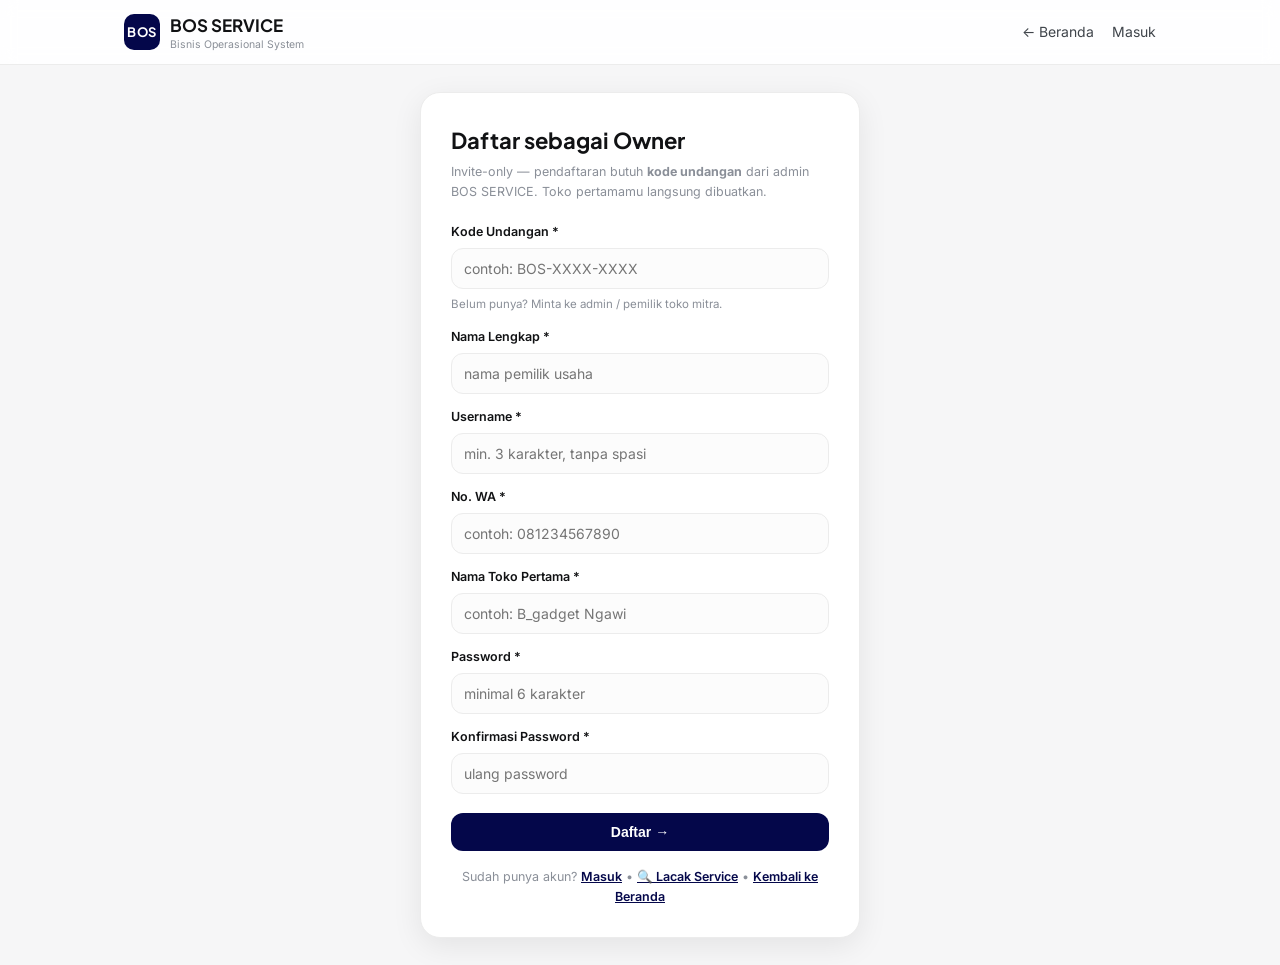
<file: frontend/register.html>
<!DOCTYPE html>
<html lang="id">
<head>
  <meta charset="UTF-8">
  <meta name="viewport" content="width=device-width, initial-scale=1.0">
  <title>Daftar — BOS SERVICE</title>
  <meta name="description" content="Pendaftaran akun Owner BOS SERVICE (invite-only). Siapkan kode undangan dari admin.">
  <link href="https://fonts.googleapis.com/css2?family=Inter:wght@400;600;700&family=Plus+Jakarta+Sans:wght@700&display=swap" rel="stylesheet">
  <link rel="stylesheet" href="assets/css/bos.css?v=mobile1">
</head>
<body>
  <nav class="bos-nav">
    <div class="wrap">
      <a class="bos-brand" href="landing.html">
        <span class="bos-mark">BOS</span>
        <span>BOS SERVICE<small>Bisnis Operasional System</small></span>
      </a>
      <div class="bos-links">
        <a href="landing.html">← Beranda</a>
        <a href="login.html">Masuk</a>
      </div>
    </div>
  </nav>

  <div class="auth-wrap">
    <div class="auth-card">
      <h1 id="regTitle">Daftar sebagai Owner</h1>
      <p class="tagline" id="regTagline">Invite-only — pendaftaran butuh <strong>kode undangan</strong> dari admin BOS SERVICE. Toko pertamamu langsung dibuatkan.</p>

      <div id="alert" class="alert"></div>
      <div id="inviteInfo" class="alert info" style="display:none"></div>

      <form id="registerForm" onsubmit="handleBosRegister(event)" autocomplete="off">
        <div class="field">
          <label>Kode Undangan *</label>
          <input id="r-invite" required placeholder="contoh: BOS-XXXX-XXXX" autocomplete="off" autocapitalize="characters" spellcheck="false" oninput="debouncedCheckInvite()">
          <span class="hint">Belum punya? Minta ke admin / pemilik toko mitra.</span>
        </div>
        <div class="field"><label>Nama Lengkap *</label><input id="r-nama" required placeholder="nama pemilik usaha" autocomplete="off"></div>
        <div class="field"><label>Username *</label><input id="r-username" required placeholder="min. 3 karakter, tanpa spasi" autocomplete="off" autocapitalize="off" spellcheck="false"></div>
        <div class="field"><label>No. WA *</label><input id="r-wa" required placeholder="contoh: 081234567890" inputmode="tel" autocomplete="off"></div>
        <div class="field" id="tokoField"><label>Nama Toko Pertama *</label><input id="r-toko" required placeholder="contoh: B_gadget Ngawi" autocomplete="off"></div>
        <div class="field"><label>Password *</label><input id="r-password" type="password" required placeholder="minimal 6 karakter" autocomplete="new-password"></div>
        <div class="field"><label>Konfirmasi Password *</label><input id="r-confirm" type="password" required placeholder="ulang password" autocomplete="new-password"></div>
        <button class="btn btn-accent btn-block" style="margin-top:6px" type="submit">Daftar →</button>
      </form>

      <p class="auth-foot">Sudah punya akun? <a href="login.html">Masuk</a> • <a href="lacak.html">🔍 Lacak Service</a> • <a href="landing.html">Kembali ke Beranda</a></p>
    </div>
  </div>

  <script>
    // API base mengikuti pola project: same-origin /api, fallback localhost saat file://
    const BOS_API = (() => {
      const stored = localStorage.getItem('API_BASE');
      if (stored) return stored;
      const proto = location.protocol;
      const host = location.hostname;
      if (proto === 'file:' || !host || host === 'null' || host === 'localhost' || host === '127.0.0.1')
        return 'http://127.0.0.1:8000/api';
      return location.origin + '/api';
    })();

    function bosAlert(kind, msg){
      const a = document.getElementById('alert');
      a.className = 'alert ' + kind; a.textContent = msg; a.style.display = 'block';
    }

    // ---------- BOS Fase 3: deteksi invite owner vs member ----------
    let _inviteKind = null; // 'owner' | 'member' | null
    let _inviteTimer = null;
    function debouncedCheckInvite(){
      clearTimeout(_inviteTimer);
      _inviteTimer = setTimeout(checkInviteKind, 500);
    }
    async function checkInviteKind(){
      const code = document.getElementById('r-invite').value.trim().toUpperCase();
      const info = document.getElementById('inviteInfo');
      const title = document.getElementById('regTitle');
      const tagline = document.getElementById('regTagline');
      const tokoField = document.getElementById('tokoField');
      const tokoInput = document.getElementById('r-toko');
      if(!code || code.length < 8){ _inviteKind = null; if(info) info.style.display='none'; return null; }
      try{
        const res = await fetch(`${BOS_API}/invites/validate?code=${encodeURIComponent(code)}`);
        const data = await res.json().catch(() => ({}));
        if(!res.ok || !data.valid){
          _inviteKind = null;
          if(info){ info.className='alert err'; info.textContent='⚠️ '+(data.reason||'Kode tidak valid'); info.style.display='block'; }
          return null;
        }
        _inviteKind = data.kind;
        if(data.kind === 'member'){
          if(title) title.textContent = 'Gabung Tim Toko';
          if(tagline) tagline.innerHTML = `Kode member valid — kamu akan gabung ke <strong>${data.store_nama||''}</strong> sebagai <strong>${data.role||''}</strong>.`;
          if(tokoField) tokoField.style.display = 'none';
          if(tokoInput){ tokoInput.required = false; tokoInput.value=''; }
          if(info){ info.className='alert ok'; info.textContent=`✅ Undangan ${data.role} — ${data.store_nama}`; info.style.display='block'; }
        } else {
          if(title) title.textContent = 'Daftar sebagai Owner';
          if(tagline) tagline.innerHTML = 'Invite-only — pendaftaran butuh <strong>kode undangan</strong> dari admin BOS SERVICE. Toko pertamamu langsung dibuatkan.';
          if(tokoField) tokoField.style.display = '';
          if(tokoInput) tokoInput.required = true;
          if(info){ info.className='alert ok'; info.textContent='✅ Kode owner valid — isi nama toko pertamamu'; info.style.display='block'; }
        }
        return data;
      }catch{
        return null;
      }
    }

    async function handleBosRegister(e){
      e.preventDefault();
      const invite = document.getElementById('r-invite').value.trim().toUpperCase();
      const nama = document.getElementById('r-nama').value.trim();
      const username = document.getElementById('r-username').value.trim();
      const wa = document.getElementById('r-wa').value.trim();
      const toko = document.getElementById('r-toko').value.trim();
      const p1 = document.getElementById('r-password').value;
      const p2 = document.getElementById('r-confirm').value;
      if (p1 !== p2) return bosAlert('err', 'Konfirmasi password tidak cocok');
      if (p1.length < 6) return bosAlert('err', 'Password minimal 6 karakter');
      if (username.length < 3 || /\s/.test(username)) return bosAlert('err', 'Username minimal 3 karakter tanpa spasi');
      if (!/^[0-9+]{9,16}$/.test(wa)) return bosAlert('err', 'No. WA tidak valid (9–16 digit angka)');

      // Kontrak API BOS: POST /api/auth/register
      // owner: {invite_code, nama, username, wa, password, nama_toko}
      // member: {invite_code, nama, username, wa, password} -> 201 {username, role, store}
      const body = {invite_code: invite, nama, username, wa, password: p1};
      // jika invite member, jangan kirim nama_toko; jika owner wajib
      if(_inviteKind === 'member'){
        // tanpa nama_toko
      } else {
        if(toko) body.nama_toko = toko;
        else if(_inviteKind !== 'member'){
          // biarkan backend validasi (owner wajib nama_toko)
        }
      }
      try{
        const res = await fetch(`${BOS_API}/auth/register`, {
          method: 'POST',
          headers: {'Content-Type': 'application/json'},
          body: JSON.stringify(body)
        });
        const data = await res.json().catch(() => ({}));
        if (!res.ok) throw new Error(data.detail || 'Pendaftaran ditolak server');
        if(data.store_nama){
          bosAlert('ok', `✅ Berhasil! Akun "${data.username || username}" terdaftar sebagai ${data.role} di ${data.store_nama}. Silakan masuk.`);
        } else {
          bosAlert('ok', `✅ Berhasil! Akun "${data.username || username}" terdaftar sebagai Owner. Silakan masuk.`);
        }
        document.getElementById('registerForm').reset();
        setTimeout(() => location.href = 'login.html', 2000);
      }catch(err){
        // Backend lama (sebelum Fase multi-toko) belum kenal kontrak ini
        const msg = (err.message && err.message !== 'Failed to fetch')
          ? err.message
          : 'Server belum mendukung pendaftaran BOS (backend Fase multi-toko menyusul). Data tidak terkirim — coba lagi setelah backend update.';
        bosAlert(err.message === 'Failed to fetch' ? 'info' : 'err', 'ℹ️ ' + msg);
      }
    }

    // prefill kode invite dari link: register.html?invite=BOS-XXXX (+ auto-cek kind)
    window.addEventListener('load', () => {
      const code = new URLSearchParams(location.search).get('invite');
      if (code){ document.getElementById('r-invite').value = code.trim().toUpperCase(); checkInviteKind(); }
    });
  </script>
</body>
</html>
</file>
<file: frontend/assets/css/style.css>
:root{
  --bg:#f6f6f7;
  --sidebar:#010142;
  --brand:#04074a;
  --brand-dark:#02063c;
  --card:#ffffff;
  --border:#ececec;
  --text:#111214;
  --muted:#8a8f98;
  --primary:#04074a;
  --blue:#eff6ff;
  --amber:#fffbeb;
  --green:#ecfdf5;
  --radius:18px;
  --shadow:0 4px 24px rgba(0,0,0,.06);
}
*{box-sizing:border-box;margin:0;padding:0}
body{font-family:'Inter',system-ui,sans-serif;background:var(--bg);color:var(--text);line-height:1.5}
h1,h2{font-family:'Plus Jakarta Sans',sans-serif}
.app{display:flex;min-height:100vh}
/* SIDEBAR — tema hitam elegan */
.sidebar{width:250px;background:linear-gradient(180deg,#0c0c0e 0%,#060607 55%,#030304 100%);color:#f4f4f5;display:flex;flex-direction:column;justify-content:space-between;position:sticky;top:0;height:100vh;padding:16px 12px;overflow:hidden;border-right:1px solid #17171a;box-shadow:1px 0 22px rgba(0,0,0,.5)}
.sidebar::after{content:"";position:absolute;inset:0 0 auto 0;height:2px;background:linear-gradient(90deg,rgba(255,255,255,.28),rgba(255,255,255,0) 60%);pointer-events:none}
.sidebar-top{flex:1;overflow-y:auto;overflow-x:hidden;margin-right:-4px;padding-right:4px}
.sidebar-top::-webkit-scrollbar{width:3px}
.sidebar-top::-webkit-scrollbar-thumb{background:#2e2e33;border-radius:4px}
.sidebar-top::-webkit-scrollbar-thumb:hover{background:#45454c}
.sidebar-top::-webkit-scrollbar-track{background:transparent}
.brand{display:flex;gap:10px;align-items:center;margin-bottom:14px}
.brand-icon{width:36px;height:36px;background:linear-gradient(180deg,#ffffff,#e9e9ec);color:#0a0a0a;border-radius:10px;display:grid;place-items:center;font-weight:700;font-size:16px;box-shadow:0 2px 10px rgba(255,255,255,.14)}
.brand h2{font-size:15px;line-height:1;color:#fafafa}
.brand p{font-size:11px;color:#8b8b93;letter-spacing:.04em}
.menu{display:flex;flex-direction:column;gap:1px;padding-bottom:6px}
.menu-category{font-size:9px;font-weight:700;letter-spacing:.13em;color:#7c7c85;margin:12px 0 3px 6px;text-transform:uppercase}
.menu-category:first-of-type{margin-top:6px}
.menu-item{width:100%;display:flex;align-items:center;gap:8px;padding:7px 8px;border-radius:8px;border:1px solid transparent;background:transparent;color:#c4c4cb;cursor:pointer;font-size:12.5px;font-weight:500;transition:background .18s,color .18s,border-color .18s,transform .18s;text-align:left;line-height:1.2;position:relative}
.menu-item .mi{width:18px;height:18px;display:grid;place-items:center;background:rgba(255,255,255,.07);color:#c9c9d0;border-radius:5px;font-size:10px;flex-shrink:0;transition:.2s}
.menu-item:hover{transform:translateX(3px);background:rgba(255,255,255,.08);border-color:rgba(255,255,255,.14);color:#fff;box-shadow:none;z-index:2}
.menu-item:hover .mi{background:rgba(255,255,255,.16);color:#fff;transform:scale(1.06)}
.menu-item:hover .badge{transform:scale(1.05)}
.menu-item.active{background:#fafafa;color:#0a0a0b;border-color:#fafafa;box-shadow:0 6px 18px rgba(0,0,0,.55)}
.menu-item.active:hover{transform:translateX(2px);background:#fff;box-shadow:0 8px 22px rgba(0,0,0,.6)}
.menu-item.active .mi{background:#0a0a0b;color:#fafafa}
.menu-item:active{transform:translateX(2px)}
.badge{margin-left:auto;background:#26262b;color:#e4e4e7;font-size:10px;padding:2px 6px;border-radius:20px}
.menu-item.active .badge{background:#0a0a0b;color:#fafafa}
.sidebar-bottom{border-top:1px solid #1e1e22;padding-top:10px;margin-top:10px}
.user-card{display:flex;gap:8px;align-items:center;background:rgba(255,255,255,.05);border:1px solid rgba(255,255,255,.09);border-radius:10px;padding:8px}
.user-card img{width:32px;height:32px;border-radius:50%;border:1px solid rgba(255,255,255,.14)}
.user-card strong{font-size:12px;display:block;color:#f4f4f5}
.user-card span{font-size:10px;color:#8b8b93}
.icon-btn{margin-left:auto;background:transparent;border:0;color:#a1a1aa;cursor:pointer;font-size:12px;transition:.18s}
.icon-btn:hover{color:#fff}
.store-info{display:flex;justify-content:space-between;margin-top:8px;font-size:10px;color:#6e6e77}
.btn-logout{width:100%;margin-top:8px;display:flex;align-items:center;justify-content:center;gap:6px;padding:8px 10px;border-radius:8px;border:1px solid rgba(255,255,255,.13);background:rgba(255,255,255,.05);color:#d4d4d8;cursor:pointer;font-size:12px;font-weight:600;transition:.2s}
.btn-logout:hover{background:#ef4444;border-color:#ef4444;color:#fff}
.btn-logout:active{transform:scale(.98)}
.logout-icon{font-size:14px;line-height:1}
/* select di sidebar (pindah toko) */
.sidebar select{background:#131316;color:#e4e4e7;border:1px solid #26262b;border-radius:8px}
.sidebar select:hover{border-color:#3a3a41}

/* MAIN */
.main{flex:1;min-width:0}
.topbar{display:flex;justify-content:space-between;align-items:center;gap:16px;padding:22px 28px;background:var(--bg);position:sticky;top:0;z-index:5;backdrop-filter:blur(6px)}
.topbar-left{display:flex;gap:14px;align-items:center}
.topbar-left h1{font-size:22px;font-weight:700}
.topbar-left p{font-size:13px;color:var(--muted)}
.hamburger{display:none;width:40px;height:40px;border-radius:10px;border:1px solid var(--border);background:#fff;cursor:pointer}
.topbar-right{display:flex;gap:12px;align-items:center}
.search-box{display:flex;align-items:center;gap:8px;background:#fff;border:1px solid var(--border);padding:10px 14px;border-radius:12px;min-width:300px}
.search-box input{border:0;outline:0;width:100%;font-size:13px}
.search-box.small{min-width:240px;padding:8px 12px}
.btn{border:0;border-radius:12px;padding:11px 18px;font-weight:600;cursor:pointer;font-size:13px}
.btn-dark{background:var(--brand);color:#fff}
.btn-dark:hover{background:var(--brand-dark)}
.btn-ghost{background:#fff;border:1px solid var(--border)}
.btn.small{padding:8px 14px}
.notif{width:40px;height:40px;border-radius:12px;border:1px solid var(--border);background:#fff;position:relative;cursor:pointer;display:grid;place-items:center}
.notif .dot{position:absolute;top:6px;right:7px;width:10px;height:10px;background:#ef4444;border-radius:50%;border:2px solid #fff;display:none}
.notif .notif-count{position:absolute;top:-6px;right:-6px;background:#ef4444;color:#fff;font-size:10px;font-weight:700;min-width:18px;height:18px;padding:0 5px;border-radius:20px;display:none;place-items:center;border:2px solid #fff}
.notif.has-notif .dot{display:block}
.notif.has-notif .notif-count{display:grid}
.notif-wrap{position:relative}
.notif-ico{font-size:17px;line-height:1}
.notif-panel{position:absolute;right:0;top:calc(100% + 10px);width:380px;max-width:calc(100vw - 28px);background:#fff;border:1px solid #e9e7f2;border-radius:16px;box-shadow:0 24px 60px rgba(30,27,75,.22);z-index:60;overflow:hidden;text-align:left;animation:slideDown .18s}
.notif-panel-head{display:flex;align-items:center;justify-content:space-between;gap:10px;padding:14px 16px 10px}
.notif-panel-head strong{font-size:14px}
.notif-badge{background:#fee2e2;color:#b91c1c;font-size:11px;font-weight:700;padding:3px 9px;border-radius:999px;white-space:nowrap}
.notif-brief{display:block;width:calc(100% - 24px);margin:0 12px 10px;padding:9px 12px;border:0;border-radius:10px;background:#4f46e5;color:#fff;font-size:12.5px;font-weight:700;cursor:pointer;text-align:center}
.notif-brief:hover{background:#4338ca}
.notif-list{max-height:min(62vh,420px);overflow:auto;padding:0 12px 4px;display:flex;flex-direction:column;gap:8px}
.notif-card{border:1px solid #fde68a;border-radius:12px;padding:10px 12px}
.notif-card-row{display:flex;gap:9px;align-items:flex-start}
.notif-card-ico{width:30px;height:30px;border-radius:9px;display:grid;place-items:center;font-size:15px;flex-shrink:0}
.notif-card-body{flex:1;min-width:0}
.notif-card-body strong{display:block;font-size:12.5px;line-height:1.35}
.notif-card-body p{font-size:11.5px;color:#6b7280;margin-top:2px;line-height:1.35}
.notif-card-btn{margin-top:8px;float:right;border:1px solid #e5e7eb;background:#fff;color:#374151;font-size:11px;font-weight:700;padding:5px 10px;border-radius:8px;cursor:pointer}
.notif-card-btn:hover{background:#f9fafb}
.notif-card::after{content:"";display:block;clear:both}
.notif-empty,.notif-loading{padding:18px 8px;text-align:center;font-size:12px;color:#8a8f98}
.notif-panel-foot{border-top:1px solid #f1f0f6;padding:9px}
.notif-panel-foot button{width:100%;border:0;background:transparent;color:#6b7280;font-size:12px;font-weight:600;cursor:pointer;padding:4px}
.notif-panel-foot button:hover{color:#111827}
@media(max-width:600px){.notif-panel{position:fixed;left:12px;right:12px;top:70px;width:auto;max-width:none}}
@keyframes pulseBadge{0%{transform:scale(1);box-shadow:0 0 0 0 rgba(245,158,11,.7)}70%{transform:scale(1.05);box-shadow:0 0 0 8px rgba(245,158,11,0)}100%{transform:scale(1);box-shadow:0 0 0 0 rgba(245,158,11,0)}}
.badge-pulse{animation:pulseBadge 1.6s infinite}
.approval-banner{display:flex;gap:12px;align-items:center;justify-content:space-between;background:#fffbeb;border:1px solid #fde68a;border-left:4px solid #f59e0b;border-radius:14px;padding:14px 16px;margin-bottom:16px;animation:slideDown .25s}
@keyframes slideDown{from{opacity:0;transform:translateY(-8px)}to{opacity:1;transform:none}}
.approval-banner-left{display:flex;gap:12px;align-items:center}
.approval-banner-icon{width:38px;height:38px;border-radius:10px;background:#f59e0b;color:#fff;display:grid;place-items:center;font-size:16px;flex-shrink:0}

/* VIEWS */
.view{display:none;padding:0 28px 28px;animation:fade .2s}
.view.active{display:block}
@keyframes fade{from{opacity:0;transform:translateY(4px)}to{opacity:1;transform:none}}

/* STATS — compact padat agar dashboard muat 1 layar */
.stats{display:grid;grid-template-columns:repeat(4,1fr);gap:10px;margin-bottom:10px}
.stats.stats-5{grid-template-columns:repeat(5,1fr)}
.stats.stats-2{grid-template-columns:repeat(2,1fr)}
.stat-card{background:var(--card);border:1px solid var(--border);border-radius:12px;padding:10px 12px;box-shadow:var(--shadow)}
.stat-card.dark{background:var(--brand);color:#fff;border-color:var(--brand)}
/* Kartu ringkasan periode (dashboard toko) */
.stat-card.stat-omset{border-left:4px solid #059669}
.stat-card.stat-kotor{border-left:4px solid #2563eb}
.stat-card.stat-beban{border-left:4px solid #dc2626}
.stat-card.stat-bersih{border-left:4px solid #16a34a}
.stat-card.stat-bersih.positif{border-left-color:#16a34a}
.stat-card.stat-target{border-left:4px solid #f59e0b}
.stat-card.stat-target .stat-head{font-size:10px}
.target-fase{font-size:9px;font-weight:800;background:#fff7ed;color:#b45309;border:1px solid #fed7aa;border-radius:6px;padding:2px 5px;white-space:nowrap}
.target-bar{height:6px;background:#f3f4f6;border-radius:99px;overflow:hidden;margin:6px 0 5px}
.target-bar>div{height:100%;background:#f59e0b;border-radius:99px;transition:width .3s}
.target-meta{display:flex;justify-content:space-between;gap:6px;font-size:10px;color:#6b7280;line-height:1.3}
.target-meta strong{color:#111}
.stat-head{display:flex;justify-content:space-between;align-items:center;font-size:11px;color:var(--muted);margin-bottom:4px;font-weight:500;gap:6px;white-space:nowrap;overflow:hidden}
.stat-card.dark .stat-head{color:#9aa0a6}
.stat-icon{width:22px;height:22px;border-radius:7px;display:grid;place-items:center;font-size:12px;flex-shrink:0}
.stat-icon.blue{background:#eff6ff}
.stat-icon.amber{background:#fffbeb}
.stat-icon.green{background:#ecfdf5}
.stat-icon.dark-icon{background:rgba(255,255,255,.12);color:#fff}
.stat-card h3{font-size:19px;font-weight:700;margin-bottom:1px;line-height:1.2}
.trend{font-size:10.5px;color:var(--muted);white-space:nowrap;overflow:hidden;text-overflow:ellipsis;line-height:1.3}
.trend.up{color:#059669}
.stat-card[onclick]{transition:.15s; user-select:none}
.stat-card[onclick]:hover{transform:translateY(-2px);box-shadow:0 8px 24px rgba(0,0,0,.10);border-color:#d1d5db}
.stat-card[onclick]:active{transform:translateY(0);box-shadow:var(--shadow)}

/* CARDS & GRID */
.grid-2{display:grid;grid-template-columns:1.35fr .85fr;gap:10px}
.card{background:#fff;border:1px solid var(--border);border-radius:14px;box-shadow:var(--shadow);padding:12px 14px}
.card-head{display:flex;justify-content:space-between;align-items:center;margin-bottom:8px}
.card-head h3{font-size:13px;font-weight:700}
.link{border:0;background:transparent;font-size:12px;font-weight:600;cursor:pointer}
.muted{font-size:12px;color:var(--muted)}
.table-wrap{overflow:auto}
.table{width:100%;border-collapse:collapse;font-size:13px}
.table th{text-align:left;color:var(--muted);font-weight:500;font-size:11px;text-transform:uppercase;letter-spacing:.06em;padding:10px 8px;border-bottom:1px solid var(--border)}
.table td{padding:12px 8px;border-bottom:1px solid #f3f3f3;vertical-align:middle}
.badge-status{padding:4px 10px;border-radius:20px;font-size:11px;font-weight:600;display:inline-block}
.badge-status.Antri{background:#fffbeb;color:#b45309;border:1px solid #fde68a}
.badge-status.Menunggu\ Konfirmasi{background:#fef9c3;color:#854d0e;border:1px solid #fde68a}
.badge-status.Dikerjakan{background:#eff6ff;color:#2563eb;border:1px solid #bfdbfe}
.badge-status.Selesai{background:#ecfdf5;color:#059669;border:1px solid #a7f3d0}
.badge-status.Service\ Sukses{background:#ecfdf5;color:#059669;border:1px solid #a7f3d0}
.badge-status.Menunggu\ Sparepart{background:#fef2f2;color:#dc2626;border:1px solid #fecaca}
.badge-status.Bisa\ Diambil{background:#ecfdf5;color:#059669;border:1px solid #6ee7b7}
.badge-status.Sudah\ Diambil{background:#f3f4f6;color:#374151;border:1px solid #d1d5db}
.badge-status.Service\ Failed{background:#111;color:#fff;border:1px solid #111}
.badge-status.Garansi{background:#fef9c3;color:#854d0e;border:1px solid #fde047}
.badge-status.Dibatalkan{background:#f3f4f6;color:#6b7280;border:1px solid #d1d5db}
.avatar-cell{display:flex;gap:10px;align-items:center}
.avatar-cell img{width:32px;height:32px;border-radius:50%}
.tech-list{display:flex;flex-direction:column;gap:16px}
.tech{display:flex;gap:12px;align-items:center;font-size:13px}
.tech img{width:36px;height:36px;border-radius:50%}
.tech div{flex:1}
.tech strong{display:block;font-size:13px}
.tech span{font-size:12px;color:var(--muted)}
.progress{width:80px;height:6px;background:#f3f4f6;border-radius:20px;overflow:hidden}
.progress div{height:100%;background:var(--brand);border-radius:20px}

/* FORM VIEW */
.grid-form{display:grid;grid-template-columns:1.6fr .7fr;gap:16px}
.form-card .invoice-pill{background:#f3f4f6;border:1px dashed #d1d5db;padding:6px 10px;border-radius:2px !important;font-size:11px;font-weight:600}
.form-grid{display:grid;grid-template-columns:1fr 1fr;gap:14px}
.field{display:flex;flex-direction:column;gap:6px}
.field.full{grid-column:1/-1}
.field label{font-size:12px;font-weight:600}
.field input,.field select,.field textarea{padding:11px 12px;border-radius:2px !important;border:1px solid var(--border);outline:0;font-size:13px;background:#fcfcfc}
.field textarea{min-height:90px;resize:vertical}
.field input:focus,.field select:focus,.field textarea:focus{border-color:var(--brand);background:#fff}
.chips{display:flex;flex-wrap:wrap;gap:8px}
.chip{padding:7px 12px;border-radius:2px !important;border:1px solid var(--border);background:#fff;font-size:12px;cursor:pointer}
.chip.active{background:var(--brand);color:#fff;border-color:var(--brand)}
.form-actions{display:flex;justify-content:flex-end;gap:10px;margin-top:18px}
.info-card h4{font-size:13px;margin-bottom:8px}
.info-card ul{padding-left:16px;font-size:12px;color:var(--muted);display:flex;flex-direction:column;gap:6px}
.queue-list{display:flex;flex-direction:column;gap:10px;max-height:420px;overflow:auto}
.queue-item{display:flex;gap:12px;align-items:center;padding:12px;border:1px solid #f3f3f3;border-radius:14px;background:#fcfcfc}
.queue-item img{width:36px;height:36px;border-radius:50%}
.queue-item strong{font-size:13px}
.queue-item span{font-size:11px;color:var(--muted)}
.queue-item .price{margin-left:auto;font-weight:700;font-size:13px}
.badge-count{background:var(--brand);color:#fff;font-size:11px;padding:4px 8px;border-radius:20px}

/* SERVICE MASUK — mode padat: form + antrean muat 1 layar tanpa scroll halaman */
#view-service-masuk .grid-form{gap:12px;align-items:start}
#view-service-masuk .card{padding:10px 12px}
#view-service-masuk .card-head{margin-bottom:8px}
#view-service-masuk .form-grid{gap:10px}
#view-service-masuk .form-grid .field.full{grid-column:auto}
#view-service-masuk .field{gap:4px}
#view-service-masuk .field label{font-size:11px}
#view-service-masuk .field input,#view-service-masuk .field select,#view-service-masuk .field textarea{padding:8px 10px;font-size:12.5px}
#view-service-masuk .field textarea{min-height:52px}
#view-service-masuk .chips{gap:6px}
#view-service-masuk .chip{padding:5px 10px;font-size:11px}
#view-service-masuk .form-actions{margin-top:12px;position:sticky;bottom:0;background:inherit;padding:8px 0 2px}
#view-service-masuk .stack{display:flex;flex-direction:column;gap:12px;position:sticky;top:0}
#view-service-masuk .info-card{padding:10px 14px}
#view-service-masuk .info-card summary::-webkit-details-marker{display:none}
#view-service-masuk .info-card ul{margin-top:8px}
#view-service-masuk .queue-list{max-height:300px;gap:8px}
#view-service-masuk .queue-item{padding:8px 10px}
#view-service-masuk .queue-item img{width:30px;height:30px}

/* KAS TOKO — mode padat: kurangi scroll halaman */
#view-kas-saya .stats{margin-bottom:8px}
#view-kas-saya .stat-card{padding:8px 10px}
#view-kas-saya .stat-card h3{font-size:16px}
#view-kas-saya .stat-head{margin-bottom:2px}
#view-kas-saya .tabs{margin-bottom:8px}
#view-kas-saya .pagination{padding-top:10px}
#view-kas-saya #tksCard{margin-top:8px}
#view-kas-saya #kasPanel-rincian .stats{margin-bottom:8px}

/* PELANGGAN */
.toolbar{flex-wrap:wrap;gap:12px}
.toolbar-left,.toolbar-right{display:flex;gap:10px;align-items:center;flex-wrap:wrap}
.count-pill{background:#f3f4f6;padding:6px 10px;border-radius:2px !important;font-size:11px;font-weight:600}
.pagination{display:flex;justify-content:space-between;align-items:center;padding-top:14px;font-size:12px;color:var(--muted)}
.page-btn{width:32px;height:32px;border-radius:8px;border:1px solid var(--border);background:#fff;cursor:pointer}
.page-btn.active{background:var(--brand);color:#fff;border-color:var(--brand)}

/* KANBAN / PROSES */
.tabs{display:flex;gap:8px;margin-bottom:14px;overflow:auto;padding-bottom:4px}
.tab{padding:9px 14px;border-radius:20px;border:1px solid var(--border);background:#fff;font-size:13px;cursor:pointer;white-space:nowrap;display:flex;gap:8px;align-items:center}
.tab span{background:#f3f4f6;padding:2px 7px;border-radius:20px;font-size:11px}
.tab.active{background:var(--brand);color:#fff;border-color:var(--brand)}
.tab.active span{background:rgba(255,255,255,.15);color:#fff}
.kanban{display:grid;grid-template-columns:repeat(auto-fill,minmax(200px,1fr));gap:6px;align-items:stretch;grid-auto-rows:1fr}
.service-card{background:#fff;border:1px solid var(--border);border-radius:8px;padding:6px 7px;box-shadow:0 1px 8px rgba(0,0,0,.04);display:flex;flex-direction:column;gap:4px;height:100%;align-self:stretch;min-width:0;overflow:hidden}
.service-card-head{display:flex;justify-content:space-between;align-items:flex-start;gap:4px}
.service-card h4{font-size:11px;line-height:1.2;overflow-wrap:anywhere;font-weight:600}
.service-card p{font-size:10px;color:var(--muted);line-height:1.25;overflow-wrap:anywhere;word-break:break-word;display:-webkit-box;-webkit-line-clamp:2;-webkit-box-orient:vertical;overflow:hidden;min-height:22px}
.service-meta{display:flex;gap:4px;flex-wrap:wrap;align-content:flex-start;min-height:20px}
.meta-pill{font-size:9px;padding:1px 5px;border-radius:2px !important;background:#f9fafb;border:1px solid var(--border);line-height:1.2}
.card-actions{display:flex;gap:4px;margin-top:auto}
.card-actions button{flex:1}
/* HIGHLIGHT keyword search: bayangan tipis hitam + hijau */
mark.search-hit,.search-hit{background:#ecfdf5;color:#065f46;border-radius:3px;padding:0 2px;box-shadow:0 0 0 1px rgba(17,24,39,.65),0 0 0 3px rgba(16,185,129,.35)}
/* MODAL HASIL — modern */
.hasil-box{max-width:430px;text-align:center;padding:26px 22px 22px;border-top:5px solid var(--brand);animation:pop .18s ease}
@keyframes pop{from{transform:scale(.96) translateY(6px);opacity:0}to{transform:scale(1) translateY(0);opacity:1}}
.hasil-icon{font-size:34px;margin-bottom:6px}
.hasil-box h3{font-size:17px;margin-bottom:2px}
.hasil-sub{font-size:12px;color:#8a8f98;margin-bottom:8px}
.hasil-keluhan{font-size:12px;background:#f9fafb;border:1px solid #ececec;border-radius:10px;padding:8px 10px;margin-bottom:12px;color:#374151;text-align:left;line-height:1.4}
.hasil-opts{display:grid;grid-template-columns:1fr 1fr;gap:10px}
.hasil-opt{display:flex;flex-direction:column;align-items:center;gap:2px;padding:14px 10px;border-radius:14px;border:2px solid #ececec;background:#fff;cursor:pointer;transition:.15s;font-size:12px;color:#6b7280;font-family:inherit}
.hasil-opt strong{font-size:14px;color:#111}
.hasil-opt .hasil-emoji{font-size:26px;margin-bottom:4px}
.hasil-opt.jadi.selected{border-color:#10b981;background:#ecfdf5;color:#065f46;box-shadow:0 0 0 3px rgba(16,185,129,.2)}
.hasil-opt.jadi.selected strong{color:#065f46}
.hasil-opt.tidak.selected{border-color:#ef4444;background:#fef2f2;color:#991b1b;box-shadow:0 0 0 3px rgba(239,68,68,.18)}
.hasil-opt.tidak.selected strong{color:#991b1b}
#hasilAlasanWrap label{font-size:12px;font-weight:600;display:block;margin:12px 0 6px}
#hasilAlasan{width:100%;min-height:64px;padding:10px 12px;border:1px solid #ececec;border-radius:10px;font-size:12px;font-family:inherit;resize:vertical}
.hasil-actions{display:flex;gap:10px;margin-top:14px;position:sticky;bottom:0;background:#fff;padding:10px 0 2px}
.hasil-actions .btn{flex:1}
.alert{padding:10px 12px;border-radius:12px;font-size:13px;display:none;margin-bottom:12px}
.alert.err{background:#fef2f2;color:#dc2626;border:1px solid #fecaca}
.alert.ok{background:#ecfdf5;color:#059669;border:1px solid #a7f3d0}
/* BANNER hasil di kartu Bisa Diambil / Failed */
.hasil-banner{font-size:11px;font-weight:700;padding:6px 8px;border-radius:8px;line-height:1.35}
.hasil-banner.ok{background:#ecfdf5;border:1px solid #a7f3d0;color:#065f46}
.hasil-banner.fail{background:#fef2f2;border:1px solid #fecaca;color:#991b1b}
.hasil-banner.wait{background:#f3f4f6;border:1px solid #e5e7eb;color:#6b7280}
#view-proses .kanban{grid-template-columns:repeat(auto-fill,minmax(240px,1fr));gap:10px;align-items:start}
#view-proses .service-card{padding:10px 11px;gap:6px;border-radius:10px;overflow:hidden;height:auto;min-height:0}
/* sparepart lipat — simple seperti Bisa Diambil, fungsi tetap ada */
.sp-detail{background:#f9fafb;border:1px solid var(--border);border-radius:8px;font-size:11px}
.sp-detail summary{display:flex;align-items:center;gap:6px;padding:6px 8px;cursor:pointer;font-weight:600;font-size:11px;list-style:none}
.sp-detail summary::-webkit-details-marker{display:none}
.sp-detail summary .sp-hint{color:#8a8f98;font-size:10px}
.sp-detail summary .sp-tools{margin-left:auto;display:flex;gap:4px}
.sp-detail .sp-body{padding:0 8px 8px;display:flex;flex-direction:column;gap:6px}
#view-proses .service-card [id^="spare-dropdown-"]{z-index:20;overflow:auto;max-height:180px}

/* MODAL & TOAST */
.modal{position:fixed;inset:0;background:rgba(0,0,0,.45);display:none;place-items:center;padding:20px;z-index:20;overflow-y:auto}
.modal.show{display:grid}
.modal-box{background:#fff;border-radius:18px;padding:22px;max-width:520px;width:100%;position:relative;box-shadow:0 20px 60px rgba(0,0,0,.2);max-height:calc(100vh - 40px);max-height:calc(100dvh - 40px);overflow-y:auto}
.modal-close{position:absolute;top:12px;right:12px;width:32px;height:32px;border-radius:50%;border:1px solid var(--border);background:#fff;cursor:pointer}
.toast{position:fixed;bottom:20px;left:50%;transform:translateX(-50%) translateY(80px);background:var(--brand);color:#fff;padding:12px 18px;border-radius:12px;font-size:13px;opacity:0;transition:.3s;z-index:30}
.toast.show{transform:translateX(-50%) translateY(0);opacity:1}

/* MOBILE OVERLAY */
.sidebar-overlay{display:none;position:fixed;inset:0;background:rgba(0,0,0,.42);backdrop-filter:blur(2px);z-index:14;opacity:0;transition:.2s}
.sidebar-overlay.show{display:block;opacity:1}

/* IMAGE STYLE - Proses Servis like 1.png */
.image-card{background:#fff;border:1px solid #e5e7eb;border-radius:10px;overflow:hidden;box-shadow:0 2px 8px rgba(0,0,0,.06)}
.image-topbar{display:flex;align-items:center;gap:8px;padding:10px 12px;background:#f9fafb;border-bottom:1px solid #e5e7eb;flex-wrap:wrap}
.image-topbar .tab-proses{background:#e5e7eb;color:#374151;padding:6px 12px;border-radius:4px;font-size:12px;font-weight:600;border:1px solid #d1d5db}
.image-topbar .tab-masuk{background:#fff;color:#111;padding:6px 10px;border-radius:4px;font-size:12px;font-weight:600;border:1px solid #e5e7eb;display:flex;gap:6px;align-items:center}
.image-topbar .badge-red{background:#ef4444;color:#fff;padding:2px 6px;border-radius:10px;font-size:11px;font-weight:700}
.image-topbar .search-mini{display:flex;align-items:center;gap:6px;background:#fff;border:1px solid #e5e7eb;padding:6px 10px;border-radius:4px;min-width:160px}
.image-topbar .search-mini input{border:0;outline:0;font-size:12px;width:100%}
.image-topbar .filter-btn,.image-topbar .page-btn-top{background:#fff;border:1px solid #e5e7eb;padding:6px 10px;border-radius:4px;font-size:12px;cursor:pointer}
.image-topbar .lama-filter{display:flex;gap:6px;margin-left:auto;align-items:center}
.image-topbar .lama-filter button{padding:6px 10px;border-radius:4px;border:1px solid #e5e7eb;background:#fff;font-size:11px;font-weight:600;cursor:pointer}
.image-topbar .lama-filter button.active-1{background:#fef3c7;border-color:#fde68a;color:#92400e}
.image-topbar .lama-filter button.active-4{background:#fde68a;border-color:#f59e0b;color:#78350f}
.image-topbar .lama-filter button.active-7{background:#fecaca;border-color:#fca5a5;color:#991b1b}
.image-topbar .export-btn{background:#dbeafe;border:1px solid #bfdbfe;color:#1e40af;padding:6px 12px;border-radius:4px;font-size:12px;font-weight:600;cursor:pointer}
.image-table{width:100%;border-collapse:collapse;font-size:12px}
.image-table thead th{background:#f8c9c9;color:#7f1d1d;font-weight:700;font-size:11px;text-transform:none;letter-spacing:0;padding:8px 6px;border:1px solid #fecaca;white-space:nowrap;text-align:center;vertical-align:middle}
.image-table thead th:first-child{width:32px}
.image-table tbody td{padding:7px 6px;border:1px solid #f3f4f6;vertical-align:middle;text-align:center;font-size:12px;white-space:nowrap;max-width:140px;overflow:hidden;text-overflow:ellipsis}
.image-table tbody td:nth-child(6), .image-table tbody td:nth-child(7), .image-table tbody td:nth-child(9){text-align:left}
.image-table tbody tr:nth-child(even){background:#fff}
.image-table tbody tr:nth-child(odd){background:#fcfcfc}
.image-table tbody tr:hover{background:#fffbeb}
.image-table .no-servis{color:#2563eb;font-weight:600;display:flex;gap:4px;align-items:center;justify-content:center}
.image-table .nama-barang{font-weight:600;color:#111}
.image-table .kerusakan{color:#0ea5e9;font-weight:500}
.image-table .dp-icon{color:#10b981;font-size:11px}
.image-table .chat-icon{background:#dcfce7;color:#16a34a;width:22px;height:22px;border-radius:4px;display:grid;place-items:center;font-size:12px;margin:0 auto}
.image-table .status-badge{padding:3px 8px;border-radius:4px;font-size:11px;font-weight:600;display:inline-block;white-space:nowrap}
.image-table .status-sedang{background:#e5e7eb;color:#374151;border:1px solid #d1d5db}
.image-table .status-belum{background:#f3f4f6;color:#6b7280;border:1px solid #e5e7eb}
.image-table .lama-badge{background:#fecaca;color:#991b1b;padding:3px 6px;border-radius:4px;font-size:11px;font-weight:700;border:1px solid #fca5a5}
.image-table .ubah-select{padding:4px 6px;border-radius:4px;border:1px solid #e5e7eb;font-size:11px;min-width:90px;background:#fff}
.image-table .star{color:#f59e0b;font-size:12px}
.image-table .cb{width:14px;height:14px;border:1px solid #d1d5db;border-radius:3px;display:inline-block;vertical-align:middle}
.pagination-image{display:flex;gap:6px;align-items:center;font-size:12px}
.pagination-image button{padding:4px 8px;border:1px solid #e5e7eb;background:#fff;border-radius:4px;cursor:pointer}


/* COMPACT FIT - previous look but smaller */
.compact-card{padding:12px}
.table.compact{font-size:11.5px}
.table.compact th{padding:6px 6px;font-size:10px}
.table.compact td{padding:6px 6px;font-size:11.5px}
.table.compact .badge-status{padding:3px 7px;font-size:10px}
.table.compact select{padding:5px 6px;font-size:11px}
.table.compact .meta-pill{padding:3px 6px;font-size:10.5px}
.table.compact .btn.small{padding:5px 8px;font-size:11px}

/* RESPONSIVE */
@media(max-width:1100px){
  .stats{grid-template-columns:repeat(2,1fr)}
  .stats.stats-5{grid-template-columns:repeat(2,1fr)}
  .stats.stats-2{grid-template-columns:repeat(2,1fr)}
  .grid-2,.grid-form{grid-template-columns:1fr}
  .search-box{min-width:180px}
}
@media(max-width:860px){
  .sidebar{position:fixed;left:-280px;z-index:15;transition:.3s;width:270px;max-width:85vw;box-shadow:4px 0 30px rgba(0,0,0,.25)}
  .sidebar.open{left:0}
  .hamburger{display:grid;place-items:center;width:42px;height:42px;border-radius:10px;background:#fff;border:1px solid var(--border);font-size:18px}
  .topbar{flex-direction:column;align-items:stretch;padding:14px 16px;gap:12px}
  .topbar-left h1{font-size:18px}
  .topbar-left p{font-size:11px}
  .topbar-right{justify-content:space-between;flex-wrap:wrap;gap:8px}
  .topbar-right .search-box{flex:1;min-width:0}
  .topbar-right .btn{flex-shrink:0}
  .view{padding:0 14px 14px}
  .main{margin-left:0}
  .stats{grid-template-columns:1fr 1fr;gap:10px}
  .stat-card{padding:14px}
  .stat-card h3{font-size:20px}
  .card{padding:14px}
  .card-head{flex-wrap:wrap;gap:8px}
  .table-wrap{margin:0 -14px;padding:0 14px;overflow-x:auto;-webkit-overflow-scrolling:touch}
  .table{font-size:12px;min-width:520px}
  .kanban{grid-template-columns:1fr}
  .menu-item{padding:10px 10px;font-size:13.5px} /* larger touch target */
  .menu-category{margin:12px 0 3px 6px}
  .form-actions{flex-direction:column}
  .form-actions .btn{width:100%}
  .modal-box{margin:12px;padding:18px}
  .toast{left:14px;right:14px;transform:translateY(80px);width:auto}
  .toast.show{transform:translateY(0)}
}
@media(max-width:560px){
  .stats{grid-template-columns:1fr}
  .stats.stats-5,.stats.stats-2{grid-template-columns:1fr}
  .form-grid{grid-template-columns:1fr}
  .topbar-left{flex-wrap:wrap}
  .search-box{order:3;width:100%}
  .topbar-right .search-box{min-width:0}
}
@media(max-width:360px){
  .sidebar{width:100vw;max-width:100vw}
}
/* DENSITY PADAT (desktop) — kurangi scroll tiap tab */
@media(min-width:861px){
  .view{padding:0 16px 16px}
  .topbar{padding:12px 16px;gap:12px}
  .topbar-left h1{font-size:18px}
  .topbar-left p{font-size:12px}
  .menu-item{padding:6px 7px;font-size:12px}
  .stats{gap:8px;margin-bottom:8px}
  .stat-card{padding:8px 10px;border-radius:10px}
  .stat-card h3{font-size:17px}
  .card{padding:9px 11px;border-radius:12px}
  .card-head{margin-bottom:6px}
  .card-head h3{font-size:12.5px}
  .tabs{margin-bottom:10px}
  .tab{padding:7px 11px;font-size:12.5px}
  .table.compact td{padding:5px 6px}
  .table.compact th{padding:5px 6px}
  .btn{padding:9px 15px;font-size:12.5px}
  .btn.small{padding:7px 11px;font-size:12px}
  .toolbar{gap:8px}
  .form-grid{gap:10px}
  .field{gap:4px}
  .field input,.field select,.field textarea{padding:9px 10px;font-size:12.5px}
  .form-actions{margin-top:12px}
  .pagination{padding-top:8px}
  .approval-banner{padding:10px 12px;margin-bottom:10px}
  .modal-box{padding:18px}
  .queue-list{gap:8px}
  .queue-item{padding:9px 10px}
  .tech-list{gap:10px}
}
/* DASHBOARD 1-LAYAR — padatkan khusus dashboard (tetap, makin rapat karena density di atas) */
#view-dashboard .stats{margin-bottom:8px}
#view-dashboard .grid-2{margin-top:8px}
#view-dashboard .grid-2 + .grid-2{margin-top:8px}
#view-dashboard .table td{padding:6px 8px;font-size:12px}
#view-dashboard .table th{padding:6px 8px;font-size:10px}
#view-dashboard .tech-list{gap:8px}
#view-dashboard .tech{font-size:12px;gap:8px}
#view-dashboard .tech img{width:28px;height:28px}
#view-dashboard .tech strong{font-size:12px}
#view-dashboard .tech span{font-size:11px}
#view-dashboard #brandHitsList,#view-dashboard #keluhanHitsList{gap:6px !important;font-size:12px}
#view-dashboard .card{padding:10px 12px}
/* LIPATAN REKAP — hemat scroll */
details.card summary{list-style:none}
details.card summary::-webkit-details-marker{display:none}
details.card summary .darrow{display:inline-block;transition:transform .15s;color:#8a8f98;font-size:12px}
details[open].card summary .darrow{transform:rotate(90deg)}
/* PREVIEW NOTA MODERN (layar) */
#notaPreview table{width:100%;border-collapse:collapse}
#notaPreview{line-height:1.55}
/* CETAK NOTA — hanya printArea yang keluar di kertas */
#printArea{display:none}
@page{size:auto;margin:10mm 8mm}
@media print{
  body>*:not(#printArea){display:none !important}
  #printArea{display:block !important;color:#000;background:#fff}
  .nota-paper{margin:0 auto;line-height:1.5}
  .nota-paper table{width:100%;border-collapse:collapse;font-size:inherit}
  .nota-paper hr{border:0;border-top:1px dashed #000;margin:6px 0}
  .nota-head{text-align:center;margin-bottom:4px}
  .nota-toko{font-weight:800;font-size:1.25em}
  .nota-total{display:flex;justify-content:space-between;font-weight:800;font-size:1.2em}
  .nota-foot{text-align:center;font-size:.9em}
  .nota-paper.a4{width:100%;max-width:700px;font-size:14px;font-family:Inter,system-ui,sans-serif}
  .nota-paper.t80{width:80mm;font-size:11px;font-family:Inter,system-ui,sans-serif}
  .nota-paper.t58{width:58mm;font-size:10px;font-family:Inter,system-ui,sans-serif;word-break:break-word}
}
</file>
<file: frontend/assets/css/bos.css>
/* BOS SERVICE — Bisnis Operasional System
   Style khusus: landing, register, login.
   File terpisah dari assets/css/style.css agar dashboard POS tidak terganggu. */
:root{
  --bos-ink:#111214;
  --bos-muted:#8a8f98;
  --bos-line:#ececec;
  --bos-bg:#f6f6f7;
  --bos-card:#ffffff;
  --bos-brand:#04074a;
  --bos-brand-dark:#02063c;
  --bos-accent:#04074a;
  --bos-accent-soft:#e9ebfa;
  --bos-danger:#dc2626;
  --bos-ok:#059669;
  --bos-radius:18px;
  --bos-font:'Inter',system-ui,sans-serif;
  --bos-display:'Plus Jakarta Sans','Inter',sans-serif;
}
*{box-sizing:border-box;margin:0;padding:0}
body{font-family:var(--bos-font);color:var(--bos-ink);background:var(--bos-bg);font-size:15px;line-height:1.6}
a{color:inherit}
.wrap{max-width:1080px;margin:0 auto;padding:0 24px}

/* ---------- NAV ---------- */
.bos-nav{position:sticky;top:0;z-index:20;background:rgba(255,255,255,.9);-webkit-backdrop-filter:blur(8px);backdrop-filter:blur(8px);border-bottom:1px solid var(--bos-line);padding-top:env(safe-area-inset-top,0px)}
.bos-nav .wrap{display:flex;align-items:center;gap:20px;min-height:64px;padding-top:6px;padding-bottom:6px}
.bos-brand{display:flex;align-items:center;gap:10px;text-decoration:none;font-family:var(--bos-display);font-weight:700;font-size:17px;white-space:nowrap}
.bos-mark{width:36px;height:36px;border-radius:10px;background:var(--bos-brand);color:#fff;display:grid;place-items:center;font-size:13px;font-weight:700;letter-spacing:.5px;flex:none}
.bos-brand small{display:block;font-family:var(--bos-font);font-weight:400;font-size:10.5px;color:var(--bos-muted);line-height:1.2}
.bos-links{margin-left:auto;display:flex;align-items:center;gap:18px;font-size:14px;flex-wrap:wrap;justify-content:flex-end}
.bos-links a{text-decoration:none;color:#3f444b;white-space:nowrap}
.bos-links a:hover{color:var(--bos-ink)}

/* ---------- BUTTON ---------- */
.btn{display:inline-block;border:0;cursor:pointer;text-decoration:none;font-weight:600;font-size:14px;padding:11px 22px;border-radius:12px;transition:transform .06s ease, box-shadow .15s ease}
.btn:active{transform:translateY(1px)}
.btn-dark{background:var(--bos-brand);color:#fff}
.btn-dark:hover{box-shadow:0 6px 18px rgba(4,7,74,.35);background:var(--bos-brand-dark)}
.btn-accent{background:var(--bos-accent);color:#fff}
.btn-accent:hover{background:var(--bos-brand-dark)}
.btn-ghost{background:#fff;border:1px solid var(--bos-line);color:var(--bos-ink)}
.btn-block{width:100%;text-align:center}
.btn-cta{background:linear-gradient(92deg,#4f6bff,#8b5cf6);color:#fff;box-shadow:0 6px 24px rgba(99,102,241,.55),inset 0 1px 0 rgba(255,255,255,.35);padding:12px 26px;font-size:15px}
.btn-cta:hover{box-shadow:0 10px 34px rgba(139,92,246,.7),inset 0 1px 0 rgba(255,255,255,.35);transform:translateY(-1px)}

/* ---------- HERO ---------- */
.hero{padding:72px 0 48px;text-align:center}
.hero-badge{display:inline-block;background:var(--bos-accent-soft);color:var(--bos-accent);font-size:12.5px;font-weight:600;padding:6px 14px;border-radius:999px;margin-bottom:18px}
.hero h1{font-family:var(--bos-display);font-size:clamp(30px,5vw,52px);line-height:1.15;letter-spacing:-.5px;margin-bottom:16px}
.hero p{color:#4b5057;max-width:640px;margin:0 auto 28px;font-size:16px}
.hero-cta{display:flex;gap:12px;justify-content:center;flex-wrap:wrap}
.hero-note{margin-top:16px;font-size:12.5px;color:var(--bos-muted)}

/* ---------- SECTIONS / CARDS (compact) ---------- */
.section{padding:26px 0}
.section h2{font-family:var(--bos-display);font-size:22px;margin-bottom:4px;text-align:center}
.section .sub{color:var(--bos-muted);text-align:center;margin-bottom:16px;font-size:13.5px}
.grid{display:grid;grid-template-columns:repeat(auto-fit,minmax(240px,1fr));gap:12px}
.card{background:var(--bos-card);border:1px solid var(--bos-line);border-radius:var(--bos-radius);padding:16px;box-shadow:0 4px 18px rgba(0,0,0,.04)}
.card .icon{width:40px;height:40px;border-radius:11px;background:var(--bos-brand);color:#fff;display:grid;place-items:center;font-size:18px;margin-bottom:12px}
.card h3{font-size:15.5px;margin-bottom:6px}
.card p{font-size:13.5px;color:#4b5057}

/* ---------- STEPS ---------- */
.steps{display:grid;grid-template-columns:repeat(auto-fit,minmax(220px,1fr));gap:12px;counter-reset:step}
.step{background:var(--bos-card);border:1px solid var(--bos-line);border-radius:var(--bos-radius);padding:16px;position:relative}
.step::before{counter-increment:step;content:counter(step);width:30px;height:30px;border-radius:50%;background:var(--bos-accent-soft);color:var(--bos-accent);font-weight:700;font-size:14px;display:grid;place-items:center;margin-bottom:12px}
.step h3{font-size:15px;margin-bottom:6px}
.step p{font-size:13.5px;color:#4b5057}

/* ---------- ROLE CARDS ---------- */
.role{border-top:4px solid var(--bos-brand)}
.role.owner{border-color:var(--bos-brand)}
.role small{display:inline-block;font-size:11px;font-weight:700;letter-spacing:.4px;text-transform:uppercase;color:var(--bos-accent);margin-bottom:8px}

/* ---------- AUTH (login/register) ---------- */
.auth-wrap{min-height:100vh;min-height:100dvh;display:grid;place-items:center;padding:24px;padding-bottom:calc(24px + env(safe-area-inset-bottom,0px))}
.auth-card{background:var(--bos-card);border:1px solid var(--bos-line);border-radius:20px;padding:30px;max-width:440px;width:100%;box-shadow:0 8px 30px rgba(0,0,0,.08)}
.auth-card h1{font-family:var(--bos-display);font-size:22px;margin-bottom:4px}
.auth-card .tagline{font-size:12.5px;color:var(--bos-muted);margin-bottom:20px}
.field{display:flex;flex-direction:column;gap:6px;margin-bottom:13px}
.field label{font-size:12.5px;font-weight:600}
.field input,.field select{padding:11px 12px;border:1px solid var(--bos-line);border-radius:12px;background:#fcfcfc;font-size:14px;outline:0;font-family:var(--bos-font)}
.field input:focus,.field select:focus{border-color:var(--bos-brand);background:#fff}
.field .hint{font-size:11.5px;color:var(--bos-muted)}
.alert{padding:10px 12px;border-radius:12px;font-size:13px;display:none;margin-bottom:13px}
.alert.err{background:#fef2f2;color:var(--bos-danger);border:1px solid #fecaca}
.alert.ok{background:#ecfdf5;color:var(--bos-ok);border:1px solid #a7f3d0}
.alert.info{background:#eff6ff;color:#1d4ed8;border:1px solid #bfdbfe}
.auth-foot{margin-top:16px;font-size:12.5px;color:var(--bos-muted);text-align:center}
.auth-foot a{color:var(--bos-brand);font-weight:600}

/* ---------- FOOTER ---------- */
footer{border-top:1px solid var(--bos-line);margin-top:20px;background:#fff}
footer .wrap{display:flex;align-items:center;gap:12px;padding-top:14px;padding-bottom:14px;font-size:13px;color:var(--bos-muted);flex-wrap:wrap}
footer .right{margin-left:auto}

@media (max-width:640px){
  .wrap{padding:0 16px}
  .bos-nav .wrap{gap:10px;min-height:56px}
  .bos-brand{font-size:15px}
  .bos-brand small{display:none}
  .bos-links{gap:10px;font-size:13px}
  .bos-links a.hide-m{display:none}
  .bos-links .btn{padding:8px 14px !important;font-size:13px}
  .hero{padding:52px 0 36px}
  .auth-card{padding:24px}
  .lp-hero .wrap{padding-top:36px}
  .lp-cta .btn{flex:1 1 auto;text-align:center;white-space:nowrap}
  .lp-meta{gap:14px}
  .lp-strip div{padding:11px 14px}
  footer .wrap{font-size:12px}
  footer .right{margin-left:0}
}

/* ---------- LANDING FUTURISTIC (dark hero + device mockup) ---------- */
.lp-dark{background:#05061a;color:#eef0ff}
.lp-hero{position:relative;overflow:hidden;background:radial-gradient(1100px 480px at 85% -10%,rgba(64,78,255,.28),transparent 60%),radial-gradient(900px 420px at 8% 110%,rgba(64,78,255,.16),transparent 60%),linear-gradient(180deg,#070842 0%,#05061a 70%)}
.lp-hero::before{content:"";position:absolute;inset:0;background-image:linear-gradient(rgba(255,255,255,.05) 1px,transparent 1px),linear-gradient(90deg,rgba(255,255,255,.05) 1px,transparent 1px);background-size:44px 44px;mask-image:radial-gradient(800px 500px at 60% 20%,#000 30%,transparent 75%)}
.lp-hero .wrap{position:relative;display:grid;grid-template-columns:1.05fr .95fr;gap:32px;align-items:center;padding-top:48px;padding-bottom:40px}
.lp-eyebrow{display:inline-block;font-size:11.5px;font-weight:700;letter-spacing:2.5px;color:#aab2ff;border:1px solid rgba(170,178,255,.35);border-radius:999px;padding:6px 14px;margin-bottom:14px}
.lp-hero h1{font-family:var(--bos-display);font-size:clamp(28px,4vw,42px);line-height:1.12;letter-spacing:-.8px;margin-bottom:14px;color:#fff}
.lp-hero h1 .grad{background:linear-gradient(92deg,#9fb0ff,#e6e9ff);-webkit-background-clip:text;background-clip:text;color:transparent}
.lp-sub{color:#b9bede;max-width:520px;font-size:15px;margin-bottom:20px}
.lp-cta{display:flex;gap:10px;flex-wrap:wrap;margin-bottom:10px}
.btn-light{background:#fff;color:#0a0c2e}
.btn-light:hover{box-shadow:0 8px 28px rgba(255,255,255,.25)}
.btn-outline{background:transparent;border:1px solid rgba(255,255,255,.35);color:#fff}
.btn-outline:hover{border-color:#fff}
.lp-note{font-size:12px;color:#8f96bd}
.lp-meta{display:flex;gap:20px;margin-top:18px;flex-wrap:wrap}
.lp-meta div b{display:block;font-size:15px;color:#fff}
.lp-meta div span{font-size:12px;color:#8f96bd}
/* device visual */
.lp-visual{position:relative;min-height:380px}
.lp-laptop{width:100%;border-radius:16px;box-shadow:0 30px 80px rgba(0,0,0,.55);border:1px solid rgba(255,255,255,.14);display:block}
.lp-phone{position:absolute;right:-8px;bottom:-24px;width:34%;border-radius:18px;border:1px solid rgba(255,255,255,.2);box-shadow:0 24px 60px rgba(0,0,0,.6)}
.lp-float{position:absolute;background:rgba(13,16,48,.88);backdrop-filter:blur(10px);border:1px solid rgba(255,255,255,.16);border-radius:14px;padding:12px 16px;box-shadow:0 18px 50px rgba(0,0,0,.5);min-width:210px}
.lp-float small{display:block;font-size:10.5px;letter-spacing:1.2px;font-weight:700;color:#8f96bd;text-transform:uppercase;margin-bottom:4px}
.lp-float b{font-size:15px;color:#fff}
.lp-float .ok{color:#5eead4}
.lp-f1{left:-16px;top:34px}
.lp-f2{left:8%;bottom:6px}
.lp-strip{background:#fff;border-bottom:1px solid var(--bos-line)}
.lp-strip .wrap{display:grid;grid-template-columns:repeat(auto-fit,minmax(200px,1fr));gap:0}
.lp-strip div{padding:13px 18px;border-left:1px solid var(--bos-line)}
.lp-strip div:first-child{border-left:0}
.lp-strip b{display:block;font-size:14.5px;margin-bottom:4px}
.lp-strip span{font-size:12.5px;color:var(--bos-muted)}
.lp-flow{display:grid;grid-template-columns:repeat(auto-fit,minmax(210px,1fr));gap:0;margin-top:8px}
.lp-flow div{padding:14px 16px;border-left:2px solid var(--bos-brand);background:#fff}
.lp-flow div:first-child{border-radius:14px 0 0 14px}
.lp-flow div:last-child{border-radius:0 14px 14px 0}
.lp-flow b{display:block;font-size:13px;color:var(--bos-brand);letter-spacing:1px;margin-bottom:6px}
.lp-flow h3{font-size:15px;margin-bottom:6px}
.lp-flow p{font-size:13px;color:#4b5057}
@media (max-width:900px){
  .lp-hero .wrap{grid-template-columns:1fr;padding-top:52px}
  .lp-visual{min-height:0;margin-top:8px}
  .lp-phone{right:0}
  .lp-f1{left:0}
}
/* iPhone notch / home-indicator: hormati safe-area */
@supports (padding:env(safe-area-inset-top)){
  .lp-hero{padding-top:env(safe-area-inset-top,0px)}
  footer{padding-bottom:env(safe-area-inset-bottom,0px)}
}
</file>
